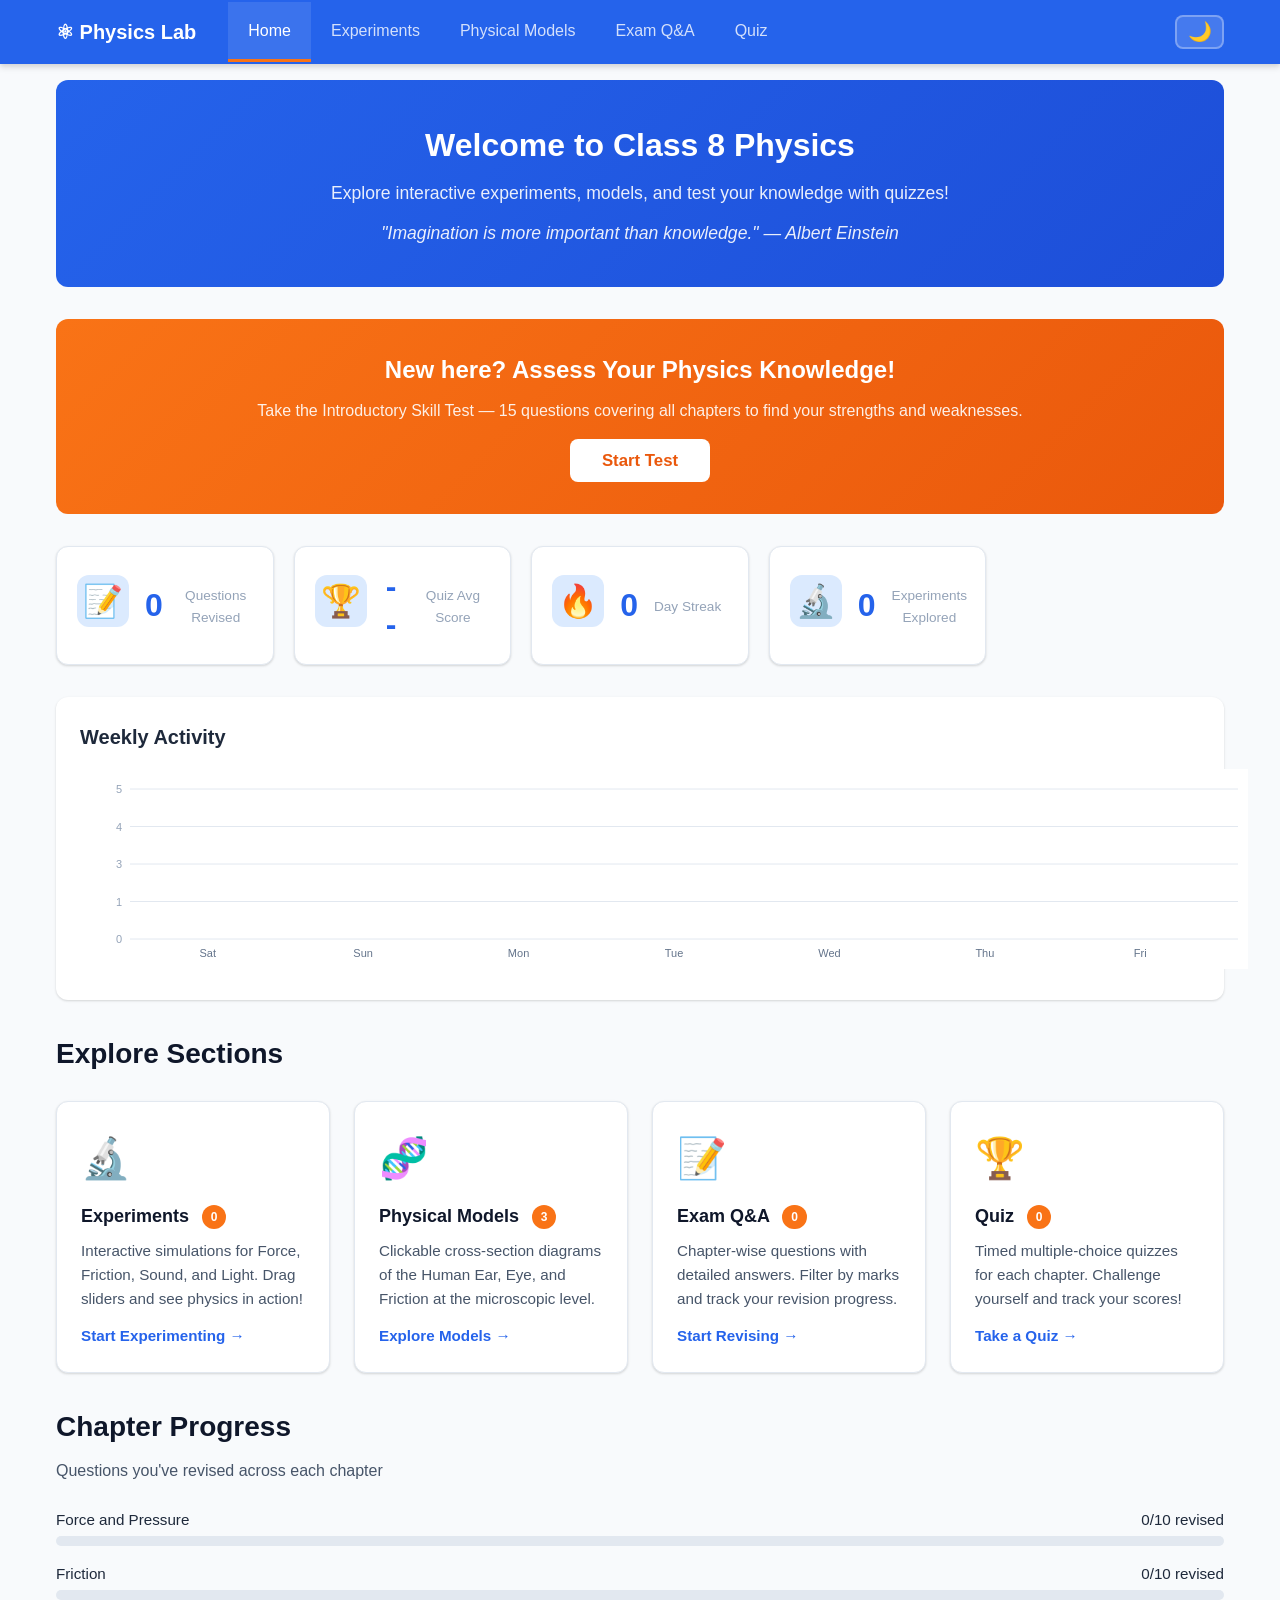
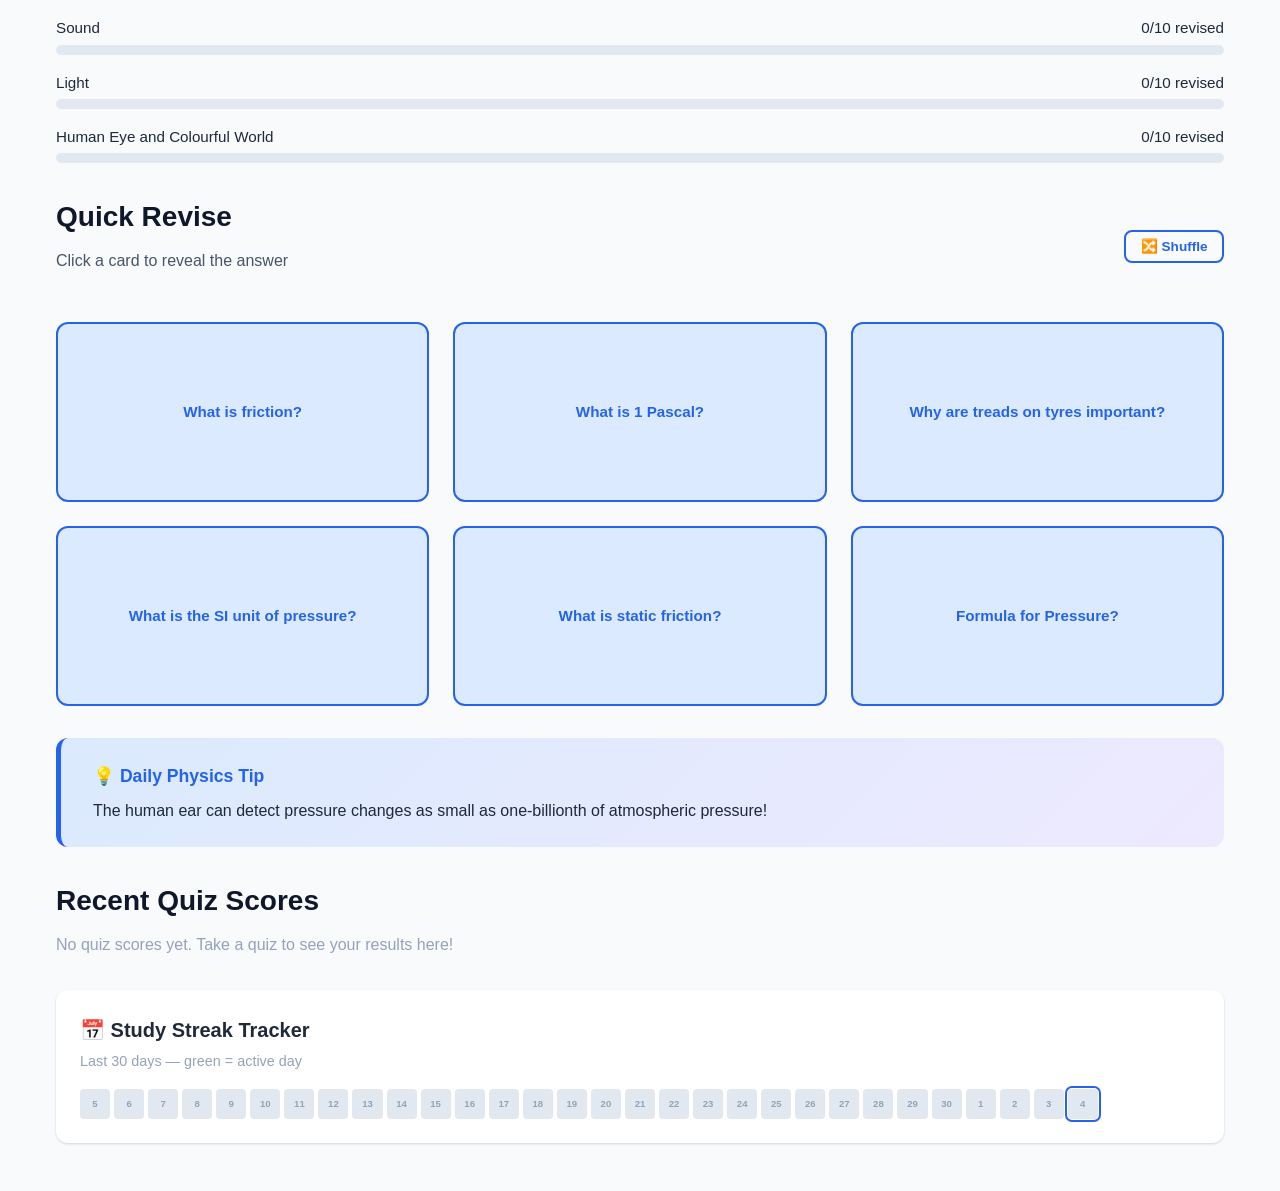
<file: index.html>
<!DOCTYPE html>
<html lang="en">
<head>
  <meta charset="UTF-8">
  <meta name="viewport" content="width=device-width, initial-scale=1.0">
  <title>CBSE Class 8 Physics</title>
  <link rel="stylesheet" href="style.css">
  <style>
    /* ===== Dark Theme ===== */
    body.dark-theme {
      --primary: #3b82f6;
      --primary-dark: #2563eb;
      --primary-light: #1e3a5f;
      --white: #1e293b;
      --gray-50: #0f172a;
      --gray-100: #1e293b;
      --gray-200: #334155;
      --gray-300: #475569;
      --gray-400: #94a3b8;
      --gray-600: #cbd5e1;
      --gray-700: #e2e8f0;
      --gray-800: #f1f5f9;
      --gray-900: #f8fafc;
      color: #f1f5f9;
    }
    body.dark-theme .navbar { background: #1e3a5f; }
    body.dark-theme .hero { background: linear-gradient(135deg, #1e3a5f, #0f172a); }
    body.dark-theme .flashcard-front { background: #1e3a5f; color: #93c5fd; border-color: #3b82f6; }
    body.dark-theme .score-table th { background: #1e3a5f; color: #93c5fd; }

    /* ===== Theme Toggle ===== */
    #themeToggle {
      background: rgba(255,255,255,0.15);
      border: 2px solid rgba(255,255,255,0.3);
      color: #fff;
      font-size: 1.2rem;
      padding: 0.35rem 0.65rem;
      border-radius: 8px;
      cursor: pointer;
      margin-left: auto;
      transition: 0.3s ease;
      line-height: 1;
    }
    #themeToggle:hover { background: rgba(255,255,255,0.25); }

    /* ===== Motivational Quote ===== */
    .hero-quote {
      font-style: italic;
      opacity: 0.85;
      margin-top: 0.75rem;
      font-size: 0.95rem;
    }

    /* ===== Skill Test Banner ===== */
    .skill-banner {
      background: linear-gradient(135deg, #f97316, #ea580c);
      color: #fff;
      border-radius: var(--radius);
      padding: 2rem;
      margin-bottom: 2rem;
      text-align: center;
    }
    .skill-banner h2 { margin-bottom: 0.5rem; font-size: 1.5rem; }
    .skill-banner p { opacity: 0.9; margin-bottom: 1rem; }
    .skill-banner .btn {
      background: #fff;
      color: #ea580c;
      font-weight: 700;
      padding: 0.7rem 2rem;
      font-size: 1.05rem;
    }
    .skill-banner .btn:hover { background: #fff7ed; }

    /* Skill test previous results summary on banner */
    .skill-prev-summary {
      margin-top: 1rem;
      background: rgba(255,255,255,0.15);
      border-radius: 8px;
      padding: 1rem;
      text-align: left;
      display: inline-block;
      min-width: 300px;
    }
    .skill-prev-summary strong { display: block; margin-bottom: 0.5rem; }

    /* ===== Skill Test Modal ===== */
    .skill-modal-overlay {
      display: none;
      position: fixed;
      top: 0; left: 0; right: 0; bottom: 0;
      background: rgba(0,0,0,0.6);
      z-index: 1000;
      align-items: center;
      justify-content: center;
      padding: 1rem;
    }
    .skill-modal-overlay.active { display: flex; }
    .skill-modal {
      background: #fff;
      border-radius: var(--radius);
      max-width: 700px;
      width: 100%;
      max-height: 90vh;
      overflow-y: auto;
      padding: 2rem;
      position: relative;
    }
    body.dark-theme .skill-modal { background: #1e293b; color: #f1f5f9; }
    .skill-modal-close {
      position: absolute;
      top: 1rem; right: 1rem;
      background: none; border: none;
      font-size: 1.5rem; cursor: pointer;
      color: #475569;
    }
    body.dark-theme .skill-modal-close { color: #cbd5e1; }

    /* Skill test progress bar */
    .skill-progress-bar {
      height: 8px;
      background: #e2e8f0;
      border-radius: 4px;
      margin-bottom: 1.5rem;
      overflow: hidden;
    }
    .skill-progress-fill {
      height: 100%;
      background: linear-gradient(90deg, #2563eb, #f97316);
      border-radius: 4px;
      transition: width 0.3s ease;
    }

    /* Skill test question */
    .skill-q-number {
      font-size: 0.85rem;
      color: #94a3b8;
      margin-bottom: 0.25rem;
    }
    .skill-q-chapter {
      display: inline-block;
      background: #dbeafe;
      color: #1d4ed8;
      padding: 0.15rem 0.6rem;
      border-radius: 4px;
      font-size: 0.8rem;
      font-weight: 600;
      margin-bottom: 0.75rem;
    }
    .skill-q-difficulty {
      display: inline-block;
      padding: 0.15rem 0.6rem;
      border-radius: 4px;
      font-size: 0.75rem;
      font-weight: 600;
      margin-left: 0.5rem;
    }
    .skill-q-difficulty.easy { background: #dcfce7; color: #166534; }
    .skill-q-difficulty.medium { background: #fef3c7; color: #b45309; }
    .skill-q-difficulty.hard { background: #fee2e2; color: #991b1b; }
    body.dark-theme .skill-q-chapter { background: #1e3a5f; color: #93c5fd; }
    body.dark-theme .skill-q-difficulty.easy { background: #14532d; color: #86efac; }
    body.dark-theme .skill-q-difficulty.medium { background: #78350f; color: #fde68a; }
    body.dark-theme .skill-q-difficulty.hard { background: #7f1d1d; color: #fca5a5; }

    .skill-q-text {
      font-size: 1.1rem;
      margin-bottom: 1.25rem;
      font-weight: 500;
      line-height: 1.5;
    }
    .skill-options { display: flex; flex-direction: column; gap: 0.6rem; }
    .skill-option {
      padding: 0.85rem 1.1rem;
      background: #f8fafc;
      border: 2px solid #e2e8f0;
      border-radius: 8px;
      cursor: pointer;
      font-size: 0.95rem;
      text-align: left;
      transition: 0.2s ease;
      font-family: inherit;
      color: #1e293b;
    }
    body.dark-theme .skill-option { background: #0f172a; border-color: #334155; color: #f1f5f9; }
    .skill-option:hover { border-color: #2563eb; background: #dbeafe; }
    body.dark-theme .skill-option:hover { background: #1e3a5f; }
    .skill-option.selected { border-color: #2563eb; background: #dbeafe; font-weight: 600; }
    body.dark-theme .skill-option.selected { background: #1e3a5f; }
    .skill-nav { display: flex; justify-content: space-between; margin-top: 1.5rem; }

    /* Skill test results */
    .skill-results h2 { text-align: center; margin-bottom: 0.5rem; }
    .skill-score-big {
      text-align: center;
      font-size: 3rem;
      font-weight: 800;
      margin: 1rem 0 0.25rem;
    }
    .skill-score-big.good { color: #22c55e; }
    .skill-score-big.ok { color: #f97316; }
    .skill-score-big.bad { color: #ef4444; }
    .skill-score-label { text-align: center; color: #94a3b8; margin-bottom: 1.5rem; }
    .skill-chapter-breakdown { margin: 1.5rem 0; }
    .skill-chapter-row {
      display: flex;
      align-items: center;
      gap: 1rem;
      margin-bottom: 0.75rem;
    }
    .skill-chapter-name {
      min-width: 180px;
      font-weight: 500;
      font-size: 0.9rem;
    }
    .skill-chapter-bar-bg {
      flex: 1;
      height: 12px;
      background: #e2e8f0;
      border-radius: 6px;
      overflow: hidden;
    }
    body.dark-theme .skill-chapter-bar-bg { background: #334155; }
    .skill-chapter-bar-fill {
      height: 100%;
      border-radius: 6px;
      transition: width 0.5s ease;
    }
    .skill-chapter-pct { min-width: 45px; font-weight: 700; font-size: 0.9rem; text-align: right; }
    .skill-strengths {
      background: #dcfce7;
      border-radius: 8px;
      padding: 1rem;
      margin-bottom: 0.75rem;
    }
    .skill-weaknesses {
      background: #fee2e2;
      border-radius: 8px;
      padding: 1rem;
      margin-bottom: 1rem;
    }
    body.dark-theme .skill-strengths { background: #14532d; color: #dcfce7; }
    body.dark-theme .skill-weaknesses { background: #7f1d1d; color: #fee2e2; }
    .skill-recommendations {
      background: #dbeafe;
      border-radius: 8px;
      padding: 1rem;
      margin-bottom: 1.5rem;
    }
    body.dark-theme .skill-recommendations { background: #1e3a5f; color: #bfdbfe; }
    .skill-recommendations ul { margin-left: 1.25rem; margin-top: 0.5rem; }
    .skill-recommendations li { margin-bottom: 0.25rem; }

    /* ===== Stats Cards ===== */
    .stats-row {
      display: grid;
      grid-template-columns: repeat(auto-fill, minmax(200px, 1fr));
      gap: 1.25rem;
      margin-bottom: 2rem;
    }
    .stat-card {
      background: #fff;
      border-radius: var(--radius);
      box-shadow: var(--shadow);
      padding: 1.25rem;
      text-align: center;
      transition: var(--transition);
    }
    body.dark-theme .stat-card { background: #1e293b; }
    .stat-card:hover { box-shadow: var(--shadow-lg); transform: translateY(-2px); }
    .stat-icon { font-size: 2rem; margin-bottom: 0.5rem; }
    .stat-number { font-size: 2rem; font-weight: 800; color: #2563eb; }
    .stat-label { font-size: 0.85rem; color: #94a3b8; margin-top: 0.25rem; }

    /* ===== Activity Chart ===== */
    .activity-chart-section {
      background: #fff;
      border-radius: var(--radius);
      box-shadow: var(--shadow);
      padding: 1.5rem;
      margin-bottom: 2rem;
    }
    body.dark-theme .activity-chart-section { background: #1e293b; }
    .activity-chart-section h2 { font-size: 1.25rem; margin-bottom: 1rem; }
    #activityChart { width: 100%; height: 200px; }

    /* ===== Section Card Badges ===== */
    .card-badge {
      display: inline-block;
      background: #f97316;
      color: #fff;
      padding: 0.15rem 0.55rem;
      border-radius: 12px;
      font-size: 0.75rem;
      font-weight: 700;
      margin-left: 0.5rem;
      vertical-align: middle;
    }

    /* ===== Daily Tip ===== */
    .daily-tip {
      background: linear-gradient(135deg, #dbeafe, #ede9fe);
      border-radius: var(--radius);
      padding: 1.5rem 2rem;
      margin-bottom: 2rem;
      border-left: 5px solid #2563eb;
    }
    body.dark-theme .daily-tip { background: linear-gradient(135deg, #1e3a5f, #312e81); border-left-color: #3b82f6; }
    .daily-tip h3 { color: #2563eb; margin-bottom: 0.5rem; font-size: 1.1rem; }
    .daily-tip p { font-size: 1rem; line-height: 1.6; }

    /* ===== Sparkline ===== */
    .sparkline-cell { display: flex; align-items: center; gap: 0.5rem; }
    .sparkline-cell canvas { vertical-align: middle; }

    /* ===== Study Streak Calendar ===== */
    .streak-calendar {
      display: grid;
      grid-template-columns: repeat(auto-fill, minmax(30px, 1fr));
      gap: 4px;
      margin-top: 1rem;
    }
    .streak-day {
      width: 100%;
      aspect-ratio: 1;
      border-radius: 4px;
      display: flex;
      align-items: center;
      justify-content: center;
      font-size: 0.6rem;
      font-weight: 600;
      color: #94a3b8;
    }
    .streak-day.active {
      background: #22c55e;
      color: #fff;
    }
    .streak-day.inactive {
      background: #e2e8f0;
    }
    body.dark-theme .streak-day.inactive { background: #334155; }
    .streak-day.today {
      outline: 2px solid #2563eb;
      outline-offset: 1px;
    }
    .streak-tracker {
      background: #fff;
      border-radius: var(--radius);
      box-shadow: var(--shadow);
      padding: 1.5rem;
      margin-bottom: 2rem;
    }
    body.dark-theme .streak-tracker { background: #1e293b; }
    .streak-tracker h2 { font-size: 1.25rem; margin-bottom: 0.25rem; }
    .streak-tracker .streak-subtitle { color: #94a3b8; font-size: 0.9rem; }

    /* ===== Shuffle Button ===== */
    .flashcard-header {
      display: flex;
      justify-content: space-between;
      align-items: center;
      flex-wrap: wrap;
      gap: 0.5rem;
    }

    @media (max-width: 768px) {
      .skill-chapter-name { min-width: 100px; font-size: 0.8rem; }
      .stats-row { grid-template-columns: repeat(2, 1fr); }
      .skill-modal { padding: 1.25rem; }
    }
  </style>
</head>
<body>
  <nav class="navbar">
    <div class="nav-container">
      <div class="nav-logo">&#9883; Physics Lab</div>
      <ul class="nav-tabs">
        <li><a href="index.html">Home</a></li>
        <li><a href="pages/experiments.html">Experiments</a></li>
        <li><a href="pages/models.html">Physical Models</a></li>
        <li><a href="pages/questions.html">Exam Q&amp;A</a></li>
        <li><a href="pages/quiz.html">Quiz</a></li>
      </ul>
      <button id="themeToggle" title="Toggle dark/light theme">&#9790;</button>
    </div>
  </nav>

  <div class="container">

    <!-- 1. Hero -->
    <div class="hero">
      <h1>Welcome to Class 8 Physics</h1>
      <p>Explore interactive experiments, models, and test your knowledge with quizzes!</p>
      <p class="hero-quote" id="heroQuote"></p>
    </div>

    <!-- 2. Introductory Skill Test Banner -->
    <div class="skill-banner" id="skillBanner">
      <h2>New here? Assess Your Physics Knowledge!</h2>
      <p>Take the Introductory Skill Test &mdash; 15 questions covering all chapters to find your strengths and weaknesses.</p>
      <button class="btn" id="skillStartBtn" onclick="openSkillTest()">Start Test</button>
      <div id="skillPrevSummary"></div>
    </div>

    <!-- Skill Test Modal -->
    <div class="skill-modal-overlay" id="skillModal">
      <div class="skill-modal">
        <button class="skill-modal-close" onclick="closeSkillTest()">&times;</button>
        <div id="skillTestContent"></div>
      </div>
    </div>

    <!-- 3. Stats Cards -->
    <div class="stats-row" id="statsRow">
      <div class="stat-card">
        <div class="stat-icon">&#128221;</div>
        <div class="stat-number" id="statRevised">0</div>
        <div class="stat-label">Questions Revised</div>
      </div>
      <div class="stat-card">
        <div class="stat-icon">&#127942;</div>
        <div class="stat-number" id="statAvgScore">--</div>
        <div class="stat-label">Quiz Avg Score</div>
      </div>
      <div class="stat-card">
        <div class="stat-icon">&#128293;</div>
        <div class="stat-number" id="statStreak">0</div>
        <div class="stat-label">Day Streak</div>
      </div>
      <div class="stat-card">
        <div class="stat-icon">&#128300;</div>
        <div class="stat-number" id="statExperiments">0</div>
        <div class="stat-label">Experiments Explored</div>
      </div>
    </div>

    <!-- 4. Weekly Activity Chart -->
    <div class="activity-chart-section">
      <h2>Weekly Activity</h2>
      <canvas id="activityChart"></canvas>
    </div>

    <!-- 5. Section Cards with Badges -->
    <h2 class="section-title">Explore Sections</h2>
    <div class="card-grid" id="sectionCards">
      <a href="pages/experiments.html" class="card">
        <div class="card-icon">&#128300;</div>
        <h3>Experiments <span class="card-badge" id="badgeExperiments">0</span></h3>
        <p>Interactive simulations for Force, Friction, Sound, and Light. Drag sliders and see physics in action!</p>
        <span class="card-link">Start Experimenting &rarr;</span>
      </a>
      <a href="pages/models.html" class="card">
        <div class="card-icon">&#129516;</div>
        <h3>Physical Models <span class="card-badge">3</span></h3>
        <p>Clickable cross-section diagrams of the Human Ear, Eye, and Friction at the microscopic level.</p>
        <span class="card-link">Explore Models &rarr;</span>
      </a>
      <a href="pages/questions.html" class="card">
        <div class="card-icon">&#128221;</div>
        <h3>Exam Q&amp;A <span class="card-badge" id="badgeQuestions">0</span></h3>
        <p>Chapter-wise questions with detailed answers. Filter by marks and track your revision progress.</p>
        <span class="card-link">Start Revising &rarr;</span>
      </a>
      <a href="pages/quiz.html" class="card">
        <div class="card-icon">&#127942;</div>
        <h3>Quiz <span class="card-badge" id="badgeQuizzes">0</span></h3>
        <p>Timed multiple-choice quizzes for each chapter. Challenge yourself and track your scores!</p>
        <span class="card-link">Take a Quiz &rarr;</span>
      </a>
    </div>

    <!-- 6. Chapter Progress -->
    <div class="progress-section">
      <h2 class="section-title mt-4">Chapter Progress</h2>
      <p class="section-subtitle">Questions you've revised across each chapter</p>
      <div id="progressBars"></div>
    </div>

    <!-- 7. Quick Revise Flashcards -->
    <div class="mt-4">
      <div class="flashcard-header">
        <div>
          <h2 class="section-title">Quick Revise</h2>
          <p class="section-subtitle">Click a card to reveal the answer</p>
        </div>
        <button class="btn btn-outline btn-sm" onclick="renderFlashcards()">&#128256; Shuffle</button>
      </div>
      <div class="flashcard-grid" id="flashcards"></div>
    </div>

    <!-- 8. Daily Physics Tip -->
    <div class="daily-tip mt-4">
      <h3>&#128161; Daily Physics Tip</h3>
      <p id="dailyTip"></p>
    </div>

    <!-- 9. Recent Quiz Scores -->
    <div class="mt-4 mb-3">
      <h2 class="section-title">Recent Quiz Scores</h2>
      <div id="quizHistory"></div>
    </div>

    <!-- 10. Study Streak Tracker -->
    <div class="streak-tracker mt-4 mb-3">
      <h2>&#128197; Study Streak Tracker</h2>
      <p class="streak-subtitle">Last 30 days &mdash; green = active day</p>
      <div class="streak-calendar" id="streakCalendar"></div>
    </div>

  </div>

  <script src="script.js"></script>
  <script>
    // ===== Theme Toggle =====
    (function() {
      const toggle = document.getElementById('themeToggle');
      const saved = localStorage.getItem('theme');
      if (saved === 'dark') {
        document.body.classList.add('dark-theme');
        toggle.textContent = '\u2600';
      }
      toggle.addEventListener('click', function() {
        document.body.classList.toggle('dark-theme');
        const isDark = document.body.classList.contains('dark-theme');
        localStorage.setItem('theme', isDark ? 'dark' : 'light');
        toggle.textContent = isDark ? '\u2600' : '\u263E';
      });
    })();

    // ===== Constants =====
    const chapters = [
      "Force and Pressure",
      "Friction",
      "Sound",
      "Light",
      "Human Eye and Colourful World"
    ];

    const totalPerChapter = {
      "Force and Pressure": 10,
      "Friction": 10,
      "Sound": 10,
      "Light": 10,
      "Human Eye and Colourful World": 10
    };

    // ===== Activity Tracking =====
    function recordActivity(type) {
      var today = new Date().toISOString().slice(0, 10);
      var key = 'activity_' + today;
      var data = Storage.get(key, { questions: 0, quizzes: 0 });
      if (type === 'question') data.questions++;
      if (type === 'quiz') data.quizzes++;
      Storage.set(key, data);
      // Also mark day as active for streak
      var activeDays = Storage.get('activeDays', []);
      if (activeDays.indexOf(today) === -1) {
        activeDays.push(today);
        Storage.set('activeDays', activeDays);
      }
    }

    // ===== 1. Daily Motivational Quote =====
    (function() {
      var quotes = [
        '"The important thing is not to stop questioning." \u2014 Albert Einstein',
        '"Physics is experience, arranged in economical order." \u2014 Ernst Mach',
        '"Imagination is more important than knowledge." \u2014 Albert Einstein',
        '"Nothing in life is to be feared, it is only to be understood." \u2014 Marie Curie',
        '"The only way to learn physics is to do physics." \u2014 Richard Feynman',
        '"What we observe is not nature itself, but nature exposed to our method of questioning." \u2014 Werner Heisenberg',
        '"Science is a way of thinking much more than it is a body of knowledge." \u2014 Carl Sagan',
        '"In the middle of difficulty lies opportunity." \u2014 Albert Einstein',
        '"Logic will get you from A to Z; imagination will get you everywhere." \u2014 Albert Einstein',
        '"The universe is under no obligation to make sense to you." \u2014 Neil deGrasse Tyson',
        '"If you can\'t explain it simply, you don\'t understand it well enough." \u2014 Albert Einstein',
        '"Equipped with his five senses, man explores the universe and calls the adventure Science." \u2014 Edwin Hubble',
        '"Energy cannot be created or destroyed; it can only be changed from one form to another." \u2014 Albert Einstein',
        '"Every great advance in science has issued from a new audacity of imagination." \u2014 John Dewey'
      ];
      var dayOfYear = Math.floor((new Date() - new Date(new Date().getFullYear(), 0, 0)) / 86400000);
      document.getElementById('heroQuote').textContent = quotes[dayOfYear % quotes.length];
    })();

    // ===== 2. Skill Test =====
    var skillTestQuestions = [
      // Force and Pressure
      { chapter: "Force and Pressure", question: "What is the SI unit of force?", options: ["Pascal", "Newton", "Joule", "Watt"], correct: 1, difficulty: "easy" },
      { chapter: "Force and Pressure", question: "Atmospheric pressure is caused by the weight of:", options: ["Water in oceans", "Air above us", "Soil and rocks", "Clouds in the sky"], correct: 1, difficulty: "medium" },
      { chapter: "Force and Pressure", question: "A block of weight 100 N rests on a surface of area 0.5 m\u00B2. What is the pressure exerted?", options: ["50 Pa", "200 Pa", "100 Pa", "500 Pa"], correct: 1, difficulty: "hard" },
      // Friction
      { chapter: "Friction", question: "Friction always acts in a direction _____ to the motion of an object.", options: ["Same", "Opposite", "Perpendicular", "Diagonal"], correct: 1, difficulty: "easy" },
      { chapter: "Friction", question: "Which type of friction is the weakest?", options: ["Static friction", "Sliding friction", "Rolling friction", "Fluid friction"], correct: 2, difficulty: "medium" },
      { chapter: "Friction", question: "A ball bearing reduces friction by converting:", options: ["Static friction to sliding", "Sliding friction to rolling", "Rolling friction to static", "Fluid friction to sliding"], correct: 1, difficulty: "hard" },
      // Sound
      { chapter: "Sound", question: "Sound is produced by:", options: ["Heating objects", "Vibrating objects", "Painting objects", "Cooling objects"], correct: 1, difficulty: "easy" },
      { chapter: "Sound", question: "What is the audible range of frequency for humans?", options: ["10 Hz to 10,000 Hz", "20 Hz to 20,000 Hz", "50 Hz to 50,000 Hz", "100 Hz to 100,000 Hz"], correct: 1, difficulty: "medium" },
      { chapter: "Sound", question: "Sound cannot travel through:", options: ["Solids", "Liquids", "Gases", "Vacuum"], correct: 3, difficulty: "hard" },
      // Light
      { chapter: "Light", question: "The angle of incidence is equal to the angle of:", options: ["Refraction", "Reflection", "Dispersion", "Diffraction"], correct: 1, difficulty: "easy" },
      { chapter: "Light", question: "Which of the following can form a real image?", options: ["Plane mirror", "Convex mirror", "Concave mirror", "All mirrors"], correct: 2, difficulty: "medium" },
      { chapter: "Light", question: "White light splits into seven colours when passed through a prism. This phenomenon is called:", options: ["Reflection", "Refraction", "Dispersion", "Total internal reflection"], correct: 2, difficulty: "hard" },
      // Human Eye
      { chapter: "Human Eye", question: "Which part of the eye controls the amount of light entering?", options: ["Cornea", "Retina", "Iris", "Lens"], correct: 2, difficulty: "easy" },
      { chapter: "Human Eye", question: "The least distance of distinct vision for a normal eye is:", options: ["15 cm", "20 cm", "25 cm", "30 cm"], correct: 2, difficulty: "medium" },
      { chapter: "Human Eye", question: "A person who cannot see nearby objects clearly suffers from:", options: ["Myopia", "Hypermetropia", "Presbyopia", "Astigmatism"], correct: 1, difficulty: "hard" }
    ];

    var skillTestState = { currentQ: 0, answers: [] };

    function openSkillTest() {
      document.getElementById('skillModal').classList.add('active');
      skillTestState = { currentQ: 0, answers: new Array(15).fill(-1) };
      renderSkillQuestion();
    }

    function closeSkillTest() {
      document.getElementById('skillModal').classList.remove('active');
    }

    function renderSkillQuestion() {
      var i = skillTestState.currentQ;
      var q = skillTestQuestions[i];
      var total = skillTestQuestions.length;
      var pct = ((i) / total) * 100;
      var selected = skillTestState.answers[i];

      var html = '<h2 style="margin-bottom:1rem;">Introductory Skill Test</h2>';
      html += '<div class="skill-progress-bar"><div class="skill-progress-fill" style="width:' + pct + '%"></div></div>';
      html += '<div class="skill-q-number">Question ' + (i + 1) + ' of ' + total + '</div>';
      html += '<span class="skill-q-chapter">' + q.chapter + '</span>';
      html += '<span class="skill-q-difficulty ' + q.difficulty + '">' + q.difficulty.toUpperCase() + '</span>';
      html += '<div class="skill-q-text">' + q.question + '</div>';
      html += '<div class="skill-options">';
      for (var j = 0; j < q.options.length; j++) {
        var sel = (selected === j) ? ' selected' : '';
        html += '<button class="skill-option' + sel + '" onclick="selectSkillAnswer(' + j + ')">' + q.options[j] + '</button>';
      }
      html += '</div>';
      html += '<div class="skill-nav">';
      if (i > 0) html += '<button class="btn btn-outline btn-sm" onclick="skillTestState.currentQ--;renderSkillQuestion();">&larr; Previous</button>';
      else html += '<span></span>';
      if (i < total - 1) html += '<button class="btn btn-primary btn-sm" onclick="nextSkillQuestion()">Next &rarr;</button>';
      else html += '<button class="btn btn-orange btn-sm" onclick="submitSkillTest()">Submit Test</button>';
      html += '</div>';

      document.getElementById('skillTestContent').innerHTML = html;
    }

    function selectSkillAnswer(idx) {
      skillTestState.answers[skillTestState.currentQ] = idx;
      renderSkillQuestion();
    }

    function nextSkillQuestion() {
      if (skillTestState.answers[skillTestState.currentQ] === -1) {
        alert('Please select an answer before proceeding.');
        return;
      }
      skillTestState.currentQ++;
      renderSkillQuestion();
    }

    function submitSkillTest() {
      if (skillTestState.answers[skillTestState.currentQ] === -1) {
        alert('Please select an answer before submitting.');
        return;
      }
      // Check if all answered
      for (var k = 0; k < 15; k++) {
        if (skillTestState.answers[k] === -1) {
          alert('Please answer all questions. Question ' + (k + 1) + ' is unanswered.');
          skillTestState.currentQ = k;
          renderSkillQuestion();
          return;
        }
      }

      // Calculate results
      var chapterMap = {};
      var chapterNames = ["Force and Pressure", "Friction", "Sound", "Light", "Human Eye"];
      chapterNames.forEach(function(c) { chapterMap[c] = { correct: 0, total: 0 }; });

      var totalCorrect = 0;
      for (var i = 0; i < 15; i++) {
        var q = skillTestQuestions[i];
        var chKey = q.chapter === "Human Eye" ? "Human Eye" : q.chapter;
        // Normalize chapter name for mapping
        var mapKey = chapterNames.find(function(cn) { return q.chapter.indexOf(cn) !== -1 || cn.indexOf(q.chapter) !== -1; });
        if (!mapKey) mapKey = q.chapter;
        if (!chapterMap[mapKey]) chapterMap[mapKey] = { correct: 0, total: 0 };
        chapterMap[mapKey].total++;
        if (skillTestState.answers[i] === q.correct) {
          chapterMap[mapKey].correct++;
          totalCorrect++;
        }
      }

      var result = {
        totalCorrect: totalCorrect,
        totalQuestions: 15,
        percentage: Math.round((totalCorrect / 15) * 100),
        chapters: {},
        date: new Date().toISOString()
      };
      chapterNames.forEach(function(c) {
        var d = chapterMap[c];
        result.chapters[c] = {
          correct: d.correct,
          total: d.total,
          percentage: Math.round((d.correct / d.total) * 100)
        };
      });

      Storage.set('skillTestResult', result);
      recordActivity('quiz');
      showSkillResults(result);
      renderSkillBannerSummary();
    }

    function showSkillResults(result) {
      var chapterNames = ["Force and Pressure", "Friction", "Sound", "Light", "Human Eye"];
      var scoreClass = result.percentage >= 70 ? 'good' : (result.percentage >= 40 ? 'ok' : 'bad');

      var html = '<div class="skill-results">';
      html += '<h2>Skill Test Complete!</h2>';
      html += '<div class="skill-score-big ' + scoreClass + '">' + result.percentage + '%</div>';
      html += '<div class="skill-score-label">' + result.totalCorrect + ' out of ' + result.totalQuestions + ' correct</div>';

      // Chapter breakdown
      html += '<div class="skill-chapter-breakdown">';
      chapterNames.forEach(function(ch) {
        var d = result.chapters[ch];
        var pct = d.percentage;
        var color = pct >= 70 ? '#22c55e' : (pct >= 40 ? '#f97316' : '#ef4444');
        html += '<div class="skill-chapter-row">';
        html += '<div class="skill-chapter-name">' + ch + '</div>';
        html += '<div class="skill-chapter-bar-bg"><div class="skill-chapter-bar-fill" style="width:' + pct + '%;background:' + color + '"></div></div>';
        html += '<div class="skill-chapter-pct" style="color:' + color + '">' + pct + '%</div>';
        html += '</div>';
      });
      html += '</div>';

      // Strengths and weaknesses
      var strong = [];
      var weak = [];
      chapterNames.forEach(function(ch) {
        if (result.chapters[ch].percentage >= 67) strong.push(ch);
        else if (result.chapters[ch].percentage <= 33) weak.push(ch);
      });

      if (strong.length > 0) {
        html += '<div class="skill-strengths"><strong>&#9989; Strong in:</strong> ' + strong.join(', ') + '</div>';
      }
      if (weak.length > 0) {
        html += '<div class="skill-weaknesses"><strong>&#10060; Needs practice:</strong> ' + weak.join(', ') + '</div>';
      }

      // Recommendations
      html += '<div class="skill-recommendations"><strong>&#128218; Recommendations:</strong><ul>';
      chapterNames.forEach(function(ch) {
        var pct = result.chapters[ch].percentage;
        if (pct < 67) {
          html += '<li>Review <strong>' + ch + '</strong> chapter &mdash; ';
          if (pct <= 33) html += 'start with basics and key definitions.';
          else html += 'focus on application-based and numerical problems.';
          html += '</li>';
        }
      });
      if (result.percentage >= 70) {
        html += '<li>Great job! Try the chapter-specific quizzes to push for 100%.</li>';
      }
      html += '</ul></div>';

      html += '<div style="text-align:center;"><button class="btn btn-primary" onclick="closeSkillTest()">Back to Dashboard</button> ';
      html += '<button class="btn btn-outline" style="margin-left:0.5rem" onclick="openSkillTest()">Retake Test</button></div>';
      html += '</div>';

      document.getElementById('skillTestContent').innerHTML = html;
    }

    function renderSkillBannerSummary() {
      var result = Storage.get('skillTestResult', null);
      var summaryEl = document.getElementById('skillPrevSummary');
      var startBtn = document.getElementById('skillStartBtn');
      if (!result) {
        summaryEl.innerHTML = '';
        return;
      }
      startBtn.textContent = 'Retake Test';

      var chapterNames = ["Force and Pressure", "Friction", "Sound", "Light", "Human Eye"];
      var strong = [];
      var weak = [];
      chapterNames.forEach(function(ch) {
        if (result.chapters[ch].percentage >= 67) strong.push(ch);
        else if (result.chapters[ch].percentage <= 33) weak.push(ch);
      });

      var html = '<div class="skill-prev-summary">';
      html += '<strong>Previous Result: ' + result.percentage + '% (' + result.totalCorrect + '/' + result.totalQuestions + ')</strong>';
      if (strong.length > 0) html += '<div>&#9989; Strong: ' + strong.join(', ') + '</div>';
      if (weak.length > 0) html += '<div>&#10060; Needs practice: ' + weak.join(', ') + '</div>';
      html += '</div>';
      summaryEl.innerHTML = html;
    }

    // ===== 3. Stats Cards =====
    function renderStats() {
      // Questions revised
      var revised = Storage.get('revisedQuestions', []);
      document.getElementById('statRevised').textContent = revised.length;

      // Quiz avg score
      var scores = getQuizScores();
      if (scores.length > 0) {
        var avg = Math.round(scores.reduce(function(sum, s) { return sum + (s.correct / s.total) * 100; }, 0) / scores.length);
        document.getElementById('statAvgScore').textContent = avg + '%';
      }

      // Study streak
      var activeDays = Storage.get('activeDays', []);
      var streak = 0;
      var d = new Date();
      while (true) {
        var dateStr = d.toISOString().slice(0, 10);
        if (activeDays.indexOf(dateStr) !== -1) {
          streak++;
          d.setDate(d.getDate() - 1);
        } else {
          break;
        }
      }
      document.getElementById('statStreak').textContent = streak;

      // Experiments explored
      var experiments = Storage.get('experimentsExplored', []);
      document.getElementById('statExperiments').textContent = experiments.length;

      // Badges
      document.getElementById('badgeExperiments').textContent = experiments.length;
      document.getElementById('badgeQuestions').textContent = revised.length;
      document.getElementById('badgeQuizzes').textContent = scores.length;
    }

    // ===== 4. Weekly Activity Chart =====
    function renderActivityChart() {
      var canvas = document.getElementById('activityChart');
      var ctx = canvas.getContext('2d');
      var dpr = window.devicePixelRatio || 1;
      var rect = canvas.parentElement.getBoundingClientRect();
      canvas.width = rect.width * dpr;
      canvas.height = 200 * dpr;
      canvas.style.width = rect.width + 'px';
      canvas.style.height = '200px';
      ctx.scale(dpr, dpr);

      var w = rect.width;
      var h = 200;
      var days = [];
      var labels = [];
      for (var i = 6; i >= 0; i--) {
        var d = new Date();
        d.setDate(d.getDate() - i);
        var key = 'activity_' + d.toISOString().slice(0, 10);
        var data = Storage.get(key, { questions: 0, quizzes: 0 });
        days.push(data.questions + data.quizzes);
        labels.push(d.toLocaleDateString('en', { weekday: 'short' }));
      }

      var maxVal = Math.max.apply(null, days.concat([5]));
      var barWidth = (w - 80) / 7;
      var chartLeft = 50;
      var chartBottom = h - 30;
      var chartTop = 20;
      var chartH = chartBottom - chartTop;

      // Background
      var isDark = document.body.classList.contains('dark-theme');
      ctx.fillStyle = isDark ? '#1e293b' : '#fff';
      ctx.fillRect(0, 0, w, h);

      // Grid lines
      ctx.strokeStyle = isDark ? '#334155' : '#e2e8f0';
      ctx.lineWidth = 1;
      for (var g = 0; g <= 4; g++) {
        var y = chartBottom - (g / 4) * chartH;
        ctx.beginPath();
        ctx.moveTo(chartLeft, y);
        ctx.lineTo(w - 10, y);
        ctx.stroke();
        ctx.fillStyle = isDark ? '#94a3b8' : '#94a3b8';
        ctx.font = '11px sans-serif';
        ctx.textAlign = 'right';
        ctx.fillText(Math.round((g / 4) * maxVal), chartLeft - 8, y + 4);
      }

      // Bars
      for (var b = 0; b < 7; b++) {
        var barH = (days[b] / maxVal) * chartH;
        var x = chartLeft + b * barWidth + barWidth * 0.2;
        var bw = barWidth * 0.6;
        var y = chartBottom - barH;

        var gradient = ctx.createLinearGradient(x, y, x, chartBottom);
        gradient.addColorStop(0, '#f97316');
        gradient.addColorStop(1, '#2563eb');
        ctx.fillStyle = gradient;
        ctx.beginPath();
        ctx.roundRect(x, y, bw, barH, [4, 4, 0, 0]);
        ctx.fill();

        // Value on top
        if (days[b] > 0) {
          ctx.fillStyle = isDark ? '#f1f5f9' : '#334155';
          ctx.font = 'bold 12px sans-serif';
          ctx.textAlign = 'center';
          ctx.fillText(days[b], x + bw / 2, y - 6);
        }

        // Label
        ctx.fillStyle = isDark ? '#94a3b8' : '#64748b';
        ctx.font = '11px sans-serif';
        ctx.textAlign = 'center';
        ctx.fillText(labels[b], x + bw / 2, chartBottom + 18);
      }
    }

    // ===== 6. Chapter Progress (color-coded) =====
    function renderProgress() {
      var container = document.getElementById('progressBars');
      var revised = getRevisedQuestions();

      container.innerHTML = chapters.map(function(ch) {
        var count = revised.filter(function(id) { return id.startsWith(ch + '|'); }).length;
        var total = totalPerChapter[ch];
        var pct = Math.min(100, Math.round((count / total) * 100));
        var color;
        if (pct < 30) color = '#ef4444';
        else if (pct < 70) color = '#f97316';
        else color = '#22c55e';
        return '<div class="progress-item">' +
          '<div class="progress-label"><span>' + ch + '</span><span>' + count + '/' + total + ' revised</span></div>' +
          '<div class="progress-bar"><div class="progress-fill" style="width:' + pct + '%;background:' + color + '"></div></div>' +
          '</div>';
      }).join('');
    }

    // ===== 7. Flashcards (6 cards with shuffle) =====
    function renderFlashcards() {
      var container = document.getElementById('flashcards');
      var cards = randomPick(physicsFacts, 6);
      container.innerHTML = cards.map(function(card) {
        return '<div class="flashcard" onclick="this.classList.toggle(\'flipped\')">' +
          '<div class="flashcard-inner">' +
          '<div class="flashcard-front">' + card.q + '</div>' +
          '<div class="flashcard-back">' + card.a + '</div>' +
          '</div></div>';
      }).join('');
    }

    // ===== 8. Daily Physics Tip =====
    (function() {
      var tips = [
        "If you could fold a piece of paper 42 times, it would reach the Moon! Each fold doubles the thickness, demonstrating exponential growth.",
        "Sound travels about 4 times faster in water than in air because water molecules are packed more closely together.",
        "The speed of light is so fast that it could travel around the Earth 7.5 times in just one second!",
        "Friction produces heat \u2014 that is why rubbing your hands together warms them up. The kinetic energy converts to thermal energy.",
        "Your eye can distinguish about 10 million different colors thanks to three types of cone cells in the retina.",
        "Pressure increases with depth in a liquid. That is why deep-sea divers need special suits to withstand the enormous pressure.",
        "A concave mirror can produce both real and virtual images depending on where the object is placed relative to the focus.",
        "Static friction is stronger than kinetic friction \u2014 it takes more force to start moving an object than to keep it moving.",
        "The human ear can detect pressure changes as small as one-billionth of atmospheric pressure!",
        "White light is actually a mixture of seven colors (VIBGYOR), which you can see when light passes through a prism.",
        "Force is a vector quantity \u2014 it has both magnitude and direction. Push and pull are both forces.",
        "Rolling friction is much less than sliding friction, which is why we use wheels for transportation.",
        "The image formed on your retina is actually upside down \u2014 your brain flips it right-side up!",
        "Thunder and lightning happen at the same time, but we see lightning first because light travels much faster than sound.",
        "A mosquito can stand on water because of surface tension, which is related to cohesive forces between water molecules.",
        "The iris of your eye works like the aperture of a camera, controlling how much light enters.",
        "Ultrasound waves (above 20,000 Hz) are used in medical imaging because they can pass through soft tissue.",
        "A plane mirror always forms a virtual, erect, and same-sized image of the object.",
        "Atmospheric pressure at sea level is about 101,325 Pa \u2014 equivalent to a 1 kg weight on every square centimetre!",
        "Friction is essential for walking \u2014 without it, your feet would slip on the ground like on ice.",
        "Noise pollution, caused by sounds above 80 dB, can cause hearing damage over time.",
        "The cornea of the eye does most of the light focusing \u2014 the lens only fine-tunes the focus.",
        "Hydraulic machines work on Pascal\u2019s law: pressure applied to a confined fluid is transmitted equally in all directions.",
        "When you see a rainbow, you are actually seeing sunlight being dispersed by millions of water droplets in the air.",
        "Ball bearings convert sliding friction into rolling friction, making machines more efficient.",
        "The blind spot in your eye is where the optic nerve connects to the retina \u2014 there are no light-detecting cells there.",
        "Sound needs a medium to travel. Astronauts in space cannot hear each other without radio communication.",
        "The normal to a mirror at the point of incidence is an imaginary line perpendicular to the mirror surface.",
        "Streamlined shapes reduce fluid friction \u2014 that is why fish, birds, and aeroplanes have tapering bodies.",
        "A total of 1 Pascal of pressure means a force of 1 Newton is spread over an area of 1 square metre."
      ];
      var dayOfYear = Math.floor((new Date() - new Date(new Date().getFullYear(), 0, 0)) / 86400000);
      document.getElementById('dailyTip').textContent = tips[dayOfYear % tips.length];
    })();

    // ===== 9. Quiz History with Sparkline =====
    function renderQuizHistory() {
      var container = document.getElementById('quizHistory');
      var scores = getQuizScores();
      if (scores.length === 0) {
        container.innerHTML = '<p style="color: var(--gray-400);">No quiz scores yet. Take a quiz to see your results here!</p>';
        return;
      }

      var html = '<table class="score-table"><thead><tr>' +
        '<th>Date</th><th>Chapter</th><th>Score</th><th>Time</th><th>Trend</th>' +
        '</tr></thead><tbody>';
      scores.forEach(function(s, idx) {
        html += '<tr><td>' + s.date + '</td><td>' + s.chapter + '</td>' +
          '<td>' + s.correct + '/' + s.total + '</td><td>' + s.timeTaken + '</td>' +
          '<td class="sparkline-cell"><canvas id="spark' + idx + '" width="60" height="24"></canvas></td></tr>';
      });
      html += '</tbody></table>';
      container.innerHTML = html;

      // Draw sparklines
      var percentages = scores.map(function(s) { return (s.correct / s.total) * 100; }).reverse();
      scores.forEach(function(s, idx) {
        var canvas = document.getElementById('spark' + idx);
        if (!canvas) return;
        var ctx = canvas.getContext('2d');
        var pts = percentages.slice(Math.max(0, percentages.length - 5));
        if (pts.length < 2) return;
        var maxV = 100;
        var minV = 0;
        var w = 60;
        var h = 24;
        ctx.strokeStyle = '#2563eb';
        ctx.lineWidth = 2;
        ctx.beginPath();
        pts.forEach(function(v, j) {
          var x = (j / (pts.length - 1)) * (w - 4) + 2;
          var y = h - 2 - ((v - minV) / (maxV - minV)) * (h - 4);
          if (j === 0) ctx.moveTo(x, y);
          else ctx.lineTo(x, y);
        });
        ctx.stroke();
        // Dot on current position
        var lastX = w - 2;
        var lastY = h - 2 - ((pts[pts.length - 1] - minV) / (maxV - minV)) * (h - 4);
        ctx.beginPath();
        ctx.arc(lastX, lastY, 3, 0, Math.PI * 2);
        ctx.fillStyle = '#f97316';
        ctx.fill();
      });
    }

    // ===== 10. Study Streak Calendar =====
    function renderStreakCalendar() {
      var container = document.getElementById('streakCalendar');
      var activeDays = Storage.get('activeDays', []);
      var today = new Date();
      var todayStr = today.toISOString().slice(0, 10);
      var html = '';

      for (var i = 29; i >= 0; i--) {
        var d = new Date();
        d.setDate(d.getDate() - i);
        var dateStr = d.toISOString().slice(0, 10);
        var isActive = activeDays.indexOf(dateStr) !== -1;
        var isToday = dateStr === todayStr;
        var cls = 'streak-day';
        if (isActive) cls += ' active';
        else cls += ' inactive';
        if (isToday) cls += ' today';
        var dayNum = d.getDate();
        html += '<div class="' + cls + '" title="' + dateStr + '">' + dayNum + '</div>';
      }

      container.innerHTML = html;
    }

    // ===== Initialize Everything =====
    renderSkillBannerSummary();
    renderStats();
    renderActivityChart();
    renderProgress();
    renderFlashcards();
    renderQuizHistory();
    renderStreakCalendar();

    // Redraw chart on resize
    window.addEventListener('resize', renderActivityChart);
  </script>
</body>
</html>
</file>
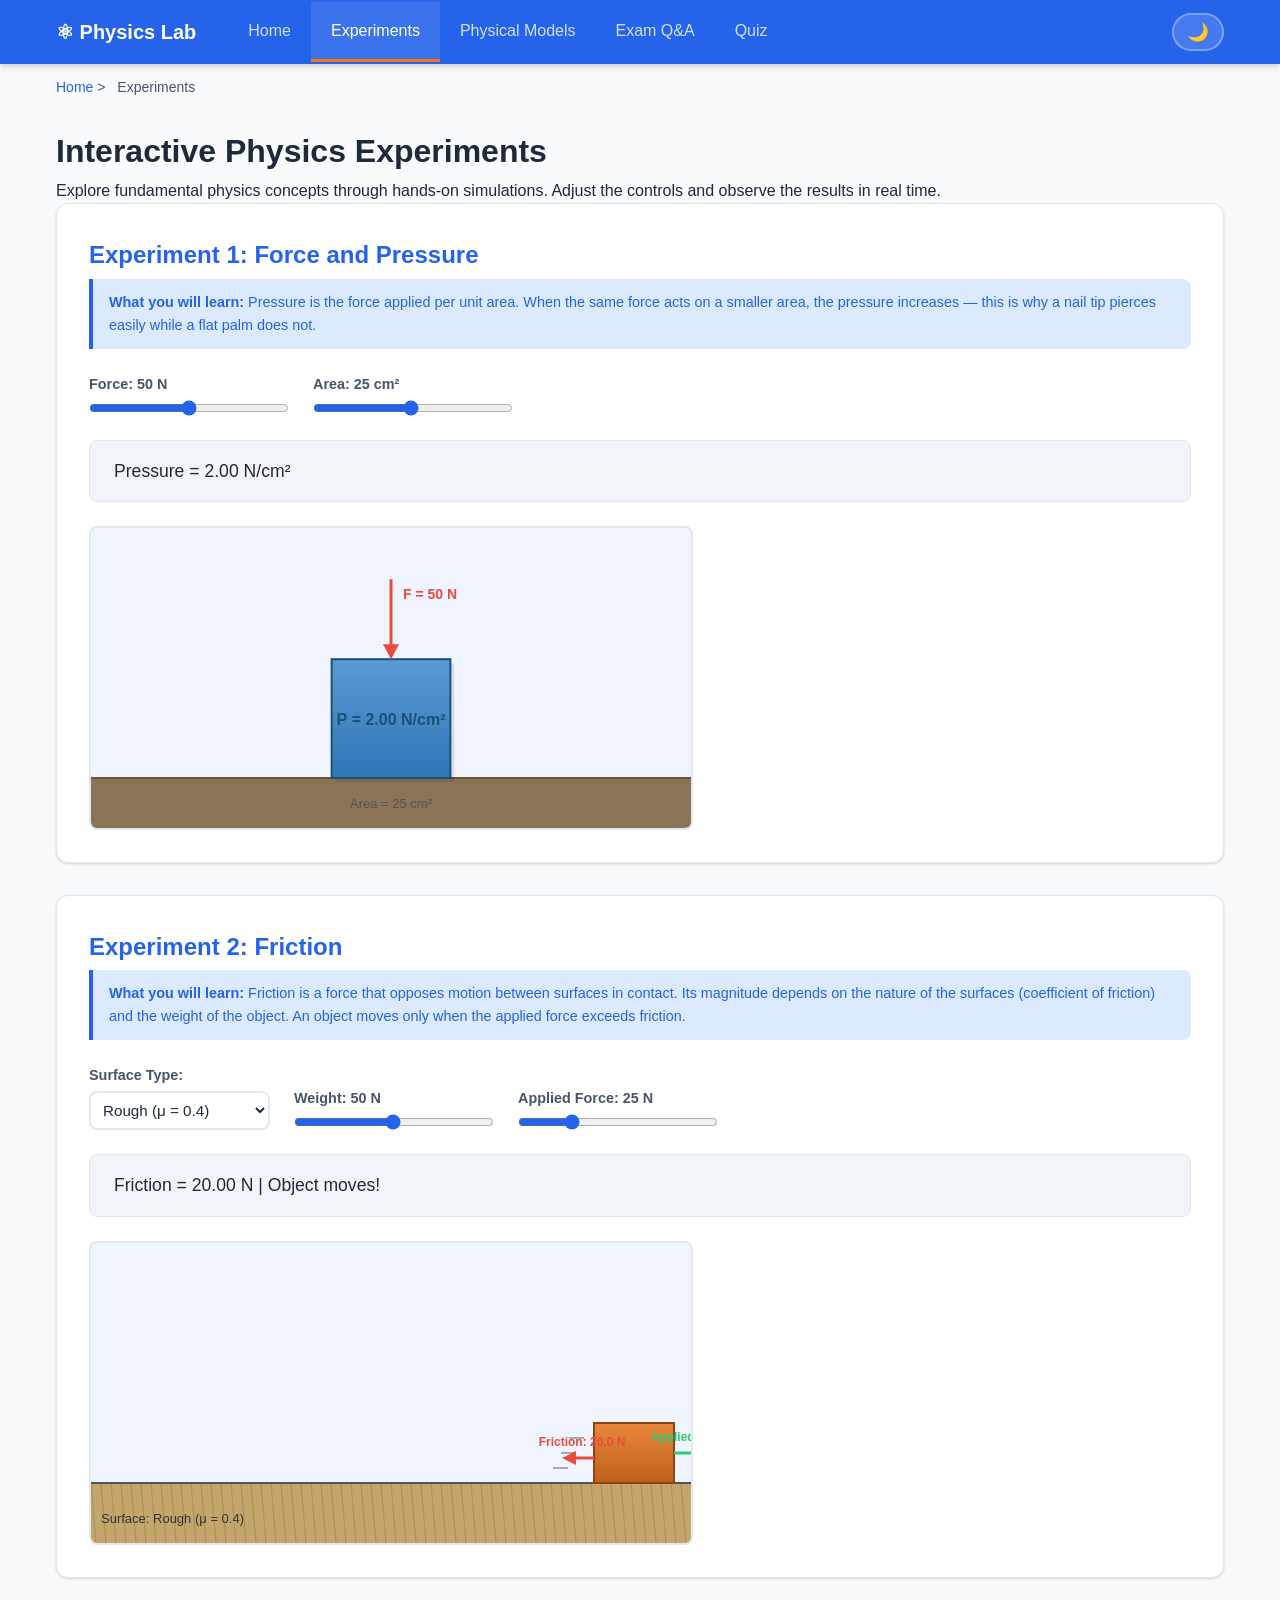
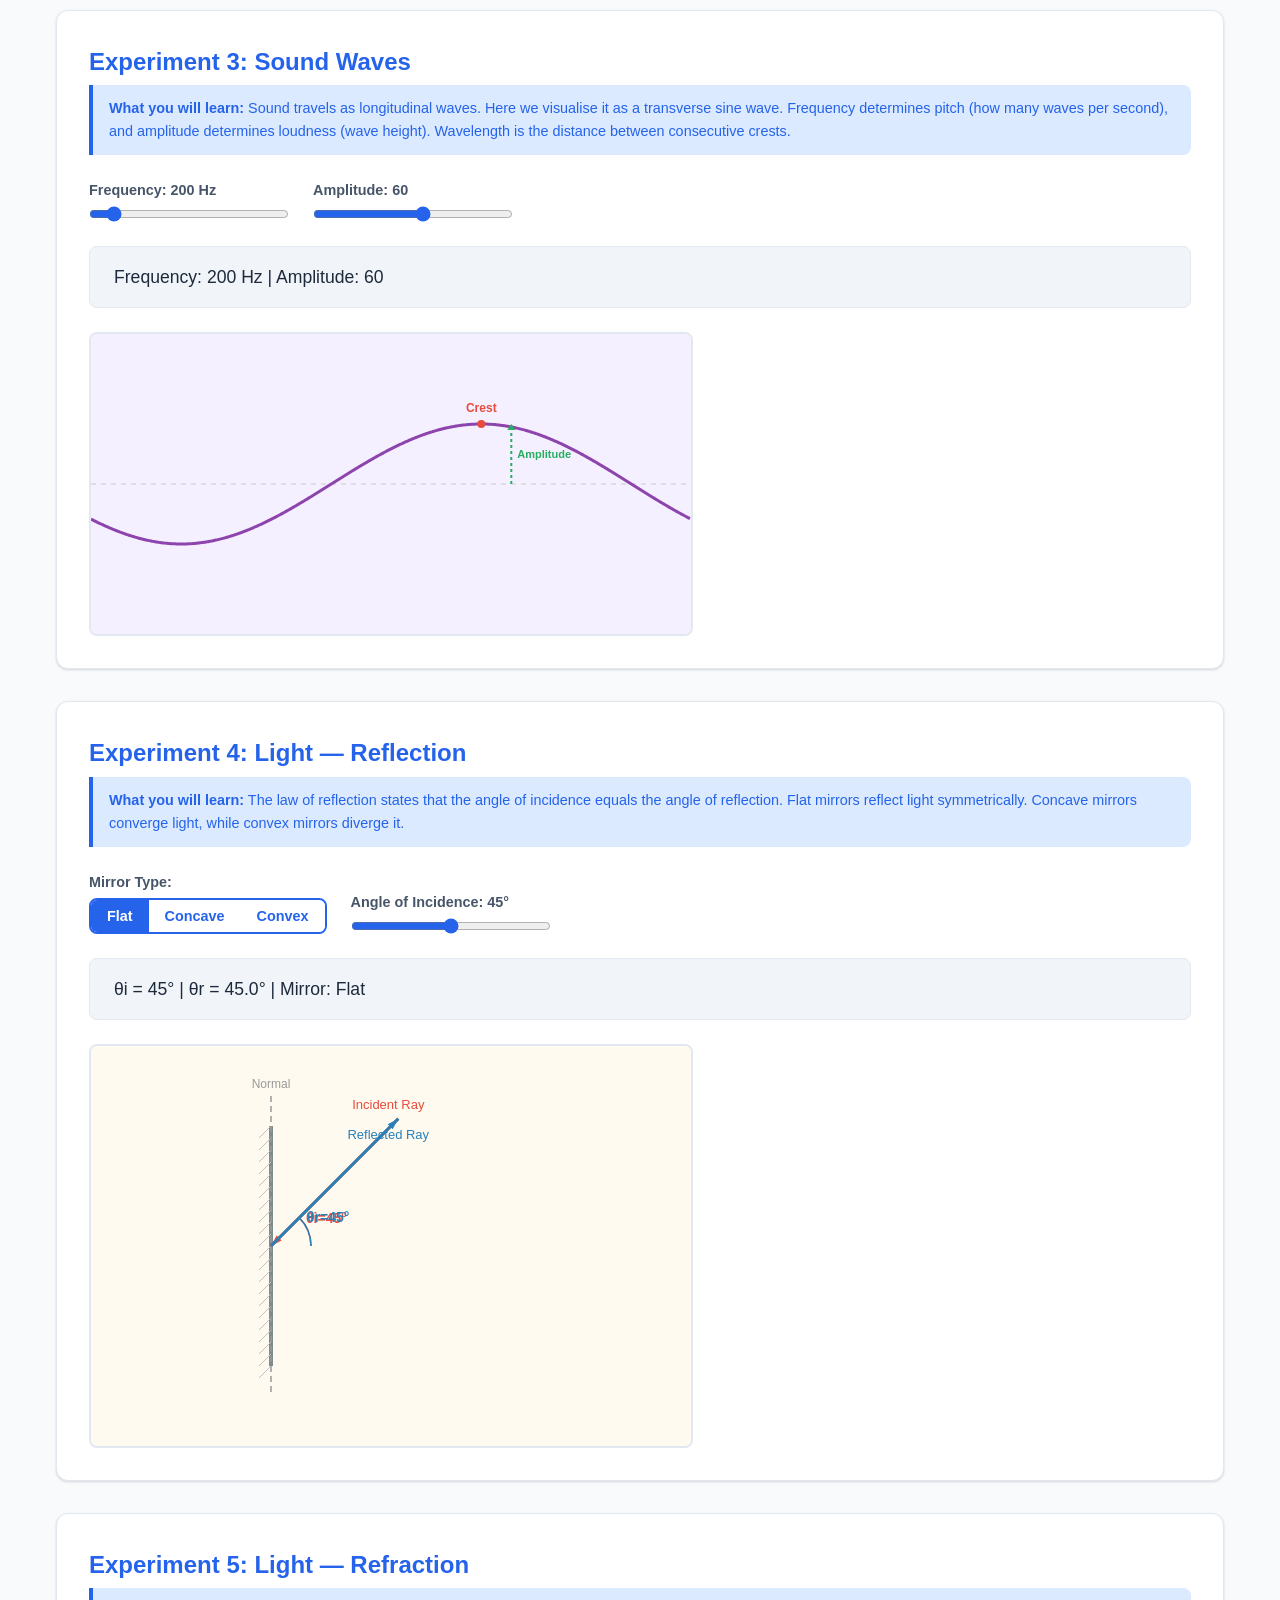
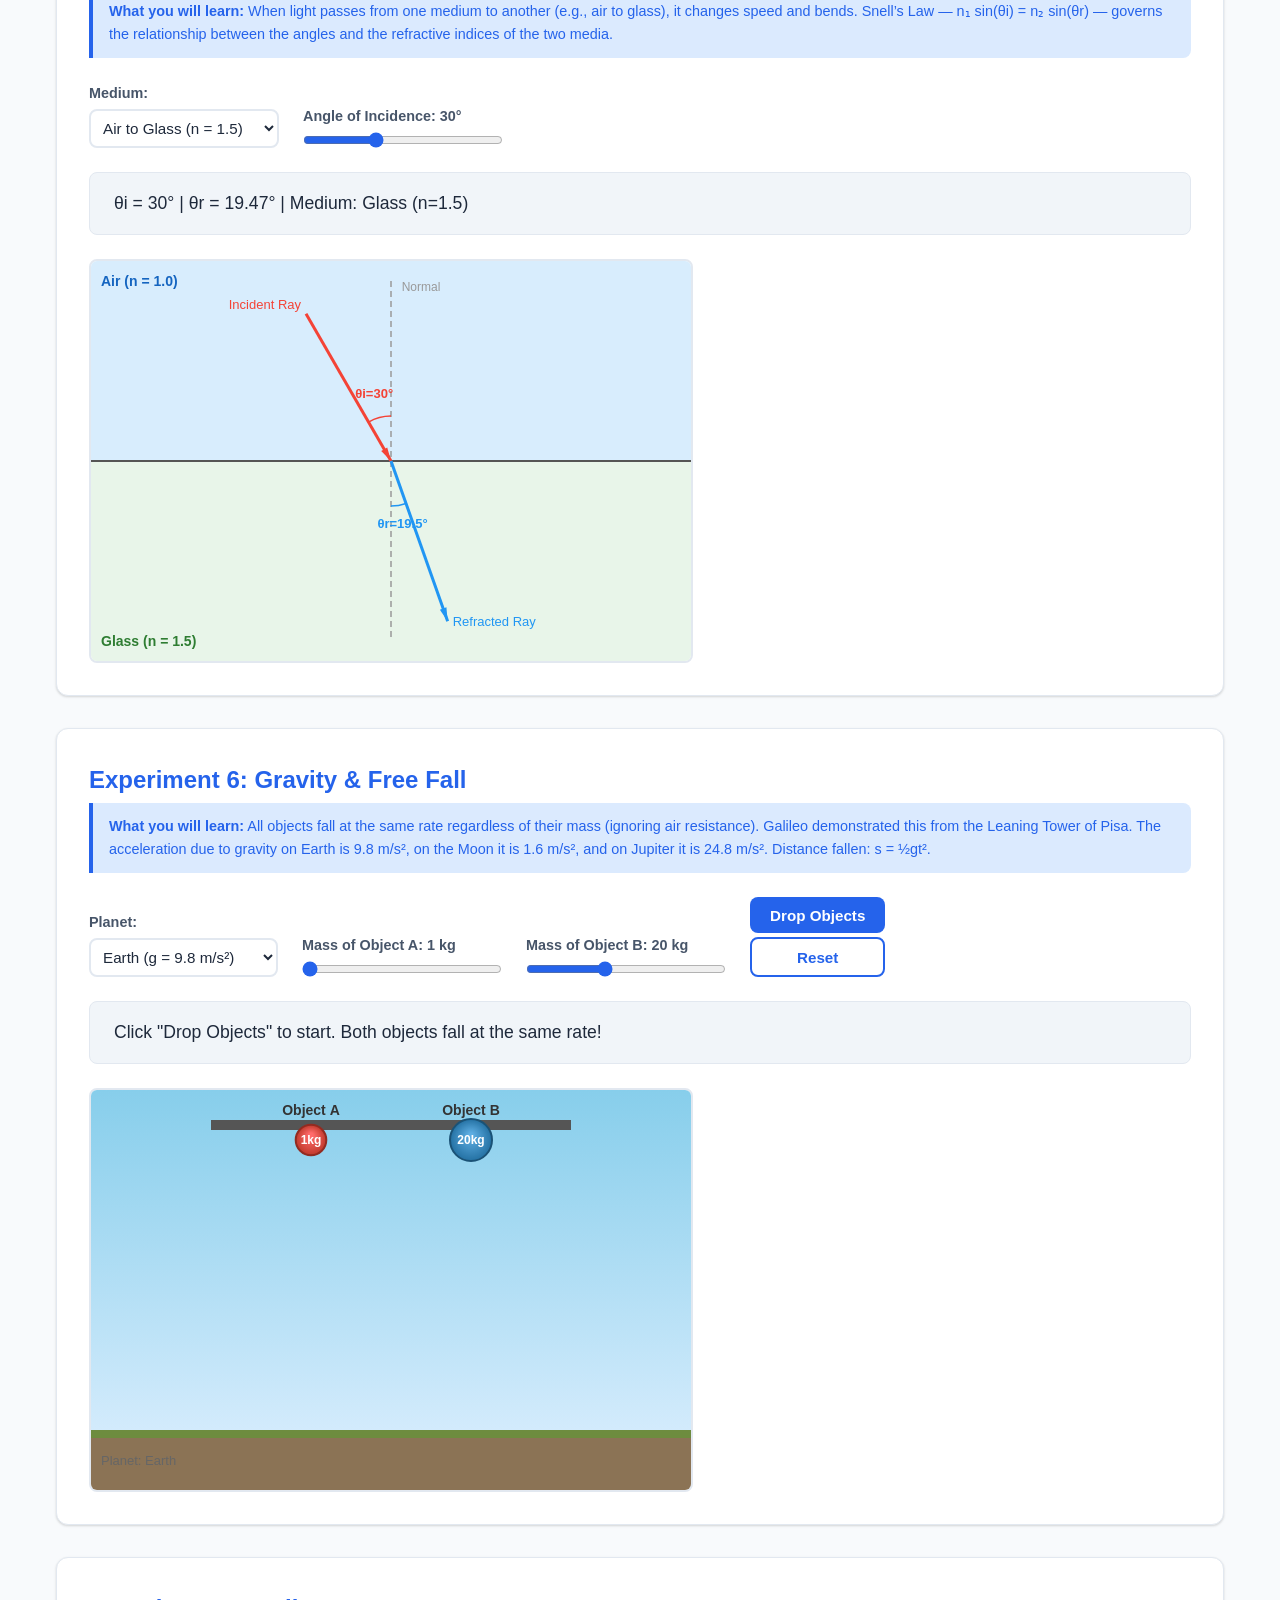
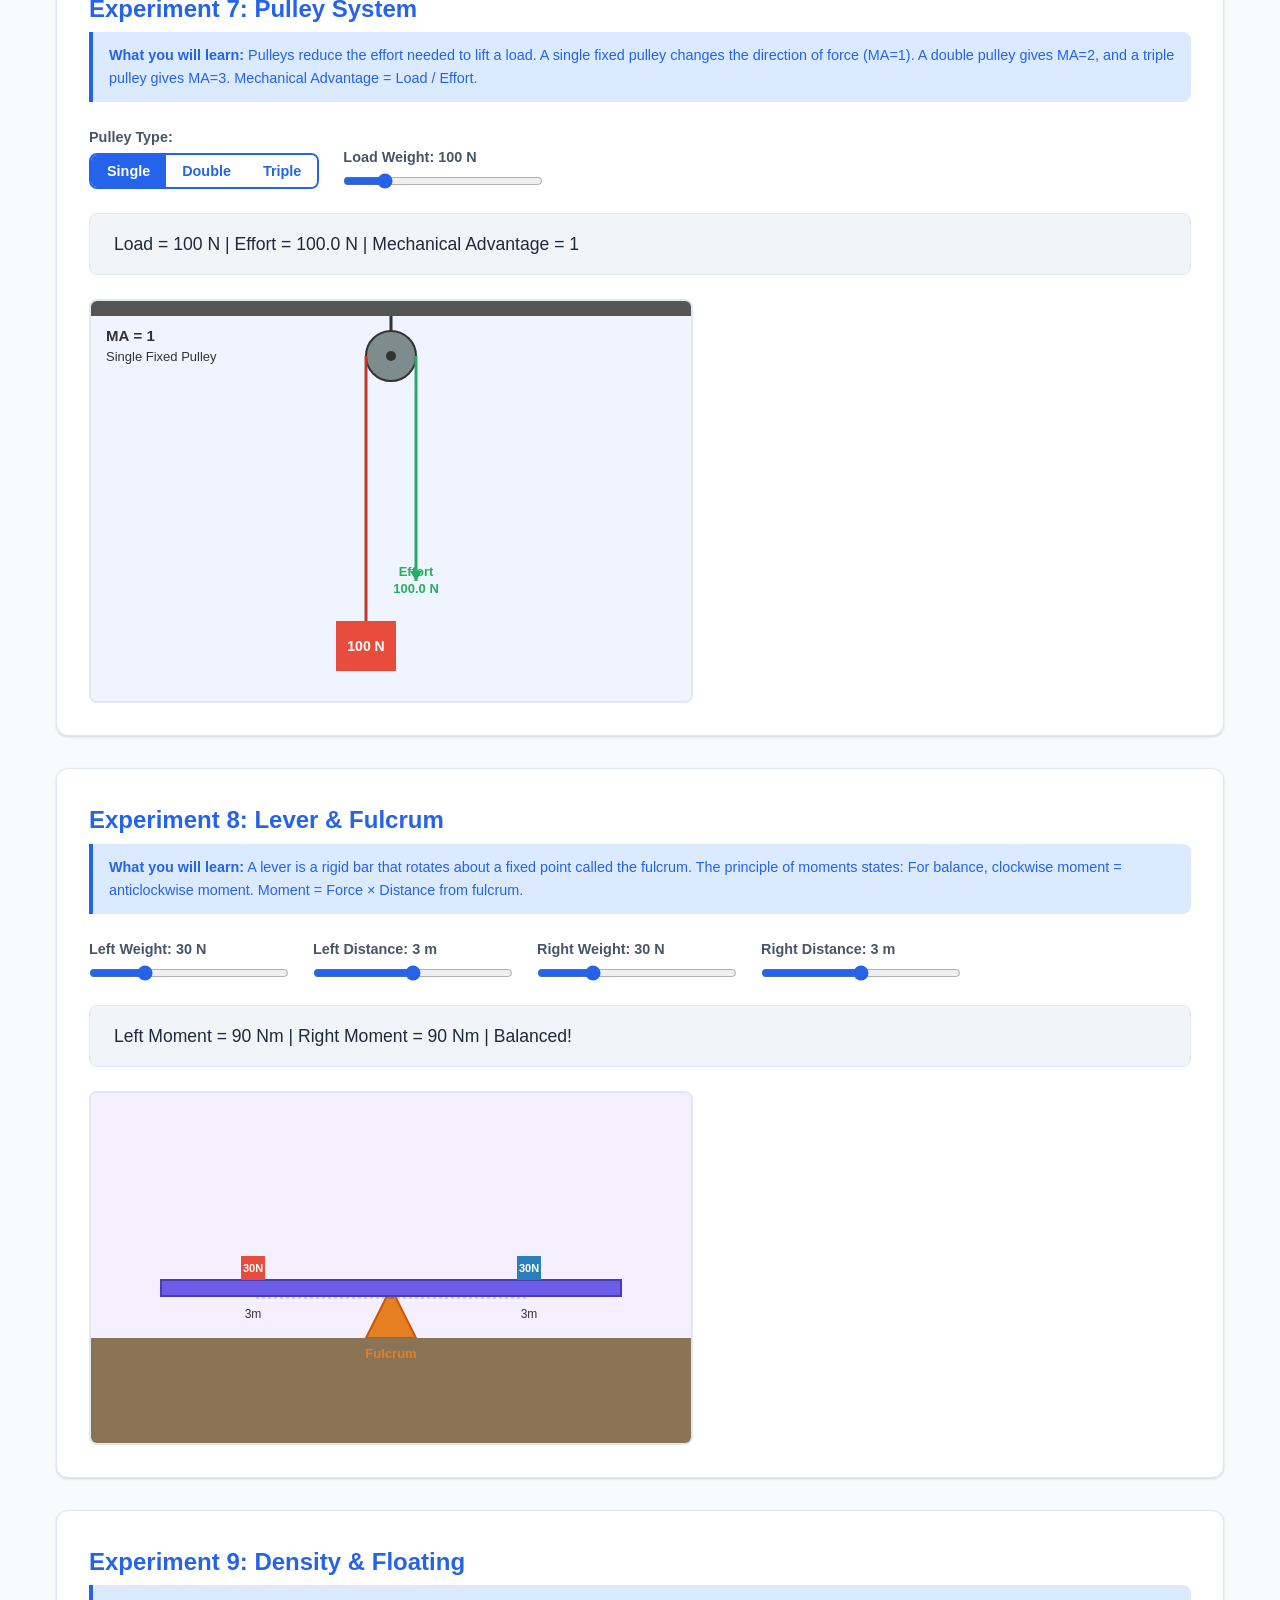
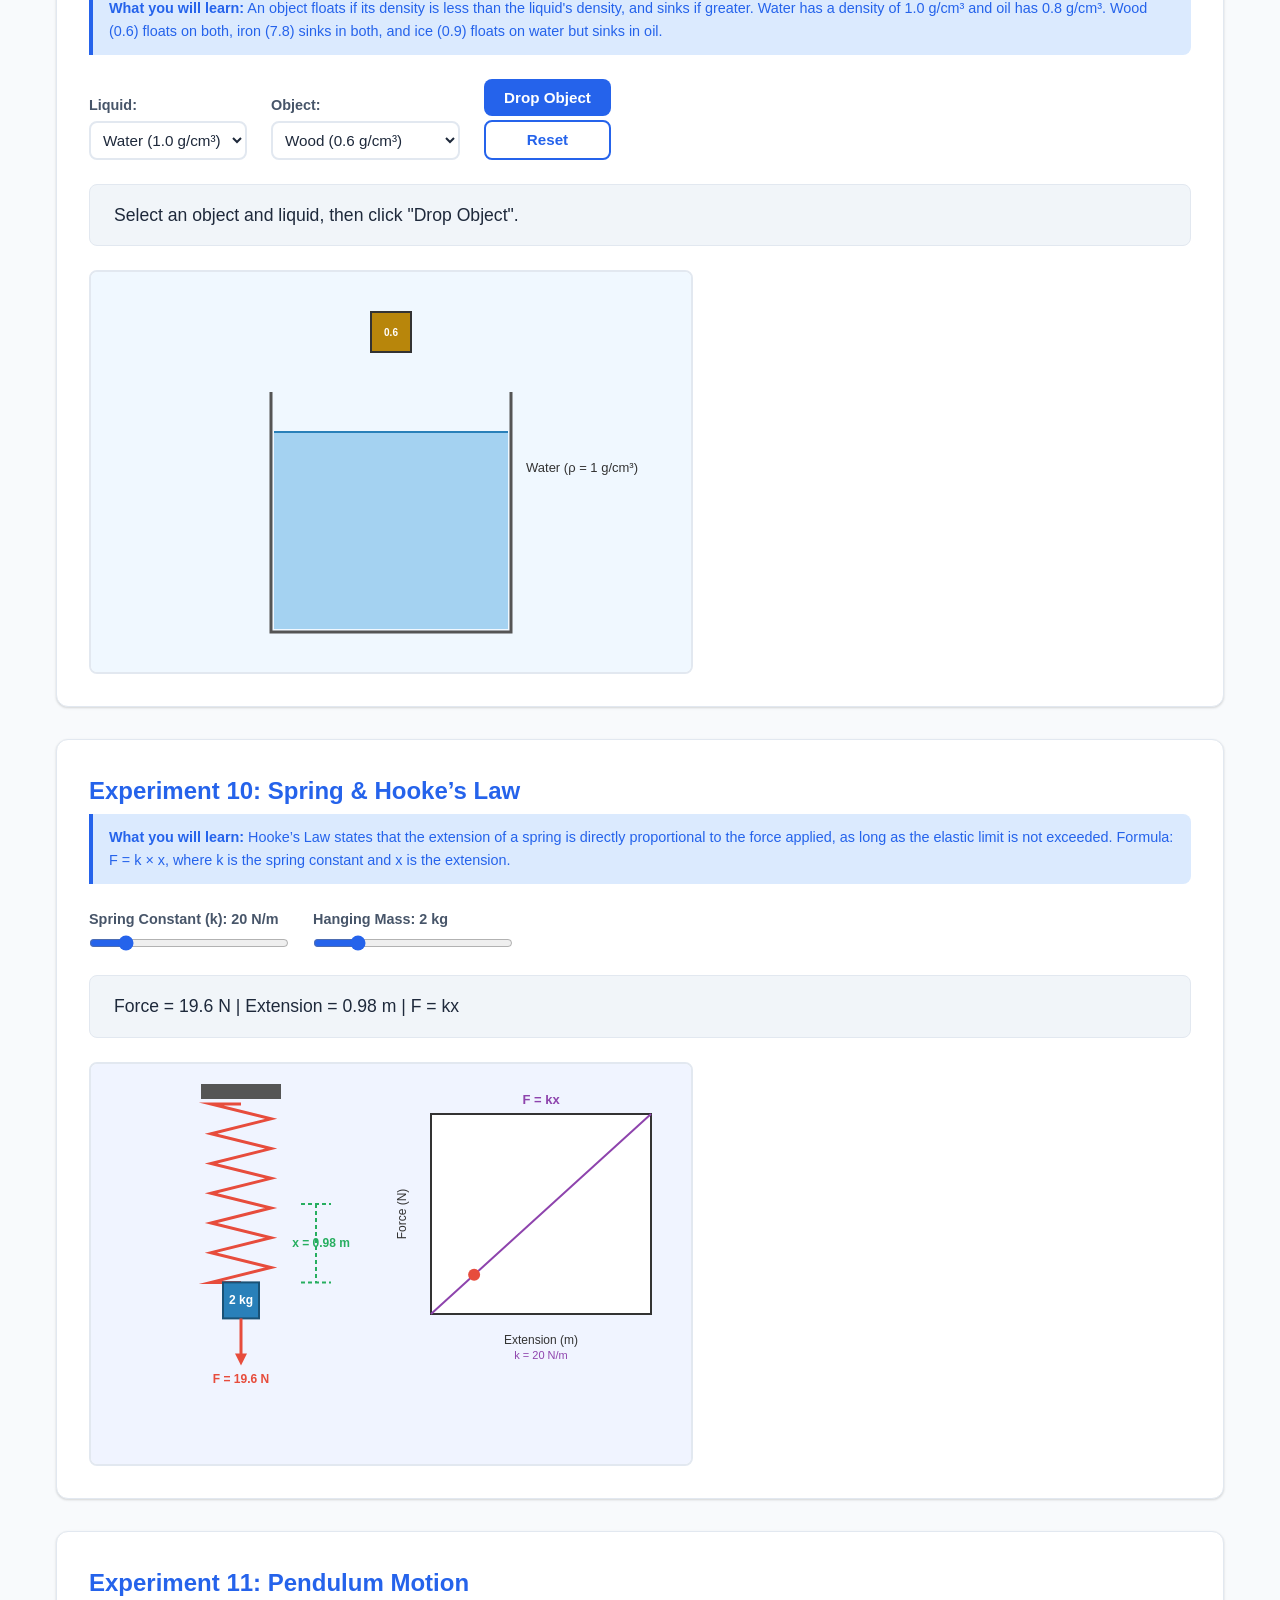
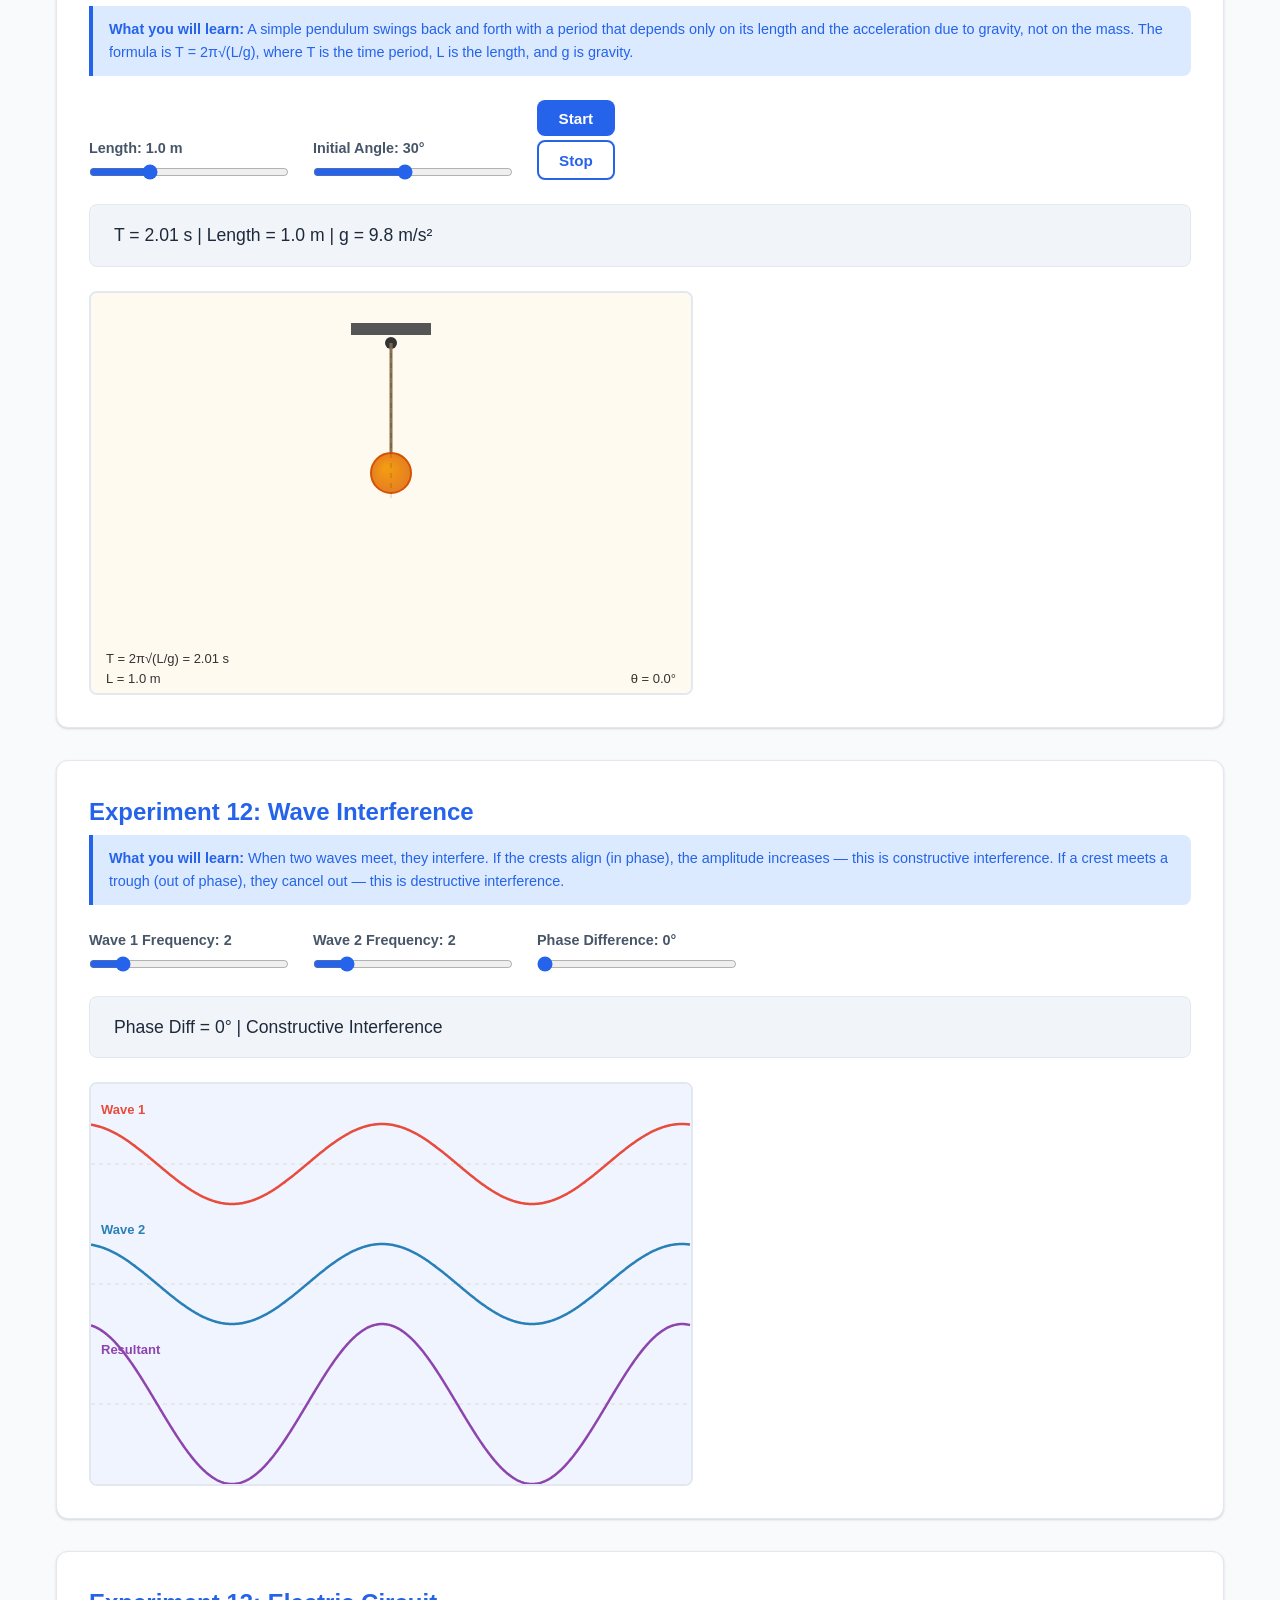
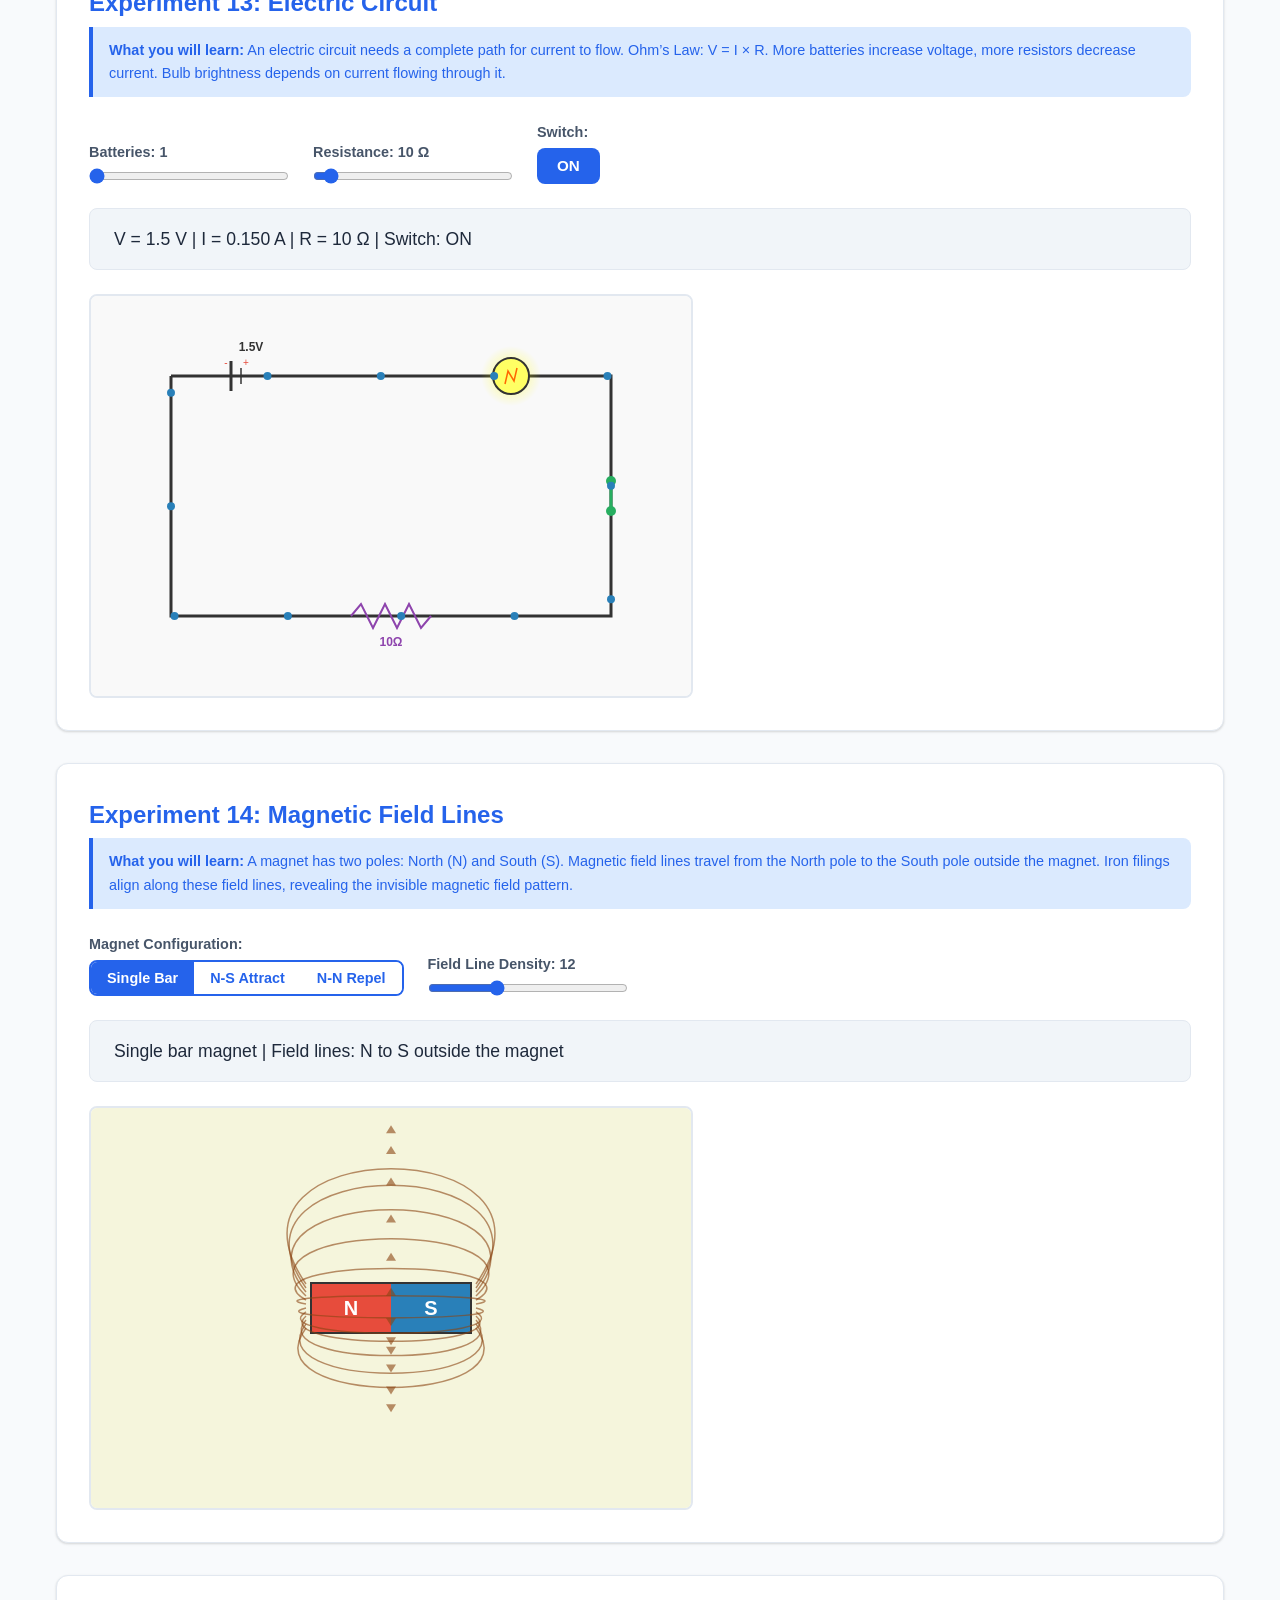
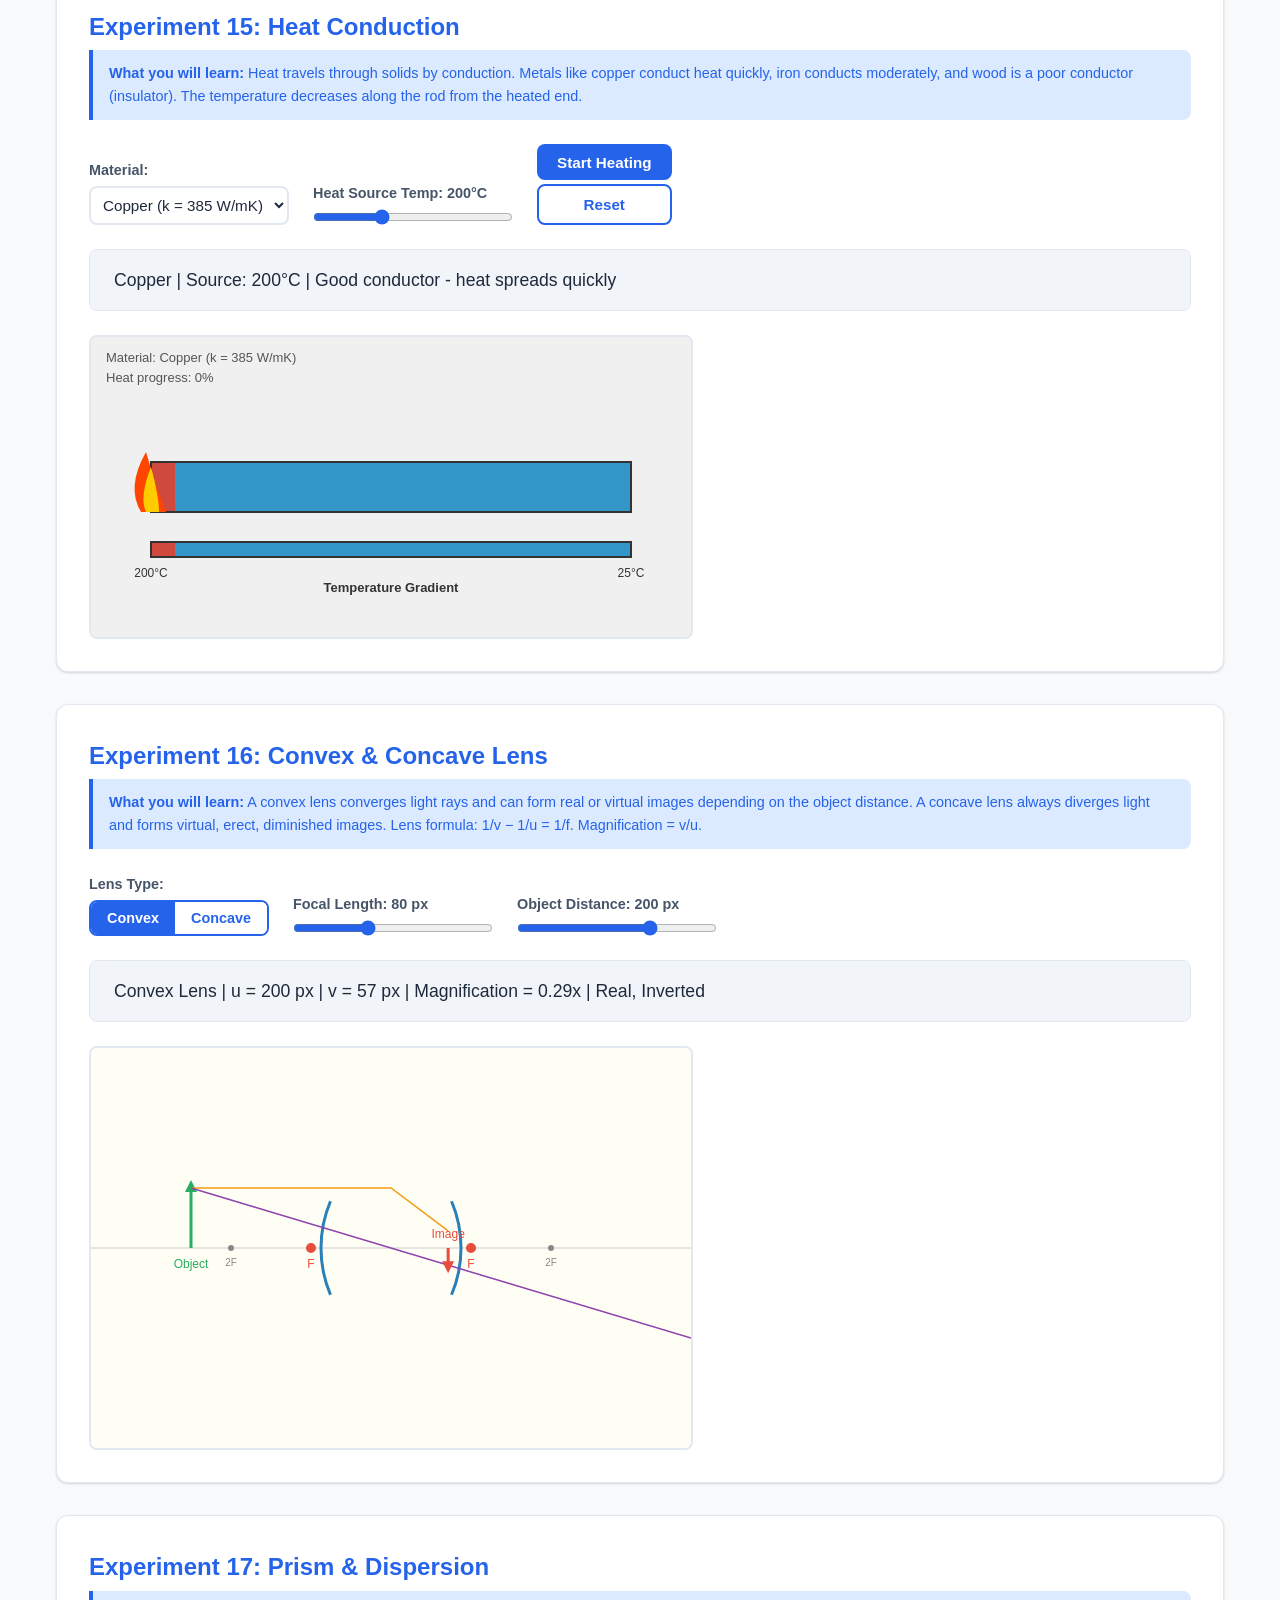
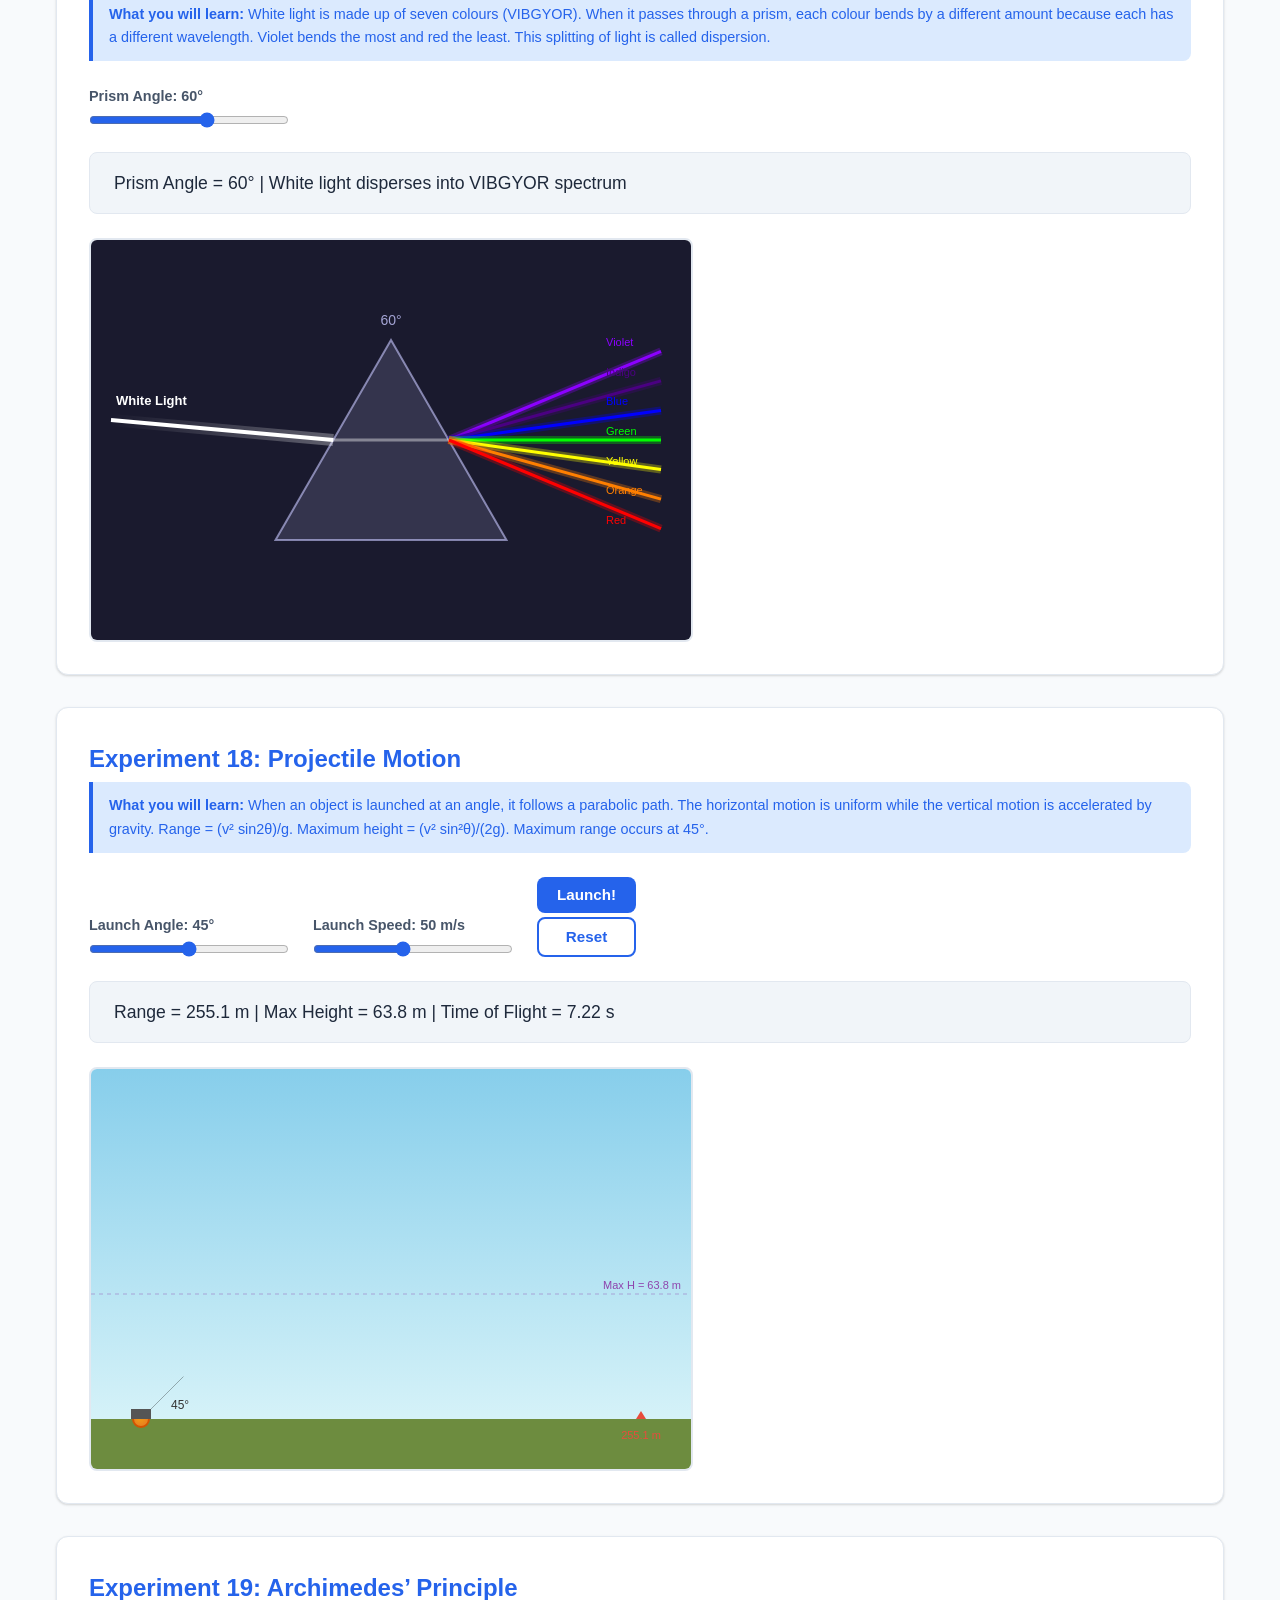
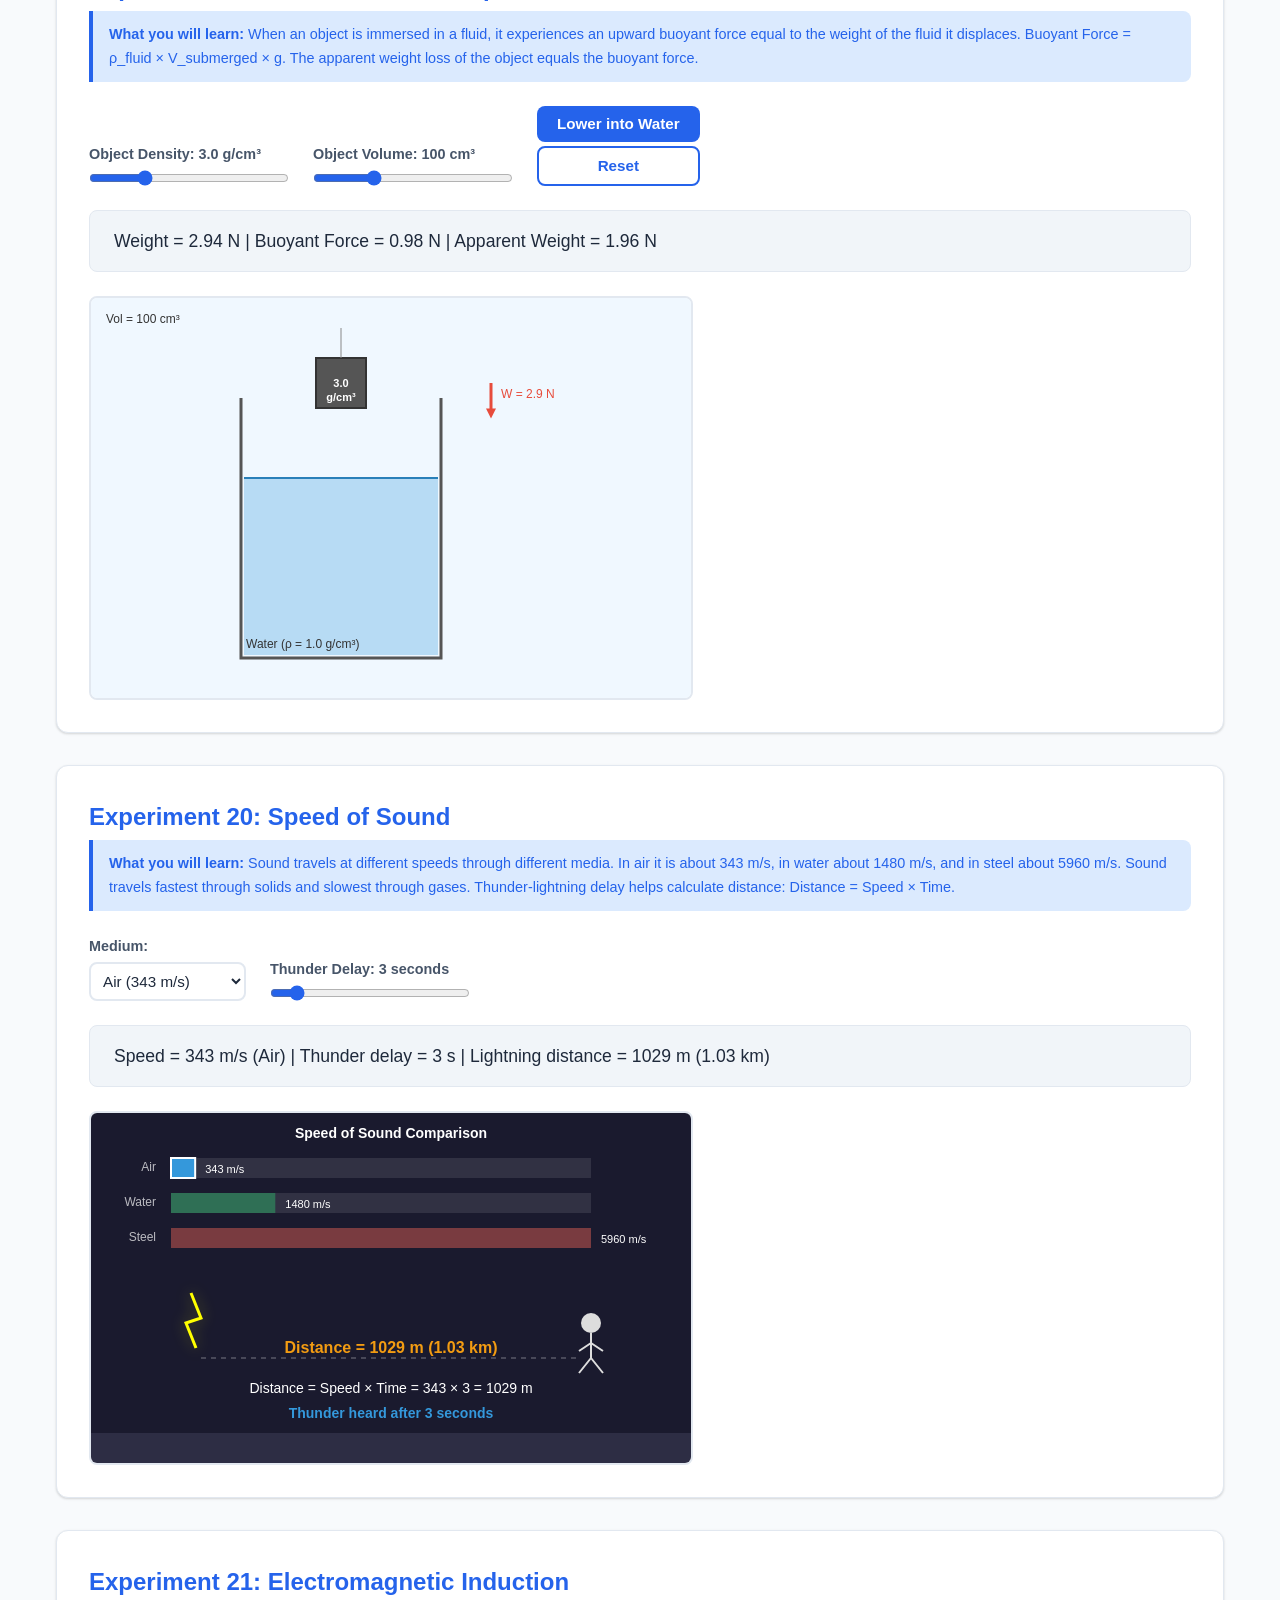
<file: pages/experiments.html>
<!DOCTYPE html>
<html lang="en">
<head>
    <meta charset="UTF-8">
    <meta name="viewport" content="width=device-width, initial-scale=1.0">
    <title>Interactive Experiments - CBSE Class 8 Physics</title>
    <link rel="stylesheet" href="../style.css">
</head>
<body>

    <!-- Navigation Bar -->
    <nav class="navbar">
      <div class="nav-container">
        <div class="nav-logo">⚛ Physics Lab</div>
        <ul class="nav-tabs">
            <li><a href="../index.html">Home</a></li>
            <li><a href="experiments.html" class="active">Experiments</a></li>
            <li><a href="models.html">Physical Models</a></li>
            <li><a href="questions.html">Exam Q&amp;A</a></li>
            <li><a href="quiz.html">Quiz</a></li>
        </ul>
        <button id="themeToggle" class="theme-toggle" onclick="toggleTheme()" title="Toggle theme">&#127769;</button>
      </div>
    </nav>

    <!-- Breadcrumb -->
    <div class="breadcrumb">
        <a href="../index.html">Home</a> &gt; <span>Experiments</span>
    </div>

    <main class="container">
        <h1>Interactive Physics Experiments</h1>
        <p>Explore fundamental physics concepts through hands-on simulations. Adjust the controls and observe the results in real time.</p>

        <!-- ===== Experiment 1: Force and Pressure ===== -->
        <div class="experiment" id="exp-pressure">
            <h2>Experiment 1: Force and Pressure</h2>
            <div class="learn-note">
                <strong>What you will learn:</strong> Pressure is the force applied per unit area. When the same force acts on a smaller area, the pressure increases &mdash; this is why a nail tip pierces easily while a flat palm does not.
            </div>
            <div class="controls">
                <div class="control-group">
                    <label for="pressureForce">Force: <span id="pressureForceVal">50</span> N</label>
                    <input type="range" id="pressureForce" min="0" max="100" value="50" oninput="updatePressure()">
                </div>
                <div class="control-group">
                    <label for="pressureArea">Area: <span id="pressureAreaVal">25</span> cm&sup2;</label>
                    <input type="range" id="pressureArea" min="1" max="50" value="25" oninput="updatePressure()">
                </div>
            </div>
            <div class="result-display" id="pressureResult">Pressure = 2.00 N/cm&sup2;</div>
            <canvas id="pressureCanvas" class="sim-canvas" width="600" height="300"></canvas>
        </div>

        <!-- ===== Experiment 2: Friction ===== -->
        <div class="experiment" id="exp-friction">
            <h2>Experiment 2: Friction</h2>
            <div class="learn-note">
                <strong>What you will learn:</strong> Friction is a force that opposes motion between surfaces in contact. Its magnitude depends on the nature of the surfaces (coefficient of friction) and the weight of the object. An object moves only when the applied force exceeds friction.
            </div>
            <div class="controls">
                <div class="control-group">
                    <label for="surfaceType">Surface Type:</label>
                    <select id="surfaceType" onchange="updateFriction()">
                        <option value="0.1">Smooth (&mu; = 0.1)</option>
                        <option value="0.4" selected>Rough (&mu; = 0.4)</option>
                        <option value="0.8">Very Rough (&mu; = 0.8)</option>
                    </select>
                </div>
                <div class="control-group">
                    <label for="frictionWeight">Weight: <span id="frictionWeightVal">50</span> N</label>
                    <input type="range" id="frictionWeight" min="1" max="100" value="50" oninput="updateFriction()">
                </div>
                <div class="control-group">
                    <label for="appliedForce">Applied Force: <span id="appliedForceVal">25</span> N</label>
                    <input type="range" id="appliedForce" min="0" max="100" value="25" oninput="updateFriction()">
                </div>
            </div>
            <div class="result-display" id="frictionResult">Friction = 20.00 N | Object stays still</div>
            <canvas id="frictionCanvas" class="sim-canvas" width="600" height="300"></canvas>
        </div>

        <!-- ===== Experiment 3: Sound Waves ===== -->
        <div class="experiment" id="exp-sound">
            <h2>Experiment 3: Sound Waves</h2>
            <div class="learn-note">
                <strong>What you will learn:</strong> Sound travels as longitudinal waves. Here we visualise it as a transverse sine wave. Frequency determines pitch (how many waves per second), and amplitude determines loudness (wave height). Wavelength is the distance between consecutive crests.
            </div>
            <div class="controls">
                <div class="control-group">
                    <label for="soundFreq">Frequency: <span id="soundFreqVal">200</span> Hz</label>
                    <input type="range" id="soundFreq" min="20" max="2000" value="200" oninput="updateSoundLabels()">
                </div>
                <div class="control-group">
                    <label for="soundAmp">Amplitude: <span id="soundAmpVal">60</span></label>
                    <input type="range" id="soundAmp" min="10" max="100" value="60" oninput="updateSoundLabels()">
                </div>
            </div>
            <div class="result-display" id="soundResult">Frequency: 200 Hz | Amplitude: 60</div>
            <canvas id="soundCanvas" class="sim-canvas" width="600" height="300"></canvas>
        </div>

        <!-- ===== Experiment 4: Light - Reflection ===== -->
        <div class="experiment" id="exp-reflection">
            <h2>Experiment 4: Light &mdash; Reflection</h2>
            <div class="learn-note">
                <strong>What you will learn:</strong> The law of reflection states that the angle of incidence equals the angle of reflection. Flat mirrors reflect light symmetrically. Concave mirrors converge light, while convex mirrors diverge it.
            </div>
            <div class="controls">
                <div class="control-group">
                    <label>Mirror Type:</label>
                    <div class="toggle-group">
                        <button class="toggle-btn active" onclick="setMirror('flat', this)">Flat</button>
                        <button class="toggle-btn" onclick="setMirror('concave', this)">Concave</button>
                        <button class="toggle-btn" onclick="setMirror('convex', this)">Convex</button>
                    </div>
                </div>
                <div class="control-group">
                    <label for="incidenceAngle">Angle of Incidence: <span id="incidenceAngleVal">45</span>&deg;</label>
                    <input type="range" id="incidenceAngle" min="10" max="80" value="45" oninput="updateReflection()">
                </div>
            </div>
            <div class="result-display" id="reflectionResult">&theta;i = 45&deg; | &theta;r = 45&deg; | Mirror: Flat</div>
            <canvas id="reflectionCanvas" class="sim-canvas" width="600" height="400"></canvas>
        </div>

        <!-- ===== Experiment 5: Light - Refraction ===== -->
        <div class="experiment" id="exp-refraction">
            <h2>Experiment 5: Light &mdash; Refraction</h2>
            <div class="learn-note">
                <strong>What you will learn:</strong> When light passes from one medium to another (e.g., air to glass), it changes speed and bends. Snell&rsquo;s Law &mdash; n&#8321; sin(&theta;i) = n&#8322; sin(&theta;r) &mdash; governs the relationship between the angles and the refractive indices of the two media.
            </div>
            <div class="controls">
                <div class="control-group">
                    <label for="refractionMedium">Medium:</label>
                    <select id="refractionMedium" onchange="updateRefraction()">
                        <option value="1.5">Air to Glass (n = 1.5)</option>
                        <option value="1.33">Air to Water (n = 1.33)</option>
                    </select>
                </div>
                <div class="control-group">
                    <label for="refractionAngle">Angle of Incidence: <span id="refractionAngleVal">30</span>&deg;</label>
                    <input type="range" id="refractionAngle" min="0" max="85" value="30" oninput="updateRefraction()">
                </div>
            </div>
            <div class="result-display" id="refractionResult">&theta;i = 30&deg; | &theta;r = 19.47&deg; | Medium: Glass (n=1.5)</div>
            <canvas id="refractionCanvas" class="sim-canvas" width="600" height="400"></canvas>
        </div>

        <!-- ===== Experiment 6: Gravity & Free Fall ===== -->
        <div class="experiment" id="exp-gravity">
            <h2>Experiment 6: Gravity &amp; Free Fall</h2>
            <div class="learn-note">
                <strong>What you will learn:</strong> All objects fall at the same rate regardless of their mass (ignoring air resistance). Galileo demonstrated this from the Leaning Tower of Pisa. The acceleration due to gravity on Earth is 9.8 m/s&sup2;, on the Moon it is 1.6 m/s&sup2;, and on Jupiter it is 24.8 m/s&sup2;. Distance fallen: s = &frac12;gt&sup2;.
            </div>
            <div class="controls">
                <div class="control-group">
                    <label for="gravityPlanet">Planet:</label>
                    <select id="gravityPlanet" onchange="updateGravityLabel()">
                        <option value="9.8">Earth (g = 9.8 m/s&sup2;)</option>
                        <option value="1.6">Moon (g = 1.6 m/s&sup2;)</option>
                        <option value="24.8">Jupiter (g = 24.8 m/s&sup2;)</option>
                    </select>
                </div>
                <div class="control-group">
                    <label>Mass of Object A: <span id="massAVal">1</span> kg</label>
                    <input type="range" id="massA" min="1" max="50" value="1" oninput="updateGravityLabel()">
                </div>
                <div class="control-group">
                    <label>Mass of Object B: <span id="massBVal">20</span> kg</label>
                    <input type="range" id="massB" min="1" max="50" value="20" oninput="updateGravityLabel()">
                </div>
                <div class="control-group">
                    <button class="btn btn-primary" onclick="startGravityDrop()">Drop Objects</button>
                    <button class="btn btn-outline" onclick="resetGravityDrop()">Reset</button>
                </div>
            </div>
            <div class="result-display" id="gravityResult">Click "Drop Objects" to start. Both objects fall at the same rate!</div>
            <canvas id="gravityCanvas" class="sim-canvas" width="600" height="400"></canvas>
        </div>

        <!-- ===== Experiment 7: Pulley System ===== -->
        <div class="experiment" id="exp-pulley">
            <h2>Experiment 7: Pulley System</h2>
            <div class="learn-note">
                <strong>What you will learn:</strong> Pulleys reduce the effort needed to lift a load. A single fixed pulley changes the direction of force (MA=1). A double pulley gives MA=2, and a triple pulley gives MA=3. Mechanical Advantage = Load / Effort.
            </div>
            <div class="controls">
                <div class="control-group">
                    <label>Pulley Type:</label>
                    <div class="toggle-group">
                        <button class="toggle-btn active" onclick="setPulley(1, this)">Single</button>
                        <button class="toggle-btn" onclick="setPulley(2, this)">Double</button>
                        <button class="toggle-btn" onclick="setPulley(3, this)">Triple</button>
                    </div>
                </div>
                <div class="control-group">
                    <label for="pulleyLoad">Load Weight: <span id="pulleyLoadVal">100</span> N</label>
                    <input type="range" id="pulleyLoad" min="10" max="500" value="100" oninput="updatePulley()">
                </div>
            </div>
            <div class="result-display" id="pulleyResult">Load = 100 N | Effort = 100 N | Mechanical Advantage = 1</div>
            <canvas id="pulleyCanvas" class="sim-canvas" width="600" height="400"></canvas>
        </div>

        <!-- ===== Experiment 8: Lever & Fulcrum ===== -->
        <div class="experiment" id="exp-lever">
            <h2>Experiment 8: Lever &amp; Fulcrum</h2>
            <div class="learn-note">
                <strong>What you will learn:</strong> A lever is a rigid bar that rotates about a fixed point called the fulcrum. The principle of moments states: For balance, clockwise moment = anticlockwise moment. Moment = Force &times; Distance from fulcrum.
            </div>
            <div class="controls">
                <div class="control-group">
                    <label>Left Weight: <span id="leverLeftWVal">30</span> N</label>
                    <input type="range" id="leverLeftW" min="5" max="100" value="30" oninput="updateLever()">
                </div>
                <div class="control-group">
                    <label>Left Distance: <span id="leverLeftDVal">3</span> m</label>
                    <input type="range" id="leverLeftD" min="1" max="5" value="3" oninput="updateLever()">
                </div>
                <div class="control-group">
                    <label>Right Weight: <span id="leverRightWVal">30</span> N</label>
                    <input type="range" id="leverRightW" min="5" max="100" value="30" oninput="updateLever()">
                </div>
                <div class="control-group">
                    <label>Right Distance: <span id="leverRightDVal">3</span> m</label>
                    <input type="range" id="leverRightD" min="1" max="5" value="3" oninput="updateLever()">
                </div>
            </div>
            <div class="result-display" id="leverResult">Left Moment = 90 Nm | Right Moment = 90 Nm | Balanced!</div>
            <canvas id="leverCanvas" class="sim-canvas" width="600" height="350"></canvas>
        </div>

        <!-- ===== Experiment 9: Density & Floating ===== -->
        <div class="experiment" id="exp-density">
            <h2>Experiment 9: Density &amp; Floating</h2>
            <div class="learn-note">
                <strong>What you will learn:</strong> An object floats if its density is less than the liquid's density, and sinks if greater. Water has a density of 1.0 g/cm&sup3; and oil has 0.8 g/cm&sup3;. Wood (0.6) floats on both, iron (7.8) sinks in both, and ice (0.9) floats on water but sinks in oil.
            </div>
            <div class="controls">
                <div class="control-group">
                    <label for="densityLiquid">Liquid:</label>
                    <select id="densityLiquid" onchange="updateDensity()">
                        <option value="1.0">Water (1.0 g/cm&sup3;)</option>
                        <option value="0.8">Oil (0.8 g/cm&sup3;)</option>
                    </select>
                </div>
                <div class="control-group">
                    <label for="densityObject">Object:</label>
                    <select id="densityObject" onchange="updateDensity()">
                        <option value="0.6">Wood (0.6 g/cm&sup3;)</option>
                        <option value="0.9">Ice (0.9 g/cm&sup3;)</option>
                        <option value="2.7">Aluminium (2.7 g/cm&sup3;)</option>
                        <option value="7.8">Iron (7.8 g/cm&sup3;)</option>
                        <option value="0.5">Cork (0.5 g/cm&sup3;)</option>
                    </select>
                </div>
                <div class="control-group">
                    <button class="btn btn-primary" onclick="dropDensityObject()">Drop Object</button>
                    <button class="btn btn-outline" onclick="resetDensity()">Reset</button>
                </div>
            </div>
            <div class="result-display" id="densityResult">Select an object and liquid, then click "Drop Object".</div>
            <canvas id="densityCanvas" class="sim-canvas" width="600" height="400"></canvas>
        </div>

        <!-- ===== Experiment 10: Spring & Hooke's Law ===== -->
        <div class="experiment" id="exp-spring">
            <h2>Experiment 10: Spring &amp; Hooke&rsquo;s Law</h2>
            <div class="learn-note">
                <strong>What you will learn:</strong> Hooke&rsquo;s Law states that the extension of a spring is directly proportional to the force applied, as long as the elastic limit is not exceeded. Formula: F = k &times; x, where k is the spring constant and x is the extension.
            </div>
            <div class="controls">
                <div class="control-group">
                    <label>Spring Constant (k): <span id="springKVal">20</span> N/m</label>
                    <input type="range" id="springK" min="5" max="100" value="20" oninput="updateSpring()">
                </div>
                <div class="control-group">
                    <label>Hanging Mass: <span id="springMassVal">2</span> kg</label>
                    <input type="range" id="springMass" min="0" max="10" value="2" step="0.5" oninput="updateSpring()">
                </div>
            </div>
            <div class="result-display" id="springResult">Force = 19.6 N | Extension = 0.98 m | F = kx</div>
            <canvas id="springCanvas" class="sim-canvas" width="600" height="400"></canvas>
        </div>

        <!-- ===== Experiment 11: Pendulum Motion ===== -->
        <div class="experiment" id="exp-pendulum">
            <h2>Experiment 11: Pendulum Motion</h2>
            <div class="learn-note">
                <strong>What you will learn:</strong> A simple pendulum swings back and forth with a period that depends only on its length and the acceleration due to gravity, not on the mass. The formula is T = 2&pi;&radic;(L/g), where T is the time period, L is the length, and g is gravity.
            </div>
            <div class="controls">
                <div class="control-group">
                    <label>Length: <span id="pendulumLVal">1.0</span> m</label>
                    <input type="range" id="pendulumL" min="0.2" max="3.0" value="1.0" step="0.1" oninput="updatePendulumLabel()">
                </div>
                <div class="control-group">
                    <label>Initial Angle: <span id="pendulumAVal">30</span>&deg;</label>
                    <input type="range" id="pendulumA" min="5" max="60" value="30" oninput="updatePendulumLabel()">
                </div>
                <div class="control-group">
                    <button class="btn btn-primary" onclick="startPendulum()">Start</button>
                    <button class="btn btn-outline" onclick="stopPendulum()">Stop</button>
                </div>
            </div>
            <div class="result-display" id="pendulumResult">T = 2.01 s | Length = 1.0 m | g = 9.8 m/s&sup2;</div>
            <canvas id="pendulumCanvas" class="sim-canvas" width="600" height="400"></canvas>
        </div>

        <!-- ===== Experiment 12: Wave Interference ===== -->
        <div class="experiment" id="exp-interference">
            <h2>Experiment 12: Wave Interference</h2>
            <div class="learn-note">
                <strong>What you will learn:</strong> When two waves meet, they interfere. If the crests align (in phase), the amplitude increases &mdash; this is constructive interference. If a crest meets a trough (out of phase), they cancel out &mdash; this is destructive interference.
            </div>
            <div class="controls">
                <div class="control-group">
                    <label>Wave 1 Frequency: <span id="intFreq1Val">2</span></label>
                    <input type="range" id="intFreq1" min="1" max="8" value="2" oninput="updateInterferenceLabels()">
                </div>
                <div class="control-group">
                    <label>Wave 2 Frequency: <span id="intFreq2Val">2</span></label>
                    <input type="range" id="intFreq2" min="1" max="8" value="2" oninput="updateInterferenceLabels()">
                </div>
                <div class="control-group">
                    <label>Phase Difference: <span id="intPhaseVal">0</span>&deg;</label>
                    <input type="range" id="intPhase" min="0" max="360" value="0" oninput="updateInterferenceLabels()">
                </div>
            </div>
            <div class="result-display" id="interferenceResult">Phase Diff = 0&deg; | Constructive Interference</div>
            <canvas id="interferenceCanvas" class="sim-canvas" width="600" height="400"></canvas>
        </div>

        <!-- ===== Experiment 13: Electric Circuit ===== -->
        <div class="experiment" id="exp-circuit">
            <h2>Experiment 13: Electric Circuit</h2>
            <div class="learn-note">
                <strong>What you will learn:</strong> An electric circuit needs a complete path for current to flow. Ohm&rsquo;s Law: V = I &times; R. More batteries increase voltage, more resistors decrease current. Bulb brightness depends on current flowing through it.
            </div>
            <div class="controls">
                <div class="control-group">
                    <label>Batteries: <span id="circuitBattVal">1</span></label>
                    <input type="range" id="circuitBatt" min="1" max="4" value="1" oninput="updateCircuit()">
                </div>
                <div class="control-group">
                    <label>Resistance: <span id="circuitResVal">10</span> &Omega;</label>
                    <input type="range" id="circuitRes" min="5" max="100" value="10" oninput="updateCircuit()">
                </div>
                <div class="control-group">
                    <label>Switch:</label>
                    <button class="btn btn-primary" id="circuitSwitch" onclick="toggleCircuitSwitch()">ON</button>
                </div>
            </div>
            <div class="result-display" id="circuitResult">V = 1.5 V | I = 0.15 A | R = 10 &Omega; | Switch: ON</div>
            <canvas id="circuitCanvas" class="sim-canvas" width="600" height="400"></canvas>
        </div>

        <!-- ===== Experiment 14: Magnetic Field Lines ===== -->
        <div class="experiment" id="exp-magnet">
            <h2>Experiment 14: Magnetic Field Lines</h2>
            <div class="learn-note">
                <strong>What you will learn:</strong> A magnet has two poles: North (N) and South (S). Magnetic field lines travel from the North pole to the South pole outside the magnet. Iron filings align along these field lines, revealing the invisible magnetic field pattern.
            </div>
            <div class="controls">
                <div class="control-group">
                    <label>Magnet Configuration:</label>
                    <div class="toggle-group">
                        <button class="toggle-btn active" onclick="setMagnetType('single', this)">Single Bar</button>
                        <button class="toggle-btn" onclick="setMagnetType('attract', this)">N-S Attract</button>
                        <button class="toggle-btn" onclick="setMagnetType('repel', this)">N-N Repel</button>
                    </div>
                </div>
                <div class="control-group">
                    <label>Field Line Density: <span id="magnetDensityVal">12</span></label>
                    <input type="range" id="magnetDensity" min="6" max="24" value="12" oninput="updateMagnet()">
                </div>
            </div>
            <div class="result-display" id="magnetResult">Single bar magnet | Field lines: N to S outside the magnet</div>
            <canvas id="magnetCanvas" class="sim-canvas" width="600" height="400"></canvas>
        </div>

        <!-- ===== Experiment 15: Heat Conduction ===== -->
        <div class="experiment" id="exp-heat">
            <h2>Experiment 15: Heat Conduction</h2>
            <div class="learn-note">
                <strong>What you will learn:</strong> Heat travels through solids by conduction. Metals like copper conduct heat quickly, iron conducts moderately, and wood is a poor conductor (insulator). The temperature decreases along the rod from the heated end.
            </div>
            <div class="controls">
                <div class="control-group">
                    <label for="heatMaterial">Material:</label>
                    <select id="heatMaterial" onchange="updateHeat()">
                        <option value="385">Copper (k = 385 W/mK)</option>
                        <option value="80">Iron (k = 80 W/mK)</option>
                        <option value="0.15">Wood (k = 0.15 W/mK)</option>
                    </select>
                </div>
                <div class="control-group">
                    <label>Heat Source Temp: <span id="heatTempVal">200</span>&deg;C</label>
                    <input type="range" id="heatTemp" min="50" max="500" value="200" oninput="updateHeat()">
                </div>
                <div class="control-group">
                    <button class="btn btn-primary" onclick="startHeatAnim()">Start Heating</button>
                    <button class="btn btn-outline" onclick="resetHeat()">Reset</button>
                </div>
            </div>
            <div class="result-display" id="heatResult">Copper | Source: 200&deg;C | Good conductor - heat spreads quickly</div>
            <canvas id="heatCanvas" class="sim-canvas" width="600" height="300"></canvas>
        </div>

        <!-- ===== Experiment 16: Convex & Concave Lens ===== -->
        <div class="experiment" id="exp-lens">
            <h2>Experiment 16: Convex &amp; Concave Lens</h2>
            <div class="learn-note">
                <strong>What you will learn:</strong> A convex lens converges light rays and can form real or virtual images depending on the object distance. A concave lens always diverges light and forms virtual, erect, diminished images. Lens formula: 1/v &minus; 1/u = 1/f. Magnification = v/u.
            </div>
            <div class="controls">
                <div class="control-group">
                    <label>Lens Type:</label>
                    <div class="toggle-group">
                        <button class="toggle-btn active" onclick="setLensType('convex', this)">Convex</button>
                        <button class="toggle-btn" onclick="setLensType('concave', this)">Concave</button>
                    </div>
                </div>
                <div class="control-group">
                    <label>Focal Length: <span id="lensFVal">80</span> px</label>
                    <input type="range" id="lensF" min="40" max="150" value="80" oninput="updateLens()">
                </div>
                <div class="control-group">
                    <label>Object Distance: <span id="lensUVal">200</span> px</label>
                    <input type="range" id="lensU" min="30" max="280" value="200" oninput="updateLens()">
                </div>
            </div>
            <div class="result-display" id="lensResult">Convex Lens | u = 200 px | v = 133 px | Magnification = 0.67x | Real, Inverted</div>
            <canvas id="lensCanvas" class="sim-canvas" width="600" height="400"></canvas>
        </div>

        <!-- ===== Experiment 17: Prism & Dispersion ===== -->
        <div class="experiment" id="exp-prism">
            <h2>Experiment 17: Prism &amp; Dispersion</h2>
            <div class="learn-note">
                <strong>What you will learn:</strong> White light is made up of seven colours (VIBGYOR). When it passes through a prism, each colour bends by a different amount because each has a different wavelength. Violet bends the most and red the least. This splitting of light is called dispersion.
            </div>
            <div class="controls">
                <div class="control-group">
                    <label>Prism Angle: <span id="prismAngleVal">60</span>&deg;</label>
                    <input type="range" id="prismAngle" min="30" max="80" value="60" oninput="updatePrism()">
                </div>
            </div>
            <div class="result-display" id="prismResult">Prism Angle = 60&deg; | White light disperses into VIBGYOR spectrum</div>
            <canvas id="prismCanvas" class="sim-canvas" width="600" height="400"></canvas>
        </div>

        <!-- ===== Experiment 18: Projectile Motion ===== -->
        <div class="experiment" id="exp-projectile">
            <h2>Experiment 18: Projectile Motion</h2>
            <div class="learn-note">
                <strong>What you will learn:</strong> When an object is launched at an angle, it follows a parabolic path. The horizontal motion is uniform while the vertical motion is accelerated by gravity. Range = (v&sup2; sin2&theta;)/g. Maximum height = (v&sup2; sin&sup2;&theta;)/(2g). Maximum range occurs at 45&deg;.
            </div>
            <div class="controls">
                <div class="control-group">
                    <label>Launch Angle: <span id="projAngleVal">45</span>&deg;</label>
                    <input type="range" id="projAngle" min="5" max="85" value="45" oninput="updateProjectileLabel()">
                </div>
                <div class="control-group">
                    <label>Launch Speed: <span id="projSpeedVal">50</span> m/s</label>
                    <input type="range" id="projSpeed" min="10" max="100" value="50" oninput="updateProjectileLabel()">
                </div>
                <div class="control-group">
                    <button class="btn btn-primary" onclick="launchProjectile()">Launch!</button>
                    <button class="btn btn-outline" onclick="resetProjectile()">Reset</button>
                </div>
            </div>
            <div class="result-display" id="projectileResult">Range = 255.1 m | Max Height = 63.8 m | Time of Flight = 7.21 s</div>
            <canvas id="projectileCanvas" class="sim-canvas" width="600" height="400"></canvas>
        </div>

        <!-- ===== Experiment 19: Archimedes' Principle ===== -->
        <div class="experiment" id="exp-archimedes">
            <h2>Experiment 19: Archimedes&rsquo; Principle</h2>
            <div class="learn-note">
                <strong>What you will learn:</strong> When an object is immersed in a fluid, it experiences an upward buoyant force equal to the weight of the fluid it displaces. Buoyant Force = &rho;_fluid &times; V_submerged &times; g. The apparent weight loss of the object equals the buoyant force.
            </div>
            <div class="controls">
                <div class="control-group">
                    <label>Object Density: <span id="archDensityVal">3.0</span> g/cm&sup3;</label>
                    <input type="range" id="archDensity" min="0.5" max="10" value="3.0" step="0.1" oninput="updateArchimedes()">
                </div>
                <div class="control-group">
                    <label>Object Volume: <span id="archVolumeVal">100</span> cm&sup3;</label>
                    <input type="range" id="archVolume" min="20" max="300" value="100" oninput="updateArchimedes()">
                </div>
                <div class="control-group">
                    <button class="btn btn-primary" onclick="lowerArchObject()">Lower into Water</button>
                    <button class="btn btn-outline" onclick="resetArchimedes()">Reset</button>
                </div>
            </div>
            <div class="result-display" id="archimedesResult">Weight = 2.94 N | Buoyant Force = 0.98 N | Apparent Weight = 1.96 N</div>
            <canvas id="archimedesCanvas" class="sim-canvas" width="600" height="400"></canvas>
        </div>

        <!-- ===== Experiment 20: Speed of Sound ===== -->
        <div class="experiment" id="exp-speedsound">
            <h2>Experiment 20: Speed of Sound</h2>
            <div class="learn-note">
                <strong>What you will learn:</strong> Sound travels at different speeds through different media. In air it is about 343 m/s, in water about 1480 m/s, and in steel about 5960 m/s. Sound travels fastest through solids and slowest through gases. Thunder-lightning delay helps calculate distance: Distance = Speed &times; Time.
            </div>
            <div class="controls">
                <div class="control-group">
                    <label for="soundMedium">Medium:</label>
                    <select id="soundMedium" onchange="updateSpeedSound()">
                        <option value="343">Air (343 m/s)</option>
                        <option value="1480">Water (1480 m/s)</option>
                        <option value="5960">Steel (5960 m/s)</option>
                    </select>
                </div>
                <div class="control-group">
                    <label>Thunder Delay: <span id="thunderDelayVal">3</span> seconds</label>
                    <input type="range" id="thunderDelay" min="1" max="20" value="3" oninput="updateSpeedSound()">
                </div>
            </div>
            <div class="result-display" id="speedSoundResult">Speed = 343 m/s (Air) | Thunder delay = 3 s | Lightning distance = 1029 m (1.03 km)</div>
            <canvas id="speedSoundCanvas" class="sim-canvas" width="600" height="350"></canvas>
        </div>

        <!-- ===== Experiment 21: Electromagnetic Induction ===== -->
        <div class="experiment" id="exp-induction">
            <h2>Experiment 21: Electromagnetic Induction</h2>
            <div class="learn-note">
                <strong>What you will learn:</strong> When a magnet moves through a coil, it changes the magnetic flux and induces an electric current (Faraday&rsquo;s Law). The faster the magnet moves, the greater the induced current. Reversing the direction reverses the current.
            </div>
            <div class="controls">
                <div class="control-group">
                    <label>Magnet Speed: <span id="inductionSpeedVal">5</span></label>
                    <input type="range" id="inductionSpeed" min="1" max="10" value="5" oninput="updateInductionLabel()">
                </div>
                <div class="control-group">
                    <button class="btn btn-primary" onclick="startInduction('right')">Move Right</button>
                    <button class="btn btn-orange" onclick="startInduction('left')">Move Left</button>
                    <button class="btn btn-outline" onclick="resetInduction()">Reset</button>
                </div>
            </div>
            <div class="result-display" id="inductionResult">Move the magnet through the coil to induce current.</div>
            <canvas id="inductionCanvas" class="sim-canvas" width="600" height="350"></canvas>
        </div>

        <!-- ===== Experiment 22: Thermal Expansion ===== -->
        <div class="experiment" id="exp-expansion">
            <h2>Experiment 22: Thermal Expansion</h2>
            <div class="learn-note">
                <strong>What you will learn:</strong> When materials are heated, their particles vibrate more and move apart, causing the material to expand. Solids expand the least, liquids expand more, and gases expand the most. This is why railway tracks have gaps and bridges have expansion joints.
            </div>
            <div class="controls">
                <div class="control-group">
                    <label>Material State:</label>
                    <div class="toggle-group">
                        <button class="toggle-btn active" onclick="setExpansionType('solid', this)">Solid</button>
                        <button class="toggle-btn" onclick="setExpansionType('liquid', this)">Liquid</button>
                        <button class="toggle-btn" onclick="setExpansionType('gas', this)">Gas</button>
                    </div>
                </div>
                <div class="control-group">
                    <label>Temperature: <span id="expansionTempVal">25</span>&deg;C</label>
                    <input type="range" id="expansionTemp" min="0" max="500" value="25" oninput="updateExpansion()">
                </div>
            </div>
            <div class="result-display" id="expansionResult">Solid at 25&deg;C | Expansion: minimal</div>
            <canvas id="expansionCanvas" class="sim-canvas" width="600" height="350"></canvas>
        </div>

        <!-- ===== Experiment 23: Pascal's Law (Hydraulic Press) ===== -->
        <div class="experiment" id="exp-pascal">
            <h2>Experiment 23: Pascal&rsquo;s Law (Hydraulic Press)</h2>
            <div class="learn-note">
                <strong>What you will learn:</strong> Pascal&rsquo;s Law states that pressure applied to an enclosed fluid is transmitted equally in all directions. In a hydraulic press, a small force on a small piston creates a large force on a large piston. F&#8322;/F&#8321; = A&#8322;/A&#8321;.
            </div>
            <div class="controls">
                <div class="control-group">
                    <label>Small Piston Area: <span id="pascalA1Val">10</span> cm&sup2;</label>
                    <input type="range" id="pascalA1" min="5" max="50" value="10" oninput="updatePascal()">
                </div>
                <div class="control-group">
                    <label>Large Piston Area: <span id="pascalA2Val">100</span> cm&sup2;</label>
                    <input type="range" id="pascalA2" min="50" max="500" value="100" oninput="updatePascal()">
                </div>
                <div class="control-group">
                    <label>Input Force: <span id="pascalF1Val">20</span> N</label>
                    <input type="range" id="pascalF1" min="5" max="100" value="20" oninput="updatePascal()">
                </div>
            </div>
            <div class="result-display" id="pascalResult">Input: 20 N on 10 cm&sup2; | Output: 200 N on 100 cm&sup2; | Force Multiplied 10x</div>
            <canvas id="pascalCanvas" class="sim-canvas" width="600" height="350"></canvas>
        </div>

        <!-- ===== Experiment 24: Bernoulli's Principle ===== -->
        <div class="experiment" id="exp-bernoulli">
            <h2>Experiment 24: Bernoulli&rsquo;s Principle</h2>
            <div class="learn-note">
                <strong>What you will learn:</strong> Bernoulli&rsquo;s Principle states that as the speed of a fluid increases, its pressure decreases. This is why airplane wings generate lift: air moves faster over the curved top surface, creating lower pressure above and higher pressure below, producing an upward force.
            </div>
            <div class="controls">
                <div class="control-group">
                    <label>Air Speed: <span id="bernoulliSpeedVal">50</span> m/s</label>
                    <input type="range" id="bernoulliSpeed" min="10" max="150" value="50" oninput="updateBernoulli()">
                </div>
            </div>
            <div class="result-display" id="bernoulliResult">Airspeed = 50 m/s | Lift Force proportional to speed&sup2;</div>
            <canvas id="bernoulliCanvas" class="sim-canvas" width="600" height="400"></canvas>
        </div>

        <!-- ===== Experiment 25: Moment of Force (Torque) ===== -->
        <div class="experiment" id="exp-torque">
            <h2>Experiment 25: Moment of Force (Torque)</h2>
            <div class="learn-note">
                <strong>What you will learn:</strong> The moment of a force (torque) is the turning effect of a force about a pivot. Moment = Force &times; Perpendicular distance from pivot. For an object to be in rotational equilibrium, the sum of clockwise moments must equal the sum of anticlockwise moments.
            </div>
            <div class="controls">
                <div class="control-group">
                    <label>Force 1: <span id="torqueF1Val">20</span> N at <span id="torqueD1Val">3</span> m</label>
                    <input type="range" id="torqueF1" min="5" max="80" value="20" oninput="updateTorque()">
                    <input type="range" id="torqueD1" min="1" max="5" value="3" oninput="updateTorque()">
                </div>
                <div class="control-group">
                    <label>Force 2: <span id="torqueF2Val">30</span> N at <span id="torqueD2Val">2</span> m</label>
                    <input type="range" id="torqueF2" min="5" max="80" value="30" oninput="updateTorque()">
                    <input type="range" id="torqueD2" min="1" max="5" value="2" oninput="updateTorque()">
                </div>
            </div>
            <div class="result-display" id="torqueResult">CW Moment = 60 Nm | ACW Moment = 60 Nm | Balanced!</div>
            <canvas id="torqueCanvas" class="sim-canvas" width="600" height="350"></canvas>
        </div>

    </main>

    <script src="../script.js"></script>
    <script>
    /* ================================================================
       Experiment 1: Force and Pressure
       ================================================================ */
    function updatePressure() {
        var force = parseFloat(document.getElementById('pressureForce').value);
        var area = parseFloat(document.getElementById('pressureArea').value);
        document.getElementById('pressureForceVal').textContent = force;
        document.getElementById('pressureAreaVal').textContent = area;
        var pressure = force / area;
        document.getElementById('pressureResult').innerHTML = 'Pressure = ' + pressure.toFixed(2) + ' N/cm\u00B2';
        drawPressure(force, area, pressure);
    }

    function drawPressure(force, area, pressure) {
        var canvas = document.getElementById('pressureCanvas');
        var ctx = canvas.getContext('2d');
        var W = canvas.width, H = canvas.height;
        ctx.clearRect(0, 0, W, H);

        ctx.fillStyle = '#f0f4ff';
        ctx.fillRect(0, 0, W, H);

        var groundY = H - 50;
        ctx.fillStyle = '#8B7355';
        ctx.fillRect(0, groundY, W, 50);
        ctx.strokeStyle = '#6B5335';
        ctx.lineWidth = 2;
        ctx.beginPath();
        ctx.moveTo(0, groundY);
        ctx.lineTo(W, groundY);
        ctx.stroke();

        var maxPressure = 100;
        var compressionRatio = Math.min(pressure / maxPressure, 1);
        var baseWidth = 80 + area * 1.5;
        var baseHeight = 120;
        var blockWidth = baseWidth + compressionRatio * 60;
        var blockHeight = baseHeight - compressionRatio * 60;
        blockHeight = Math.max(blockHeight, 30);

        var blockX = W / 2 - blockWidth / 2;
        var blockY = groundY - blockHeight;

        ctx.fillStyle = 'rgba(0,0,0,0.1)';
        ctx.fillRect(blockX + 4, blockY + 4, blockWidth, blockHeight);

        var gradient = ctx.createLinearGradient(blockX, blockY, blockX, blockY + blockHeight);
        gradient.addColorStop(0, '#5b9bd5');
        gradient.addColorStop(1, '#2e75b6');
        ctx.fillStyle = gradient;
        ctx.fillRect(blockX, blockY, blockWidth, blockHeight);
        ctx.strokeStyle = '#1a5276';
        ctx.lineWidth = 2;
        ctx.strokeRect(blockX, blockY, blockWidth, blockHeight);

        if (force > 0) {
            var arrowX = W / 2;
            var arrowStartY = blockY - 80;
            var arrowEndY = blockY - 5;

            ctx.strokeStyle = '#e74c3c';
            ctx.lineWidth = 3;
            ctx.beginPath();
            ctx.moveTo(arrowX, arrowStartY);
            ctx.lineTo(arrowX, arrowEndY);
            ctx.stroke();

            ctx.fillStyle = '#e74c3c';
            ctx.beginPath();
            ctx.moveTo(arrowX, arrowEndY + 5);
            ctx.lineTo(arrowX - 8, arrowEndY - 10);
            ctx.lineTo(arrowX + 8, arrowEndY - 10);
            ctx.closePath();
            ctx.fill();

            ctx.fillStyle = '#e74c3c';
            ctx.font = 'bold 14px sans-serif';
            ctx.textAlign = 'left';
            ctx.fillText('F = ' + force + ' N', arrowX + 12, arrowStartY + 20);
        }

        ctx.fillStyle = '#1a5276';
        ctx.font = 'bold 16px sans-serif';
        ctx.textAlign = 'center';
        ctx.fillText('P = ' + pressure.toFixed(2) + ' N/cm\u00B2', W / 2, blockY + blockHeight / 2 + 6);

        ctx.fillStyle = '#555';
        ctx.font = '13px sans-serif';
        ctx.fillText('Area = ' + area + ' cm\u00B2', W / 2, groundY + 30);
    }

    /* ================================================================
       Experiment 2: Friction
       ================================================================ */
    var frictionBlockX = 200;
    var frictionMoving = false;
    var frictionAnimId = null;

    function updateFriction() {
        var mu = parseFloat(document.getElementById('surfaceType').value);
        var weight = parseFloat(document.getElementById('frictionWeight').value);
        var applied = parseFloat(document.getElementById('appliedForce').value);
        document.getElementById('frictionWeightVal').textContent = weight;
        document.getElementById('appliedForceVal').textContent = applied;

        var frictionForce = mu * weight;
        var moving = applied > frictionForce;
        var status = moving ? 'Object moves!' : 'Object stays still';
        document.getElementById('frictionResult').textContent =
            'Friction = ' + frictionForce.toFixed(2) + ' N | ' + status;

        frictionMoving = moving;
        if (!frictionAnimId) {
            frictionBlockX = 200;
            animateFriction();
        }
    }

    function animateFriction() {
        var canvas = document.getElementById('frictionCanvas');
        var ctx = canvas.getContext('2d');
        var W = canvas.width, H = canvas.height;

        var mu = parseFloat(document.getElementById('surfaceType').value);
        var weight = parseFloat(document.getElementById('frictionWeight').value);
        var applied = parseFloat(document.getElementById('appliedForce').value);
        var frictionForce = mu * weight;

        ctx.clearRect(0, 0, W, H);

        ctx.fillStyle = '#f0f4ff';
        ctx.fillRect(0, 0, W, H);

        var groundY = H - 60;
        var surfaceColor = mu <= 0.1 ? '#b0d4b0' : (mu <= 0.4 ? '#c4a66a' : '#8B6914');
        ctx.fillStyle = surfaceColor;
        ctx.fillRect(0, groundY, W, 60);

        ctx.strokeStyle = 'rgba(0,0,0,0.15)';
        ctx.lineWidth = 1;
        var spacing = mu <= 0.1 ? 20 : (mu <= 0.4 ? 10 : 5);
        for (var i = 0; i < W; i += spacing) {
            ctx.beginPath();
            ctx.moveTo(i, groundY);
            ctx.lineTo(i + 5, groundY + 60);
            ctx.stroke();
        }

        ctx.strokeStyle = '#555';
        ctx.lineWidth = 2;
        ctx.beginPath();
        ctx.moveTo(0, groundY);
        ctx.lineTo(W, groundY);
        ctx.stroke();

        if (frictionMoving) {
            frictionBlockX += 1.5;
            if (frictionBlockX > W + 100) frictionBlockX = -100;
        }

        var bw = 80, bh = 60;
        var bx = frictionBlockX;
        var by = groundY - bh;

        var grad = ctx.createLinearGradient(bx, by, bx, by + bh);
        grad.addColorStop(0, '#e8873c');
        grad.addColorStop(1, '#c0601a');
        ctx.fillStyle = grad;
        ctx.fillRect(bx, by, bw, bh);
        ctx.strokeStyle = '#8B4513';
        ctx.lineWidth = 2;
        ctx.strokeRect(bx, by, bw, bh);

        if (frictionMoving) {
            ctx.strokeStyle = 'rgba(100,100,100,0.5)';
            ctx.lineWidth = 2;
            for (var j = 0; j < 3; j++) {
                var ly = by + 15 + j * 15;
                ctx.beginPath();
                ctx.moveTo(bx - 10 - j * 8, ly);
                ctx.lineTo(bx - 25 - j * 8, ly);
                ctx.stroke();
            }
        }

        if (applied > 0) {
            var arrowLen = Math.min(applied * 1.2, 120);
            var arrowY = by + bh / 2;
            ctx.strokeStyle = '#2ecc71';
            ctx.lineWidth = 3;
            ctx.beginPath();
            ctx.moveTo(bx + bw, arrowY);
            ctx.lineTo(bx + bw + arrowLen, arrowY);
            ctx.stroke();
            ctx.fillStyle = '#2ecc71';
            ctx.beginPath();
            ctx.moveTo(bx + bw + arrowLen + 8, arrowY);
            ctx.lineTo(bx + bw + arrowLen - 6, arrowY - 7);
            ctx.lineTo(bx + bw + arrowLen - 6, arrowY + 7);
            ctx.closePath();
            ctx.fill();
            ctx.font = 'bold 12px sans-serif';
            ctx.textAlign = 'center';
            ctx.fillText('Applied: ' + applied + ' N', bx + bw + arrowLen / 2, arrowY - 12);
        }

        if (frictionForce > 0) {
            var fLen = Math.min(frictionForce * 1.2, 120);
            var fArrowY = by + bh / 2 + 5;
            ctx.strokeStyle = '#e74c3c';
            ctx.lineWidth = 3;
            ctx.beginPath();
            ctx.moveTo(bx, fArrowY);
            ctx.lineTo(bx - fLen, fArrowY);
            ctx.stroke();
            ctx.fillStyle = '#e74c3c';
            ctx.beginPath();
            ctx.moveTo(bx - fLen - 8, fArrowY);
            ctx.lineTo(bx - fLen + 6, fArrowY - 7);
            ctx.lineTo(bx - fLen + 6, fArrowY + 7);
            ctx.closePath();
            ctx.fill();
            ctx.font = 'bold 12px sans-serif';
            ctx.textAlign = 'center';
            ctx.fillText('Friction: ' + frictionForce.toFixed(1) + ' N', bx - fLen / 2, fArrowY - 12);
        }

        ctx.fillStyle = '#333';
        ctx.font = '13px sans-serif';
        ctx.textAlign = 'left';
        var surfaceLabel = mu <= 0.1 ? 'Smooth' : (mu <= 0.4 ? 'Rough' : 'Very Rough');
        ctx.fillText('Surface: ' + surfaceLabel + ' (\u03BC = ' + mu + ')', 10, H - 20);

        if (frictionMoving) {
            frictionAnimId = requestAnimationFrame(animateFriction);
        } else {
            frictionAnimId = null;
        }
    }

    /* ================================================================
       Experiment 3: Sound Waves
       ================================================================ */
    var soundPhase = 0;
    var soundAnimId = null;

    function updateSoundLabels() {
        var freq = document.getElementById('soundFreq').value;
        var amp = document.getElementById('soundAmp').value;
        document.getElementById('soundFreqVal').textContent = freq;
        document.getElementById('soundAmpVal').textContent = amp;
        document.getElementById('soundResult').textContent =
            'Frequency: ' + freq + ' Hz | Amplitude: ' + amp;
    }

    function animateSound() {
        var canvas = document.getElementById('soundCanvas');
        var ctx = canvas.getContext('2d');
        var W = canvas.width, H = canvas.height;
        var freq = parseFloat(document.getElementById('soundFreq').value);
        var amp = parseFloat(document.getElementById('soundAmp').value);

        ctx.clearRect(0, 0, W, H);

        ctx.fillStyle = '#f5f0ff';
        ctx.fillRect(0, 0, W, H);

        var centerY = H / 2;
        var baseFreq = 200;
        var waveNumber = freq / baseFreq;

        ctx.strokeStyle = '#ccc';
        ctx.lineWidth = 1;
        ctx.setLineDash([5, 5]);
        ctx.beginPath();
        ctx.moveTo(0, centerY);
        ctx.lineTo(W, centerY);
        ctx.stroke();
        ctx.setLineDash([]);

        ctx.strokeStyle = '#8e44ad';
        ctx.lineWidth = 3;
        ctx.beginPath();
        for (var x = 0; x < W; x++) {
            var y = centerY - amp * Math.sin(2 * Math.PI * waveNumber * x / W + soundPhase);
            if (x === 0) ctx.moveTo(x, y);
            else ctx.lineTo(x, y);
        }
        ctx.stroke();

        var wavelengthPx = W / waveNumber;
        var crestX = ((Math.PI / 2 - soundPhase) / (2 * Math.PI * waveNumber)) * W;
        while (crestX < 30) crestX += wavelengthPx;
        while (crestX > W - 30) crestX -= wavelengthPx;

        var crestY = centerY - amp;
        var troughX = crestX + wavelengthPx / 2;
        var troughY = centerY + amp;

        if (crestX > 20 && crestX < W - 20) {
            ctx.fillStyle = '#e74c3c';
            ctx.font = 'bold 12px sans-serif';
            ctx.textAlign = 'center';
            ctx.fillText('Crest', crestX, crestY - 12);
            ctx.beginPath();
            ctx.arc(crestX, crestY, 4, 0, 2 * Math.PI);
            ctx.fill();
        }

        if (troughX > 20 && troughX < W - 20) {
            ctx.fillStyle = '#2980b9';
            ctx.font = 'bold 12px sans-serif';
            ctx.textAlign = 'center';
            ctx.fillText('Trough', troughX, troughY + 20);
            ctx.beginPath();
            ctx.arc(troughX, troughY, 4, 0, 2 * Math.PI);
            ctx.fill();
        }

        if (crestX > 60 && crestX < W - 60) {
            ctx.strokeStyle = '#27ae60';
            ctx.lineWidth = 2;
            ctx.setLineDash([3, 3]);
            ctx.beginPath();
            ctx.moveTo(crestX + 30, centerY);
            ctx.lineTo(crestX + 30, crestY);
            ctx.stroke();
            ctx.setLineDash([]);
            ctx.fillStyle = '#27ae60';
            ctx.beginPath();
            ctx.moveTo(crestX + 30, crestY);
            ctx.lineTo(crestX + 26, crestY + 6);
            ctx.lineTo(crestX + 34, crestY + 6);
            ctx.closePath();
            ctx.fill();
            ctx.font = 'bold 11px sans-serif';
            ctx.textAlign = 'left';
            ctx.fillText('Amplitude', crestX + 36, centerY - amp / 2 + 4);
        }

        var crest2X = crestX + wavelengthPx;
        if (crest2X < W - 20 && crestX > 20) {
            var labelY = crestY - 30;
            ctx.strokeStyle = '#e67e22';
            ctx.lineWidth = 2;
            ctx.beginPath();
            ctx.moveTo(crestX, labelY);
            ctx.lineTo(crest2X, labelY);
            ctx.stroke();
            ctx.fillStyle = '#e67e22';
            ctx.beginPath();
            ctx.moveTo(crestX, labelY);
            ctx.lineTo(crestX + 7, labelY - 4);
            ctx.lineTo(crestX + 7, labelY + 4);
            ctx.closePath();
            ctx.fill();
            ctx.beginPath();
            ctx.moveTo(crest2X, labelY);
            ctx.lineTo(crest2X - 7, labelY - 4);
            ctx.lineTo(crest2X - 7, labelY + 4);
            ctx.closePath();
            ctx.fill();
            ctx.font = 'bold 11px sans-serif';
            ctx.textAlign = 'center';
            ctx.fillText('Wavelength (\u03BB)', (crestX + crest2X) / 2, labelY - 8);
        }

        soundPhase = (soundPhase + 0.05) % (2 * Math.PI);
        soundAnimId = requestAnimationFrame(animateSound);
    }

    /* ================================================================
       Experiment 4: Light - Reflection
       ================================================================ */
    var mirrorType = 'flat';

    function setMirror(type, btn) {
        mirrorType = type;
        var btns = btn.parentElement.querySelectorAll('.toggle-btn');
        btns.forEach(function(b) { b.classList.remove('active'); });
        btn.classList.add('active');
        updateReflection();
    }

    function updateReflection() {
        var angle = parseFloat(document.getElementById('incidenceAngle').value);
        document.getElementById('incidenceAngleVal').textContent = angle;

        var reflAngle = angle;
        var label = mirrorType.charAt(0).toUpperCase() + mirrorType.slice(1);

        if (mirrorType === 'concave') {
            reflAngle = Math.max(angle - 8, 5);
        } else if (mirrorType === 'convex') {
            reflAngle = Math.min(angle + 8, 85);
        }

        document.getElementById('reflectionResult').innerHTML =
            '\u03B8i = ' + angle + '\u00B0 | \u03B8r = ' + reflAngle.toFixed(1) + '\u00B0 | Mirror: ' + label;

        drawReflection(angle, reflAngle);
    }

    function drawReflection(thetaI, thetaR) {
        var canvas = document.getElementById('reflectionCanvas');
        var ctx = canvas.getContext('2d');
        var W = canvas.width, H = canvas.height;
        ctx.clearRect(0, 0, W, H);

        ctx.fillStyle = '#fffaf0';
        ctx.fillRect(0, 0, W, H);

        var cx = W / 2, cy = H / 2;

        ctx.lineWidth = 4;
        if (mirrorType === 'flat') {
            ctx.strokeStyle = '#7f8c8d';
            ctx.beginPath();
            ctx.moveTo(cx - 120, cy - 120);
            ctx.lineTo(cx - 120, cy + 120);
            ctx.stroke();
            ctx.strokeStyle = '#bdc3c7';
            ctx.lineWidth = 1;
            for (var i = -120; i <= 120; i += 12) {
                ctx.beginPath();
                ctx.moveTo(cx - 120, cy + i);
                ctx.lineTo(cx - 132, cy + i + 12);
                ctx.stroke();
            }
        } else if (mirrorType === 'concave') {
            ctx.strokeStyle = '#7f8c8d';
            ctx.lineWidth = 4;
            ctx.beginPath();
            ctx.arc(cx - 20, cy, 160, Math.PI * 0.6, Math.PI * 1.4);
            ctx.stroke();
        } else {
            ctx.strokeStyle = '#7f8c8d';
            ctx.lineWidth = 4;
            ctx.beginPath();
            ctx.arc(cx - 220, cy, 160, -Math.PI * 0.4, Math.PI * 0.4);
            ctx.stroke();
        }

        var mirrorX, mirrorY;
        if (mirrorType === 'flat') {
            mirrorX = cx - 120;
            mirrorY = cy;
        } else if (mirrorType === 'concave') {
            mirrorX = cx - 20 + 160 * Math.cos(Math.PI);
            mirrorY = cy;
        } else {
            mirrorX = cx - 220 + 160 * Math.cos(0);
            mirrorY = cy;
        }

        ctx.strokeStyle = '#999';
        ctx.lineWidth = 1.5;
        ctx.setLineDash([6, 4]);
        ctx.beginPath();
        ctx.moveTo(mirrorX, cy - 150);
        ctx.lineTo(mirrorX, cy + 150);
        ctx.stroke();
        ctx.setLineDash([]);
        ctx.fillStyle = '#999';
        ctx.font = '12px sans-serif';
        ctx.textAlign = 'center';
        ctx.fillText('Normal', mirrorX, cy - 158);

        var rayLen = 180;
        var thetaIRad = thetaI * Math.PI / 180;
        var thetaRRad = thetaR * Math.PI / 180;

        var normalAngle = 0;
        var incStartX = mirrorX + rayLen * Math.cos(normalAngle + thetaIRad);
        var incStartY = mirrorY - rayLen * Math.sin(normalAngle + thetaIRad);
        var refEndX = mirrorX + rayLen * Math.cos(normalAngle - thetaRRad);
        var refEndY = mirrorY + rayLen * Math.sin(normalAngle - thetaRRad);

        ctx.strokeStyle = '#e74c3c';
        ctx.lineWidth = 3;
        ctx.beginPath();
        ctx.moveTo(incStartX, incStartY);
        ctx.lineTo(mirrorX, mirrorY);
        ctx.stroke();

        var incAngle = Math.atan2(mirrorY - incStartY, mirrorX - incStartX);
        ctx.fillStyle = '#e74c3c';
        ctx.beginPath();
        ctx.moveTo(mirrorX, mirrorY);
        ctx.lineTo(mirrorX - 12 * Math.cos(incAngle - 0.3), mirrorY - 12 * Math.sin(incAngle - 0.3));
        ctx.lineTo(mirrorX - 12 * Math.cos(incAngle + 0.3), mirrorY - 12 * Math.sin(incAngle + 0.3));
        ctx.closePath();
        ctx.fill();

        ctx.strokeStyle = '#2980b9';
        ctx.lineWidth = 3;
        ctx.beginPath();
        ctx.moveTo(mirrorX, mirrorY);
        ctx.lineTo(refEndX, refEndY);
        ctx.stroke();

        var refAngle = Math.atan2(refEndY - mirrorY, refEndX - mirrorX);
        ctx.fillStyle = '#2980b9';
        ctx.beginPath();
        ctx.moveTo(refEndX, refEndY);
        ctx.lineTo(refEndX - 12 * Math.cos(refAngle - 0.3), refEndY - 12 * Math.sin(refAngle - 0.3));
        ctx.lineTo(refEndX - 12 * Math.cos(refAngle + 0.3), refEndY - 12 * Math.sin(refAngle + 0.3));
        ctx.closePath();
        ctx.fill();

        var arcR = 40;
        ctx.strokeStyle = '#e74c3c';
        ctx.lineWidth = 1.5;
        ctx.beginPath();
        var incDirFromMirror = Math.atan2(incStartY - mirrorY, incStartX - mirrorX);
        var arcStart = Math.min(0, incDirFromMirror);
        var arcEnd = Math.max(0, incDirFromMirror);
        ctx.arc(mirrorX, mirrorY, arcR, arcStart, arcEnd);
        ctx.stroke();

        var midArcI = (arcStart + arcEnd) / 2;
        ctx.fillStyle = '#e74c3c';
        ctx.font = 'bold 14px sans-serif';
        ctx.textAlign = 'center';
        ctx.fillText('\u03B8i=' + thetaI + '\u00B0', mirrorX + (arcR + 20) * Math.cos(midArcI), mirrorY + (arcR + 20) * Math.sin(midArcI));

        ctx.strokeStyle = '#2980b9';
        ctx.lineWidth = 1.5;
        ctx.beginPath();
        var arcStartR = Math.min(0, refAngle);
        var arcEndR = Math.max(0, refAngle);
        ctx.arc(mirrorX, mirrorY, arcR, arcStartR, arcEndR);
        ctx.stroke();

        var midArcR = (arcStartR + arcEndR) / 2;
        ctx.fillStyle = '#2980b9';
        ctx.font = 'bold 14px sans-serif';
        ctx.textAlign = 'center';
        ctx.fillText('\u03B8r=' + thetaR.toFixed(0) + '\u00B0', mirrorX + (arcR + 22) * Math.cos(midArcR), mirrorY + (arcR + 22) * Math.sin(midArcR));

        ctx.font = '13px sans-serif';
        ctx.fillStyle = '#e74c3c';
        ctx.fillText('Incident Ray', incStartX - 10, incStartY - 10);
        ctx.fillStyle = '#2980b9';
        ctx.fillText('Reflected Ray', refEndX - 10, refEndY + 20);
    }

    /* ================================================================
       Experiment 5: Light - Refraction
       ================================================================ */
    function updateRefraction() {
        var n = parseFloat(document.getElementById('refractionMedium').value);
        var thetaI = parseFloat(document.getElementById('refractionAngle').value);
        document.getElementById('refractionAngleVal').textContent = thetaI;

        var thetaIRad = thetaI * Math.PI / 180;
        var sinThetaR = Math.sin(thetaIRad) / n;
        var mediumName = n === 1.5 ? 'Glass (n=1.5)' : 'Water (n=1.33)';
        var totalInternalReflection = false;
        var thetaR, thetaRDeg;

        if (sinThetaR > 1) {
            totalInternalReflection = true;
            thetaRDeg = 90;
            thetaR = Math.PI / 2;
        } else {
            thetaR = Math.asin(sinThetaR);
            thetaRDeg = thetaR * 180 / Math.PI;
        }

        var resultText = '\u03B8i = ' + thetaI + '\u00B0 | \u03B8r = ' + thetaRDeg.toFixed(2) + '\u00B0 | Medium: ' + mediumName;
        if (totalInternalReflection) {
            resultText += ' | Total Internal Reflection!';
        }
        document.getElementById('refractionResult').textContent = resultText;

        drawRefraction(thetaI, thetaRDeg, n, totalInternalReflection);
    }

    function drawRefraction(thetaIDeg, thetaRDeg, n, tir) {
        var canvas = document.getElementById('refractionCanvas');
        var ctx = canvas.getContext('2d');
        var W = canvas.width, H = canvas.height;
        ctx.clearRect(0, 0, W, H);

        var midY = H / 2;
        var cx = W / 2;

        ctx.fillStyle = '#e3f2fd';
        ctx.fillRect(0, 0, W, midY);
        ctx.fillStyle = 'rgba(33,150,243,0.06)';
        ctx.fillRect(0, 0, W, midY);

        if (n === 1.5) {
            ctx.fillStyle = '#e8f5e9';
        } else {
            ctx.fillStyle = '#e0f7fa';
        }
        ctx.fillRect(0, midY, W, midY);

        ctx.strokeStyle = '#555';
        ctx.lineWidth = 2;
        ctx.beginPath();
        ctx.moveTo(0, midY);
        ctx.lineTo(W, midY);
        ctx.stroke();

        ctx.strokeStyle = '#999';
        ctx.lineWidth = 1.5;
        ctx.setLineDash([6, 4]);
        ctx.beginPath();
        ctx.moveTo(cx, midY - 180);
        ctx.lineTo(cx, midY + 180);
        ctx.stroke();
        ctx.setLineDash([]);
        ctx.fillStyle = '#999';
        ctx.font = '12px sans-serif';
        ctx.textAlign = 'center';
        ctx.fillText('Normal', cx + 30, midY - 170);

        ctx.fillStyle = '#1565c0';
        ctx.font = 'bold 14px sans-serif';
        ctx.textAlign = 'left';
        ctx.fillText('Air (n = 1.0)', 10, 25);
        ctx.fillStyle = n === 1.5 ? '#2e7d32' : '#00695c';
        ctx.fillText(n === 1.5 ? 'Glass (n = 1.5)' : 'Water (n = 1.33)', 10, H - 15);

        var thetaIRad = thetaIDeg * Math.PI / 180;
        var thetaRRad = thetaRDeg * Math.PI / 180;
        var rayLen = 170;

        var incStartX = cx - rayLen * Math.sin(thetaIRad);
        var incStartY = midY - rayLen * Math.cos(thetaIRad);

        ctx.strokeStyle = '#f44336';
        ctx.lineWidth = 3;
        ctx.beginPath();
        ctx.moveTo(incStartX, incStartY);
        ctx.lineTo(cx, midY);
        ctx.stroke();

        var incDir = Math.atan2(midY - incStartY, cx - incStartX);
        ctx.fillStyle = '#f44336';
        ctx.beginPath();
        ctx.moveTo(cx, midY);
        ctx.lineTo(cx - 14 * Math.cos(incDir - 0.25), midY - 14 * Math.sin(incDir - 0.25));
        ctx.lineTo(cx - 14 * Math.cos(incDir + 0.25), midY - 14 * Math.sin(incDir + 0.25));
        ctx.closePath();
        ctx.fill();

        if (!tir) {
            var refEndX = cx + rayLen * Math.sin(thetaRRad);
            var refEndY = midY + rayLen * Math.cos(thetaRRad);

            ctx.strokeStyle = '#2196f3';
            ctx.lineWidth = 3;
            ctx.beginPath();
            ctx.moveTo(cx, midY);
            ctx.lineTo(refEndX, refEndY);
            ctx.stroke();

            var refDir = Math.atan2(refEndY - midY, refEndX - cx);
            ctx.fillStyle = '#2196f3';
            ctx.beginPath();
            ctx.moveTo(refEndX, refEndY);
            ctx.lineTo(refEndX - 14 * Math.cos(refDir - 0.25), refEndY - 14 * Math.sin(refDir - 0.25));
            ctx.lineTo(refEndX - 14 * Math.cos(refDir + 0.25), refEndY - 14 * Math.sin(refDir + 0.25));
            ctx.closePath();
            ctx.fill();

            ctx.fillStyle = '#2196f3';
            ctx.font = '13px sans-serif';
            ctx.textAlign = 'left';
            ctx.fillText('Refracted Ray', refEndX + 5, refEndY + 5);
        } else {
            var tirEndX = cx + rayLen * Math.sin(thetaIRad);
            var tirEndY = midY - rayLen * Math.cos(thetaIRad);
            ctx.strokeStyle = '#ff9800';
            ctx.lineWidth = 3;
            ctx.beginPath();
            ctx.moveTo(cx, midY);
            ctx.lineTo(tirEndX, tirEndY);
            ctx.stroke();
            ctx.fillStyle = '#ff9800';
            ctx.font = 'bold 13px sans-serif';
            ctx.textAlign = 'left';
            ctx.fillText('Total Internal Reflection', tirEndX + 5, tirEndY - 5);
        }

        ctx.strokeStyle = '#f44336';
        ctx.lineWidth = 1.5;
        ctx.beginPath();
        var incAngleOnCanvas = Math.atan2(incStartY - midY, incStartX - cx);
        var normalUpAngle = -Math.PI / 2;
        ctx.arc(cx, midY, 45, Math.min(normalUpAngle, incAngleOnCanvas), Math.max(normalUpAngle, incAngleOnCanvas));
        ctx.stroke();

        var midArcAngle = (normalUpAngle + incAngleOnCanvas) / 2;
        ctx.fillStyle = '#f44336';
        ctx.font = 'bold 13px sans-serif';
        ctx.textAlign = 'center';
        ctx.fillText('\u03B8i=' + thetaIDeg + '\u00B0', cx + 65 * Math.cos(midArcAngle), midY + 65 * Math.sin(midArcAngle));

        if (!tir && thetaRDeg > 0.5) {
            ctx.strokeStyle = '#2196f3';
            ctx.lineWidth = 1.5;
            ctx.beginPath();
            var normalDownAngle = Math.PI / 2;
            var refAngleOnCanvas = Math.atan2((midY + rayLen * Math.cos(thetaRRad)) - midY, (cx + rayLen * Math.sin(thetaRRad)) - cx);
            ctx.arc(cx, midY, 45, Math.min(normalDownAngle, refAngleOnCanvas), Math.max(normalDownAngle, refAngleOnCanvas));
            ctx.stroke();

            var midArcR = (normalDownAngle + refAngleOnCanvas) / 2;
            ctx.fillStyle = '#2196f3';
            ctx.font = 'bold 13px sans-serif';
            ctx.fillText('\u03B8r=' + thetaRDeg.toFixed(1) + '\u00B0', cx + 68 * Math.cos(midArcR), midY + 68 * Math.sin(midArcR));
        }

        ctx.fillStyle = '#f44336';
        ctx.font = '13px sans-serif';
        ctx.textAlign = 'right';
        ctx.fillText('Incident Ray', incStartX - 5, incStartY - 5);
    }

    /* ================================================================
       Experiment 6: Gravity & Free Fall
       ================================================================ */
    var gravityTime = 0;
    var gravityRunning = false;
    var gravityAnimId = null;

    function updateGravityLabel() {
        document.getElementById('massAVal').textContent = document.getElementById('massA').value;
        document.getElementById('massBVal').textContent = document.getElementById('massB').value;
    }

    function startGravityDrop() {
        gravityTime = 0;
        gravityRunning = true;
        if (gravityAnimId) cancelAnimationFrame(gravityAnimId);
        animateGravity();
    }

    function resetGravityDrop() {
        gravityRunning = false;
        gravityTime = 0;
        if (gravityAnimId) cancelAnimationFrame(gravityAnimId);
        gravityAnimId = null;
        document.getElementById('gravityResult').textContent = 'Click "Drop Objects" to start. Both objects fall at the same rate!';
        drawGravityFrame(0);
    }

    function animateGravity() {
        var g = parseFloat(document.getElementById('gravityPlanet').value);
        var massA = parseFloat(document.getElementById('massA').value);
        var massB = parseFloat(document.getElementById('massB').value);
        var canvas = document.getElementById('gravityCanvas');
        var H = canvas.height;
        var groundY = H - 60;
        var startY = 50;
        var maxFall = groundY - startY - 40;

        var dist = 0.5 * g * gravityTime * gravityTime * 8;
        if (dist > maxFall) dist = maxFall;

        var speed = g * gravityTime;
        document.getElementById('gravityResult').textContent =
            'g = ' + g + ' m/s\u00B2 | Time = ' + gravityTime.toFixed(2) + ' s | Speed = ' + (speed).toFixed(1) + ' m/s | Both objects fall together!';

        drawGravityFrame(dist);

        if (dist < maxFall && gravityRunning) {
            gravityTime += 0.02;
            gravityAnimId = requestAnimationFrame(animateGravity);
        } else {
            gravityRunning = false;
            gravityAnimId = null;
        }
    }

    function drawGravityFrame(fallDist) {
        var canvas = document.getElementById('gravityCanvas');
        var ctx = canvas.getContext('2d');
        var W = canvas.width, H = canvas.height;
        ctx.clearRect(0, 0, W, H);

        var massA = parseFloat(document.getElementById('massA').value);
        var massB = parseFloat(document.getElementById('massB').value);
        var planet = document.getElementById('gravityPlanet');
        var planetName = planet.options[planet.selectedIndex].text.split(' ')[0];

        // Sky gradient
        var skyGrad = ctx.createLinearGradient(0, 0, 0, H);
        skyGrad.addColorStop(0, '#87CEEB');
        skyGrad.addColorStop(1, '#E0F0FF');
        ctx.fillStyle = skyGrad;
        ctx.fillRect(0, 0, W, H);

        // Ground
        var groundY = H - 60;
        ctx.fillStyle = '#8B7355';
        ctx.fillRect(0, groundY, W, 60);
        ctx.fillStyle = '#6d8c3f';
        ctx.fillRect(0, groundY, W, 8);

        // Starting platform
        ctx.fillStyle = '#555';
        ctx.fillRect(120, 30, 360, 10);

        // Object A (small, light)
        var startY = 50;
        var objAY = startY + fallDist;
        var radiusA = 15 + massA * 0.3;
        ctx.beginPath();
        ctx.arc(220, objAY, radiusA, 0, 2 * Math.PI);
        var gradA = ctx.createRadialGradient(220, objAY - 5, 2, 220, objAY, radiusA);
        gradA.addColorStop(0, '#ff6b6b');
        gradA.addColorStop(1, '#c0392b');
        ctx.fillStyle = gradA;
        ctx.fill();
        ctx.strokeStyle = '#922b21';
        ctx.lineWidth = 2;
        ctx.stroke();
        ctx.fillStyle = '#fff';
        ctx.font = 'bold 12px sans-serif';
        ctx.textAlign = 'center';
        ctx.fillText(massA + 'kg', 220, objAY + 4);

        // Object B (large, heavy)
        var radiusB = 15 + massB * 0.3;
        var objBY = startY + fallDist;
        ctx.beginPath();
        ctx.arc(380, objBY, radiusB, 0, 2 * Math.PI);
        var gradB = ctx.createRadialGradient(380, objBY - 5, 2, 380, objBY, radiusB);
        gradB.addColorStop(0, '#5dade2');
        gradB.addColorStop(1, '#2471a3');
        ctx.fillStyle = gradB;
        ctx.fill();
        ctx.strokeStyle = '#1a5276';
        ctx.lineWidth = 2;
        ctx.stroke();
        ctx.fillStyle = '#fff';
        ctx.font = 'bold 12px sans-serif';
        ctx.fillText(massB + 'kg', 380, objBY + 4);

        // Labels
        ctx.fillStyle = '#333';
        ctx.font = 'bold 14px sans-serif';
        ctx.fillText('Object A', 220, 25);
        ctx.fillText('Object B', 380, 25);
        ctx.fillStyle = '#666';
        ctx.font = '13px sans-serif';
        ctx.textAlign = 'left';
        ctx.fillText('Planet: ' + planetName, 10, H - 25);

        // Alignment line showing same height
        if (fallDist > 10) {
            ctx.strokeStyle = 'rgba(231,76,60,0.5)';
            ctx.setLineDash([4, 4]);
            ctx.lineWidth = 1;
            ctx.beginPath();
            ctx.moveTo(180, objAY);
            ctx.lineTo(420, objBY);
            ctx.stroke();
            ctx.setLineDash([]);
            ctx.fillStyle = '#e74c3c';
            ctx.font = '11px sans-serif';
            ctx.textAlign = 'center';
            ctx.fillText('Same height!', 300, objAY - 10);
        }
    }

    /* ================================================================
       Experiment 7: Pulley System
       ================================================================ */
    var pulleyCount = 1;

    function setPulley(count, btn) {
        pulleyCount = count;
        var btns = btn.parentElement.querySelectorAll('.toggle-btn');
        btns.forEach(function(b) { b.classList.remove('active'); });
        btn.classList.add('active');
        updatePulley();
    }

    function updatePulley() {
        var load = parseFloat(document.getElementById('pulleyLoad').value);
        document.getElementById('pulleyLoadVal').textContent = load;
        var effort = load / pulleyCount;
        var ma = pulleyCount;
        document.getElementById('pulleyResult').textContent =
            'Load = ' + load + ' N | Effort = ' + effort.toFixed(1) + ' N | Mechanical Advantage = ' + ma;
        drawPulley(load, effort, ma);
    }

    function drawPulley(load, effort, ma) {
        var canvas = document.getElementById('pulleyCanvas');
        var ctx = canvas.getContext('2d');
        var W = canvas.width, H = canvas.height;
        ctx.clearRect(0, 0, W, H);

        ctx.fillStyle = '#f0f4ff';
        ctx.fillRect(0, 0, W, H);

        // Ceiling
        ctx.fillStyle = '#555';
        ctx.fillRect(0, 0, W, 15);

        var cx = W / 2;
        var pulleyR = 25;

        if (pulleyCount === 1) {
            // Single pulley at top
            var py = 55;
            // Support
            ctx.strokeStyle = '#333';
            ctx.lineWidth = 3;
            ctx.beginPath();
            ctx.moveTo(cx, 15);
            ctx.lineTo(cx, py - pulleyR);
            ctx.stroke();
            // Pulley wheel
            ctx.beginPath();
            ctx.arc(cx, py, pulleyR, 0, 2 * Math.PI);
            ctx.fillStyle = '#7f8c8d';
            ctx.fill();
            ctx.strokeStyle = '#333';
            ctx.lineWidth = 2;
            ctx.stroke();
            ctx.beginPath();
            ctx.arc(cx, py, 5, 0, 2 * Math.PI);
            ctx.fillStyle = '#333';
            ctx.fill();

            // Rope on left - load
            ctx.strokeStyle = '#c0392b';
            ctx.lineWidth = 3;
            ctx.beginPath();
            ctx.moveTo(cx - pulleyR, py);
            ctx.lineTo(cx - pulleyR, H - 80);
            ctx.stroke();

            // Rope on right - effort
            ctx.strokeStyle = '#27ae60';
            ctx.lineWidth = 3;
            ctx.beginPath();
            ctx.moveTo(cx + pulleyR, py);
            ctx.lineTo(cx + pulleyR, H - 120);
            ctx.stroke();

            // Load box
            var loadW = 60, loadH = 50;
            ctx.fillStyle = '#e74c3c';
            ctx.fillRect(cx - pulleyR - loadW / 2, H - 80, loadW, loadH);
            ctx.fillStyle = '#fff';
            ctx.font = 'bold 14px sans-serif';
            ctx.textAlign = 'center';
            ctx.fillText(load + ' N', cx - pulleyR, H - 50);

            // Effort arrow
            ctx.fillStyle = '#27ae60';
            ctx.font = 'bold 13px sans-serif';
            ctx.fillText('Effort', cx + pulleyR, H - 125);
            ctx.fillText(effort.toFixed(1) + ' N', cx + pulleyR, H - 108);
            // Arrow down
            ctx.beginPath();
            ctx.moveTo(cx + pulleyR, H - 120);
            ctx.lineTo(cx + pulleyR - 6, H - 130);
            ctx.lineTo(cx + pulleyR + 6, H - 130);
            ctx.closePath();
            ctx.fill();

        } else if (pulleyCount === 2) {
            var py1 = 55, py2 = 160;
            // Top pulley - fixed
            ctx.strokeStyle = '#333';
            ctx.lineWidth = 3;
            ctx.beginPath();
            ctx.moveTo(cx, 15);
            ctx.lineTo(cx, py1 - pulleyR);
            ctx.stroke();
            ctx.beginPath();
            ctx.arc(cx, py1, pulleyR, 0, 2 * Math.PI);
            ctx.fillStyle = '#7f8c8d';
            ctx.fill();
            ctx.stroke();
            ctx.beginPath();
            ctx.arc(cx, py1, 5, 0, 2 * Math.PI);
            ctx.fillStyle = '#333';
            ctx.fill();

            // Bottom pulley - movable
            ctx.beginPath();
            ctx.arc(cx, py2, pulleyR, 0, 2 * Math.PI);
            ctx.fillStyle = '#95a5a6';
            ctx.fill();
            ctx.strokeStyle = '#333';
            ctx.lineWidth = 2;
            ctx.stroke();
            ctx.beginPath();
            ctx.arc(cx, py2, 5, 0, 2 * Math.PI);
            ctx.fillStyle = '#333';
            ctx.fill();

            // Ropes
            ctx.strokeStyle = '#c0392b';
            ctx.lineWidth = 3;
            // Left side down from top to bottom pulley
            ctx.beginPath();
            ctx.moveTo(cx - pulleyR, py1);
            ctx.lineTo(cx - pulleyR, py2);
            ctx.stroke();
            // Right side from bottom up to top and over
            ctx.beginPath();
            ctx.moveTo(cx + pulleyR, py2);
            ctx.lineTo(cx + pulleyR, py1);
            ctx.stroke();
            // Effort rope going up from top pulley
            ctx.strokeStyle = '#27ae60';
            ctx.beginPath();
            ctx.moveTo(cx + pulleyR + 40, py1);
            ctx.lineTo(cx + pulleyR + 40, H - 120);
            ctx.stroke();
            ctx.strokeStyle = '#27ae60';
            ctx.lineWidth = 2;
            ctx.beginPath();
            ctx.moveTo(cx + pulleyR, py1);
            ctx.lineTo(cx + pulleyR + 40, py1);
            ctx.stroke();

            // Load
            ctx.strokeStyle = '#c0392b';
            ctx.lineWidth = 3;
            ctx.beginPath();
            ctx.moveTo(cx, py2 + pulleyR);
            ctx.lineTo(cx, H - 80);
            ctx.stroke();
            var loadW = 60, loadH = 50;
            ctx.fillStyle = '#e74c3c';
            ctx.fillRect(cx - loadW / 2, H - 80, loadW, loadH);
            ctx.fillStyle = '#fff';
            ctx.font = 'bold 14px sans-serif';
            ctx.textAlign = 'center';
            ctx.fillText(load + ' N', cx, H - 50);

            ctx.fillStyle = '#27ae60';
            ctx.font = 'bold 13px sans-serif';
            ctx.fillText('Effort: ' + effort.toFixed(1) + ' N', cx + pulleyR + 40, H - 125);

        } else {
            // Triple pulley
            var py1 = 50, py2 = 130, py3 = 210;
            // Three pulleys stacked
            for (var p = 0; p < 3; p++) {
                var pyy = [py1, py2, py3][p];
                var isFixed = (p % 2 === 0);
                if (isFixed) {
                    ctx.strokeStyle = '#333';
                    ctx.lineWidth = 2;
                    ctx.beginPath();
                    ctx.moveTo(cx, pyy - pulleyR - 10);
                    ctx.lineTo(cx, pyy - pulleyR);
                    ctx.stroke();
                }
                ctx.beginPath();
                ctx.arc(cx, pyy, pulleyR - 3, 0, 2 * Math.PI);
                ctx.fillStyle = isFixed ? '#7f8c8d' : '#95a5a6';
                ctx.fill();
                ctx.strokeStyle = '#333';
                ctx.lineWidth = 2;
                ctx.stroke();
                ctx.beginPath();
                ctx.arc(cx, pyy, 4, 0, 2 * Math.PI);
                ctx.fillStyle = '#333';
                ctx.fill();
            }

            // Support from ceiling
            ctx.strokeStyle = '#333';
            ctx.lineWidth = 3;
            ctx.beginPath();
            ctx.moveTo(cx, 15);
            ctx.lineTo(cx, py1 - pulleyR);
            ctx.stroke();

            // Simplified rope zigzag
            ctx.strokeStyle = '#c0392b';
            ctx.lineWidth = 2;
            var ropeX = [cx - 20, cx + 20, cx - 20, cx + 20];
            ctx.beginPath();
            ctx.moveTo(cx - 20, py1);
            ctx.lineTo(cx - 20, py2);
            ctx.lineTo(cx + 20, py2);
            ctx.lineTo(cx + 20, py1);
            ctx.lineTo(cx - 20, py1 + 5);
            ctx.stroke();
            ctx.beginPath();
            ctx.moveTo(cx + 20, py2);
            ctx.lineTo(cx + 20, py3);
            ctx.stroke();

            // Load
            ctx.strokeStyle = '#c0392b';
            ctx.lineWidth = 3;
            ctx.beginPath();
            ctx.moveTo(cx, py3 + pulleyR - 3);
            ctx.lineTo(cx, H - 80);
            ctx.stroke();
            var loadW = 60, loadH = 50;
            ctx.fillStyle = '#e74c3c';
            ctx.fillRect(cx - loadW / 2, H - 80, loadW, loadH);
            ctx.fillStyle = '#fff';
            ctx.font = 'bold 14px sans-serif';
            ctx.textAlign = 'center';
            ctx.fillText(load + ' N', cx, H - 50);

            // Effort
            ctx.strokeStyle = '#27ae60';
            ctx.lineWidth = 3;
            ctx.beginPath();
            ctx.moveTo(cx + 60, py1);
            ctx.lineTo(cx + 60, H - 120);
            ctx.stroke();
            ctx.fillStyle = '#27ae60';
            ctx.font = 'bold 13px sans-serif';
            ctx.fillText('Effort: ' + effort.toFixed(1) + ' N', cx + 60, H - 125);
        }

        // MA label
        ctx.fillStyle = '#333';
        ctx.font = 'bold 15px sans-serif';
        ctx.textAlign = 'left';
        ctx.fillText('MA = ' + ma, 15, 40);
        ctx.font = '13px sans-serif';
        ctx.fillText(pulleyCount === 1 ? 'Single Fixed Pulley' : (pulleyCount === 2 ? 'Double Pulley System' : 'Triple Pulley System'), 15, 60);
    }

    /* ================================================================
       Experiment 8: Lever & Fulcrum
       ================================================================ */
    function updateLever() {
        var lw = parseFloat(document.getElementById('leverLeftW').value);
        var ld = parseFloat(document.getElementById('leverLeftD').value);
        var rw = parseFloat(document.getElementById('leverRightW').value);
        var rd = parseFloat(document.getElementById('leverRightD').value);
        document.getElementById('leverLeftWVal').textContent = lw;
        document.getElementById('leverLeftDVal').textContent = ld;
        document.getElementById('leverRightWVal').textContent = rw;
        document.getElementById('leverRightDVal').textContent = rd;

        var leftMoment = lw * ld;
        var rightMoment = rw * rd;
        var status = leftMoment === rightMoment ? 'Balanced!' : (leftMoment > rightMoment ? 'Tilts LEFT' : 'Tilts RIGHT');
        document.getElementById('leverResult').textContent =
            'Left Moment = ' + leftMoment + ' Nm | Right Moment = ' + rightMoment + ' Nm | ' + status;
        drawLever(lw, ld, rw, rd, leftMoment, rightMoment);
    }

    function drawLever(lw, ld, rw, rd, lm, rm) {
        var canvas = document.getElementById('leverCanvas');
        var ctx = canvas.getContext('2d');
        var W = canvas.width, H = canvas.height;
        ctx.clearRect(0, 0, W, H);

        ctx.fillStyle = '#f5f0ff';
        ctx.fillRect(0, 0, W, H);

        var cx = W / 2, cy = H / 2 + 20;
        var beamLen = 460;

        // Calculate tilt angle
        var diff = lm - rm;
        var maxDiff = 500;
        var tiltAngle = Math.max(-0.25, Math.min(0.25, diff / maxDiff * 0.25));

        // Fulcrum triangle
        ctx.fillStyle = '#e67e22';
        ctx.beginPath();
        ctx.moveTo(cx, cy);
        ctx.lineTo(cx - 25, cy + 50);
        ctx.lineTo(cx + 25, cy + 50);
        ctx.closePath();
        ctx.fill();
        ctx.strokeStyle = '#d35400';
        ctx.lineWidth = 2;
        ctx.stroke();

        // Ground
        ctx.fillStyle = '#8B7355';
        ctx.fillRect(0, cy + 50, W, H - cy - 50);

        // Beam (tilted)
        ctx.save();
        ctx.translate(cx, cy);
        ctx.rotate(tiltAngle);

        // Draw beam
        ctx.fillStyle = '#6c5ce7';
        ctx.fillRect(-beamLen / 2, -8, beamLen, 16);
        ctx.strokeStyle = '#4a3db0';
        ctx.lineWidth = 2;
        ctx.strokeRect(-beamLen / 2, -8, beamLen, 16);

        // Distance markers
        var pixPerM = (beamLen / 2) / 5;

        // Left weight
        var leftX = -ld * pixPerM;
        var leftSize = 15 + lw * 0.3;
        ctx.fillStyle = '#e74c3c';
        ctx.fillRect(leftX - leftSize / 2, -8 - leftSize, leftSize, leftSize);
        ctx.fillStyle = '#fff';
        ctx.font = 'bold 11px sans-serif';
        ctx.textAlign = 'center';
        ctx.fillText(lw + 'N', leftX, -8 - leftSize / 2 + 4);

        // Right weight
        var rightX = rd * pixPerM;
        var rightSize = 15 + rw * 0.3;
        ctx.fillStyle = '#2980b9';
        ctx.fillRect(rightX - rightSize / 2, -8 - rightSize, rightSize, rightSize);
        ctx.fillStyle = '#fff';
        ctx.font = 'bold 11px sans-serif';
        ctx.fillText(rw + 'N', rightX, -8 - rightSize / 2 + 4);

        // Distance labels
        ctx.fillStyle = '#333';
        ctx.font = '12px sans-serif';
        ctx.fillText(ld + 'm', leftX, 30);
        ctx.fillText(rd + 'm', rightX, 30);

        // Distance lines
        ctx.strokeStyle = 'rgba(0,0,0,0.3)';
        ctx.lineWidth = 1;
        ctx.setLineDash([3, 3]);
        ctx.beginPath();
        ctx.moveTo(0, 10);
        ctx.lineTo(leftX, 10);
        ctx.stroke();
        ctx.beginPath();
        ctx.moveTo(0, 10);
        ctx.lineTo(rightX, 10);
        ctx.stroke();
        ctx.setLineDash([]);

        ctx.restore();

        // Fulcrum label
        ctx.fillStyle = '#e67e22';
        ctx.font = 'bold 13px sans-serif';
        ctx.textAlign = 'center';
        ctx.fillText('Fulcrum', cx, cy + 70);
    }

    /* ================================================================
       Experiment 9: Density & Floating
       ================================================================ */
    var densityObjY = 40;
    var densityAnimId = null;
    var densityDropping = false;

    function updateDensity() {
        drawDensityFrame();
    }

    function dropDensityObject() {
        densityObjY = 40;
        densityDropping = true;
        if (densityAnimId) cancelAnimationFrame(densityAnimId);
        animateDensityDrop();
    }

    function resetDensity() {
        densityDropping = false;
        densityObjY = 40;
        if (densityAnimId) cancelAnimationFrame(densityAnimId);
        densityAnimId = null;
        document.getElementById('densityResult').textContent = 'Select an object and liquid, then click "Drop Object".';
        drawDensityFrame();
    }

    function animateDensityDrop() {
        var canvas = document.getElementById('densityCanvas');
        var H = canvas.height;
        var liquidDensity = parseFloat(document.getElementById('densityLiquid').value);
        var objDensity = parseFloat(document.getElementById('densityObject').value);
        var liquidSurface = 160;
        var bottomY = H - 80;

        var floats = objDensity < liquidDensity;
        var targetY;
        if (floats) {
            var submergedFraction = objDensity / liquidDensity;
            targetY = liquidSurface - 40 * (1 - submergedFraction);
        } else {
            targetY = bottomY - 40;
        }

        if (densityObjY < targetY) {
            var speed = densityObjY < liquidSurface ? 4 : (floats ? 1 : 2);
            densityObjY += speed;
            if (densityObjY > targetY) densityObjY = targetY;
        }

        var objName = document.getElementById('densityObject').options[document.getElementById('densityObject').selectedIndex].text;
        var liqName = document.getElementById('densityLiquid').options[document.getElementById('densityLiquid').selectedIndex].text;
        var action = floats ? 'FLOATS' : 'SINKS';
        document.getElementById('densityResult').textContent =
            objName + ' in ' + liqName + ' -> ' + action + ' (Object: ' + objDensity + ' g/cm\u00B3 vs Liquid: ' + liquidDensity + ' g/cm\u00B3)';

        drawDensityFrame();

        if (densityObjY < targetY && densityDropping) {
            densityAnimId = requestAnimationFrame(animateDensityDrop);
        } else {
            densityDropping = false;
            densityAnimId = null;
        }
    }

    function drawDensityFrame() {
        var canvas = document.getElementById('densityCanvas');
        var ctx = canvas.getContext('2d');
        var W = canvas.width, H = canvas.height;
        ctx.clearRect(0, 0, W, H);

        var liquidDensity = parseFloat(document.getElementById('densityLiquid').value);
        var objDensity = parseFloat(document.getElementById('densityObject').value);

        // Background
        ctx.fillStyle = '#f0f8ff';
        ctx.fillRect(0, 0, W, H);

        // Container/beaker
        var bx = W / 2 - 120, by = 120, bw = 240, bh = H - 120 - 40;
        ctx.strokeStyle = '#555';
        ctx.lineWidth = 3;
        ctx.beginPath();
        ctx.moveTo(bx, by);
        ctx.lineTo(bx, by + bh);
        ctx.lineTo(bx + bw, by + bh);
        ctx.lineTo(bx + bw, by);
        ctx.stroke();

        // Liquid
        var liquidSurface = 160;
        var liquidColor = liquidDensity >= 1.0 ? 'rgba(52, 152, 219, 0.4)' : 'rgba(241, 196, 15, 0.3)';
        ctx.fillStyle = liquidColor;
        ctx.fillRect(bx + 3, liquidSurface, bw - 6, by + bh - liquidSurface - 3);

        // Liquid surface line
        ctx.strokeStyle = liquidDensity >= 1.0 ? '#2980b9' : '#f39c12';
        ctx.lineWidth = 2;
        ctx.beginPath();
        ctx.moveTo(bx + 3, liquidSurface);
        ctx.lineTo(bx + bw - 3, liquidSurface);
        ctx.stroke();

        // Object
        var objSize = 40;
        var objX = W / 2 - objSize / 2;
        var colors = { '0.5': '#d4a574', '0.6': '#b8860b', '0.9': '#add8e6', '2.7': '#c0c0c0', '7.8': '#696969' };
        var objColor = colors[objDensity.toString()] || '#888';

        ctx.fillStyle = objColor;
        ctx.fillRect(objX, densityObjY, objSize, objSize);
        ctx.strokeStyle = '#333';
        ctx.lineWidth = 2;
        ctx.strokeRect(objX, densityObjY, objSize, objSize);

        // Object label
        ctx.fillStyle = '#fff';
        ctx.font = 'bold 10px sans-serif';
        ctx.textAlign = 'center';
        ctx.fillText(objDensity + '', W / 2, densityObjY + objSize / 2 + 4);

        // Labels
        ctx.fillStyle = '#333';
        ctx.font = '13px sans-serif';
        ctx.textAlign = 'left';
        var liqLabel = liquidDensity >= 1.0 ? 'Water' : 'Oil';
        ctx.fillText(liqLabel + ' (\u03C1 = ' + liquidDensity + ' g/cm\u00B3)', bx + bw + 15, liquidSurface + 40);
    }

    /* ================================================================
       Experiment 10: Spring & Hooke's Law
       ================================================================ */
    function updateSpring() {
        var k = parseFloat(document.getElementById('springK').value);
        var mass = parseFloat(document.getElementById('springMass').value);
        document.getElementById('springKVal').textContent = k;
        document.getElementById('springMassVal').textContent = mass;

        var force = mass * 9.8;
        var extension = force / k;
        document.getElementById('springResult').textContent =
            'Force = ' + force.toFixed(1) + ' N | Extension = ' + extension.toFixed(2) + ' m | F = kx';
        drawSpring(k, mass, force, extension);
    }

    function drawSpring(k, mass, force, extension) {
        var canvas = document.getElementById('springCanvas');
        var ctx = canvas.getContext('2d');
        var W = canvas.width, H = canvas.height;
        ctx.clearRect(0, 0, W, H);

        ctx.fillStyle = '#f0f4ff';
        ctx.fillRect(0, 0, W, H);

        // Left side: spring visualization
        var springX = 150;
        var springTopY = 40;
        var naturalLen = 100;
        var extPx = Math.min(extension * 80, 200);
        var springLen = naturalLen + extPx;

        // Ceiling mount
        ctx.fillStyle = '#555';
        ctx.fillRect(springX - 40, 20, 80, 15);

        // Draw coiled spring
        var coils = 12;
        var coilWidth = 30;
        ctx.strokeStyle = '#e74c3c';
        ctx.lineWidth = 3;
        ctx.beginPath();
        ctx.moveTo(springX, springTopY);
        for (var i = 0; i <= coils; i++) {
            var y = springTopY + (i / coils) * springLen;
            var x = springX + (i % 2 === 0 ? -coilWidth : coilWidth);
            ctx.lineTo(x, y);
        }
        ctx.lineTo(springX, springTopY + springLen);
        ctx.stroke();

        // Mass block
        var massY = springTopY + springLen;
        var massSize = 30 + mass * 3;
        ctx.fillStyle = '#2980b9';
        ctx.fillRect(springX - massSize / 2, massY, massSize, massSize);
        ctx.strokeStyle = '#1a5276';
        ctx.lineWidth = 2;
        ctx.strokeRect(springX - massSize / 2, massY, massSize, massSize);
        ctx.fillStyle = '#fff';
        ctx.font = 'bold 12px sans-serif';
        ctx.textAlign = 'center';
        ctx.fillText(mass + ' kg', springX, massY + massSize / 2 + 4);

        // Force arrow
        if (force > 0) {
            var arrowLen = Math.min(force * 2, 80);
            ctx.strokeStyle = '#e74c3c';
            ctx.lineWidth = 3;
            ctx.beginPath();
            ctx.moveTo(springX, massY + massSize);
            ctx.lineTo(springX, massY + massSize + arrowLen);
            ctx.stroke();
            ctx.fillStyle = '#e74c3c';
            ctx.beginPath();
            ctx.moveTo(springX, massY + massSize + arrowLen + 8);
            ctx.lineTo(springX - 6, massY + massSize + arrowLen - 4);
            ctx.lineTo(springX + 6, massY + massSize + arrowLen - 4);
            ctx.closePath();
            ctx.fill();
            ctx.font = 'bold 12px sans-serif';
            ctx.fillText('F = ' + force.toFixed(1) + ' N', springX, massY + massSize + arrowLen + 25);
        }

        // Extension label
        if (extPx > 5) {
            ctx.strokeStyle = '#27ae60';
            ctx.lineWidth = 2;
            ctx.setLineDash([4, 3]);
            // Natural length line
            ctx.beginPath();
            ctx.moveTo(springX + 60, springTopY + naturalLen);
            ctx.lineTo(springX + 90, springTopY + naturalLen);
            ctx.stroke();
            // Extended length line
            ctx.beginPath();
            ctx.moveTo(springX + 60, springTopY + springLen);
            ctx.lineTo(springX + 90, springTopY + springLen);
            ctx.stroke();
            // Vertical
            ctx.beginPath();
            ctx.moveTo(springX + 75, springTopY + naturalLen);
            ctx.lineTo(springX + 75, springTopY + springLen);
            ctx.stroke();
            ctx.setLineDash([]);
            ctx.fillStyle = '#27ae60';
            ctx.font = 'bold 12px sans-serif';
            ctx.fillText('x = ' + extension.toFixed(2) + ' m', springX + 80, springTopY + naturalLen + extPx / 2 + 4);
        }

        // Right side: Force vs Extension graph
        var graphX = 340, graphY = 50, graphW = 220, graphH = 200;
        ctx.fillStyle = '#fff';
        ctx.fillRect(graphX, graphY, graphW, graphH);
        ctx.strokeStyle = '#333';
        ctx.lineWidth = 2;
        ctx.strokeRect(graphX, graphY, graphW, graphH);

        // Axes labels
        ctx.fillStyle = '#333';
        ctx.font = '12px sans-serif';
        ctx.textAlign = 'center';
        ctx.fillText('Extension (m)', graphX + graphW / 2, graphY + graphH + 30);
        ctx.save();
        ctx.translate(graphX - 25, graphY + graphH / 2);
        ctx.rotate(-Math.PI / 2);
        ctx.fillText('Force (N)', 0, 0);
        ctx.restore();

        // Plot F = kx line
        var maxExt = 5;
        var maxF = maxExt * k;
        ctx.strokeStyle = '#8e44ad';
        ctx.lineWidth = 2;
        ctx.beginPath();
        for (var ex = 0; ex <= maxExt; ex += 0.1) {
            var px = graphX + (ex / maxExt) * graphW;
            var py = graphY + graphH - ((ex * k) / maxF) * graphH;
            if (ex === 0) ctx.moveTo(px, py);
            else ctx.lineTo(px, py);
        }
        ctx.stroke();

        // Current point
        if (extension > 0 && extension <= maxExt) {
            var dotX = graphX + (extension / maxExt) * graphW;
            var dotY = graphY + graphH - (force / maxF) * graphH;
            ctx.beginPath();
            ctx.arc(dotX, dotY, 6, 0, 2 * Math.PI);
            ctx.fillStyle = '#e74c3c';
            ctx.fill();
        }

        ctx.fillStyle = '#8e44ad';
        ctx.font = 'bold 13px sans-serif';
        ctx.fillText('F = kx', graphX + graphW / 2, graphY - 10);
        ctx.font = '11px sans-serif';
        ctx.fillText('k = ' + k + ' N/m', graphX + graphW / 2, graphY + graphH + 45);
    }

    /* ================================================================
       Experiment 11: Pendulum Motion
       ================================================================ */
    var pendulumAngle = 0;
    var pendulumOmega = 0;
    var pendulumRunning = false;
    var pendulumAnimId = null;

    function updatePendulumLabel() {
        var L = parseFloat(document.getElementById('pendulumL').value);
        var A = parseFloat(document.getElementById('pendulumA').value);
        document.getElementById('pendulumLVal').textContent = L.toFixed(1);
        document.getElementById('pendulumAVal').textContent = A;
        var T = 2 * Math.PI * Math.sqrt(L / 9.8);
        document.getElementById('pendulumResult').textContent =
            'T = ' + T.toFixed(2) + ' s | Length = ' + L.toFixed(1) + ' m | g = 9.8 m/s\u00B2';
    }

    function startPendulum() {
        var A = parseFloat(document.getElementById('pendulumA').value);
        pendulumAngle = A * Math.PI / 180;
        pendulumOmega = 0;
        pendulumRunning = true;
        if (pendulumAnimId) cancelAnimationFrame(pendulumAnimId);
        animatePendulum();
    }

    function stopPendulum() {
        pendulumRunning = false;
        if (pendulumAnimId) cancelAnimationFrame(pendulumAnimId);
        pendulumAnimId = null;
    }

    function animatePendulum() {
        if (!pendulumRunning) return;
        var L = parseFloat(document.getElementById('pendulumL').value);
        var g = 9.8;
        var dt = 0.03;

        // Simple pendulum equation: alpha = -(g/L) * sin(theta)
        var alpha = -(g / L) * Math.sin(pendulumAngle);
        pendulumOmega += alpha * dt;
        pendulumOmega *= 0.999; // tiny damping
        pendulumAngle += pendulumOmega * dt;

        drawPendulumFrame(L);
        pendulumAnimId = requestAnimationFrame(animatePendulum);
    }

    function drawPendulumFrame(L) {
        var canvas = document.getElementById('pendulumCanvas');
        var ctx = canvas.getContext('2d');
        var W = canvas.width, H = canvas.height;
        ctx.clearRect(0, 0, W, H);

        ctx.fillStyle = '#fffaf0';
        ctx.fillRect(0, 0, W, H);

        var pivotX = W / 2, pivotY = 50;
        var ropeLen = 50 + L * 80; // scale

        // Pivot
        ctx.fillStyle = '#555';
        ctx.fillRect(pivotX - 40, 30, 80, 12);
        ctx.beginPath();
        ctx.arc(pivotX, pivotY, 6, 0, 2 * Math.PI);
        ctx.fillStyle = '#333';
        ctx.fill();

        // Bob position
        var bobX = pivotX + ropeLen * Math.sin(pendulumAngle);
        var bobY = pivotY + ropeLen * Math.cos(pendulumAngle);

        // Rope
        ctx.strokeStyle = '#8B7355';
        ctx.lineWidth = 3;
        ctx.beginPath();
        ctx.moveTo(pivotX, pivotY);
        ctx.lineTo(bobX, bobY);
        ctx.stroke();

        // Bob
        ctx.beginPath();
        ctx.arc(bobX, bobY, 20, 0, 2 * Math.PI);
        var bobGrad = ctx.createRadialGradient(bobX - 5, bobY - 5, 2, bobX, bobY, 20);
        bobGrad.addColorStop(0, '#f39c12');
        bobGrad.addColorStop(1, '#e67e22');
        ctx.fillStyle = bobGrad;
        ctx.fill();
        ctx.strokeStyle = '#d35400';
        ctx.lineWidth = 2;
        ctx.stroke();

        // Equilibrium line (dashed)
        ctx.strokeStyle = 'rgba(0,0,0,0.2)';
        ctx.lineWidth = 1;
        ctx.setLineDash([5, 5]);
        ctx.beginPath();
        ctx.moveTo(pivotX, pivotY);
        ctx.lineTo(pivotX, pivotY + ropeLen + 30);
        ctx.stroke();
        ctx.setLineDash([]);

        // Angle arc
        if (Math.abs(pendulumAngle) > 0.02) {
            ctx.strokeStyle = '#e74c3c';
            ctx.lineWidth = 2;
            ctx.beginPath();
            var startA = Math.PI / 2 - Math.abs(pendulumAngle);
            var endA = Math.PI / 2;
            if (pendulumAngle > 0) {
                ctx.arc(pivotX, pivotY, 40, startA, endA);
            } else {
                ctx.arc(pivotX, pivotY, 40, endA, Math.PI - startA);
            }
            ctx.stroke();
        }

        // Info
        var T = 2 * Math.PI * Math.sqrt(L / 9.8);
        ctx.fillStyle = '#333';
        ctx.font = '13px sans-serif';
        ctx.textAlign = 'left';
        ctx.fillText('T = 2\u03C0\u221A(L/g) = ' + T.toFixed(2) + ' s', 15, H - 30);
        ctx.fillText('L = ' + L.toFixed(1) + ' m', 15, H - 10);
        ctx.textAlign = 'right';
        ctx.fillText('\u03B8 = ' + (pendulumAngle * 180 / Math.PI).toFixed(1) + '\u00B0', W - 15, H - 10);
    }

    /* ================================================================
       Experiment 12: Wave Interference
       ================================================================ */
    var intPhaseAnim = 0;

    function updateInterferenceLabels() {
        document.getElementById('intFreq1Val').textContent = document.getElementById('intFreq1').value;
        document.getElementById('intFreq2Val').textContent = document.getElementById('intFreq2').value;
        document.getElementById('intPhaseVal').textContent = document.getElementById('intPhase').value;
        var phase = parseFloat(document.getElementById('intPhase').value);
        var type = (phase < 45 || phase > 315) ? 'Constructive Interference' :
                   (phase > 135 && phase < 225) ? 'Destructive Interference' : 'Partial Interference';
        document.getElementById('interferenceResult').textContent = 'Phase Diff = ' + phase + '\u00B0 | ' + type;
    }

    function animateInterference() {
        var canvas = document.getElementById('interferenceCanvas');
        var ctx = canvas.getContext('2d');
        var W = canvas.width, H = canvas.height;
        var f1 = parseFloat(document.getElementById('intFreq1').value);
        var f2 = parseFloat(document.getElementById('intFreq2').value);
        var phaseDeg = parseFloat(document.getElementById('intPhase').value);
        var phaseRad = phaseDeg * Math.PI / 180;

        ctx.clearRect(0, 0, W, H);
        ctx.fillStyle = '#f0f4ff';
        ctx.fillRect(0, 0, W, H);

        var amp = 40;
        var sections = [
            { y: H * 0.2, label: 'Wave 1', color: '#e74c3c', f: f1, phase: 0 },
            { y: H * 0.5, label: 'Wave 2', color: '#2980b9', f: f2, phase: phaseRad },
            { y: H * 0.8, label: 'Resultant', color: '#8e44ad', f: 0, phase: 0 }
        ];

        for (var s = 0; s < 3; s++) {
            var sec = sections[s];
            // Center line
            ctx.strokeStyle = '#ddd';
            ctx.lineWidth = 1;
            ctx.setLineDash([4, 4]);
            ctx.beginPath();
            ctx.moveTo(0, sec.y);
            ctx.lineTo(W, sec.y);
            ctx.stroke();
            ctx.setLineDash([]);

            // Wave
            ctx.strokeStyle = sec.color;
            ctx.lineWidth = 2.5;
            ctx.beginPath();
            for (var x = 0; x < W; x++) {
                var y;
                if (s < 2) {
                    y = sec.y - amp * Math.sin(2 * Math.PI * sec.f * x / W + sec.phase + intPhaseAnim);
                } else {
                    var y1 = amp * Math.sin(2 * Math.PI * f1 * x / W + intPhaseAnim);
                    var y2 = amp * Math.sin(2 * Math.PI * f2 * x / W + phaseRad + intPhaseAnim);
                    y = sec.y - (y1 + y2);
                }
                if (x === 0) ctx.moveTo(x, y);
                else ctx.lineTo(x, y);
            }
            ctx.stroke();

            // Label
            ctx.fillStyle = sec.color;
            ctx.font = 'bold 13px sans-serif';
            ctx.textAlign = 'left';
            ctx.fillText(sec.label, 10, sec.y - amp - 10);
        }

        intPhaseAnim += 0.04;
        requestAnimationFrame(animateInterference);
    }

    /* ================================================================
       Experiment 13: Electric Circuit
       ================================================================ */
    var circuitSwitchOn = true;
    var circuitElectronPhase = 0;

    function toggleCircuitSwitch() {
        circuitSwitchOn = !circuitSwitchOn;
        document.getElementById('circuitSwitch').textContent = circuitSwitchOn ? 'ON' : 'OFF';
        document.getElementById('circuitSwitch').className = circuitSwitchOn ? 'btn btn-primary' : 'btn btn-outline';
        updateCircuit();
    }

    function updateCircuit() {
        var batteries = parseFloat(document.getElementById('circuitBatt').value);
        var resistance = parseFloat(document.getElementById('circuitRes').value);
        document.getElementById('circuitBattVal').textContent = batteries;
        document.getElementById('circuitResVal').textContent = resistance;

        var voltage = batteries * 1.5;
        var current = circuitSwitchOn ? voltage / resistance : 0;
        document.getElementById('circuitResult').textContent =
            'V = ' + voltage.toFixed(1) + ' V | I = ' + current.toFixed(3) + ' A | R = ' + resistance + ' \u03A9 | Switch: ' + (circuitSwitchOn ? 'ON' : 'OFF');
    }

    function animateCircuit() {
        var canvas = document.getElementById('circuitCanvas');
        var ctx = canvas.getContext('2d');
        var W = canvas.width, H = canvas.height;
        ctx.clearRect(0, 0, W, H);

        ctx.fillStyle = '#f9f9f9';
        ctx.fillRect(0, 0, W, H);

        var batteries = parseFloat(document.getElementById('circuitBatt').value);
        var resistance = parseFloat(document.getElementById('circuitRes').value);
        var voltage = batteries * 1.5;
        var current = circuitSwitchOn ? voltage / resistance : 0;

        // Circuit path (rectangle)
        var cx1 = 80, cy1 = 80, cx2 = W - 80, cy2 = H - 80;
        ctx.strokeStyle = '#333';
        ctx.lineWidth = 3;
        ctx.beginPath();
        ctx.moveTo(cx1, cy1);
        ctx.lineTo(cx2, cy1);
        ctx.lineTo(cx2, cy2);
        ctx.lineTo(cx1, cy2);
        ctx.lineTo(cx1, cy1);
        ctx.stroke();

        // Battery (top-left)
        var battX = cx1 + 60;
        for (var b = 0; b < batteries; b++) {
            var bx = battX + b * 40;
            ctx.strokeStyle = '#333';
            ctx.lineWidth = 3;
            ctx.beginPath();
            ctx.moveTo(bx, cy1 - 15);
            ctx.lineTo(bx, cy1 + 15);
            ctx.stroke();
            ctx.lineWidth = 1.5;
            ctx.beginPath();
            ctx.moveTo(bx + 10, cy1 - 8);
            ctx.lineTo(bx + 10, cy1 + 8);
            ctx.stroke();
            ctx.fillStyle = '#e74c3c';
            ctx.font = '10px sans-serif';
            ctx.textAlign = 'center';
            ctx.fillText('+', bx + 15, cy1 - 10);
            ctx.fillText('-', bx - 5, cy1 - 10);
        }
        ctx.fillStyle = '#333';
        ctx.font = 'bold 12px sans-serif';
        ctx.textAlign = 'center';
        ctx.fillText(voltage.toFixed(1) + 'V', battX + batteries * 20, cy1 - 25);

        // Resistor (bottom)
        var resX = W / 2 - 40;
        ctx.strokeStyle = '#8e44ad';
        ctx.lineWidth = 2;
        ctx.beginPath();
        var zigzagY = cy2;
        ctx.moveTo(resX, zigzagY);
        for (var z = 0; z < 6; z++) {
            ctx.lineTo(resX + 10 + z * 12, zigzagY + (z % 2 === 0 ? -12 : 12));
        }
        ctx.lineTo(resX + 80, zigzagY);
        ctx.stroke();
        ctx.fillStyle = '#8e44ad';
        ctx.font = 'bold 12px sans-serif';
        ctx.fillText(resistance + '\u03A9', W / 2, cy2 + 30);

        // Switch (right side)
        var switchY = (cy1 + cy2) / 2;
        ctx.fillStyle = circuitSwitchOn ? '#27ae60' : '#e74c3c';
        ctx.beginPath();
        ctx.arc(cx2, switchY - 15, 5, 0, 2 * Math.PI);
        ctx.fill();
        ctx.beginPath();
        ctx.arc(cx2, switchY + 15, 5, 0, 2 * Math.PI);
        ctx.fill();
        if (circuitSwitchOn) {
            ctx.strokeStyle = '#27ae60';
            ctx.lineWidth = 3;
            ctx.beginPath();
            ctx.moveTo(cx2, switchY - 15);
            ctx.lineTo(cx2, switchY + 15);
            ctx.stroke();
        } else {
            ctx.strokeStyle = '#e74c3c';
            ctx.lineWidth = 3;
            ctx.beginPath();
            ctx.moveTo(cx2, switchY - 15);
            ctx.lineTo(cx2 + 20, switchY + 5);
            ctx.stroke();
        }

        // Bulb (top-right area)
        var bulbX = cx2 - 100, bulbY = cy1;
        var brightness = current > 0 ? Math.min(current / 0.3, 1) : 0;
        // Glow
        if (brightness > 0) {
            var glowR = 20 + brightness * 20;
            var glow = ctx.createRadialGradient(bulbX, bulbY, 5, bulbX, bulbY, glowR);
            glow.addColorStop(0, 'rgba(255,255,0,' + (brightness * 0.8) + ')');
            glow.addColorStop(1, 'rgba(255,255,0,0)');
            ctx.fillStyle = glow;
            ctx.beginPath();
            ctx.arc(bulbX, bulbY, glowR, 0, 2 * Math.PI);
            ctx.fill();
        }
        // Bulb circle
        ctx.beginPath();
        ctx.arc(bulbX, bulbY, 18, 0, 2 * Math.PI);
        ctx.fillStyle = brightness > 0 ? 'rgba(255,255,' + Math.floor(150 - brightness * 100) + ',1)' : '#ddd';
        ctx.fill();
        ctx.strokeStyle = '#333';
        ctx.lineWidth = 2;
        ctx.stroke();
        // Filament
        ctx.strokeStyle = brightness > 0 ? '#ff6600' : '#999';
        ctx.lineWidth = 1.5;
        ctx.beginPath();
        ctx.moveTo(bulbX - 6, bulbY + 8);
        ctx.lineTo(bulbX - 3, bulbY - 5);
        ctx.lineTo(bulbX + 3, bulbY + 5);
        ctx.lineTo(bulbX + 6, bulbY - 8);
        ctx.stroke();

        // Electron flow animation dots
        if (circuitSwitchOn && current > 0) {
            ctx.fillStyle = '#2980b9';
            var speed = current * 200;
            var pathLen = 2 * (cx2 - cx1) + 2 * (cy2 - cy1);
            for (var e = 0; e < 12; e++) {
                var pos = ((circuitElectronPhase + e * pathLen / 12) % pathLen);
                var ex, ey;
                var seg1 = cx2 - cx1, seg2 = seg1 + (cy2 - cy1), seg3 = seg2 + (cx2 - cx1);
                if (pos < seg1) {
                    ex = cx1 + pos; ey = cy1;
                } else if (pos < seg2) {
                    ex = cx2; ey = cy1 + (pos - seg1);
                } else if (pos < seg3) {
                    ex = cx2 - (pos - seg2); ey = cy2;
                } else {
                    ex = cx1; ey = cy2 - (pos - seg3);
                }
                ctx.beginPath();
                ctx.arc(ex, ey, 4, 0, 2 * Math.PI);
                ctx.fill();
            }
            circuitElectronPhase = (circuitElectronPhase + speed * 0.016) % pathLen;
        }

        requestAnimationFrame(animateCircuit);
    }

    /* ================================================================
       Experiment 14: Magnetic Field Lines
       ================================================================ */
    var magnetType = 'single';

    function setMagnetType(type, btn) {
        magnetType = type;
        var btns = btn.parentElement.querySelectorAll('.toggle-btn');
        btns.forEach(function(b) { b.classList.remove('active'); });
        btn.classList.add('active');
        updateMagnet();
    }

    function updateMagnet() {
        document.getElementById('magnetDensityVal').textContent = document.getElementById('magnetDensity').value;
        var desc = magnetType === 'single' ? 'Single bar magnet | Field lines: N to S outside the magnet' :
                   magnetType === 'attract' ? 'N-S Attraction | Field lines connect between poles' :
                   'N-N Repulsion | Field lines push apart';
        document.getElementById('magnetResult').textContent = desc;
        drawMagnet();
    }

    function drawMagnet() {
        var canvas = document.getElementById('magnetCanvas');
        var ctx = canvas.getContext('2d');
        var W = canvas.width, H = canvas.height;
        var density = parseInt(document.getElementById('magnetDensity').value);
        ctx.clearRect(0, 0, W, H);

        ctx.fillStyle = '#f5f5dc';
        ctx.fillRect(0, 0, W, H);

        var cx = W / 2, cy = H / 2;

        if (magnetType === 'single') {
            // Bar magnet
            var magW = 160, magH = 50;
            // N pole (red)
            ctx.fillStyle = '#e74c3c';
            ctx.fillRect(cx - magW / 2, cy - magH / 2, magW / 2, magH);
            ctx.fillStyle = '#fff';
            ctx.font = 'bold 20px sans-serif';
            ctx.textAlign = 'center';
            ctx.fillText('N', cx - magW / 4, cy + 7);
            // S pole (blue)
            ctx.fillStyle = '#2980b9';
            ctx.fillRect(cx, cy - magH / 2, magW / 2, magH);
            ctx.fillStyle = '#fff';
            ctx.fillText('S', cx + magW / 4, cy + 7);
            ctx.strokeStyle = '#333';
            ctx.lineWidth = 2;
            ctx.strokeRect(cx - magW / 2, cy - magH / 2, magW, magH);

            // Field lines (from N to S, curving around)
            for (var i = 0; i < density; i++) {
                var startAngle = -Math.PI / 2 + (i / (density - 1)) * Math.PI;
                ctx.strokeStyle = 'rgba(139,69,19,0.6)';
                ctx.lineWidth = 1.5;
                ctx.beginPath();
                var nX = cx - magW / 2 - 5;
                var sX = cx + magW / 2 + 5;
                var spread = 60 + (Math.abs(startAngle - Math.PI / 4)) * 50;

                // Bezier curve from N to S
                var cpY = cy + Math.sin(startAngle) * spread;
                var cpX1 = nX - spread * 0.6;
                var cpX2 = sX + spread * 0.6;
                ctx.moveTo(nX, cy + (i - density / 2) * 4);
                ctx.bezierCurveTo(cpX1, cpY, cpX2, cpY, sX, cy + (i - density / 2) * 4);
                ctx.stroke();

                // Arrow in middle
                var midX = (cpX1 + cpX2) / 2;
                var arrowDir = cpY > cy ? 1 : -1;
                ctx.fillStyle = 'rgba(139,69,19,0.6)';
                ctx.beginPath();
                if (cpY < cy) {
                    ctx.moveTo(cx, cpY - 5);
                    ctx.lineTo(cx - 5, cpY + 3);
                    ctx.lineTo(cx + 5, cpY + 3);
                } else {
                    ctx.moveTo(cx, cpY + 5);
                    ctx.lineTo(cx - 5, cpY - 3);
                    ctx.lineTo(cx + 5, cpY - 3);
                }
                ctx.closePath();
                ctx.fill();
            }

        } else if (magnetType === 'attract') {
            // Two magnets N-S facing
            var magW = 80, magH = 40;
            var gap = 100;
            // Left magnet
            ctx.fillStyle = '#e74c3c';
            ctx.fillRect(cx - gap / 2 - magW, cy - magH / 2, magW / 2, magH);
            ctx.fillStyle = '#2980b9';
            ctx.fillRect(cx - gap / 2 - magW / 2, cy - magH / 2, magW / 2, magH);
            ctx.strokeStyle = '#333';
            ctx.lineWidth = 2;
            ctx.strokeRect(cx - gap / 2 - magW, cy - magH / 2, magW, magH);
            ctx.fillStyle = '#fff';
            ctx.font = 'bold 16px sans-serif';
            ctx.textAlign = 'center';
            ctx.fillText('N', cx - gap / 2 - magW * 3 / 4, cy + 6);
            ctx.fillText('S', cx - gap / 2 - magW / 4, cy + 6);

            // Right magnet
            ctx.fillStyle = '#e74c3c';
            ctx.fillRect(cx + gap / 2, cy - magH / 2, magW / 2, magH);
            ctx.fillStyle = '#2980b9';
            ctx.fillRect(cx + gap / 2 + magW / 2, cy - magH / 2, magW / 2, magH);
            ctx.strokeRect(cx + gap / 2, cy - magH / 2, magW, magH);
            ctx.fillStyle = '#fff';
            ctx.fillText('N', cx + gap / 2 + magW / 4, cy + 6);
            ctx.fillText('S', cx + gap / 2 + magW * 3 / 4, cy + 6);

            // Field lines connecting S to N
            for (var i = 0; i < density; i++) {
                var yOff = (i - density / 2) * (80 / density);
                ctx.strokeStyle = 'rgba(139,69,19,0.5)';
                ctx.lineWidth = 1.5;
                ctx.beginPath();
                var sx = cx - gap / 2;
                var nx = cx + gap / 2;
                ctx.moveTo(sx, cy + yOff * 0.4);
                ctx.bezierCurveTo(sx + 20, cy + yOff, nx - 20, cy + yOff, nx, cy + yOff * 0.4);
                ctx.stroke();
            }

        } else {
            // N-N repulsion
            var magW = 80, magH = 40;
            var gap = 120;
            // Left magnet (N facing right)
            ctx.fillStyle = '#2980b9';
            ctx.fillRect(cx - gap / 2 - magW, cy - magH / 2, magW / 2, magH);
            ctx.fillStyle = '#e74c3c';
            ctx.fillRect(cx - gap / 2 - magW / 2, cy - magH / 2, magW / 2, magH);
            ctx.strokeStyle = '#333';
            ctx.lineWidth = 2;
            ctx.strokeRect(cx - gap / 2 - magW, cy - magH / 2, magW, magH);
            ctx.fillStyle = '#fff';
            ctx.font = 'bold 16px sans-serif';
            ctx.textAlign = 'center';
            ctx.fillText('S', cx - gap / 2 - magW * 3 / 4, cy + 6);
            ctx.fillText('N', cx - gap / 2 - magW / 4, cy + 6);

            // Right magnet (N facing left)
            ctx.fillStyle = '#e74c3c';
            ctx.fillRect(cx + gap / 2, cy - magH / 2, magW / 2, magH);
            ctx.fillStyle = '#2980b9';
            ctx.fillRect(cx + gap / 2 + magW / 2, cy - magH / 2, magW / 2, magH);
            ctx.strokeRect(cx + gap / 2, cy - magH / 2, magW, magH);
            ctx.fillStyle = '#fff';
            ctx.fillText('N', cx + gap / 2 + magW / 4, cy + 6);
            ctx.fillText('S', cx + gap / 2 + magW * 3 / 4, cy + 6);

            // Repelling field lines (push apart)
            for (var i = 0; i < density; i++) {
                var angle = -Math.PI / 2 + (i / (density - 1)) * Math.PI;
                var spread = 70 + Math.abs(Math.sin(angle)) * 40;
                ctx.strokeStyle = 'rgba(139,69,19,0.5)';
                ctx.lineWidth = 1.5;
                // Left magnet field lines curving away
                ctx.beginPath();
                var lx = cx - gap / 2;
                ctx.moveTo(lx, cy + Math.sin(angle) * 15);
                ctx.quadraticCurveTo(lx - spread, cy + Math.sin(angle) * spread, lx - 10, cy + Math.sin(angle) * spread * 1.2);
                ctx.stroke();
                // Right magnet field lines curving away
                ctx.beginPath();
                var rx = cx + gap / 2;
                ctx.moveTo(rx, cy + Math.sin(angle) * 15);
                ctx.quadraticCurveTo(rx + spread, cy + Math.sin(angle) * spread, rx + 10, cy + Math.sin(angle) * spread * 1.2);
                ctx.stroke();
            }
        }
    }

    /* ================================================================
       Experiment 15: Heat Conduction
       ================================================================ */
    var heatProgress = 0;
    var heatAnimRunning = false;
    var heatAnimId = null;

    function updateHeat() {
        document.getElementById('heatTempVal').textContent = document.getElementById('heatTemp').value;
        var k = parseFloat(document.getElementById('heatMaterial').value);
        var matName = k > 300 ? 'Copper' : (k > 50 ? 'Iron' : 'Wood');
        var quality = k > 300 ? 'Good conductor - heat spreads quickly' :
                      (k > 50 ? 'Moderate conductor' : 'Poor conductor (insulator) - heat barely spreads');
        document.getElementById('heatResult').textContent =
            matName + ' | Source: ' + document.getElementById('heatTemp').value + '\u00B0C | ' + quality;
    }

    function startHeatAnim() {
        heatProgress = 0;
        heatAnimRunning = true;
        if (heatAnimId) cancelAnimationFrame(heatAnimId);
        animateHeat();
    }

    function resetHeat() {
        heatAnimRunning = false;
        heatProgress = 0;
        if (heatAnimId) cancelAnimationFrame(heatAnimId);
        heatAnimId = null;
        drawHeatFrame();
    }

    function animateHeat() {
        var k = parseFloat(document.getElementById('heatMaterial').value);
        var speed = k > 300 ? 0.015 : (k > 50 ? 0.005 : 0.0005);
        heatProgress = Math.min(1, heatProgress + speed);

        drawHeatFrame();

        if (heatProgress < 1 && heatAnimRunning) {
            heatAnimId = requestAnimationFrame(animateHeat);
        } else {
            heatAnimRunning = false;
            heatAnimId = null;
        }
    }

    function drawHeatFrame() {
        var canvas = document.getElementById('heatCanvas');
        var ctx = canvas.getContext('2d');
        var W = canvas.width, H = canvas.height;
        ctx.clearRect(0, 0, W, H);

        var temp = parseFloat(document.getElementById('heatTemp').value);
        var k = parseFloat(document.getElementById('heatMaterial').value);

        ctx.fillStyle = '#f0f0f0';
        ctx.fillRect(0, 0, W, H);

        // Rod
        var rodX = 60, rodY = H / 2 - 25, rodW = W - 120, rodH = 50;
        var segments = 20;
        var segW = rodW / segments;

        for (var i = 0; i < segments; i++) {
            var fraction = i / segments;
            var heatReach = heatProgress;
            var segTemp;
            if (fraction <= heatReach) {
                segTemp = temp * (1 - fraction / Math.max(heatReach, 0.01)) * 0.8;
                segTemp = Math.max(segTemp, 25);
            } else {
                segTemp = 25;
            }

            // Temperature to color: 25=blue, 200+=red
            var t = Math.min((segTemp - 25) / (temp - 25 + 1), 1);
            var r = Math.floor(50 + t * 205);
            var g = Math.floor(50 + (1 - t) * 100);
            var b = Math.floor(200 - t * 180);
            ctx.fillStyle = 'rgb(' + r + ',' + g + ',' + b + ')';
            ctx.fillRect(rodX + i * segW, rodY, segW + 1, rodH);
        }

        ctx.strokeStyle = '#333';
        ctx.lineWidth = 2;
        ctx.strokeRect(rodX, rodY, rodW, rodH);

        // Heat source (flame)
        ctx.fillStyle = '#ff4500';
        ctx.beginPath();
        ctx.moveTo(rodX - 10, rodY + rodH);
        ctx.quadraticCurveTo(rodX - 25, rodY + rodH / 2, rodX - 5, rodY - 10);
        ctx.quadraticCurveTo(rodX + 5, rodY + rodH / 2, rodX + 15, rodY + rodH);
        ctx.fill();
        ctx.fillStyle = '#ffcc00';
        ctx.beginPath();
        ctx.moveTo(rodX - 5, rodY + rodH);
        ctx.quadraticCurveTo(rodX - 12, rodY + rodH / 2 + 10, rodX, rodY + 5);
        ctx.quadraticCurveTo(rodX + 8, rodY + rodH / 2 + 10, rodX + 8, rodY + rodH);
        ctx.fill();

        // Temperature gradient bar below
        var barY = rodY + rodH + 30;
        for (var i = 0; i < segments; i++) {
            var fraction = i / segments;
            var heatReach = heatProgress;
            var segTemp;
            if (fraction <= heatReach) {
                segTemp = temp * (1 - fraction / Math.max(heatReach, 0.01)) * 0.8;
                segTemp = Math.max(segTemp, 25);
            } else {
                segTemp = 25;
            }
            var t = Math.min((segTemp - 25) / (temp - 25 + 1), 1);
            var r = Math.floor(50 + t * 205);
            var g = Math.floor(50 + (1 - t) * 100);
            var b = Math.floor(200 - t * 180);
            ctx.fillStyle = 'rgb(' + r + ',' + g + ',' + b + ')';
            ctx.fillRect(rodX + i * segW, barY, segW + 1, 15);
        }
        ctx.strokeRect(rodX, barY, rodW, 15);

        // Labels
        ctx.fillStyle = '#333';
        ctx.font = '12px sans-serif';
        ctx.textAlign = 'center';
        ctx.fillText(temp + '\u00B0C', rodX, barY + 35);
        ctx.fillText('25\u00B0C', rodX + rodW, barY + 35);
        ctx.font = 'bold 13px sans-serif';
        ctx.fillText('Temperature Gradient', W / 2, barY + 50);

        var matName = k > 300 ? 'Copper' : (k > 50 ? 'Iron' : 'Wood');
        ctx.fillStyle = '#555';
        ctx.font = '13px sans-serif';
        ctx.textAlign = 'left';
        ctx.fillText('Material: ' + matName + ' (k = ' + k + ' W/mK)', 15, 25);
        ctx.fillText('Heat progress: ' + (heatProgress * 100).toFixed(0) + '%', 15, 45);
    }

    /* ================================================================
       Experiment 16: Convex & Concave Lens
       ================================================================ */
    var lensType = 'convex';

    function setLensType(type, btn) {
        lensType = type;
        var btns = btn.parentElement.querySelectorAll('.toggle-btn');
        btns.forEach(function(b) { b.classList.remove('active'); });
        btn.classList.add('active');
        updateLens();
    }

    function updateLens() {
        var f = parseFloat(document.getElementById('lensF').value);
        var u = parseFloat(document.getElementById('lensU').value);
        document.getElementById('lensFVal').textContent = f;
        document.getElementById('lensUVal').textContent = u;

        var fActual = lensType === 'convex' ? f : -f;
        // 1/v - 1/u = 1/f => 1/v = 1/f + 1/(-u) = 1/f - 1/u
        // Using sign convention: u is negative (object on left)
        var v = 1 / (1 / fActual - 1 / (-u));
        var mag = Math.abs(v / u);
        var nature;
        if (lensType === 'convex') {
            if (u > f) {
                nature = 'Real, Inverted';
            } else {
                nature = 'Virtual, Erect, Magnified';
            }
        } else {
            nature = 'Virtual, Erect, Diminished';
        }

        document.getElementById('lensResult').textContent =
            lensType.charAt(0).toUpperCase() + lensType.slice(1) + ' Lens | u = ' + u + ' px | v = ' + Math.abs(v).toFixed(0) + ' px | Magnification = ' + mag.toFixed(2) + 'x | ' + nature;

        drawLens(f, u, v, mag);
    }

    function drawLens(f, u, v, mag) {
        var canvas = document.getElementById('lensCanvas');
        var ctx = canvas.getContext('2d');
        var W = canvas.width, H = canvas.height;
        ctx.clearRect(0, 0, W, H);

        ctx.fillStyle = '#fffef5';
        ctx.fillRect(0, 0, W, H);

        var cx = W / 2, cy = H / 2;

        // Principal axis
        ctx.strokeStyle = '#ccc';
        ctx.lineWidth = 1;
        ctx.beginPath();
        ctx.moveTo(0, cy);
        ctx.lineTo(W, cy);
        ctx.stroke();

        // Lens
        ctx.strokeStyle = '#2980b9';
        ctx.lineWidth = 3;
        if (lensType === 'convex') {
            ctx.beginPath();
            ctx.arc(cx - 50, cy, 120, -0.4, 0.4);
            ctx.stroke();
            ctx.beginPath();
            ctx.arc(cx + 50, cy, 120, Math.PI - 0.4, Math.PI + 0.4);
            ctx.stroke();
        } else {
            ctx.beginPath();
            ctx.arc(cx + 50, cy, 120, -0.4, 0.4);
            ctx.stroke();
            ctx.beginPath();
            ctx.arc(cx - 50, cy, 120, Math.PI - 0.4, Math.PI + 0.4);
            ctx.stroke();
        }

        // Focal points
        ctx.fillStyle = '#e74c3c';
        ctx.beginPath();
        ctx.arc(cx - f, cy, 5, 0, 2 * Math.PI);
        ctx.fill();
        ctx.beginPath();
        ctx.arc(cx + f, cy, 5, 0, 2 * Math.PI);
        ctx.fill();
        ctx.fillStyle = '#e74c3c';
        ctx.font = '12px sans-serif';
        ctx.textAlign = 'center';
        ctx.fillText('F', cx - f, cy + 20);
        ctx.fillText('F', cx + f, cy + 20);

        // 2F points
        ctx.fillStyle = '#888';
        ctx.beginPath();
        ctx.arc(cx - 2 * f, cy, 3, 0, 2 * Math.PI);
        ctx.fill();
        ctx.beginPath();
        ctx.arc(cx + 2 * f, cy, 3, 0, 2 * Math.PI);
        ctx.fill();
        ctx.font = '10px sans-serif';
        ctx.fillText('2F', cx - 2 * f, cy + 18);
        ctx.fillText('2F', cx + 2 * f, cy + 18);

        // Object (arrow on left)
        var objX = cx - u;
        var objH = 60;
        ctx.strokeStyle = '#27ae60';
        ctx.lineWidth = 3;
        ctx.beginPath();
        ctx.moveTo(objX, cy);
        ctx.lineTo(objX, cy - objH);
        ctx.stroke();
        // Arrowhead
        ctx.fillStyle = '#27ae60';
        ctx.beginPath();
        ctx.moveTo(objX, cy - objH - 8);
        ctx.lineTo(objX - 6, cy - objH + 4);
        ctx.lineTo(objX + 6, cy - objH + 4);
        ctx.closePath();
        ctx.fill();
        ctx.font = '12px sans-serif';
        ctx.textAlign = 'center';
        ctx.fillText('Object', objX, cy + 20);

        // Ray tracing
        // Ray 1: parallel to axis, then through F (or appears from F for concave)
        ctx.strokeStyle = '#f39c12';
        ctx.lineWidth = 1.5;
        ctx.beginPath();
        ctx.moveTo(objX, cy - objH);
        ctx.lineTo(cx, cy - objH);
        if (lensType === 'convex') {
            // Bends through F on other side
            var ray1EndX = cx + Math.abs(v) + 20;
            var ray1EndY = cy - objH + (objH + (v > 0 ? objH * mag : -objH * mag)) * ((ray1EndX - cx) / Math.abs(v));
            ctx.lineTo(cx + Math.max(v, 50), cy + (v > 0 ? objH * (v / f - 1) : -objH));
        } else {
            ctx.lineTo(W, cy - objH + objH * (W - cx) / f);
        }
        ctx.stroke();

        // Ray 2: through center (undeviated)
        ctx.strokeStyle = '#8e44ad';
        ctx.lineWidth = 1.5;
        ctx.beginPath();
        ctx.moveTo(objX, cy - objH);
        ctx.lineTo(W, cy - objH + (objH) * (W - objX) / u);
        ctx.stroke();

        // Image (if real)
        if (lensType === 'convex' && u > f) {
            var imgX = cx + v;
            var imgH = objH * mag;
            ctx.strokeStyle = '#e74c3c';
            ctx.lineWidth = 3;
            ctx.setLineDash([]);
            ctx.beginPath();
            ctx.moveTo(imgX, cy);
            ctx.lineTo(imgX, cy + imgH);
            ctx.stroke();
            ctx.fillStyle = '#e74c3c';
            ctx.beginPath();
            ctx.moveTo(imgX, cy + imgH + 8);
            ctx.lineTo(imgX - 6, cy + imgH - 4);
            ctx.lineTo(imgX + 6, cy + imgH - 4);
            ctx.closePath();
            ctx.fill();
            ctx.font = '12px sans-serif';
            ctx.textAlign = 'center';
            ctx.fillText('Image', imgX, cy - 10);
        }
    }

    /* ================================================================
       Experiment 17: Prism & Dispersion
       ================================================================ */
    function updatePrism() {
        var angle = parseFloat(document.getElementById('prismAngle').value);
        document.getElementById('prismAngleVal').textContent = angle;
        document.getElementById('prismResult').textContent =
            'Prism Angle = ' + angle + '\u00B0 | White light disperses into VIBGYOR spectrum';
        drawPrism(angle);
    }

    function drawPrism(angle) {
        var canvas = document.getElementById('prismCanvas');
        var ctx = canvas.getContext('2d');
        var W = canvas.width, H = canvas.height;
        ctx.clearRect(0, 0, W, H);

        ctx.fillStyle = '#1a1a2e';
        ctx.fillRect(0, 0, W, H);

        var cx = W / 2, cy = H / 2;

        // Prism (triangle)
        var prismH = 200;
        var prismBase = prismH * Math.tan((angle / 2) * Math.PI / 180) * 2;
        var topX = cx, topY = cy - prismH / 2;
        var leftX = cx - prismBase / 2, leftY = cy + prismH / 2;
        var rightX = cx + prismBase / 2, rightY = cy + prismH / 2;

        // Prism glass
        ctx.fillStyle = 'rgba(200, 200, 255, 0.15)';
        ctx.strokeStyle = 'rgba(200, 200, 255, 0.6)';
        ctx.lineWidth = 2;
        ctx.beginPath();
        ctx.moveTo(topX, topY);
        ctx.lineTo(leftX, leftY);
        ctx.lineTo(rightX, rightY);
        ctx.closePath();
        ctx.fill();
        ctx.stroke();

        // Incident white light
        var entryX = (topX + leftX) / 2;
        var entryY = (topY + leftY) / 2;
        ctx.strokeStyle = '#ffffff';
        ctx.lineWidth = 4;
        ctx.beginPath();
        ctx.moveTo(20, entryY - 20);
        ctx.lineTo(entryX, entryY);
        ctx.stroke();

        // White light glow
        var glow = ctx.createLinearGradient(20, entryY - 20, entryX, entryY);
        glow.addColorStop(0, 'rgba(255,255,255,0.0)');
        glow.addColorStop(1, 'rgba(255,255,255,0.3)');
        ctx.strokeStyle = glow;
        ctx.lineWidth = 12;
        ctx.beginPath();
        ctx.moveTo(20, entryY - 20);
        ctx.lineTo(entryX, entryY);
        ctx.stroke();

        // Label
        ctx.fillStyle = '#fff';
        ctx.font = 'bold 13px sans-serif';
        ctx.textAlign = 'left';
        ctx.fillText('White Light', 25, entryY - 35);

        // Dispersed colors (VIBGYOR)
        var colors = [
            { name: 'Violet', color: '#8B00FF', angle: -0.18 },
            { name: 'Indigo', color: '#4B0082', angle: -0.12 },
            { name: 'Blue', color: '#0000FF', angle: -0.06 },
            { name: 'Green', color: '#00FF00', angle: 0.00 },
            { name: 'Yellow', color: '#FFFF00', angle: 0.06 },
            { name: 'Orange', color: '#FF7F00', angle: 0.12 },
            { name: 'Red', color: '#FF0000', angle: 0.18 }
        ];

        var exitX = (topX + rightX) / 2;
        var exitY = (topY + rightY) / 2;
        var spreadFactor = (angle / 60);

        for (var i = 0; i < colors.length; i++) {
            var c = colors[i];
            var dispAngle = c.angle * spreadFactor;
            var endX = W - 30;
            var endY = exitY + dispAngle * (W - exitX) + (i - 3) * 15 * spreadFactor;

            ctx.strokeStyle = c.color;
            ctx.lineWidth = 3;
            ctx.beginPath();
            ctx.moveTo(exitX, exitY);
            ctx.lineTo(endX, endY);
            ctx.stroke();

            // Glow effect
            ctx.strokeStyle = c.color;
            ctx.lineWidth = 8;
            ctx.globalAlpha = 0.3;
            ctx.beginPath();
            ctx.moveTo(exitX, exitY);
            ctx.lineTo(endX, endY);
            ctx.stroke();
            ctx.globalAlpha = 1.0;

            // Label
            ctx.fillStyle = c.color;
            ctx.font = '11px sans-serif';
            ctx.textAlign = 'left';
            ctx.fillText(c.name, endX - 55, endY - 5);
        }

        // Inside prism light
        ctx.strokeStyle = 'rgba(255,255,255,0.4)';
        ctx.lineWidth = 3;
        ctx.beginPath();
        ctx.moveTo(entryX, entryY);
        ctx.lineTo(exitX, exitY);
        ctx.stroke();

        // Angle label
        ctx.fillStyle = 'rgba(200,200,255,0.8)';
        ctx.font = '14px sans-serif';
        ctx.textAlign = 'center';
        ctx.fillText(angle + '\u00B0', topX, topY - 15);
    }

    /* ================================================================
       Experiment 18: Projectile Motion
       ================================================================ */
    var projTime = 0;
    var projRunning = false;
    var projAnimId = null;
    var projTrail = [];

    function updateProjectileLabel() {
        var angle = parseFloat(document.getElementById('projAngle').value);
        var speed = parseFloat(document.getElementById('projSpeed').value);
        document.getElementById('projAngleVal').textContent = angle;
        document.getElementById('projSpeedVal').textContent = speed;

        var rad = angle * Math.PI / 180;
        var g = 9.8;
        var range = (speed * speed * Math.sin(2 * rad)) / g;
        var maxH = (speed * speed * Math.sin(rad) * Math.sin(rad)) / (2 * g);
        var tof = (2 * speed * Math.sin(rad)) / g;

        document.getElementById('projectileResult').textContent =
            'Range = ' + range.toFixed(1) + ' m | Max Height = ' + maxH.toFixed(1) + ' m | Time of Flight = ' + tof.toFixed(2) + ' s';
    }

    function launchProjectile() {
        projTime = 0;
        projTrail = [];
        projRunning = true;
        if (projAnimId) cancelAnimationFrame(projAnimId);
        animateProjectile();
    }

    function resetProjectile() {
        projRunning = false;
        projTime = 0;
        projTrail = [];
        if (projAnimId) cancelAnimationFrame(projAnimId);
        projAnimId = null;
        drawProjectileFrame(0, 0);
    }

    function animateProjectile() {
        var angle = parseFloat(document.getElementById('projAngle').value);
        var speed = parseFloat(document.getElementById('projSpeed').value);
        var rad = angle * Math.PI / 180;
        var g = 9.8;

        var vx = speed * Math.cos(rad);
        var vy = speed * Math.sin(rad);

        var x = vx * projTime;
        var y = vy * projTime - 0.5 * g * projTime * projTime;

        projTrail.push({ x: x, y: y });

        if (y < 0 && projTime > 0.1) {
            projRunning = false;
            projAnimId = null;
            drawProjectileFrame(x, 0);
            return;
        }

        drawProjectileFrame(x, y);

        projTime += 0.04;
        if (projRunning) {
            projAnimId = requestAnimationFrame(animateProjectile);
        }
    }

    function drawProjectileFrame(px, py) {
        var canvas = document.getElementById('projectileCanvas');
        var ctx = canvas.getContext('2d');
        var W = canvas.width, H = canvas.height;
        ctx.clearRect(0, 0, W, H);

        var angle = parseFloat(document.getElementById('projAngle').value);
        var speed = parseFloat(document.getElementById('projSpeed').value);
        var rad = angle * Math.PI / 180;
        var g = 9.8;
        var range = (speed * speed * Math.sin(2 * rad)) / g;
        var maxH = (speed * speed * Math.sin(rad) * Math.sin(rad)) / (2 * g);

        // Sky
        var skyGrad = ctx.createLinearGradient(0, 0, 0, H);
        skyGrad.addColorStop(0, '#87CEEB');
        skyGrad.addColorStop(1, '#E0F7FA');
        ctx.fillStyle = skyGrad;
        ctx.fillRect(0, 0, W, H);

        // Ground
        var groundY = H - 50;
        ctx.fillStyle = '#6d8c3f';
        ctx.fillRect(0, groundY, W, 50);

        // Scale
        var scaleX = (W - 100) / Math.max(range, 50);
        var scaleY = (groundY - 60) / Math.max(maxH, 30);
        var scale = Math.min(scaleX, scaleY);
        var originX = 50;

        // Trail
        ctx.strokeStyle = 'rgba(231,76,60,0.6)';
        ctx.lineWidth = 2;
        ctx.setLineDash([3, 3]);
        ctx.beginPath();
        for (var i = 0; i < projTrail.length; i++) {
            var tx = originX + projTrail[i].x * scale;
            var ty = groundY - projTrail[i].y * scale;
            if (i === 0) ctx.moveTo(tx, ty);
            else ctx.lineTo(tx, ty);
        }
        ctx.stroke();
        ctx.setLineDash([]);

        // Current projectile
        var drawX = originX + px * scale;
        var drawY = groundY - py * scale;
        ctx.beginPath();
        ctx.arc(drawX, drawY, 8, 0, 2 * Math.PI);
        var projGrad = ctx.createRadialGradient(drawX - 2, drawY - 2, 1, drawX, drawY, 8);
        projGrad.addColorStop(0, '#f39c12');
        projGrad.addColorStop(1, '#e67e22');
        ctx.fillStyle = projGrad;
        ctx.fill();
        ctx.strokeStyle = '#d35400';
        ctx.lineWidth = 2;
        ctx.stroke();

        // Launch angle indicator
        ctx.strokeStyle = 'rgba(0,0,0,0.3)';
        ctx.lineWidth = 1;
        ctx.beginPath();
        ctx.moveTo(originX, groundY);
        ctx.lineTo(originX + 60 * Math.cos(rad), groundY - 60 * Math.sin(rad));
        ctx.stroke();
        ctx.fillStyle = '#333';
        ctx.font = '12px sans-serif';
        ctx.textAlign = 'left';
        ctx.fillText(angle + '\u00B0', originX + 30, groundY - 10);

        // Max height marker
        if (maxH > 0) {
            var mhY = groundY - maxH * scale;
            ctx.strokeStyle = 'rgba(142,68,173,0.4)';
            ctx.lineWidth = 1;
            ctx.setLineDash([4, 4]);
            ctx.beginPath();
            ctx.moveTo(0, mhY);
            ctx.lineTo(W, mhY);
            ctx.stroke();
            ctx.setLineDash([]);
            ctx.fillStyle = '#8e44ad';
            ctx.font = '11px sans-serif';
            ctx.textAlign = 'right';
            ctx.fillText('Max H = ' + maxH.toFixed(1) + ' m', W - 10, mhY - 5);
        }

        // Range marker
        var rangeX = originX + range * scale;
        if (rangeX < W - 10) {
            ctx.fillStyle = '#e74c3c';
            ctx.beginPath();
            ctx.moveTo(rangeX, groundY - 8);
            ctx.lineTo(rangeX - 5, groundY);
            ctx.lineTo(rangeX + 5, groundY);
            ctx.closePath();
            ctx.fill();
            ctx.font = '11px sans-serif';
            ctx.textAlign = 'center';
            ctx.fillText(range.toFixed(1) + ' m', rangeX, groundY + 20);
        }

        // Launcher
        ctx.fillStyle = '#555';
        ctx.fillRect(originX - 10, groundY - 10, 20, 10);
    }

    /* ================================================================
       Experiment 19: Archimedes' Principle
       ================================================================ */
    var archObjY = 60;
    var archAnimId = null;
    var archLowering = false;

    function updateArchimedes() {
        var density = parseFloat(document.getElementById('archDensity').value);
        var volume = parseFloat(document.getElementById('archVolume').value);
        document.getElementById('archDensityVal').textContent = density.toFixed(1);
        document.getElementById('archVolumeVal').textContent = volume;

        var mass = density * volume / 1000; // kg
        var weight = mass * 9.8;
        var buoyantForce = 1.0 * volume / 1000 * 9.8; // water density = 1.0
        if (density < 1.0) buoyantForce = weight; // floats
        var apparentWeight = Math.max(0, weight - buoyantForce);

        document.getElementById('archimedesResult').textContent =
            'Weight = ' + weight.toFixed(2) + ' N | Buoyant Force = ' + buoyantForce.toFixed(2) + ' N | Apparent Weight = ' + apparentWeight.toFixed(2) + ' N';
    }

    function lowerArchObject() {
        archObjY = 60;
        archLowering = true;
        if (archAnimId) cancelAnimationFrame(archAnimId);
        animateArchimedes();
    }

    function resetArchimedes() {
        archLowering = false;
        archObjY = 60;
        if (archAnimId) cancelAnimationFrame(archAnimId);
        archAnimId = null;
        drawArchimedesFrame();
    }

    function animateArchimedes() {
        var density = parseFloat(document.getElementById('archDensity').value);
        var waterSurface = 180;
        var bottomY = 340;
        var objSize = 50;

        var targetY;
        if (density < 1.0) {
            var submergedFraction = density / 1.0;
            targetY = waterSurface - objSize * (1 - submergedFraction);
        } else {
            targetY = bottomY - objSize;
        }

        if (archObjY < targetY) {
            archObjY += 2;
            if (archObjY > targetY) archObjY = targetY;
        }

        drawArchimedesFrame();

        if (archObjY < targetY && archLowering) {
            archAnimId = requestAnimationFrame(animateArchimedes);
        } else {
            archLowering = false;
            archAnimId = null;
        }
    }

    function drawArchimedesFrame() {
        var canvas = document.getElementById('archimedesCanvas');
        var ctx = canvas.getContext('2d');
        var W = canvas.width, H = canvas.height;
        ctx.clearRect(0, 0, W, H);

        var density = parseFloat(document.getElementById('archDensity').value);
        var volume = parseFloat(document.getElementById('archVolume').value);

        ctx.fillStyle = '#f0f8ff';
        ctx.fillRect(0, 0, W, H);

        // Beaker
        var bx = 150, by = 100, bw = 200, bh = 260;
        ctx.strokeStyle = '#555';
        ctx.lineWidth = 3;
        ctx.beginPath();
        ctx.moveTo(bx, by);
        ctx.lineTo(bx, by + bh);
        ctx.lineTo(bx + bw, by + bh);
        ctx.lineTo(bx + bw, by);
        ctx.stroke();

        // Water
        var waterSurface = 180;
        ctx.fillStyle = 'rgba(52, 152, 219, 0.3)';
        ctx.fillRect(bx + 3, waterSurface, bw - 6, by + bh - waterSurface - 3);

        // Water surface
        ctx.strokeStyle = '#2980b9';
        ctx.lineWidth = 2;
        ctx.beginPath();
        ctx.moveTo(bx + 3, waterSurface);
        ctx.lineTo(bx + bw - 3, waterSurface);
        ctx.stroke();

        // Object
        var objSize = 50;
        var objX = bx + bw / 2 - objSize / 2;
        ctx.fillStyle = density < 1 ? '#e67e22' : (density < 3 ? '#95a5a6' : '#555');
        ctx.fillRect(objX, archObjY, objSize, objSize);
        ctx.strokeStyle = '#333';
        ctx.lineWidth = 2;
        ctx.strokeRect(objX, archObjY, objSize, objSize);
        ctx.fillStyle = '#fff';
        ctx.font = 'bold 11px sans-serif';
        ctx.textAlign = 'center';
        ctx.fillText(density.toFixed(1), bx + bw / 2, archObjY + objSize / 2 + 4);
        ctx.fillText('g/cm\u00B3', bx + bw / 2, archObjY + objSize / 2 + 18);

        // String (thread from top)
        ctx.strokeStyle = '#888';
        ctx.lineWidth = 1;
        ctx.beginPath();
        ctx.moveTo(bx + bw / 2, 30);
        ctx.lineTo(bx + bw / 2, archObjY);
        ctx.stroke();

        // Force arrows on right side
        var rightX = bx + bw + 50;
        var mass = density * volume / 1000;
        var weight = mass * 9.8;
        var submergedDepth = Math.max(0, archObjY + objSize - waterSurface);
        var submergedFraction = Math.min(submergedDepth / objSize, 1);
        var buoyantForce = 1.0 * (volume * submergedFraction) / 1000 * 9.8;

        // Weight arrow (down)
        if (weight > 0) {
            var wLen = Math.min(weight * 10, 80);
            ctx.strokeStyle = '#e74c3c';
            ctx.lineWidth = 3;
            ctx.beginPath();
            ctx.moveTo(rightX, archObjY + objSize / 2);
            ctx.lineTo(rightX, archObjY + objSize / 2 + wLen);
            ctx.stroke();
            ctx.fillStyle = '#e74c3c';
            ctx.beginPath();
            ctx.moveTo(rightX, archObjY + objSize / 2 + wLen + 6);
            ctx.lineTo(rightX - 5, archObjY + objSize / 2 + wLen - 4);
            ctx.lineTo(rightX + 5, archObjY + objSize / 2 + wLen - 4);
            ctx.closePath();
            ctx.fill();
            ctx.font = '12px sans-serif';
            ctx.textAlign = 'left';
            ctx.fillText('W = ' + weight.toFixed(1) + ' N', rightX + 10, archObjY + objSize / 2 + wLen / 2);
        }

        // Buoyant force arrow (up)
        if (buoyantForce > 0.01) {
            var bLen = Math.min(buoyantForce * 10, 80);
            ctx.strokeStyle = '#2980b9';
            ctx.lineWidth = 3;
            ctx.beginPath();
            ctx.moveTo(rightX + 50, archObjY + objSize / 2);
            ctx.lineTo(rightX + 50, archObjY + objSize / 2 - bLen);
            ctx.stroke();
            ctx.fillStyle = '#2980b9';
            ctx.beginPath();
            ctx.moveTo(rightX + 50, archObjY + objSize / 2 - bLen - 6);
            ctx.lineTo(rightX + 45, archObjY + objSize / 2 - bLen + 4);
            ctx.lineTo(rightX + 55, archObjY + objSize / 2 - bLen + 4);
            ctx.closePath();
            ctx.fill();
            ctx.font = '12px sans-serif';
            ctx.textAlign = 'left';
            ctx.fillText('Fb = ' + buoyantForce.toFixed(1) + ' N', rightX + 60, archObjY + objSize / 2 - bLen / 2);
        }

        // Labels
        ctx.fillStyle = '#333';
        ctx.font = '12px sans-serif';
        ctx.textAlign = 'left';
        ctx.fillText('Water (\u03C1 = 1.0 g/cm\u00B3)', bx + 5, by + bh - 10);
        ctx.fillText('Vol = ' + volume + ' cm\u00B3', 15, 25);

        // Displaced water indicator
        if (submergedFraction > 0) {
            var displVol = (volume * submergedFraction).toFixed(0);
            ctx.fillStyle = '#2980b9';
            ctx.font = 'bold 12px sans-serif';
            ctx.textAlign = 'left';
            ctx.fillText('Displaced: ' + displVol + ' cm\u00B3', 15, 45);
        }
    }

    /* ================================================================
       Experiment 20: Speed of Sound
       ================================================================ */
    function updateSpeedSound() {
        var speed = parseFloat(document.getElementById('soundMedium').value);
        var delay = parseFloat(document.getElementById('thunderDelay').value);
        document.getElementById('thunderDelayVal').textContent = delay;

        var mediumName = speed === 343 ? 'Air' : (speed === 1480 ? 'Water' : 'Steel');
        var distance = speed * delay;
        var distKm = (distance / 1000).toFixed(2);

        document.getElementById('speedSoundResult').textContent =
            'Speed = ' + speed + ' m/s (' + mediumName + ') | Thunder delay = ' + delay + ' s | Lightning distance = ' + distance + ' m (' + distKm + ' km)';

        drawSpeedSound(speed, delay, distance, mediumName);
    }

    function drawSpeedSound(speed, delay, distance, mediumName) {
        var canvas = document.getElementById('speedSoundCanvas');
        var ctx = canvas.getContext('2d');
        var W = canvas.width, H = canvas.height;
        ctx.clearRect(0, 0, W, H);

        // Background
        ctx.fillStyle = '#1a1a2e';
        ctx.fillRect(0, 0, W, H);

        // Top section: comparison bars
        var barY = 40;
        var speeds = [
            { name: 'Air', speed: 343, color: '#3498db' },
            { name: 'Water', speed: 1480, color: '#2ecc71' },
            { name: 'Steel', speed: 5960, color: '#e74c3c' }
        ];

        ctx.fillStyle = '#fff';
        ctx.font = 'bold 14px sans-serif';
        ctx.textAlign = 'center';
        ctx.fillText('Speed of Sound Comparison', W / 2, 25);

        var maxSpeed = 5960;
        var barMaxW = W - 180;

        for (var i = 0; i < speeds.length; i++) {
            var s = speeds[i];
            var bw = (s.speed / maxSpeed) * barMaxW;
            var by = barY + i * 35;

            ctx.fillStyle = 'rgba(255,255,255,0.7)';
            ctx.font = '12px sans-serif';
            ctx.textAlign = 'right';
            ctx.fillText(s.name, 65, by + 18);

            // Bar background
            ctx.fillStyle = 'rgba(255,255,255,0.1)';
            ctx.fillRect(80, by + 5, barMaxW, 20);

            // Bar fill
            var isActive = s.name === mediumName;
            ctx.fillStyle = isActive ? s.color : 'rgba(' +
                (s.color === '#3498db' ? '52,152,219' : s.color === '#2ecc71' ? '46,204,113' : '231,76,60') + ',0.4)';
            ctx.fillRect(80, by + 5, bw, 20);

            if (isActive) {
                ctx.strokeStyle = '#fff';
                ctx.lineWidth = 2;
                ctx.strokeRect(80, by + 5, bw, 20);
            }

            ctx.fillStyle = '#fff';
            ctx.font = '11px sans-serif';
            ctx.textAlign = 'left';
            ctx.fillText(s.speed + ' m/s', 85 + bw + 5, by + 20);
        }

        // Bottom section: Thunder-lightning calculator visualization
        var scenY = 180;

        // Lightning bolt
        ctx.strokeStyle = '#ffff00';
        ctx.lineWidth = 3;
        ctx.beginPath();
        ctx.moveTo(100, scenY);
        ctx.lineTo(110, scenY + 25);
        ctx.lineTo(95, scenY + 30);
        ctx.lineTo(105, scenY + 55);
        ctx.stroke();

        // Glow
        ctx.shadowColor = '#ffff00';
        ctx.shadowBlur = 15;
        ctx.strokeStyle = '#ffff00';
        ctx.lineWidth = 1;
        ctx.beginPath();
        ctx.moveTo(100, scenY);
        ctx.lineTo(110, scenY + 25);
        ctx.lineTo(95, scenY + 30);
        ctx.lineTo(105, scenY + 55);
        ctx.stroke();
        ctx.shadowBlur = 0;

        // Person
        ctx.fillStyle = '#ddd';
        ctx.beginPath();
        ctx.arc(W - 100, scenY + 30, 10, 0, 2 * Math.PI);
        ctx.fill();
        ctx.strokeStyle = '#ddd';
        ctx.lineWidth = 2;
        ctx.beginPath();
        ctx.moveTo(W - 100, scenY + 40);
        ctx.lineTo(W - 100, scenY + 65);
        ctx.moveTo(W - 100, scenY + 50);
        ctx.lineTo(W - 112, scenY + 58);
        ctx.moveTo(W - 100, scenY + 50);
        ctx.lineTo(W - 88, scenY + 58);
        ctx.moveTo(W - 100, scenY + 65);
        ctx.lineTo(W - 112, scenY + 80);
        ctx.moveTo(W - 100, scenY + 65);
        ctx.lineTo(W - 88, scenY + 80);
        ctx.stroke();

        // Distance line
        ctx.strokeStyle = 'rgba(255,255,255,0.4)';
        ctx.lineWidth = 1;
        ctx.setLineDash([5, 5]);
        ctx.beginPath();
        ctx.moveTo(110, scenY + 65);
        ctx.lineTo(W - 115, scenY + 65);
        ctx.stroke();
        ctx.setLineDash([]);

        // Distance label
        ctx.fillStyle = '#f39c12';
        ctx.font = 'bold 16px sans-serif';
        ctx.textAlign = 'center';
        ctx.fillText('Distance = ' + distance + ' m (' + (distance / 1000).toFixed(2) + ' km)', W / 2, scenY + 60);

        // Formula
        ctx.fillStyle = '#fff';
        ctx.font = '14px sans-serif';
        ctx.fillText('Distance = Speed \u00D7 Time = ' + speed + ' \u00D7 ' + delay + ' = ' + distance + ' m', W / 2, scenY + 100);

        // Delay label
        ctx.fillStyle = '#3498db';
        ctx.font = 'bold 14px sans-serif';
        ctx.fillText('Thunder heard after ' + delay + ' seconds', W / 2, scenY + 125);

        // Ground
        ctx.fillStyle = '#2d2d44';
        ctx.fillRect(0, H - 30, W, 30);
    }

    /* ================================================================
       Experiment 21: Electromagnetic Induction
       ================================================================ */
    var inductionMagnetX = 100;
    var inductionAnimId = null;
    var inductionDir = 'right';
    var inductionMoving = false;

    function updateInductionLabel() {
        document.getElementById('inductionSpeedVal').textContent = document.getElementById('inductionSpeed').value;
    }

    function startInduction(dir) {
        inductionDir = dir;
        inductionMagnetX = dir === 'right' ? 80 : 520;
        inductionMoving = true;
        if (inductionAnimId) cancelAnimationFrame(inductionAnimId);
        animateInduction();
    }

    function resetInduction() {
        inductionMoving = false;
        inductionMagnetX = 100;
        if (inductionAnimId) cancelAnimationFrame(inductionAnimId);
        inductionAnimId = null;
        document.getElementById('inductionResult').textContent = 'Move the magnet through the coil to induce current.';
        drawInductionFrame(0);
    }

    function animateInduction() {
        var speed = parseFloat(document.getElementById('inductionSpeed').value);
        var dx = speed * (inductionDir === 'right' ? 1.5 : -1.5);
        inductionMagnetX += dx;

        var coilCenter = 300;
        var distFromCoil = Math.abs(inductionMagnetX + 40 - coilCenter);
        var maxDist = 200;
        var currentMag = Math.max(0, (1 - distFromCoil / maxDist)) * speed;

        var currentDir = inductionDir === 'right' ? (inductionMagnetX + 40 < coilCenter ? '+' : '-') : (inductionMagnetX + 40 > coilCenter ? '+' : '-');

        document.getElementById('inductionResult').textContent =
            'Induced Current: ' + currentMag.toFixed(1) + ' units (' + currentDir + ') | Speed: ' + speed;

        drawInductionFrame(currentMag * (currentDir === '+' ? 1 : -1));

        if ((inductionDir === 'right' && inductionMagnetX > 520) || (inductionDir === 'left' && inductionMagnetX < 80)) {
            inductionMoving = false;
            inductionAnimId = null;
            return;
        }

        if (inductionMoving) {
            inductionAnimId = requestAnimationFrame(animateInduction);
        }
    }

    function drawInductionFrame(current) {
        var canvas = document.getElementById('inductionCanvas');
        var ctx = canvas.getContext('2d');
        var W = canvas.width, H = canvas.height;
        ctx.clearRect(0, 0, W, H);

        ctx.fillStyle = '#f0f4ff';
        ctx.fillRect(0, 0, W, H);

        var cy = H / 2;

        // Coil (solenoid)
        var coilX = 250, coilW = 100, coilH = 120;
        ctx.strokeStyle = '#c0392b';
        ctx.lineWidth = 3;
        for (var i = 0; i < 8; i++) {
            var x = coilX + (i / 7) * coilW;
            ctx.beginPath();
            ctx.ellipse(x, cy, 8, coilH / 2, 0, 0, Math.PI * 2);
            ctx.stroke();
        }
        ctx.fillStyle = '#333';
        ctx.font = 'bold 13px sans-serif';
        ctx.textAlign = 'center';
        ctx.fillText('Coil', coilX + coilW / 2, cy - coilH / 2 - 15);

        // Magnet
        var magW = 80, magH = 35;
        var magY = cy - magH / 2;
        // N pole
        ctx.fillStyle = '#e74c3c';
        ctx.fillRect(inductionMagnetX, magY, magW / 2, magH);
        // S pole
        ctx.fillStyle = '#2980b9';
        ctx.fillRect(inductionMagnetX + magW / 2, magY, magW / 2, magH);
        ctx.strokeStyle = '#333';
        ctx.lineWidth = 2;
        ctx.strokeRect(inductionMagnetX, magY, magW, magH);
        ctx.fillStyle = '#fff';
        ctx.font = 'bold 14px sans-serif';
        ctx.fillText('N', inductionMagnetX + magW / 4, cy + 5);
        ctx.fillText('S', inductionMagnetX + magW * 3 / 4, cy + 5);

        // Motion arrow
        if (inductionMoving) {
            var arrowX = inductionMagnetX + (inductionDir === 'right' ? magW + 10 : -10);
            ctx.fillStyle = '#27ae60';
            ctx.beginPath();
            if (inductionDir === 'right') {
                ctx.moveTo(arrowX + 15, cy);
                ctx.lineTo(arrowX, cy - 8);
                ctx.lineTo(arrowX, cy + 8);
            } else {
                ctx.moveTo(arrowX - 15, cy);
                ctx.lineTo(arrowX, cy - 8);
                ctx.lineTo(arrowX, cy + 8);
            }
            ctx.closePath();
            ctx.fill();
        }

        // Galvanometer
        var galX = 450, galY = 60, galR = 35;
        ctx.beginPath();
        ctx.arc(galX, galY, galR, 0, 2 * Math.PI);
        ctx.fillStyle = '#fff';
        ctx.fill();
        ctx.strokeStyle = '#333';
        ctx.lineWidth = 2;
        ctx.stroke();

        // Galvanometer scale
        ctx.strokeStyle = '#ccc';
        ctx.lineWidth = 1;
        ctx.beginPath();
        ctx.moveTo(galX - 25, galY);
        ctx.lineTo(galX + 25, galY);
        ctx.stroke();

        // Needle
        var needleAngle = Math.max(-0.8, Math.min(0.8, current / 10));
        ctx.strokeStyle = '#e74c3c';
        ctx.lineWidth = 2;
        ctx.beginPath();
        ctx.moveTo(galX, galY);
        ctx.lineTo(galX + 28 * Math.sin(needleAngle), galY - 28 * Math.cos(needleAngle));
        ctx.stroke();

        ctx.fillStyle = '#333';
        ctx.font = '10px sans-serif';
        ctx.textAlign = 'center';
        ctx.fillText('-', galX - 20, galY + 4);
        ctx.fillText('0', galX, galY + 15);
        ctx.fillText('+', galX + 20, galY + 4);
        ctx.font = 'bold 11px sans-serif';
        ctx.fillText('Galvanometer', galX, galY + galR + 15);

        // Wires from coil to galvanometer
        ctx.strokeStyle = '#555';
        ctx.lineWidth = 2;
        ctx.beginPath();
        ctx.moveTo(coilX + coilW, cy - coilH / 2);
        ctx.lineTo(coilX + coilW + 30, cy - coilH / 2);
        ctx.lineTo(galX - galR, galY);
        ctx.stroke();
        ctx.beginPath();
        ctx.moveTo(coilX, cy - coilH / 2);
        ctx.lineTo(coilX - 20, cy - coilH / 2);
        ctx.lineTo(coilX - 20, 60);
        ctx.lineTo(galX - galR - 10, 60);
        ctx.lineTo(galX, galY + galR);
        ctx.stroke();
    }

    /* ================================================================
       Experiment 22: Thermal Expansion
       ================================================================ */
    var expansionType = 'solid';

    function setExpansionType(type, btn) {
        expansionType = type;
        var btns = btn.parentElement.querySelectorAll('.toggle-btn');
        btns.forEach(function(b) { b.classList.remove('active'); });
        btn.classList.add('active');
        updateExpansion();
    }

    function updateExpansion() {
        var temp = parseFloat(document.getElementById('expansionTemp').value);
        document.getElementById('expansionTempVal').textContent = temp;

        var expansionRate = expansionType === 'solid' ? 0.0001 : (expansionType === 'liquid' ? 0.001 : 0.01);
        var amount = ((temp - 25) * expansionRate * 100).toFixed(2);
        var desc = expansionType === 'solid' ? 'Solid' : (expansionType === 'liquid' ? 'Liquid' : 'Gas');
        var quality = temp <= 30 ? 'minimal' : (temp < 200 ? 'moderate' : 'significant');

        document.getElementById('expansionResult').textContent =
            desc + ' at ' + temp + '\u00B0C | Expansion: ' + quality + ' (' + amount + '%)';

        drawExpansion(temp);
    }

    function drawExpansion(temp) {
        var canvas = document.getElementById('expansionCanvas');
        var ctx = canvas.getContext('2d');
        var W = canvas.width, H = canvas.height;
        ctx.clearRect(0, 0, W, H);

        ctx.fillStyle = '#f5f5f5';
        ctx.fillRect(0, 0, W, H);

        var cx = W / 2, cy = H / 2;
        var expansion = (temp - 25) / 475; // 0 to 1
        var rate = expansionType === 'solid' ? 0.15 : (expansionType === 'liquid' ? 0.4 : 0.8);
        var expandAmount = expansion * rate;

        // Temperature color
        var t = Math.min(expansion, 1);
        var r = Math.floor(100 + t * 155);
        var g = Math.floor(100 * (1 - t));
        var b = Math.floor(200 * (1 - t));
        var tempColor = 'rgb(' + r + ',' + g + ',' + b + ')';

        if (expansionType === 'solid') {
            // Metal bar expanding
            var baseW = 200, baseH = 50;
            var w = baseW * (1 + expandAmount);
            var h = baseH * (1 + expandAmount * 0.3);

            // Original outline
            ctx.strokeStyle = 'rgba(0,0,0,0.2)';
            ctx.lineWidth = 1;
            ctx.setLineDash([4, 4]);
            ctx.strokeRect(cx - baseW / 2, cy - baseH / 2, baseW, baseH);
            ctx.setLineDash([]);

            // Expanded bar
            ctx.fillStyle = tempColor;
            ctx.fillRect(cx - w / 2, cy - h / 2, w, h);
            ctx.strokeStyle = '#333';
            ctx.lineWidth = 2;
            ctx.strokeRect(cx - w / 2, cy - h / 2, w, h);

            ctx.fillStyle = '#333';
            ctx.font = 'bold 13px sans-serif';
            ctx.textAlign = 'center';
            ctx.fillText('Metal Bar', cx, cy + h / 2 + 25);

            // Arrows showing expansion
            if (expandAmount > 0.01) {
                ctx.strokeStyle = '#e74c3c';
                ctx.lineWidth = 2;
                // Left arrow
                ctx.beginPath();
                ctx.moveTo(cx - baseW / 2, cy - h / 2 - 15);
                ctx.lineTo(cx - w / 2 - 5, cy - h / 2 - 15);
                ctx.stroke();
                ctx.beginPath();
                ctx.moveTo(cx - w / 2 - 5, cy - h / 2 - 15);
                ctx.lineTo(cx - w / 2 + 5, cy - h / 2 - 20);
                ctx.lineTo(cx - w / 2 + 5, cy - h / 2 - 10);
                ctx.closePath();
                ctx.fillStyle = '#e74c3c';
                ctx.fill();
                // Right arrow
                ctx.beginPath();
                ctx.moveTo(cx + baseW / 2, cy - h / 2 - 15);
                ctx.lineTo(cx + w / 2 + 5, cy - h / 2 - 15);
                ctx.stroke();
                ctx.beginPath();
                ctx.moveTo(cx + w / 2 + 5, cy - h / 2 - 15);
                ctx.lineTo(cx + w / 2 - 5, cy - h / 2 - 20);
                ctx.lineTo(cx + w / 2 - 5, cy - h / 2 - 10);
                ctx.closePath();
                ctx.fill();
            }

        } else if (expansionType === 'liquid') {
            // Thermometer-like tube
            var tubeX = cx - 15, tubeY = cy - 100, tubeW = 30, tubeH = 200;
            var bulbR = 30;

            // Tube
            ctx.fillStyle = '#eee';
            ctx.fillRect(tubeX, tubeY, tubeW, tubeH);
            ctx.strokeStyle = '#555';
            ctx.lineWidth = 2;
            ctx.strokeRect(tubeX, tubeY, tubeW, tubeH);

            // Bulb
            ctx.beginPath();
            ctx.arc(cx, tubeY + tubeH + bulbR - 10, bulbR, 0, 2 * Math.PI);
            ctx.fillStyle = tempColor;
            ctx.fill();
            ctx.stroke();

            // Liquid level in tube
            var liquidHeight = tubeH * (0.1 + expandAmount * 0.9);
            ctx.fillStyle = tempColor;
            ctx.fillRect(tubeX + 3, tubeY + tubeH - liquidHeight, tubeW - 6, liquidHeight);

            // Scale marks
            for (var s = 0; s <= 5; s++) {
                var sy = tubeY + tubeH - (s / 5) * tubeH;
                ctx.strokeStyle = '#333';
                ctx.lineWidth = 1;
                ctx.beginPath();
                ctx.moveTo(tubeX + tubeW, sy);
                ctx.lineTo(tubeX + tubeW + 10, sy);
                ctx.stroke();
            }

            ctx.fillStyle = '#333';
            ctx.font = 'bold 13px sans-serif';
            ctx.textAlign = 'center';
            ctx.fillText('Liquid Expansion in Tube', cx, tubeY - 15);

        } else {
            // Gas in a container with piston
            var contX = cx - 80, contY = cy - 60, contW = 160, contH = 120;
            var pistonY = contY - expandAmount * 100;

            // Container walls
            ctx.fillStyle = '#ddd';
            ctx.fillRect(contX, pistonY, contW, contY + contH - pistonY);
            ctx.strokeStyle = '#555';
            ctx.lineWidth = 3;
            ctx.beginPath();
            ctx.moveTo(contX, pistonY);
            ctx.lineTo(contX, contY + contH);
            ctx.lineTo(contX + contW, contY + contH);
            ctx.lineTo(contX + contW, pistonY);
            ctx.stroke();

            // Gas (colored)
            ctx.fillStyle = tempColor;
            ctx.globalAlpha = 0.3;
            ctx.fillRect(contX + 3, pistonY + 15, contW - 6, contY + contH - pistonY - 18);
            ctx.globalAlpha = 1.0;

            // Particles
            var particleCount = 15;
            ctx.fillStyle = tempColor;
            for (var p = 0; p < particleCount; p++) {
                var px = contX + 20 + (p * 37) % (contW - 40);
                var py = pistonY + 25 + (p * 53) % (contY + contH - pistonY - 40);
                var pSize = 4 + expansion * 3;
                ctx.beginPath();
                ctx.arc(px, py, pSize, 0, 2 * Math.PI);
                ctx.fill();
            }

            // Piston
            ctx.fillStyle = '#777';
            ctx.fillRect(contX, pistonY, contW, 12);
            ctx.strokeStyle = '#333';
            ctx.lineWidth = 2;
            ctx.strokeRect(contX, pistonY, contW, 12);

            // Arrow
            if (expandAmount > 0.02) {
                ctx.strokeStyle = '#e74c3c';
                ctx.lineWidth = 2;
                ctx.beginPath();
                ctx.moveTo(cx, contY - 5);
                ctx.lineTo(cx, pistonY - 10);
                ctx.stroke();
                ctx.fillStyle = '#e74c3c';
                ctx.beginPath();
                ctx.moveTo(cx, pistonY - 15);
                ctx.lineTo(cx - 5, pistonY - 5);
                ctx.lineTo(cx + 5, pistonY - 5);
                ctx.closePath();
                ctx.fill();
            }

            ctx.fillStyle = '#333';
            ctx.font = 'bold 13px sans-serif';
            ctx.textAlign = 'center';
            ctx.fillText('Gas with Movable Piston', cx, contY + contH + 25);
        }

        // Temperature display
        ctx.fillStyle = '#333';
        ctx.font = '13px sans-serif';
        ctx.textAlign = 'left';
        ctx.fillText('Temperature: ' + temp + '\u00B0C', 15, 25);
        ctx.fillText('Type: ' + expansionType.charAt(0).toUpperCase() + expansionType.slice(1), 15, 45);
    }

    /* ================================================================
       Experiment 23: Pascal's Law (Hydraulic Press)
       ================================================================ */
    function updatePascal() {
        var a1 = parseFloat(document.getElementById('pascalA1').value);
        var a2 = parseFloat(document.getElementById('pascalA2').value);
        var f1 = parseFloat(document.getElementById('pascalF1').value);
        document.getElementById('pascalA1Val').textContent = a1;
        document.getElementById('pascalA2Val').textContent = a2;
        document.getElementById('pascalF1Val').textContent = f1;

        var pressure = f1 / a1;
        var f2 = pressure * a2;
        var multiplier = (f2 / f1).toFixed(1);

        document.getElementById('pascalResult').textContent =
            'Input: ' + f1 + ' N on ' + a1 + ' cm\u00B2 | Output: ' + f2.toFixed(1) + ' N on ' + a2 + ' cm\u00B2 | Force Multiplied ' + multiplier + 'x';

        drawPascal(a1, a2, f1, f2, pressure);
    }

    function drawPascal(a1, a2, f1, f2, pressure) {
        var canvas = document.getElementById('pascalCanvas');
        var ctx = canvas.getContext('2d');
        var W = canvas.width, H = canvas.height;
        ctx.clearRect(0, 0, W, H);

        ctx.fillStyle = '#f0f8ff';
        ctx.fillRect(0, 0, W, H);

        var baseY = H - 80;

        // Fluid container
        ctx.fillStyle = 'rgba(52,152,219,0.3)';
        ctx.strokeStyle = '#555';
        ctx.lineWidth = 3;

        // Main U-tube shape
        var leftX = 120, rightX = 380;
        var tubeBottom = baseY;
        var w1 = 15 + a1 * 1.2;
        var w2 = 15 + a2 * 0.5;

        // Fluid body
        ctx.fillStyle = 'rgba(52,152,219,0.35)';
        ctx.beginPath();
        ctx.moveTo(leftX - w1, baseY - 100);
        ctx.lineTo(leftX - w1, tubeBottom);
        ctx.lineTo(rightX + w2, tubeBottom);
        ctx.lineTo(rightX + w2, baseY - 60);
        ctx.lineTo(rightX - w2, baseY - 60);
        ctx.lineTo(rightX - w2, tubeBottom - 20);
        ctx.lineTo(leftX + w1, tubeBottom - 20);
        ctx.lineTo(leftX + w1, baseY - 100);
        ctx.closePath();
        ctx.fill();

        // Container outline
        ctx.strokeStyle = '#555';
        ctx.lineWidth = 3;
        // Left tube
        ctx.beginPath();
        ctx.moveTo(leftX - w1, baseY - 150);
        ctx.lineTo(leftX - w1, tubeBottom);
        ctx.lineTo(rightX + w2, tubeBottom);
        ctx.lineTo(rightX + w2, baseY - 120);
        ctx.stroke();
        ctx.beginPath();
        ctx.moveTo(leftX + w1, baseY - 150);
        ctx.lineTo(leftX + w1, tubeBottom - 20);
        ctx.lineTo(rightX - w2, tubeBottom - 20);
        ctx.lineTo(rightX - w2, baseY - 120);
        ctx.stroke();

        // Small piston
        var piston1Y = baseY - 110;
        ctx.fillStyle = '#e74c3c';
        ctx.fillRect(leftX - w1 + 2, piston1Y, w1 * 2 - 4, 15);
        ctx.strokeStyle = '#c0392b';
        ctx.lineWidth = 2;
        ctx.strokeRect(leftX - w1 + 2, piston1Y, w1 * 2 - 4, 15);

        // Large piston
        var piston2Y = baseY - 70;
        ctx.fillStyle = '#2980b9';
        ctx.fillRect(rightX - w2 + 2, piston2Y, w2 * 2 - 4, 15);
        ctx.strokeStyle = '#1a5276';
        ctx.lineWidth = 2;
        ctx.strokeRect(rightX - w2 + 2, piston2Y, w2 * 2 - 4, 15);

        // Force arrows
        // F1 down arrow
        ctx.strokeStyle = '#e74c3c';
        ctx.lineWidth = 3;
        var f1Len = Math.min(f1, 60);
        ctx.beginPath();
        ctx.moveTo(leftX, piston1Y - f1Len - 10);
        ctx.lineTo(leftX, piston1Y - 2);
        ctx.stroke();
        ctx.fillStyle = '#e74c3c';
        ctx.beginPath();
        ctx.moveTo(leftX, piston1Y);
        ctx.lineTo(leftX - 6, piston1Y - 10);
        ctx.lineTo(leftX + 6, piston1Y - 10);
        ctx.closePath();
        ctx.fill();
        ctx.font = 'bold 13px sans-serif';
        ctx.textAlign = 'center';
        ctx.fillText('F\u2081 = ' + f1 + ' N', leftX, piston1Y - f1Len - 18);

        // F2 up arrow
        ctx.strokeStyle = '#2980b9';
        ctx.lineWidth = 3;
        var f2Len = Math.min(f2 / 5, 70);
        ctx.beginPath();
        ctx.moveTo(rightX, piston2Y - f2Len - 10);
        ctx.lineTo(rightX, piston2Y - 2);
        ctx.stroke();
        ctx.fillStyle = '#2980b9';
        ctx.beginPath();
        ctx.moveTo(rightX, piston2Y - f2Len - 15);
        ctx.lineTo(rightX - 6, piston2Y - f2Len - 5);
        ctx.lineTo(rightX + 6, piston2Y - f2Len - 5);
        ctx.closePath();
        ctx.fill();
        ctx.font = 'bold 13px sans-serif';
        ctx.fillText('F\u2082 = ' + f2.toFixed(1) + ' N', rightX, piston2Y - f2Len - 22);

        // Area labels
        ctx.fillStyle = '#333';
        ctx.font = '12px sans-serif';
        ctx.fillText('A\u2081 = ' + a1 + ' cm\u00B2', leftX, baseY + 15);
        ctx.fillText('A\u2082 = ' + a2 + ' cm\u00B2', rightX, baseY + 15);

        // Pressure label
        ctx.fillStyle = '#8e44ad';
        ctx.font = 'bold 14px sans-serif';
        ctx.fillText('Pressure = ' + pressure.toFixed(2) + ' N/cm\u00B2', W / 2, 30);
        ctx.font = '12px sans-serif';
        ctx.fillText('(Same pressure throughout fluid)', W / 2, 50);
    }

    /* ================================================================
       Experiment 24: Bernoulli's Principle
       ================================================================ */
    function updateBernoulli() {
        var speed = parseFloat(document.getElementById('bernoulliSpeed').value);
        document.getElementById('bernoulliSpeedVal').textContent = speed;
        var lift = (speed * speed * 0.01).toFixed(1);
        document.getElementById('bernoulliResult').textContent =
            'Airspeed = ' + speed + ' m/s | Lift Force \u221D speed\u00B2 = ' + lift + ' (relative units)';
    }

    function animateBernoulli() {
        var canvas = document.getElementById('bernoulliCanvas');
        var ctx = canvas.getContext('2d');
        var W = canvas.width, H = canvas.height;
        var speed = parseFloat(document.getElementById('bernoulliSpeed').value);

        ctx.clearRect(0, 0, W, H);

        // Sky background
        var skyGrad = ctx.createLinearGradient(0, 0, 0, H);
        skyGrad.addColorStop(0, '#87CEEB');
        skyGrad.addColorStop(1, '#E0F7FA');
        ctx.fillStyle = skyGrad;
        ctx.fillRect(0, 0, W, H);

        var cx = W / 2, cy = H / 2;

        // Wing (airfoil shape)
        ctx.beginPath();
        ctx.moveTo(cx - 120, cy);
        // Top (curved)
        ctx.bezierCurveTo(cx - 80, cy - 50, cx + 40, cy - 55, cx + 120, cy - 5);
        // Bottom (flatter)
        ctx.bezierCurveTo(cx + 40, cy + 10, cx - 80, cy + 10, cx - 120, cy);
        ctx.closePath();
        ctx.fillStyle = '#95a5a6';
        ctx.fill();
        ctx.strokeStyle = '#555';
        ctx.lineWidth = 2;
        ctx.stroke();

        // Air flow lines
        var t = (Date.now() / 1000) * speed * 0.05;
        var numLines = 8;

        for (var i = 0; i < numLines; i++) {
            var yOffset = -120 + i * 30;
            var isAbove = yOffset < -10;
            var flowSpeed = isAbove ? speed * 1.4 : speed * 0.9;
            var linePhase = (t * flowSpeed / 50) % 40;

            ctx.strokeStyle = isAbove ? 'rgba(52,152,219,0.6)' : 'rgba(231,76,60,0.6)';
            ctx.lineWidth = 2;

            for (var seg = -1; seg < 3; seg++) {
                var startX = cx - 200 + seg * 200 - linePhase * 5;
                ctx.beginPath();

                for (var dx = 0; dx < 180; dx += 5) {
                    var px = startX + dx;
                    var distFromCenter = Math.abs(px - cx);
                    var nearWing = distFromCenter < 140 && Math.abs(cy + yOffset - cy) < 70;
                    var deflection = 0;
                    if (nearWing && isAbove) {
                        deflection = -15 * Math.max(0, 1 - distFromCenter / 140);
                    } else if (nearWing && !isAbove) {
                        deflection = 5 * Math.max(0, 1 - distFromCenter / 140);
                    }
                    var py = cy + yOffset + deflection;
                    if (dx === 0) ctx.moveTo(px, py);
                    else ctx.lineTo(px, py);
                }
                ctx.stroke();

                // Arrow
                var arrowX = startX + 90;
                var arrowY = cy + yOffset;
                ctx.fillStyle = ctx.strokeStyle;
                ctx.beginPath();
                ctx.moveTo(arrowX + 8, arrowY);
                ctx.lineTo(arrowX - 3, arrowY - 4);
                ctx.lineTo(arrowX - 3, arrowY + 4);
                ctx.closePath();
                ctx.fill();
            }
        }

        // Pressure labels
        ctx.fillStyle = '#2980b9';
        ctx.font = 'bold 14px sans-serif';
        ctx.textAlign = 'center';
        ctx.fillText('Low Pressure (fast)', cx, cy - 75);
        ctx.fillText('(less dense arrows)', cx, cy - 58);
        ctx.fillStyle = '#e74c3c';
        ctx.fillText('High Pressure (slow)', cx, cy + 55);
        ctx.fillText('(more dense arrows)', cx, cy + 72);

        // Lift arrow
        var liftMag = Math.min(speed * 0.5, 60);
        ctx.strokeStyle = '#27ae60';
        ctx.lineWidth = 4;
        ctx.beginPath();
        ctx.moveTo(cx, cy);
        ctx.lineTo(cx, cy - liftMag - 20);
        ctx.stroke();
        ctx.fillStyle = '#27ae60';
        ctx.beginPath();
        ctx.moveTo(cx, cy - liftMag - 30);
        ctx.lineTo(cx - 8, cy - liftMag - 15);
        ctx.lineTo(cx + 8, cy - liftMag - 15);
        ctx.closePath();
        ctx.fill();
        ctx.font = 'bold 13px sans-serif';
        ctx.fillText('LIFT', cx + 25, cy - liftMag / 2 - 10);

        requestAnimationFrame(animateBernoulli);
    }

    /* ================================================================
       Experiment 25: Moment of Force (Torque)
       ================================================================ */
    function updateTorque() {
        var f1 = parseFloat(document.getElementById('torqueF1').value);
        var d1 = parseFloat(document.getElementById('torqueD1').value);
        var f2 = parseFloat(document.getElementById('torqueF2').value);
        var d2 = parseFloat(document.getElementById('torqueD2').value);
        document.getElementById('torqueF1Val').textContent = f1;
        document.getElementById('torqueD1Val').textContent = d1;
        document.getElementById('torqueF2Val').textContent = f2;
        document.getElementById('torqueD2Val').textContent = d2;

        var cw = f1 * d1;
        var acw = f2 * d2;
        var status = cw === acw ? 'Balanced!' : (cw > acw ? 'Rotates Clockwise' : 'Rotates Anticlockwise');

        document.getElementById('torqueResult').textContent =
            'CW Moment = ' + cw + ' Nm | ACW Moment = ' + acw + ' Nm | ' + status;
        drawTorque(f1, d1, f2, d2, cw, acw);
    }

    function drawTorque(f1, d1, f2, d2, cw, acw) {
        var canvas = document.getElementById('torqueCanvas');
        var ctx = canvas.getContext('2d');
        var W = canvas.width, H = canvas.height;
        ctx.clearRect(0, 0, W, H);

        ctx.fillStyle = '#f5f0ff';
        ctx.fillRect(0, 0, W, H);

        var cx = W / 2, cy = H / 2;
        var beamLen = 450;

        // Tilt
        var diff = cw - acw;
        var maxDiff = 400;
        var tiltAngle = Math.max(-0.2, Math.min(0.2, diff / maxDiff * 0.2));

        // Pivot
        ctx.fillStyle = '#333';
        ctx.beginPath();
        ctx.arc(cx, cy, 8, 0, 2 * Math.PI);
        ctx.fill();
        ctx.fillStyle = '#555';
        ctx.beginPath();
        ctx.moveTo(cx, cy + 8);
        ctx.lineTo(cx - 20, cy + 50);
        ctx.lineTo(cx + 20, cy + 50);
        ctx.closePath();
        ctx.fill();

        // Ground
        ctx.fillStyle = '#ddd';
        ctx.fillRect(cx - 40, cy + 50, 80, 8);

        ctx.save();
        ctx.translate(cx, cy);
        ctx.rotate(tiltAngle);

        // Beam
        ctx.fillStyle = '#34495e';
        ctx.fillRect(-beamLen / 2, -6, beamLen, 12);
        ctx.strokeStyle = '#2c3e50';
        ctx.lineWidth = 2;
        ctx.strokeRect(-beamLen / 2, -6, beamLen, 12);

        var pixPerM = (beamLen / 2) / 5;

        // Force 1 (left side, pulling down - clockwise)
        var x1 = -d1 * pixPerM;
        var arrowLen1 = Math.min(f1, 60);
        ctx.strokeStyle = '#e74c3c';
        ctx.lineWidth = 3;
        ctx.beginPath();
        ctx.moveTo(x1, 10);
        ctx.lineTo(x1, 10 + arrowLen1);
        ctx.stroke();
        ctx.fillStyle = '#e74c3c';
        ctx.beginPath();
        ctx.moveTo(x1, 10 + arrowLen1 + 8);
        ctx.lineTo(x1 - 5, 10 + arrowLen1 - 3);
        ctx.lineTo(x1 + 5, 10 + arrowLen1 - 3);
        ctx.closePath();
        ctx.fill();
        ctx.font = 'bold 12px sans-serif';
        ctx.textAlign = 'center';
        ctx.fillText('F\u2081=' + f1 + 'N', x1, 10 + arrowLen1 + 25);
        ctx.fillText(d1 + 'm', x1, -20);

        // Force 2 (right side, pulling down - anticlockwise)
        var x2 = d2 * pixPerM;
        var arrowLen2 = Math.min(f2, 60);
        ctx.strokeStyle = '#2980b9';
        ctx.lineWidth = 3;
        ctx.beginPath();
        ctx.moveTo(x2, 10);
        ctx.lineTo(x2, 10 + arrowLen2);
        ctx.stroke();
        ctx.fillStyle = '#2980b9';
        ctx.beginPath();
        ctx.moveTo(x2, 10 + arrowLen2 + 8);
        ctx.lineTo(x2 - 5, 10 + arrowLen2 - 3);
        ctx.lineTo(x2 + 5, 10 + arrowLen2 - 3);
        ctx.closePath();
        ctx.fill();
        ctx.font = 'bold 12px sans-serif';
        ctx.textAlign = 'center';
        ctx.fillText('F\u2082=' + f2 + 'N', x2, 10 + arrowLen2 + 25);
        ctx.fillText(d2 + 'm', x2, -20);

        // Distance markers
        ctx.strokeStyle = 'rgba(0,0,0,0.2)';
        ctx.lineWidth = 1;
        ctx.setLineDash([3, 3]);
        ctx.beginPath();
        ctx.moveTo(0, -15);
        ctx.lineTo(x1, -15);
        ctx.stroke();
        ctx.beginPath();
        ctx.moveTo(0, -15);
        ctx.lineTo(x2, -15);
        ctx.stroke();
        ctx.setLineDash([]);

        // Application point dots
        ctx.fillStyle = '#e74c3c';
        ctx.beginPath();
        ctx.arc(x1, 0, 5, 0, 2 * Math.PI);
        ctx.fill();
        ctx.fillStyle = '#2980b9';
        ctx.beginPath();
        ctx.arc(x2, 0, 5, 0, 2 * Math.PI);
        ctx.fill();

        ctx.restore();

        // Labels
        ctx.fillStyle = '#e74c3c';
        ctx.font = '12px sans-serif';
        ctx.textAlign = 'left';
        ctx.fillText('CW: ' + cw + ' Nm', 15, 25);
        ctx.fillStyle = '#2980b9';
        ctx.textAlign = 'right';
        ctx.fillText('ACW: ' + acw + ' Nm', W - 15, 25);

        // Rotation indicator
        if (Math.abs(diff) > 1) {
            ctx.strokeStyle = diff > 0 ? '#e74c3c' : '#2980b9';
            ctx.lineWidth = 2;
            ctx.beginPath();
            if (diff > 0) {
                ctx.arc(cx, cy, 30, -0.5, 1.5);
            } else {
                ctx.arc(cx, cy, 30, Math.PI - 1.5, Math.PI + 0.5);
            }
            ctx.stroke();
            // Arrow on arc
            ctx.fillStyle = ctx.strokeStyle;
            ctx.font = '10px sans-serif';
            ctx.textAlign = 'center';
            ctx.fillText(diff > 0 ? 'CW' : 'ACW', cx, cy - 40);
        }

        ctx.fillStyle = '#333';
        ctx.font = 'bold 12px sans-serif';
        ctx.textAlign = 'center';
        ctx.fillText('Pivot', cx, cy + 68);
    }

    /* ================================================================
       Initialise all experiments on page load
       ================================================================ */
    window.addEventListener('DOMContentLoaded', function() {
        updatePressure();
        updateFriction();
        updateSoundLabels();
        animateSound();
        updateReflection();
        updateRefraction();

        // Experiment 6
        drawGravityFrame(0);
        // Experiment 7
        updatePulley();
        // Experiment 8
        updateLever();
        // Experiment 9
        drawDensityFrame();
        // Experiment 10
        updateSpring();
        // Experiment 11
        updatePendulumLabel();
        drawPendulumFrame(1.0);
        // Experiment 12
        updateInterferenceLabels();
        animateInterference();
        // Experiment 13
        updateCircuit();
        animateCircuit();
        // Experiment 14
        updateMagnet();
        // Experiment 15
        updateHeat();
        drawHeatFrame();
        // Experiment 16
        updateLens();
        // Experiment 17
        updatePrism();
        // Experiment 18
        updateProjectileLabel();
        drawProjectileFrame(0, 0);
        // Experiment 19
        updateArchimedes();
        drawArchimedesFrame();
        // Experiment 20
        updateSpeedSound();
        // Experiment 21
        drawInductionFrame(0);
        // Experiment 22
        updateExpansion();
        // Experiment 23
        updatePascal();
        // Experiment 24
        updateBernoulli();
        animateBernoulli();
        // Experiment 25
        updateTorque();
    });
    </script>
</body>
</html>
</file>
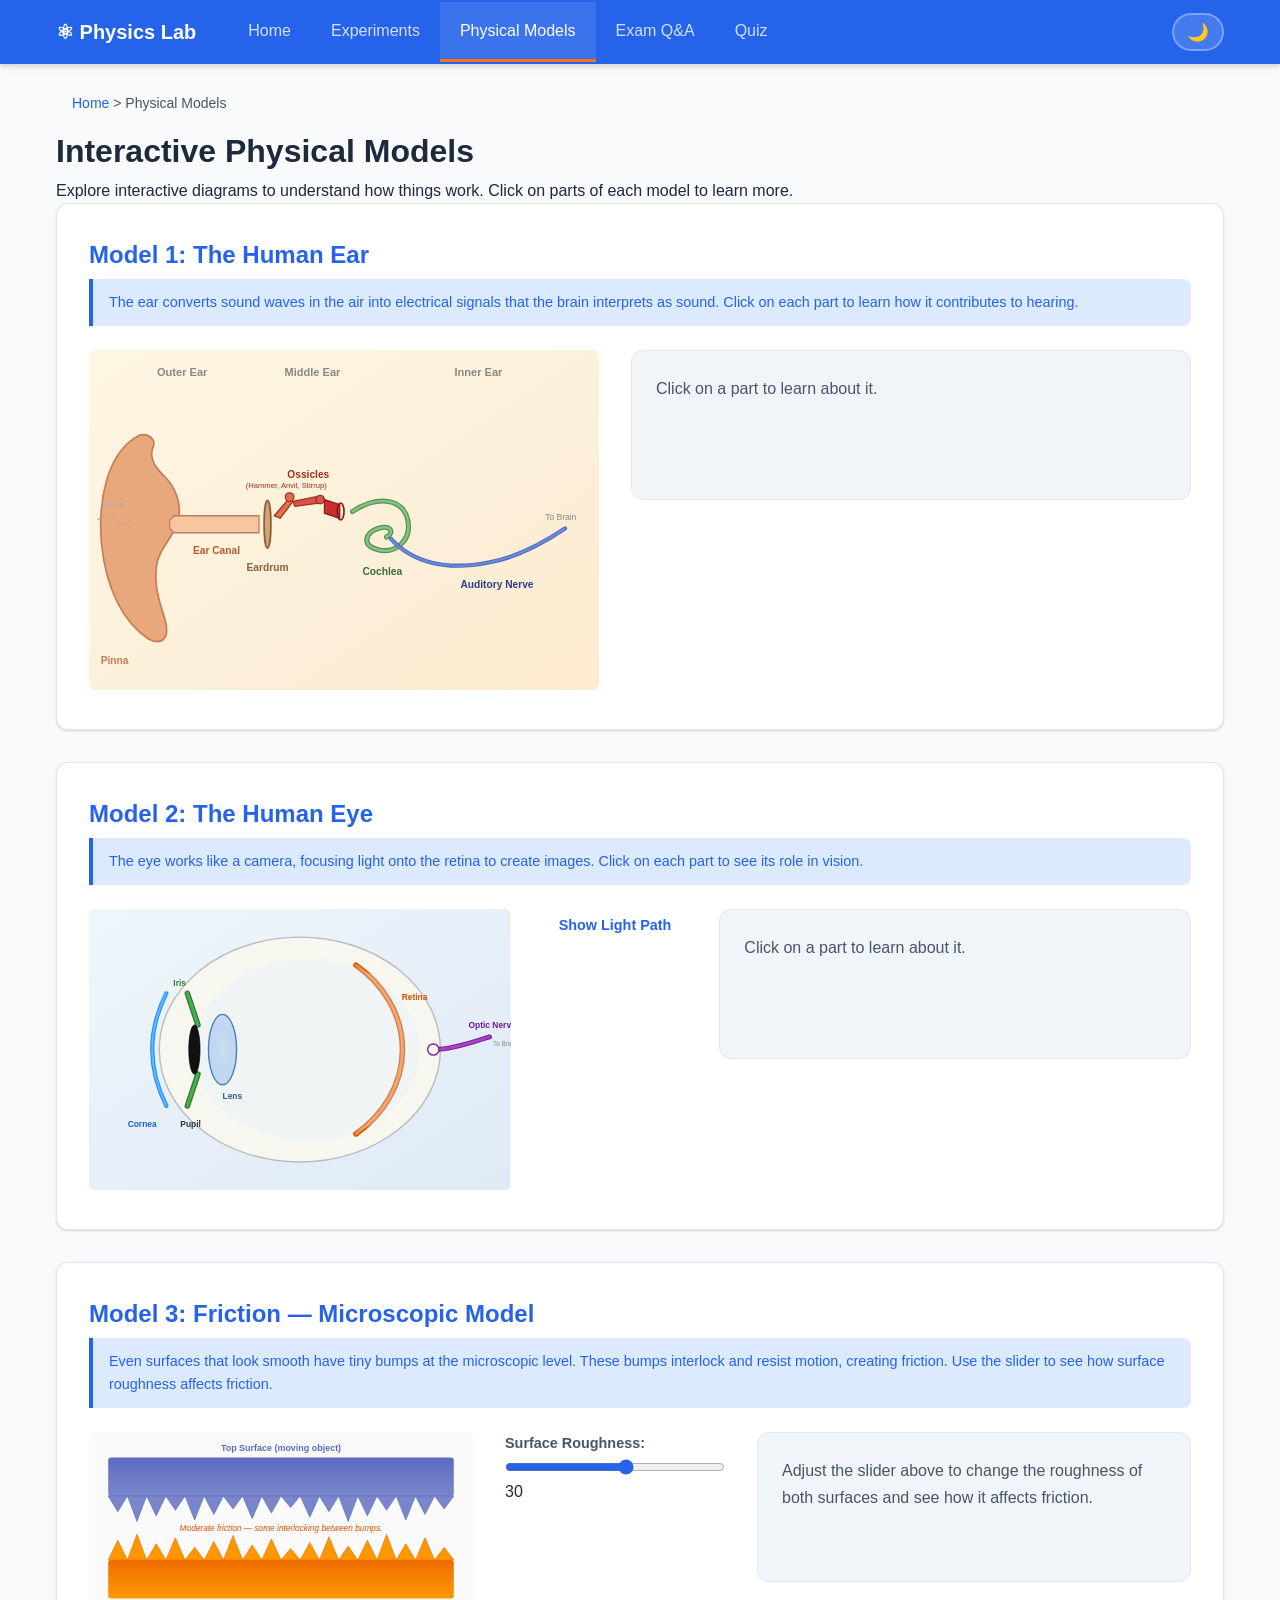
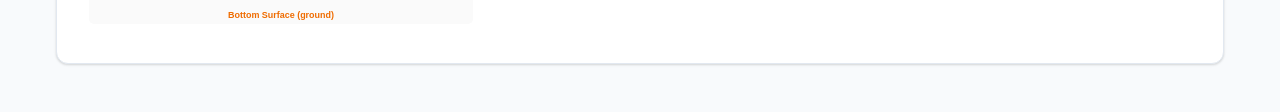
<file: pages/models.html>
<!DOCTYPE html>
<html lang="en">
<head>
  <meta charset="UTF-8">
  <meta name="viewport" content="width=device-width, initial-scale=1.0">
  <title>Physical Models - CBSE Class 8 Physics</title>
  <link rel="stylesheet" href="../style.css">
</head>
<body>

<nav class="navbar">
  <div class="nav-container">
    <div class="nav-logo">&#9883; Physics Lab</div>
    <ul class="nav-tabs">
      <li><a href="../index.html">Home</a></li>
      <li><a href="experiments.html">Experiments</a></li>
      <li><a href="models.html">Physical Models</a></li>
      <li><a href="questions.html">Exam Q&amp;A</a></li>
      <li><a href="quiz.html">Quiz</a></li>
    </ul>
    <button id="themeToggle" class="theme-toggle" onclick="toggleTheme()" title="Toggle theme">&#127769;</button>
  </div>
</nav>

<main class="container">
  <div class="breadcrumb">
    <a href="../index.html">Home</a> &gt; Physical Models
  </div>

  <h1>Interactive Physical Models</h1>
  <p>Explore interactive diagrams to understand how things work. Click on parts of each model to learn more.</p>

  <!-- ============================================================ -->
  <!-- MODEL 1: THE HUMAN EAR                                       -->
  <!-- ============================================================ -->
  <div class="model-section" id="ear-model">
    <h2>Model 1: The Human Ear</h2>
    <div class="learn-note">
      The ear converts sound waves in the air into electrical signals that the brain interprets as sound. Click on each part to learn how it contributes to hearing.
    </div>
    <div class="model-container">
      <div class="model-svg-container">
        <svg viewBox="0 0 600 400" xmlns="http://www.w3.org/2000/svg" role="img" aria-label="Cross-section of the human ear">
          <defs>
            <linearGradient id="earBg" x1="0" y1="0" x2="1" y2="1">
              <stop offset="0%" stop-color="#fdf6e3"/>
              <stop offset="100%" stop-color="#fcebd0"/>
            </linearGradient>
          </defs>
          <rect width="600" height="400" fill="url(#earBg)" rx="8"/>

          <!-- Labels for regions -->
          <text x="80" y="30" font-size="13" fill="#888" font-weight="bold">Outer Ear</text>
          <text x="230" y="30" font-size="13" fill="#888" font-weight="bold">Middle Ear</text>
          <text x="430" y="30" font-size="13" fill="#888" font-weight="bold">Inner Ear</text>

          <!-- Pinna -->
          <g class="svg-part" data-part="pinna" style="cursor:pointer;">
            <path d="M60,100 C20,120 10,180 15,230 C20,280 40,320 70,340 C85,348 95,340 90,320 C85,300 75,280 80,250 C85,230 100,220 105,200 C110,180 100,160 90,150 C80,140 70,130 75,115 C80,105 70,98 60,100 Z"
                  fill="#e8a87c" stroke="#c47c5a" stroke-width="2"/>
            <text class="svg-label" x="30" y="370" font-size="12" fill="#c47c5a" text-anchor="middle" font-weight="bold">Pinna</text>
          </g>

          <!-- Ear Canal -->
          <g class="svg-part" data-part="ear-canal" style="cursor:pointer;">
            <path d="M95,200 L100,195 L200,195 L200,215 L100,215 L95,210 Z"
                  fill="#f5c6a0" stroke="#c47c5a" stroke-width="1.5"/>
            <text class="svg-label" x="150" y="240" font-size="11" fill="#b05c2a" text-anchor="middle" font-weight="bold">Ear Canal</text>
          </g>

          <!-- Eardrum (Tympanic Membrane) -->
          <g class="svg-part" data-part="eardrum" style="cursor:pointer;">
            <ellipse cx="210" cy="205" rx="4" ry="28" fill="#d4a574" stroke="#8b5e3c" stroke-width="2"/>
            <text class="svg-label" x="210" y="260" font-size="11" fill="#8b5e3c" text-anchor="middle" font-weight="bold">Eardrum</text>
          </g>

          <!-- Ossicles: Hammer, Anvil, Stirrup -->
          <g class="svg-part" data-part="ossicles" style="cursor:pointer;">
            <!-- Hammer (Malleus) -->
            <path d="M218,195 L235,175 L240,178 L225,198 Z" fill="#e07050" stroke="#a03020" stroke-width="1.5"/>
            <circle cx="236" cy="173" r="5" fill="#e07050" stroke="#a03020" stroke-width="1.5"/>
            <!-- Anvil (Incus) -->
            <path d="M240,178 L270,172 L272,180 L242,184 Z" fill="#d9534f" stroke="#a03020" stroke-width="1.5"/>
            <circle cx="272" cy="176" r="5" fill="#d9534f" stroke="#a03020" stroke-width="1.5"/>
            <!-- Stirrup (Stapes) -->
            <path d="M277,176 L295,182 L295,198 L277,192 Z" fill="#c9302c" stroke="#8b1a1a" stroke-width="1.5"/>
            <ellipse cx="296" cy="190" rx="4" ry="10" fill="none" stroke="#8b1a1a" stroke-width="2"/>
            <text class="svg-label" x="258" y="150" font-size="11" fill="#a03020" text-anchor="middle" font-weight="bold">Ossicles</text>
            <text x="232" y="162" font-size="9" fill="#a03020" text-anchor="middle">(Hammer, Anvil, Stirrup)</text>
          </g>

          <!-- Cochlea -->
          <g class="svg-part" data-part="cochlea" style="cursor:pointer;">
            <path d="M310,190 C340,170 370,175 375,200 C380,225 360,240 340,235 C320,230 325,215 340,210 C355,205 360,215 350,220"
                  fill="none" stroke="#5b8c5a" stroke-width="6" stroke-linecap="round"/>
            <path d="M310,190 C340,170 370,175 375,200 C380,225 360,240 340,235 C320,230 325,215 340,210 C355,205 360,215 350,220"
                  fill="none" stroke="#7ec87d" stroke-width="3" stroke-linecap="round"/>
            <text class="svg-label" x="345" y="265" font-size="11" fill="#3a6b39" text-anchor="middle" font-weight="bold">Cochlea</text>
          </g>

          <!-- Auditory Nerve -->
          <g class="svg-part" data-part="auditory-nerve" style="cursor:pointer;">
            <path d="M355,222 C380,250 420,260 470,250 C500,245 530,230 560,210"
                  fill="none" stroke="#4a69bd" stroke-width="5" stroke-linecap="round"/>
            <path d="M355,222 C380,250 420,260 470,250 C500,245 530,230 560,210"
                  fill="none" stroke="#6a89dd" stroke-width="2.5" stroke-linecap="round"/>
            <text class="svg-label" x="480" y="280" font-size="11" fill="#2c3e8c" text-anchor="middle" font-weight="bold">Auditory Nerve</text>
            <text x="555" y="200" font-size="10" fill="#888" text-anchor="middle">To Brain</text>
          </g>

          <!-- Sound waves indicator -->
          <path d="M10,200 Q20,190 30,200 Q40,210 50,200" fill="none" stroke="#aaa" stroke-width="1.5" stroke-dasharray="3,3"/>
          <text x="15" y="185" font-size="9" fill="#aaa">Sound</text>
        </svg>
      </div>
      <div class="model-info-box" id="ear-info-box">
        <p>Click on a part to learn about it.</p>
      </div>
    </div>
  </div>

  <!-- ============================================================ -->
  <!-- MODEL 2: THE HUMAN EYE                                       -->
  <!-- ============================================================ -->
  <div class="model-section" id="eye-model">
    <h2>Model 2: The Human Eye</h2>
    <div class="learn-note">
      The eye works like a camera, focusing light onto the retina to create images. Click on each part to see its role in vision.
    </div>
    <div class="model-container">
      <div class="model-svg-container">
        <svg id="eye-svg" viewBox="0 0 600 400" xmlns="http://www.w3.org/2000/svg" role="img" aria-label="Cross-section of the human eye">
          <defs>
            <linearGradient id="eyeBg" x1="0" y1="0" x2="1" y2="1">
              <stop offset="0%" stop-color="#eef5fc"/>
              <stop offset="100%" stop-color="#dfeaf5"/>
            </linearGradient>
            <radialGradient id="lensGrad" cx="50%" cy="50%" r="50%">
              <stop offset="0%" stop-color="rgba(173,216,230,0.6)"/>
              <stop offset="100%" stop-color="rgba(100,149,237,0.3)"/>
            </radialGradient>
          </defs>
          <rect width="600" height="400" fill="url(#eyeBg)" rx="8"/>

          <!-- Eyeball outline (sclera) -->
          <ellipse cx="300" cy="200" rx="200" ry="160" fill="#f7f7f0" stroke="#bbb" stroke-width="2"/>

          <!-- Retina (inner back surface) -->
          <g class="svg-part" data-part="retina" style="cursor:pointer;">
            <path d="M380,80 A180,155 0 0,1 380,320" fill="none" stroke="#cc5500" stroke-width="8" stroke-linecap="round"/>
            <path d="M380,80 A180,155 0 0,1 380,320" fill="none" stroke="#ff8833" stroke-width="4" stroke-linecap="round"/>
            <text class="svg-label" x="445" y="130" font-size="11" fill="#cc5500" font-weight="bold">Retina</text>
          </g>

          <!-- Vitreous humor (inner fill) -->
          <ellipse cx="310" cy="200" rx="160" ry="130" fill="rgba(220,235,250,0.3)" stroke="none"/>

          <!-- Cornea -->
          <g class="svg-part" data-part="cornea" style="cursor:pointer;">
            <path d="M110,120 Q70,200 110,280" fill="none" stroke="#1e90ff" stroke-width="6" stroke-linecap="round"/>
            <path d="M110,120 Q70,200 110,280" fill="none" stroke="#63b3ff" stroke-width="3" stroke-linecap="round"/>
            <text class="svg-label" x="55" y="310" font-size="11" fill="#1565c0" font-weight="bold">Cornea</text>
          </g>

          <!-- Iris -->
          <g class="svg-part" data-part="iris" style="cursor:pointer;">
            <path d="M140,120 L155,165" fill="none" stroke="#2e7d32" stroke-width="8" stroke-linecap="round"/>
            <path d="M140,280 L155,235" fill="none" stroke="#2e7d32" stroke-width="8" stroke-linecap="round"/>
            <path d="M140,120 L155,165" fill="none" stroke="#4caf50" stroke-width="4" stroke-linecap="round"/>
            <path d="M140,280 L155,235" fill="none" stroke="#4caf50" stroke-width="4" stroke-linecap="round"/>
            <text class="svg-label" x="120" y="110" font-size="11" fill="#2e7d32" font-weight="bold">Iris</text>
          </g>

          <!-- Pupil -->
          <g class="svg-part" data-part="pupil" style="cursor:pointer;">
            <ellipse cx="150" cy="200" rx="8" ry="35" fill="#111" stroke="#000" stroke-width="1"/>
            <text class="svg-label" x="130" y="310" font-size="11" fill="#333" font-weight="bold">Pupil</text>
          </g>

          <!-- Lens -->
          <g class="svg-part" data-part="lens" style="cursor:pointer;">
            <ellipse cx="190" cy="200" rx="20" ry="50" fill="url(#lensGrad)" stroke="#4682b4" stroke-width="2"/>
            <text class="svg-label" x="190" y="270" font-size="11" fill="#2c5f8a" font-weight="bold">Lens</text>
          </g>

          <!-- Optic Nerve -->
          <g class="svg-part" data-part="optic-nerve" style="cursor:pointer;">
            <path d="M490,200 C510,200 530,195 560,185 L570,182"
                  fill="none" stroke="#7b1fa2" stroke-width="7" stroke-linecap="round"/>
            <path d="M490,200 C510,200 530,195 560,185 L570,182"
                  fill="none" stroke="#ab47bc" stroke-width="3.5" stroke-linecap="round"/>
            <circle cx="490" cy="200" r="8" fill="#f7f7f0" stroke="#7b1fa2" stroke-width="2"/>
            <text class="svg-label" x="540" y="170" font-size="11" fill="#6a1b9a" font-weight="bold">Optic Nerve</text>
            <text x="575" y="195" font-size="9" fill="#888">To Brain</text>
          </g>

          <!-- Light path (hidden by default) -->
          <g id="light-path-group" style="display:none;">
            <line x1="10" y1="200" x2="110" y2="200" stroke="#ffcc00" stroke-width="2" stroke-dasharray="6,3"/>
            <line x1="110" y1="200" x2="190" y2="200" stroke="#ffcc00" stroke-width="2" stroke-dasharray="6,3"/>
            <line x1="190" y1="200" x2="420" y2="200" stroke="#ffcc00" stroke-width="2" stroke-dasharray="6,3"/>
            <circle id="light-photon" cx="10" cy="200" r="5" fill="#ffcc00" stroke="#ff9900" stroke-width="1.5">
              <animate attributeName="cx" from="10" to="420" dur="2s" repeatCount="indefinite"/>
            </circle>
            <text x="30" y="190" font-size="10" fill="#cc9900" font-weight="bold">Light Ray</text>
          </g>
        </svg>
      </div>
      <div class="controls">
        <div class="control-group">
          <button class="btn btn-primary toggle-btn" id="toggle-light-path">Show Light Path</button>
        </div>
      </div>
      <div class="model-info-box" id="eye-info-box">
        <p>Click on a part to learn about it.</p>
      </div>
    </div>
  </div>

  <!-- ============================================================ -->
  <!-- MODEL 3: FRICTION - MICROSCOPIC MODEL                        -->
  <!-- ============================================================ -->
  <div class="model-section" id="friction-model">
    <h2>Model 3: Friction &mdash; Microscopic Model</h2>
    <div class="learn-note">
      Even surfaces that look smooth have tiny bumps at the microscopic level. These bumps interlock and resist motion, creating friction. Use the slider to see how surface roughness affects friction.
    </div>
    <div class="model-container">
      <div class="model-svg-container">
        <svg id="friction-svg" viewBox="0 0 600 300" xmlns="http://www.w3.org/2000/svg" role="img" aria-label="Microscopic view of friction between two surfaces">
          <defs>
            <linearGradient id="topSurface" x1="0" y1="0" x2="0" y2="1">
              <stop offset="0%" stop-color="#5c6bc0"/>
              <stop offset="100%" stop-color="#7986cb"/>
            </linearGradient>
            <linearGradient id="bottomSurface" x1="0" y1="0" x2="0" y2="1">
              <stop offset="0%" stop-color="#ef6c00"/>
              <stop offset="100%" stop-color="#ff9800"/>
            </linearGradient>
            <marker id="arrowhead" markerWidth="10" markerHeight="7" refX="10" refY="3.5" orient="auto">
              <polygon points="0 0, 10 3.5, 0 7" fill="#5c6bc0"/>
            </marker>
          </defs>
          <rect width="600" height="300" fill="#fafafa" rx="8"/>

          <!-- Labels -->
          <text x="300" y="30" font-size="14" fill="#5c6bc0" text-anchor="middle" font-weight="bold">Top Surface (moving object)</text>
          <text x="300" y="290" font-size="14" fill="#ef6c00" text-anchor="middle" font-weight="bold">Bottom Surface (ground)</text>

          <!-- Arrow showing motion -->
          <line x1="480" y1="55" x2="560" y2="55" stroke="#5c6bc0" stroke-width="2" marker-end="url(#arrowhead)"/>
          <text x="500" y="50" font-size="10" fill="#5c6bc0">Motion</text>

          <!-- Top surface block -->
          <rect x="30" y="40" width="540" height="60" fill="url(#topSurface)" rx="4"/>

          <!-- Top bumps (hanging down) -->
          <path id="top-bumps" d="" fill="#7986cb" stroke="#5c6bc0" stroke-width="1"/>

          <!-- Bottom bumps (pointing up) -->
          <path id="bottom-bumps" d="" fill="#ff9800" stroke="#ef6c00" stroke-width="1"/>

          <!-- Bottom surface block -->
          <rect x="30" y="200" width="540" height="60" fill="url(#bottomSurface)" rx="4"/>

          <!-- Friction explanation text -->
          <text id="friction-explanation" x="300" y="155" font-size="13" fill="#555" text-anchor="middle" font-style="italic"></text>
        </svg>
      </div>
      <div class="controls">
        <div class="control-group">
          <label for="roughness-slider"><strong>Surface Roughness:</strong></label>
          <input type="range" id="roughness-slider" min="5" max="50" value="30" style="width: 220px; vertical-align: middle;">
          <span id="roughness-value">30</span>
        </div>
      </div>
      <div class="model-info-box" id="friction-info-box">
        <p>Adjust the slider above to change the roughness of both surfaces and see how it affects friction.</p>
      </div>
    </div>
  </div>

</main>

<script src="../script.js"></script>
<script>
(function() {
  // ==========================================================
  // DATA: Ear parts info
  // ==========================================================
  var earInfo = {
    'pinna': {
      name: 'Pinna (Outer Ear)',
      info: 'The pinna is the visible, fleshy part of the ear on the outside of the head. It acts like a funnel, collecting sound waves from the environment and directing them into the ear canal. Its curved shape helps determine the direction a sound is coming from.'
    },
    'ear-canal': {
      name: 'Ear Canal',
      info: 'The ear canal is a tube-shaped passage about 2.5 cm long that carries sound waves from the pinna to the eardrum. It also protects the inner parts of the ear and produces earwax to trap dust and germs.'
    },
    'eardrum': {
      name: 'Eardrum (Tympanic Membrane)',
      info: 'The eardrum is a thin, cone-shaped membrane that vibrates when sound waves reach it. These vibrations are the first step in converting sound waves into mechanical motion. Even very soft sounds can make it vibrate.'
    },
    'ossicles': {
      name: 'Ossicles (Hammer, Anvil, Stirrup)',
      info: 'The ossicles are the three smallest bones in the human body. The hammer (malleus) is attached to the eardrum, the anvil (incus) connects hammer to stirrup, and the stirrup (stapes) presses against the cochlea. Together, they amplify the vibrations from the eardrum by about 20 times before passing them to the inner ear.'
    },
    'cochlea': {
      name: 'Cochlea',
      info: 'The cochlea is a snail-shaped, fluid-filled organ in the inner ear. When vibrations enter through the stirrup, they create waves in the fluid. Tiny hair cells inside the cochlea detect these waves and convert them into electrical signals. Different parts of the cochlea respond to different pitches of sound.'
    },
    'auditory-nerve': {
      name: 'Auditory Nerve',
      info: 'The auditory nerve carries electrical signals from the cochlea to the brain. The brain then interprets these signals as recognizable sounds such as speech, music, or environmental noises. This is the final step in the hearing process.'
    }
  };

  // ==========================================================
  // DATA: Eye parts info
  // ==========================================================
  var eyeInfo = {
    'cornea': {
      name: 'Cornea',
      info: 'The cornea is the clear, dome-shaped front surface of the eye. It is responsible for most of the eye\'s focusing power, bending (refracting) light as it enters the eye. It also acts as a barrier against dirt, germs, and UV light.'
    },
    'iris': {
      name: 'Iris',
      info: 'The iris is the colored part of the eye (brown, blue, green, etc.). It is a muscular ring that controls the size of the pupil, regulating how much light enters the eye. In bright light it contracts (smaller pupil), and in dim light it relaxes (larger pupil).'
    },
    'pupil': {
      name: 'Pupil',
      info: 'The pupil is the black circular opening in the center of the iris. It is not a structure itself, but a hole through which light enters the eye. Its size is controlled by the iris muscles and changes in response to light intensity.'
    },
    'lens': {
      name: 'Lens',
      info: 'The lens is a transparent, flexible, biconvex structure behind the iris. It fine-focuses the light that has already been partly focused by the cornea, adjusting its shape (accommodation) to focus on objects at different distances. It projects an inverted image onto the retina.'
    },
    'retina': {
      name: 'Retina',
      info: 'The retina is a thin layer of light-sensitive cells (rods and cones) lining the back of the eye. It acts like the film in a camera, receiving the focused image and converting it into electrical nerve signals. Rods detect light/dark, while cones detect color.'
    },
    'optic-nerve': {
      name: 'Optic Nerve',
      info: 'The optic nerve is a bundle of over one million nerve fibers at the back of the eye. It carries electrical signals from the retina to the brain\'s visual cortex, where the signals are interpreted as the images we see. The point where it connects to the retina is the "blind spot" as there are no light-sensitive cells there.'
    }
  };

  // ==========================================================
  // GENERIC: Click handler for SVG part info
  // ==========================================================
  function setupModelClicks(sectionId, infoBoxId, infoData) {
    var section = document.getElementById(sectionId);
    var infoBox = document.getElementById(infoBoxId);
    var parts = section.querySelectorAll('.svg-part');

    parts.forEach(function(part) {
      part.addEventListener('click', function() {
        // Remove highlight from all
        parts.forEach(function(p) {
          p.classList.remove('active');
          p.style.filter = '';
          p.style.opacity = '';
        });
        // Highlight clicked
        this.classList.add('active');
        this.style.filter = 'brightness(1.3) drop-shadow(0 0 6px rgba(0,0,0,0.3))';

        var partKey = this.getAttribute('data-part');
        var data = infoData[partKey];
        if (data) {
          infoBox.innerHTML =
            '<h3>' + data.name + '</h3>' +
            '<p>' + data.info + '</p>';
        }
      });
    });
  }

  setupModelClicks('ear-model', 'ear-info-box', earInfo);
  setupModelClicks('eye-model', 'eye-info-box', eyeInfo);

  // ==========================================================
  // EYE: Light path toggle
  // ==========================================================
  var lightPathBtn = document.getElementById('toggle-light-path');
  var lightPathGroup = document.getElementById('light-path-group');
  var lightPathVisible = false;

  lightPathBtn.addEventListener('click', function() {
    lightPathVisible = !lightPathVisible;
    lightPathGroup.style.display = lightPathVisible ? 'inline' : 'none';
    lightPathBtn.textContent = lightPathVisible ? 'Hide Light Path' : 'Show Light Path';
    if (lightPathVisible) {
      lightPathBtn.classList.add('active');
    } else {
      lightPathBtn.classList.remove('active');
    }
  });

  // ==========================================================
  // FRICTION: Roughness slider
  // ==========================================================
  var roughnessSlider = document.getElementById('roughness-slider');
  var roughnessValue = document.getElementById('roughness-value');
  var topBumpsPath = document.getElementById('top-bumps');
  var bottomBumpsPath = document.getElementById('bottom-bumps');
  var frictionExplanation = document.getElementById('friction-explanation');

  // Use seeded "random" for consistent bumps at same roughness
  var bumpSeedsTop = [];
  var bumpSeedsBottom = [];
  for (var i = 0; i < 20; i++) {
    bumpSeedsTop.push(0.6 + (((i * 7 + 3) % 11) / 11) * 0.8);
    bumpSeedsBottom.push(0.6 + (((i * 5 + 7) % 13) / 13) * 0.8);
  }

  function generateSeededBumps(direction, height, seeds) {
    var startX = 30;
    var endX = 570;
    var bumpWidth = 30;
    var numBumps = Math.floor((endX - startX) / bumpWidth);
    var baseY = direction === 'down' ? 100 : 200;
    var path = 'M' + startX + ',' + baseY;

    for (var j = 0; j < numBumps; j++) {
      var x1 = startX + j * bumpWidth;
      var x2 = x1 + bumpWidth / 2;
      var x3 = x1 + bumpWidth;
      var bumpH = height * seeds[j % seeds.length];
      if (direction === 'down') {
        path += ' L' + x2 + ',' + (baseY + bumpH) + ' L' + x3 + ',' + baseY;
      } else {
        path += ' L' + x2 + ',' + (baseY - bumpH) + ' L' + x3 + ',' + baseY;
      }
    }
    path += ' L' + endX + ',' + baseY + ' Z';
    return path;
  }

  function updateFriction() {
    var val = parseInt(roughnessSlider.value, 10);
    roughnessValue.textContent = val;

    topBumpsPath.setAttribute('d', generateSeededBumps('down', val, bumpSeedsTop));
    bottomBumpsPath.setAttribute('d', generateSeededBumps('up', val, bumpSeedsBottom));

    if (val >= 35) {
      frictionExplanation.textContent = 'High friction \u2014 surfaces interlock strongly. Hard to slide!';
      frictionExplanation.setAttribute('fill', '#c62828');
    } else if (val >= 20) {
      frictionExplanation.textContent = 'Moderate friction \u2014 some interlocking between bumps.';
      frictionExplanation.setAttribute('fill', '#e65100');
    } else {
      frictionExplanation.textContent = 'Low friction \u2014 smoother surfaces slide easily.';
      frictionExplanation.setAttribute('fill', '#2e7d32');
    }
  }

  roughnessSlider.addEventListener('input', updateFriction);
  updateFriction();
})();
</script>

</body>
</html>
</file>
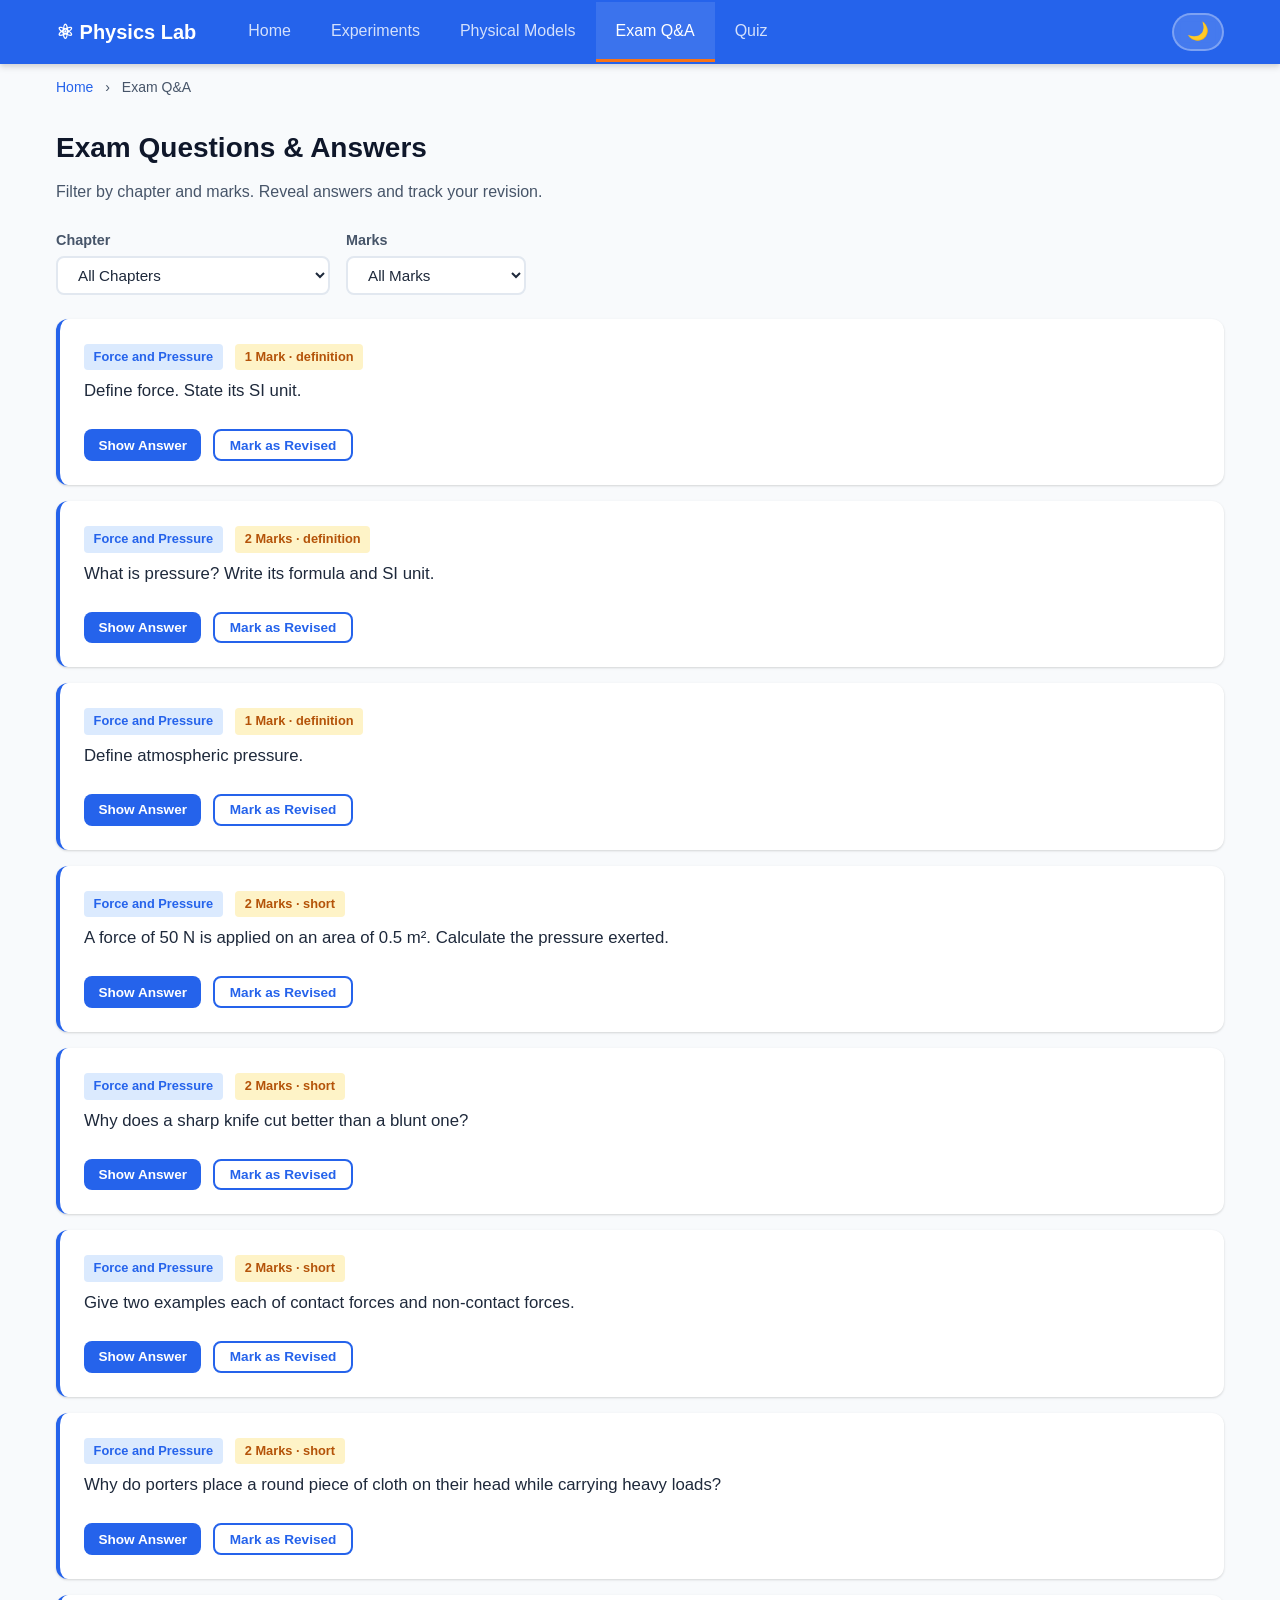
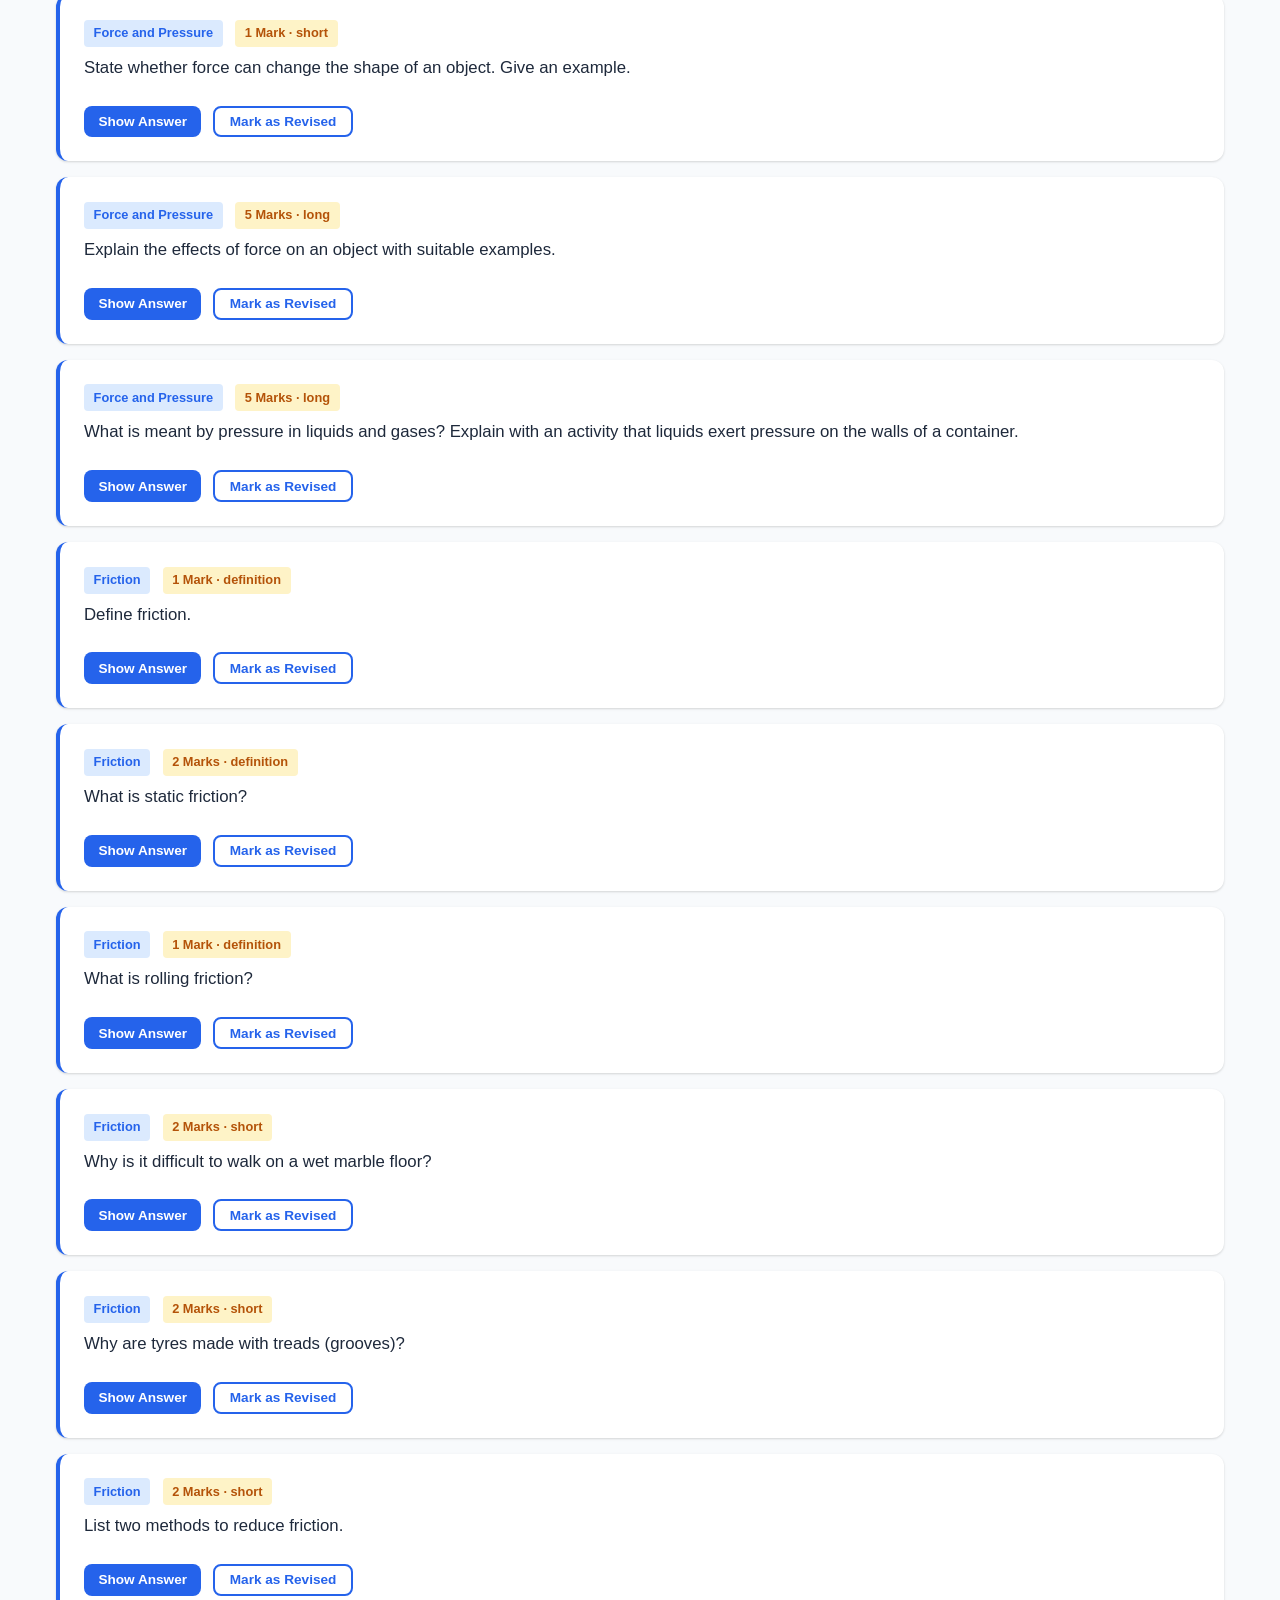
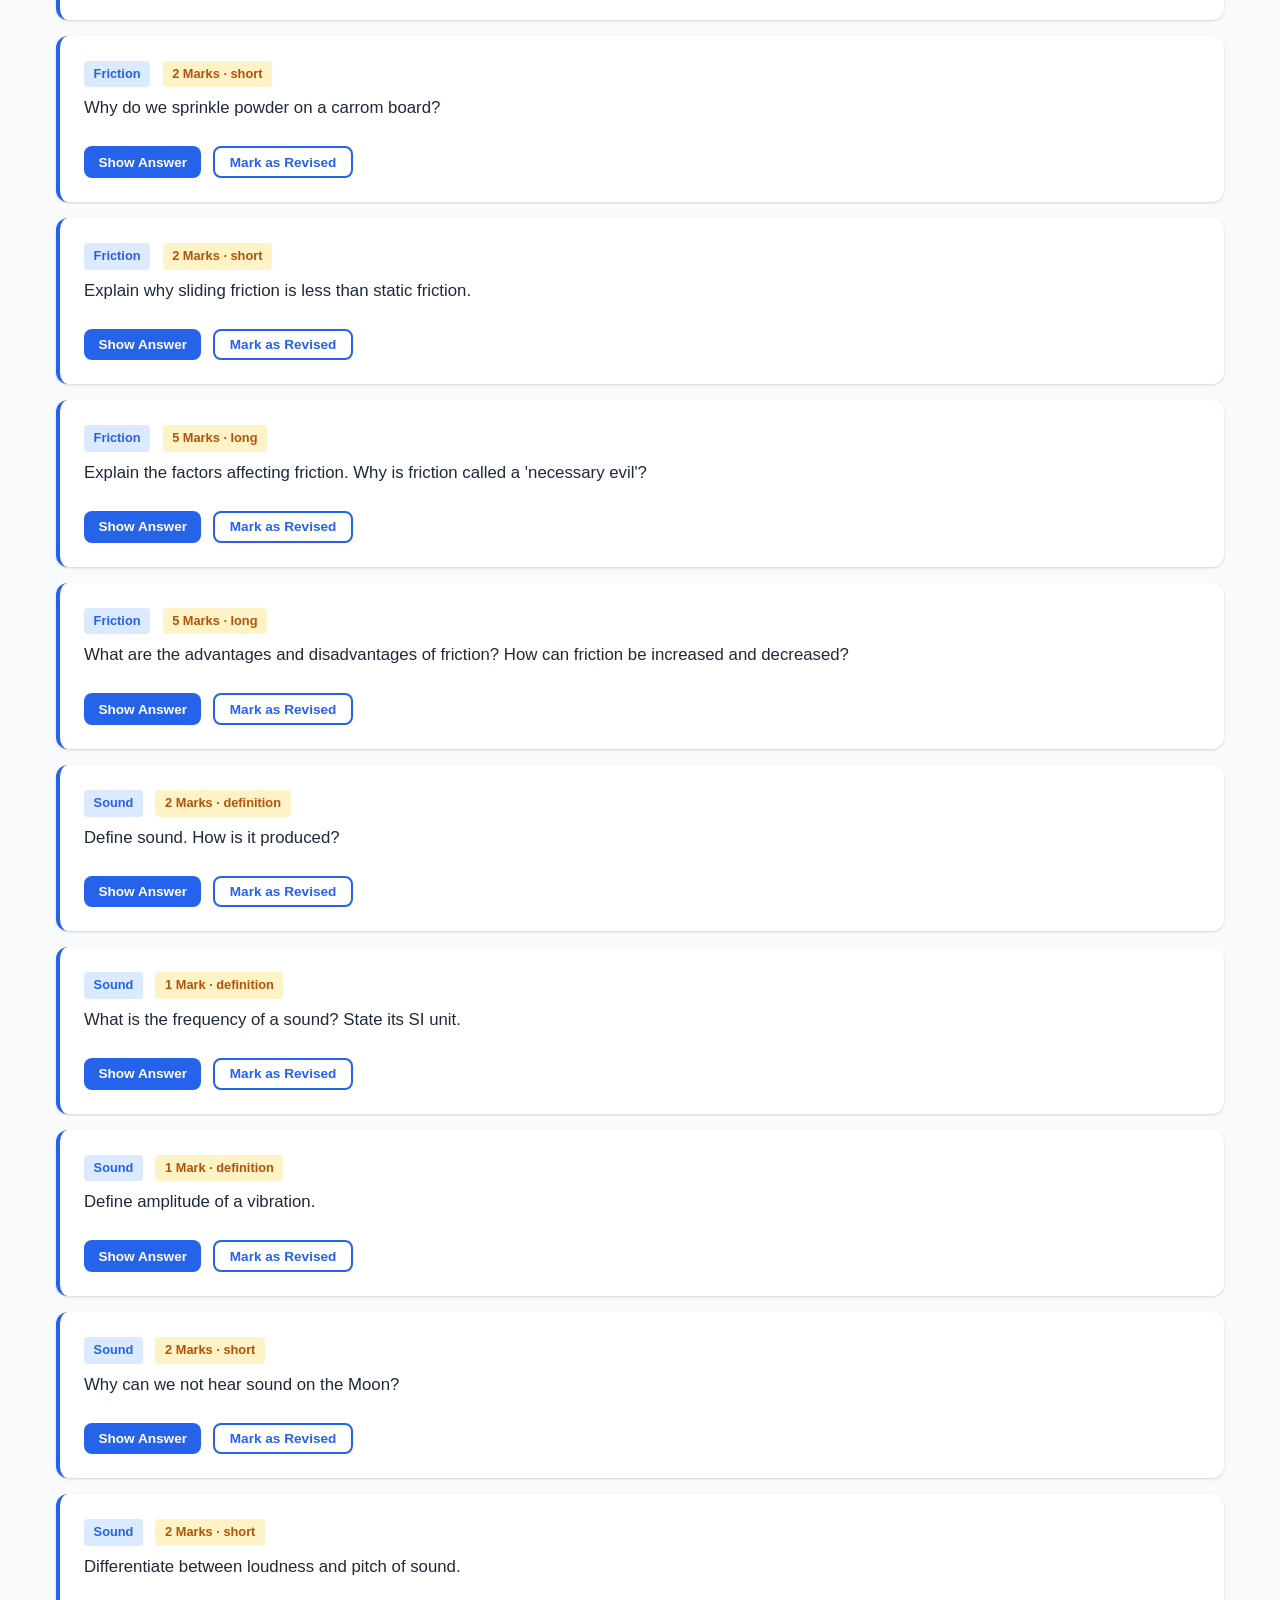
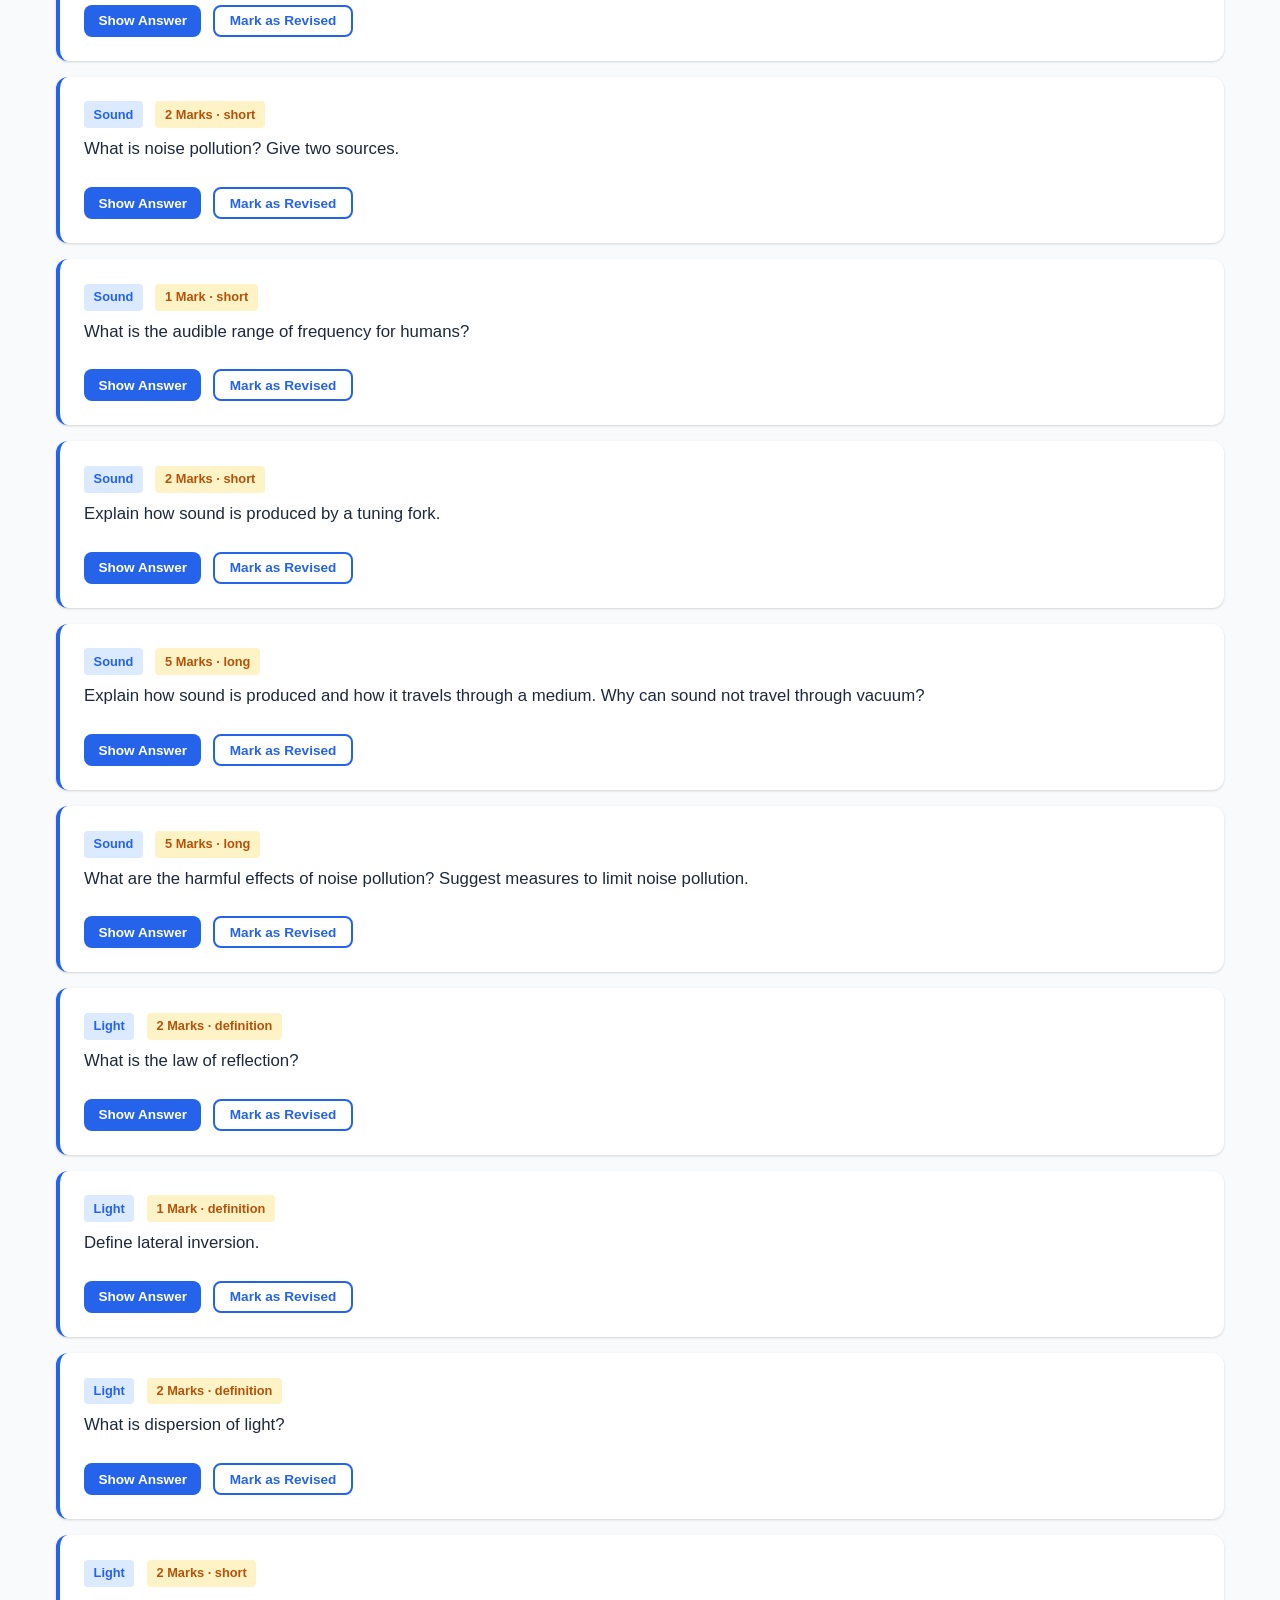
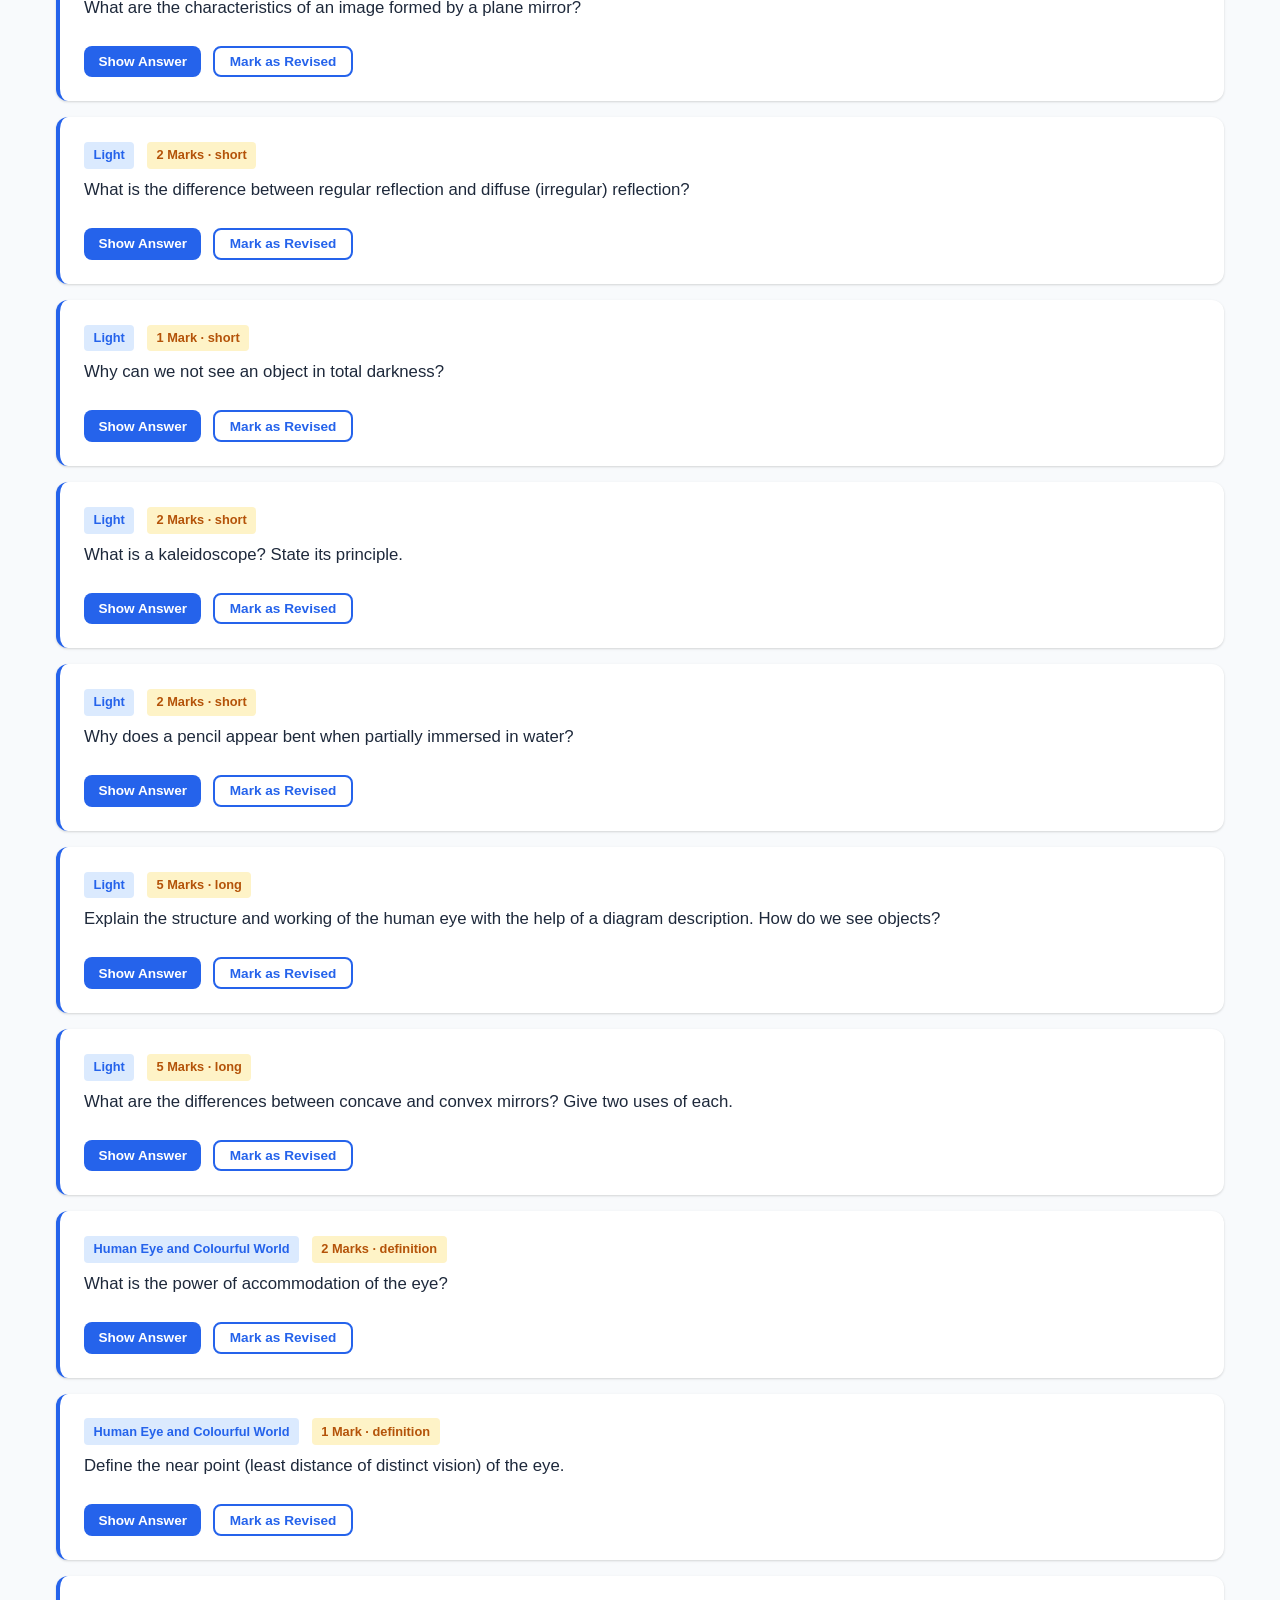
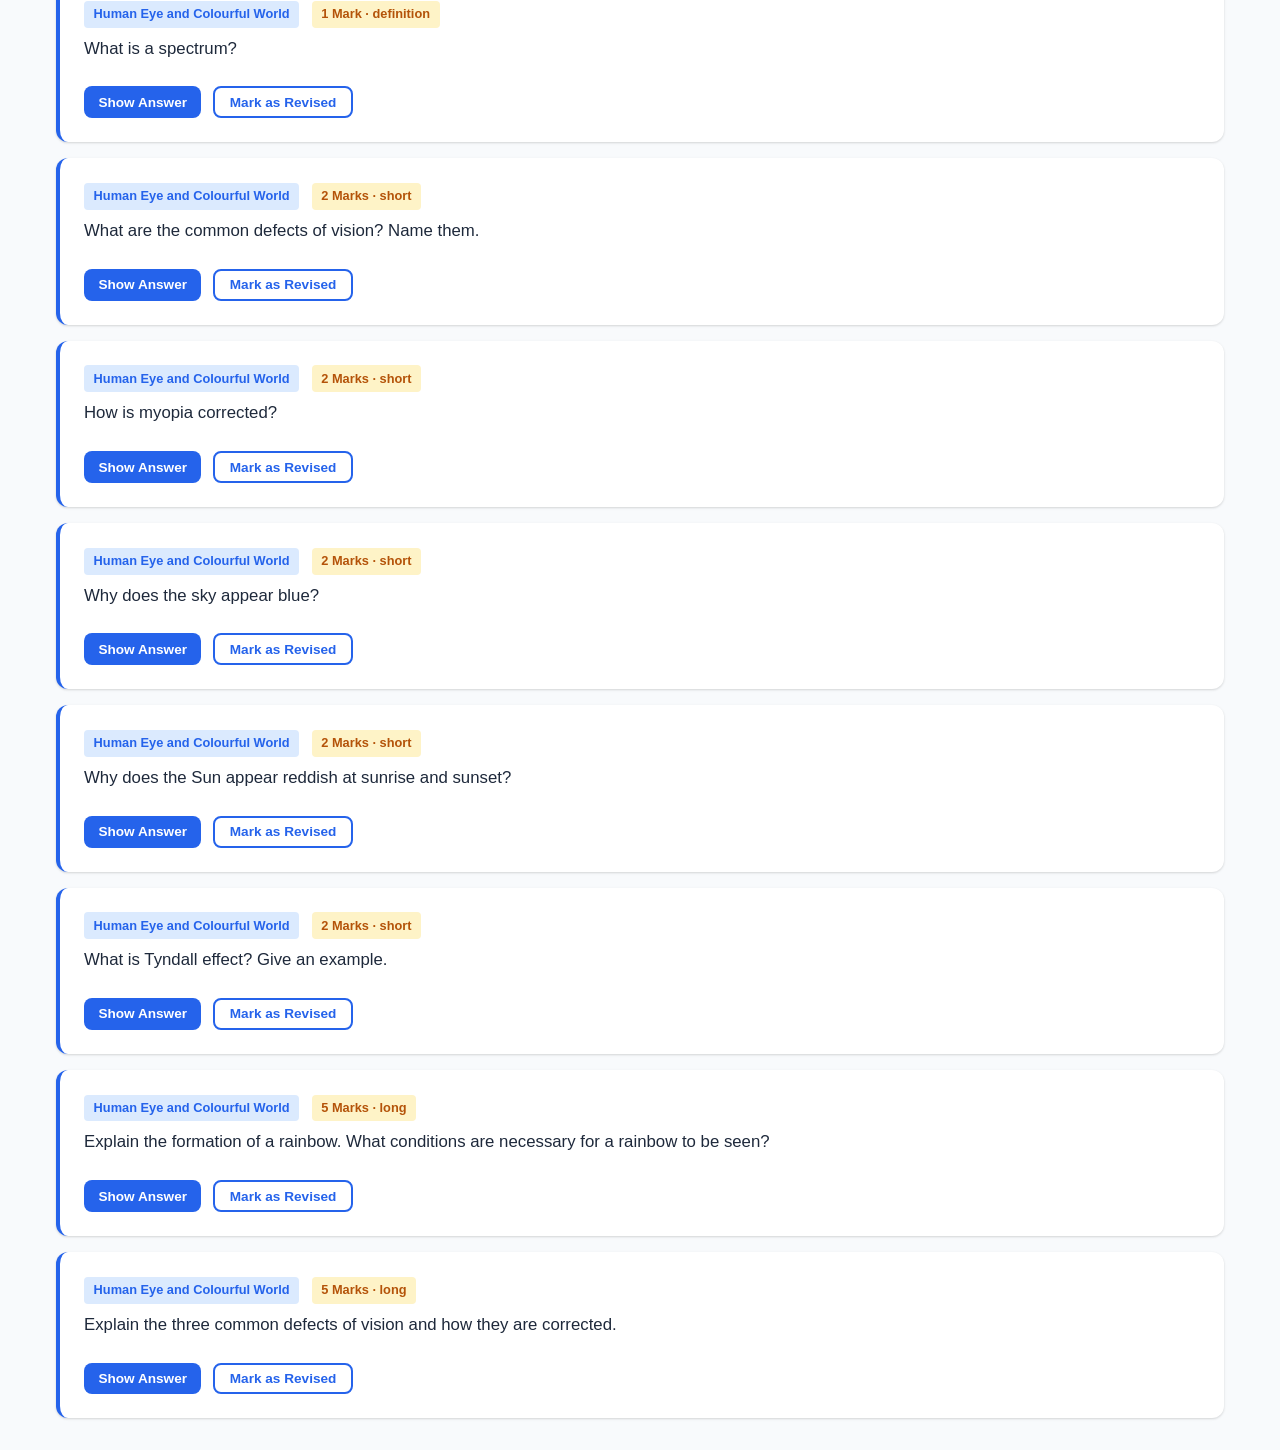
<file: pages/questions.html>
<!DOCTYPE html>
<html lang="en">
<head>
  <meta charset="UTF-8">
  <meta name="viewport" content="width=device-width, initial-scale=1.0">
  <title>Exam Q&amp;A — CBSE Class 8 Physics</title>
  <link rel="stylesheet" href="../style.css">
</head>
<body>
  <nav class="navbar">
    <div class="nav-container">
      <div class="nav-logo">⚛ Physics Lab</div>
      <ul class="nav-tabs">
        <li><a href="../index.html">Home</a></li>
        <li><a href="experiments.html">Experiments</a></li>
        <li><a href="models.html">Physical Models</a></li>
        <li><a href="questions.html">Exam Q&amp;A</a></li>
        <li><a href="quiz.html">Quiz</a></li>
      </ul>
      <button id="themeToggle" class="theme-toggle" onclick="toggleTheme()" title="Toggle theme">&#127769;</button>
    </div>
  </nav>

  <div class="breadcrumb">
    <a href="../index.html">Home</a> <span>›</span> Exam Q&amp;A
  </div>

  <div class="container">
    <h1 class="section-title">Exam Questions &amp; Answers</h1>
    <p class="section-subtitle">Filter by chapter and marks. Reveal answers and track your revision.</p>

    <!-- Filters -->
    <div class="filters">
      <div class="filter-group">
        <label for="chapterFilter">Chapter</label>
        <select id="chapterFilter">
          <option value="all">All Chapters</option>
          <option value="Force and Pressure">Force and Pressure</option>
          <option value="Friction">Friction</option>
          <option value="Sound">Sound</option>
          <option value="Light">Light</option>
          <option value="Human Eye and Colourful World">Human Eye and Colourful World</option>
        </select>
      </div>
      <div class="filter-group">
        <label for="marksFilter">Marks</label>
        <select id="marksFilter">
          <option value="all">All Marks</option>
          <option value="1">1 Mark</option>
          <option value="2">2 Marks</option>
          <option value="5">5 Marks</option>
        </select>
      </div>
    </div>

    <!-- Questions Container -->
    <div id="questionsContainer"></div>
  </div>

  <script src="../script.js"></script>
  <script src="../data/questions.js"></script>
  <script>
    const chapterFilter = document.getElementById('chapterFilter');
    const marksFilter = document.getElementById('marksFilter');
    const container = document.getElementById('questionsContainer');

    function renderQuestions() {
      const ch = chapterFilter.value;
      const mk = marksFilter.value;

      const filtered = questions.filter(q => {
        if (ch !== 'all' && q.chapter !== ch) return false;
        if (mk !== 'all' && q.marks !== parseInt(mk)) return false;
        return true;
      });

      if (filtered.length === 0) {
        container.innerHTML = '<p style="color: var(--gray-400); padding: 2rem; text-align: center;">No questions match your filters.</p>';
        return;
      }

      container.innerHTML = filtered.map((q, i) => {
        const qId = q.chapter + '|' + q.question.substring(0, 40);
        const safeId = qId.replace(/&/g,'&amp;').replace(/"/g,'&quot;').replace(/'/g,'&#39;').replace(/</g,'&lt;');
        const revised = isRevised(qId);
        return `
          <div class="question-card ${revised ? 'revised' : ''}" data-id="${safeId}" data-index="${i}">
            <span class="chapter-tag">${q.chapter}</span>
            <span class="marks-tag">${q.marks} Mark${q.marks > 1 ? 's' : ''} · ${q.type}</span>
            <div class="question-text">${q.question}</div>
            <div class="answer-text" id="ans-${i}">${q.answer}</div>
            <div class="btn-row mt-1">
              <button class="btn btn-primary btn-sm" onclick="toggleAnswer(${i})">Show Answer</button>
              <button class="btn ${revised ? 'btn-success' : 'btn-outline'} btn-sm" onclick="markRevised(this)">
                ${revised ? '✓ Revised' : 'Mark as Revised'}
              </button>
            </div>
          </div>`;
      }).join('');
    }

    function toggleAnswer(index) {
      const el = document.getElementById('ans-' + index);
      const btn = el.parentElement.querySelector('.btn-primary');
      el.classList.toggle('show');
      btn.textContent = el.classList.contains('show') ? 'Hide Answer' : 'Show Answer';
    }

    function markRevised(btn) {
      const card = btn.closest('.question-card');
      const i = parseInt(card.dataset.index);
      const ch = chapterFilter.value;
      const mk = marksFilter.value;
      const filtered = questions.filter(q => {
        if (ch !== 'all' && q.chapter !== ch) return false;
        if (mk !== 'all' && q.marks !== parseInt(mk)) return false;
        return true;
      });
      const q = filtered[i];
      const qId = q.chapter + '|' + q.question.substring(0, 40);
      const nowRevised = toggleRevised(qId);
      if (nowRevised) {
        card.classList.add('revised');
        btn.classList.remove('btn-outline');
        btn.classList.add('btn-success');
        btn.textContent = '✓ Revised';
      } else {
        card.classList.remove('revised');
        btn.classList.remove('btn-success');
        btn.classList.add('btn-outline');
        btn.textContent = 'Mark as Revised';
      }
    }

    chapterFilter.addEventListener('change', renderQuestions);
    marksFilter.addEventListener('change', renderQuestions);

    renderQuestions();
  </script>
</body>
</html>
</file>
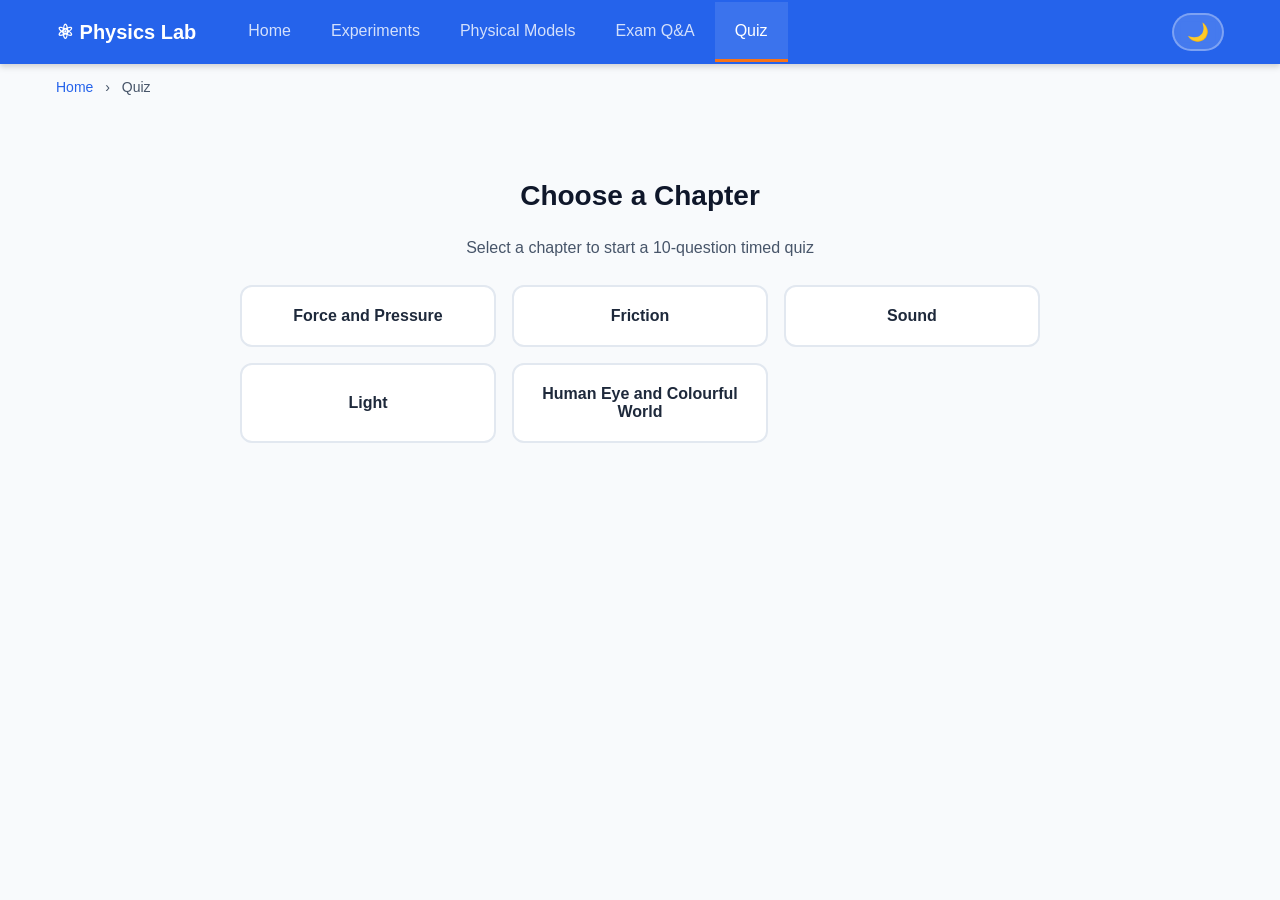
<file: pages/quiz.html>
<!DOCTYPE html>
<html lang="en">
<head>
  <meta charset="UTF-8">
  <meta name="viewport" content="width=device-width, initial-scale=1.0">
  <title>Quiz — CBSE Class 8 Physics</title>
  <link rel="stylesheet" href="../style.css">
</head>
<body>
  <nav class="navbar">
    <div class="nav-container">
      <div class="nav-logo">⚛ Physics Lab</div>
      <ul class="nav-tabs">
        <li><a href="../index.html">Home</a></li>
        <li><a href="experiments.html">Experiments</a></li>
        <li><a href="models.html">Physical Models</a></li>
        <li><a href="questions.html">Exam Q&amp;A</a></li>
        <li><a href="quiz.html">Quiz</a></li>
      </ul>
      <button id="themeToggle" class="theme-toggle" onclick="toggleTheme()" title="Toggle theme">&#127769;</button>
    </div>
  </nav>

  <div class="breadcrumb">
    <a href="../index.html">Home</a> <span>›</span> Quiz
  </div>

  <div class="container">
    <!-- Setup Screen -->
    <div id="quizSetup" class="quiz-setup">
      <h2 class="section-title">Choose a Chapter</h2>
      <p class="section-subtitle">Select a chapter to start a 10-question timed quiz</p>
      <div class="chapter-select-grid" id="chapterButtons"></div>
    </div>

    <!-- Quiz Screen -->
    <div id="quizScreen" class="hidden">
      <div class="quiz-container">
        <div class="quiz-header">
          <span class="quiz-progress" id="quizProgress">Question 1 / 10</span>
          <span class="quiz-timer" id="quizTimer">30</span>
        </div>
        <div class="quiz-question">
          <h3 id="questionText"></h3>
          <div class="quiz-options" id="optionsContainer"></div>
        </div>
        <div class="text-center mt-3">
          <button class="btn btn-primary" id="nextBtn" onclick="nextQuestion()" disabled>Next →</button>
        </div>
      </div>
    </div>

    <!-- Results Screen -->
    <div id="resultsScreen" class="hidden">
      <div class="quiz-results">
        <h2>Quiz Complete!</h2>
        <p id="resultChapter" style="color: var(--gray-600);"></p>
        <div class="score-display">
          <div class="score-item correct-score">
            <div class="number" id="correctCount">0</div>
            <div class="label">Correct</div>
          </div>
          <div class="score-item wrong-score">
            <div class="number" id="wrongCount">0</div>
            <div class="label">Wrong</div>
          </div>
          <div class="score-item time-score">
            <div class="number" id="totalTime">0s</div>
            <div class="label">Total Time</div>
          </div>
        </div>
        <div class="mt-3">
          <button class="btn btn-primary" onclick="showReview()">Review Answers</button>
          <button class="btn btn-outline" onclick="resetQuiz()" style="margin-left: 0.5rem;">Try Again</button>
        </div>
        <div id="reviewContainer" class="mt-4"></div>
      </div>
    </div>
  </div>

  <script src="../script.js"></script>
  <script src="../data/questions.js"></script>
  <script>
    const chapters = [
      "Force and Pressure",
      "Friction",
      "Sound",
      "Light",
      "Human Eye and Colourful World"
    ];

    let currentChapter = '';
    let quizData = [];
    let currentIndex = 0;
    let userAnswers = [];
    let timer = null;
    let timeLeft = 30;
    let quizStartTime = 0;

    // Render chapter buttons
    function renderChapterButtons() {
      const container = document.getElementById('chapterButtons');
      container.innerHTML = chapters.map(ch => `
        <button class="chapter-select-btn" onclick="startQuiz('${ch}')">${ch}</button>
      `).join('');
    }

    function startQuiz(chapter) {
      currentChapter = chapter;
      const chapterQs = quizQuestions.filter(q => q.chapter === chapter);
      if (chapterQs.length < 10) {
        alert('Not enough questions for this chapter. Need at least 10.');
        return;
      }
      quizData = randomPick(chapterQs, 10);
      currentIndex = 0;
      userAnswers = new Array(10).fill(-1);
      quizFinished = false;
      quizStartTime = Date.now();

      document.getElementById('quizSetup').classList.add('hidden');
      document.getElementById('quizScreen').classList.remove('hidden');
      document.getElementById('resultsScreen').classList.add('hidden');

      showQuestion();
    }

    function showQuestion() {
      const q = quizData[currentIndex];
      document.getElementById('quizProgress').textContent = `Question ${currentIndex + 1} / 10`;
      document.getElementById('questionText').textContent = q.question;

      const optContainer = document.getElementById('optionsContainer');
      optContainer.innerHTML = q.options.map((opt, i) => `
        <button class="quiz-option" onclick="selectOption(${i})" data-index="${i}">${opt}</button>
      `).join('');

      // Restore previous selection if going back
      if (userAnswers[currentIndex] !== -1) {
        highlightSelected(userAnswers[currentIndex]);
      }

      const nextBtn = document.getElementById('nextBtn');
      nextBtn.textContent = currentIndex === 9 ? 'Finish' : 'Next →';
      nextBtn.disabled = userAnswers[currentIndex] === -1;

      startTimer();
    }

    function selectOption(index) {
      userAnswers[currentIndex] = index;
      // Remove all selected
      document.querySelectorAll('.quiz-option').forEach(b => b.classList.remove('selected'));
      highlightSelected(index);
      document.getElementById('nextBtn').disabled = false;
    }

    function highlightSelected(index) {
      const btns = document.querySelectorAll('.quiz-option');
      if (btns[index]) btns[index].classList.add('selected');
    }

    function nextQuestion() {
      clearInterval(timer);
      if (currentIndex < 9) {
        currentIndex++;
        showQuestion();
      } else {
        finishQuiz();
      }
    }

    function startTimer() {
      clearInterval(timer);
      timeLeft = 30;
      const timerEl = document.getElementById('quizTimer');
      timerEl.textContent = timeLeft;
      timerEl.classList.remove('warning');

      timer = setInterval(() => {
        timeLeft--;
        timerEl.textContent = timeLeft;
        if (timeLeft <= 10) timerEl.classList.add('warning');
        if (timeLeft <= 0) {
          clearInterval(timer);
          // Auto-advance
          if (currentIndex < 9) {
            currentIndex++;
            showQuestion();
          } else {
            finishQuiz();
          }
        }
      }, 1000);
    }

    let quizFinished = false;
    function finishQuiz() {
      if (quizFinished) return;
      quizFinished = true;
      clearInterval(timer);
      const elapsed = Math.round((Date.now() - quizStartTime) / 1000);
      const minutes = Math.floor(elapsed / 60);
      const seconds = elapsed % 60;
      const timeTaken = minutes > 0 ? `${minutes}m ${seconds}s` : `${seconds}s`;

      let correct = 0;
      quizData.forEach((q, i) => {
        if (userAnswers[i] === q.correct) correct++;
      });
      const wrong = 10 - correct;

      // Save score
      saveQuizScore(currentChapter, correct, 10, timeTaken);

      // Show results
      document.getElementById('quizScreen').classList.add('hidden');
      document.getElementById('resultsScreen').classList.remove('hidden');
      document.getElementById('resultChapter').textContent = currentChapter;
      document.getElementById('correctCount').textContent = correct;
      document.getElementById('wrongCount').textContent = wrong;
      document.getElementById('totalTime').textContent = timeTaken;
      document.getElementById('reviewContainer').innerHTML = '';
    }

    function showReview() {
      const container = document.getElementById('reviewContainer');
      container.innerHTML = quizData.map((q, i) => {
        const userAns = userAnswers[i];
        return `
          <div class="review-question">
            <h4>Q${i + 1}. ${q.question}</h4>
            <div class="quiz-options" style="pointer-events:none;">
              ${q.options.map((opt, j) => {
                let cls = '';
                if (j === q.correct) cls = 'correct';
                else if (j === userAns && userAns !== q.correct) cls = 'wrong';
                return `<div class="quiz-option ${cls}">${opt}</div>`;
              }).join('')}
            </div>
          </div>`;
      }).join('');
    }

    function resetQuiz() {
      clearInterval(timer);
      document.getElementById('resultsScreen').classList.add('hidden');
      document.getElementById('quizSetup').classList.remove('hidden');
      document.getElementById('reviewContainer').innerHTML = '';
    }

    renderChapterButtons();
  </script>
</body>
</html>
</file>
<file: style.css>
/* ===== CSS Variables (Light Theme - Default) ===== */
:root {
  --primary: #2563eb;
  --primary-dark: #1d4ed8;
  --primary-light: #dbeafe;
  --orange: #f97316;
  --orange-dark: #ea580c;
  --white: #ffffff;
  --gray-50: #f8fafc;
  --gray-100: #f1f5f9;
  --gray-200: #e2e8f0;
  --gray-300: #cbd5e1;
  --gray-400: #94a3b8;
  --gray-600: #475569;
  --gray-700: #334155;
  --gray-800: #1e293b;
  --gray-900: #0f172a;
  --green: #22c55e;
  --green-light: #dcfce7;
  --red: #ef4444;
  --red-light: #fee2e2;
  --radius: 12px;
  --shadow: 0 1px 3px rgba(0,0,0,0.1), 0 1px 2px rgba(0,0,0,0.06);
  --shadow-md: 0 4px 6px rgba(0,0,0,0.1), 0 2px 4px rgba(0,0,0,0.06);
  --shadow-lg: 0 10px 15px rgba(0,0,0,0.1), 0 4px 6px rgba(0,0,0,0.05);
  --transition: 0.3s ease;

  /* Semantic theme variables */
  --bg: #f8fafc;
  --bg-card: #ffffff;
  --bg-secondary: #f1f5f9;
  --text: #1e293b;
  --text-secondary: #475569;
  --text-heading: #0f172a;
  --border: #e2e8f0;
  --input-bg: #ffffff;
  --input-border: #e2e8f0;
  --code-bg: #f1f5f9;
}

/* ===== Dark Theme ===== */
:root[data-theme="dark"] {
  --bg: #0f172a;
  --bg-card: #1e293b;
  --bg-secondary: #334155;
  --text: #e2e8f0;
  --text-secondary: #94a3b8;
  --text-heading: #f1f5f9;
  --border: #334155;
  --input-bg: #1e293b;
  --input-border: #475569;
  --code-bg: #334155;
  --white: #1e293b;
  --gray-50: #1e293b;
  --gray-100: #334155;
  --gray-200: #475569;
  --gray-600: #94a3b8;
  --gray-700: #cbd5e1;
  --gray-800: #e2e8f0;
  --gray-900: #f1f5f9;
  --primary-light: rgba(37, 99, 235, 0.2);
  --green-light: rgba(34, 197, 94, 0.15);
  --red-light: rgba(239, 68, 68, 0.15);
  --shadow: 0 1px 3px rgba(0,0,0,0.3), 0 1px 2px rgba(0,0,0,0.2);
  --shadow-md: 0 4px 6px rgba(0,0,0,0.3), 0 2px 4px rgba(0,0,0,0.2);
  --shadow-lg: 0 10px 15px rgba(0,0,0,0.3), 0 4px 6px rgba(0,0,0,0.2);
}

/* ===== Smooth Theme Transitions ===== */
body,
.card,
.experiment,
.model-section,
.question-card,
.quiz-question,
.review-question,
.score-item,
.navbar,
.hero,
.flashcard-front,
.flashcard-back,
.quiz-option,
.result-display,
.model-info-box,
.learn-note,
.toggle-btn,
.chapter-select-btn,
.btn,
.score-table th,
.score-table td,
.stat-card,
.tip-card,
.skill-test-banner,
.streak-badge,
.difficulty-badge,
.theme-toggle {
  transition: background-color 0.3s ease, color 0.3s ease, border-color 0.3s ease, box-shadow 0.3s ease;
}

/* ===== Reset ===== */
*, *::before, *::after {
  box-sizing: border-box;
  margin: 0;
  padding: 0;
}

body {
  font-family: -apple-system, BlinkMacSystemFont, 'Segoe UI', Roboto, 'Helvetica Neue', Arial, sans-serif;
  font-size: 16px;
  line-height: 1.6;
  color: var(--text);
  background: var(--bg);
  min-height: 100vh;
}

a {
  text-decoration: none;
  color: inherit;
}

img {
  max-width: 100%;
}

/* ===== Navigation ===== */
.navbar {
  background: var(--primary);
  padding: 0;
  position: sticky;
  top: 0;
  z-index: 100;
  box-shadow: var(--shadow-md);
}

.nav-container {
  max-width: 1200px;
  margin: 0 auto;
  display: flex;
  align-items: center;
  padding: 0 1rem;
}

.nav-logo {
  color: #ffffff;
  font-size: 1.25rem;
  font-weight: 700;
  padding: 1rem 0;
  margin-right: 2rem;
  white-space: nowrap;
}

.nav-tabs {
  display: flex;
  list-style: none;
  overflow-x: auto;
  -webkit-overflow-scrolling: touch;
  scrollbar-width: none;
  flex: 1;
}

.nav-tabs::-webkit-scrollbar {
  display: none;
}

.nav-tabs li a {
  display: block;
  color: rgba(255,255,255,0.8);
  padding: 1rem 1.25rem;
  font-weight: 500;
  white-space: nowrap;
  border-bottom: 3px solid transparent;
  transition: var(--transition);
}

.nav-tabs li a:hover,
.nav-tabs li a.active {
  color: #ffffff;
  border-bottom-color: var(--orange);
  background: rgba(255,255,255,0.1);
}

/* ===== Theme Toggle Button ===== */
.theme-toggle {
  display: flex;
  align-items: center;
  justify-content: center;
  background: rgba(255,255,255,0.15);
  border: 2px solid rgba(255,255,255,0.3);
  border-radius: 50px;
  padding: 0.4rem 0.8rem;
  cursor: pointer;
  font-size: 1.1rem;
  color: #ffffff;
  gap: 0.4rem;
  white-space: nowrap;
  margin-left: auto;
  flex-shrink: 0;
  backdrop-filter: blur(4px);
  transition: background 0.3s ease, border-color 0.3s ease, transform 0.2s ease;
}

.theme-toggle:hover {
  background: rgba(255,255,255,0.25);
  border-color: rgba(255,255,255,0.5);
  transform: scale(1.05);
}

.theme-toggle .toggle-icon {
  display: flex;
  align-items: center;
  justify-content: center;
  width: 24px;
  height: 24px;
  font-size: 1rem;
  transition: transform 0.4s ease, opacity 0.3s ease;
}

.theme-toggle .toggle-icon.sun {
  display: none;
}

.theme-toggle .toggle-icon.moon {
  display: flex;
}

:root[data-theme="dark"] .theme-toggle .toggle-icon.sun {
  display: flex;
}

:root[data-theme="dark"] .theme-toggle .toggle-icon.moon {
  display: none;
}

.theme-toggle .toggle-label {
  font-size: 0.8rem;
  font-weight: 600;
  letter-spacing: 0.02em;
}

/* ===== Breadcrumb ===== */
.breadcrumb {
  max-width: 1200px;
  margin: 0 auto;
  padding: 0.75rem 1rem;
  font-size: 0.875rem;
  color: var(--text-secondary);
}

.breadcrumb a {
  color: var(--primary);
}

.breadcrumb span {
  margin: 0 0.5rem;
}

/* ===== Main Container ===== */
.container {
  max-width: 1200px;
  margin: 0 auto;
  padding: 1rem;
}

/* ===== Cards ===== */
.card {
  background: var(--bg-card);
  border-radius: var(--radius);
  box-shadow: var(--shadow);
  padding: 1.5rem;
  transition: var(--transition);
  border: 1px solid var(--border);
}

.card:hover {
  box-shadow: var(--shadow-lg);
  transform: translateY(-2px);
}

.card-grid {
  display: grid;
  grid-template-columns: repeat(auto-fill, minmax(260px, 1fr));
  gap: 1.5rem;
  margin: 1.5rem 0;
}

.card-icon {
  font-size: 2.5rem;
  margin-bottom: 0.75rem;
}

.card h3 {
  color: var(--text-heading);
  margin-bottom: 0.5rem;
  font-size: 1.125rem;
}

.card p {
  color: var(--text-secondary);
  font-size: 0.95rem;
}

.card-link {
  display: inline-block;
  margin-top: 0.75rem;
  color: var(--primary);
  font-weight: 600;
  font-size: 0.95rem;
}

.card-link:hover {
  color: var(--orange);
}

/* ===== Section Headers ===== */
.section-title {
  font-size: 1.75rem;
  color: var(--text-heading);
  margin-bottom: 0.5rem;
}

.section-subtitle {
  color: var(--text-secondary);
  margin-bottom: 1.5rem;
}

/* ===== Hero / Welcome ===== */
.hero {
  background: linear-gradient(135deg, var(--primary), var(--primary-dark));
  color: #ffffff;
  border-radius: var(--radius);
  padding: 2.5rem 2rem;
  margin-bottom: 2rem;
  text-align: center;
}

.hero h1 {
  font-size: 2rem;
  margin-bottom: 0.5rem;
}

.hero p {
  opacity: 0.9;
  font-size: 1.1rem;
}

/* ===== Progress Bars ===== */
.progress-section {
  margin: 2rem 0;
}

.progress-item {
  margin-bottom: 1rem;
}

.progress-label {
  display: flex;
  justify-content: space-between;
  margin-bottom: 0.25rem;
  font-size: 0.95rem;
  font-weight: 500;
}

.progress-bar {
  height: 10px;
  background: var(--border);
  border-radius: 5px;
  overflow: hidden;
}

.progress-fill {
  height: 100%;
  background: linear-gradient(90deg, var(--primary), var(--orange));
  border-radius: 5px;
  transition: width 0.5s ease;
}

/* ===== Flashcards ===== */
.flashcard-grid {
  display: grid;
  grid-template-columns: repeat(auto-fill, minmax(280px, 1fr));
  gap: 1.5rem;
  margin: 1.5rem 0;
}

.flashcard {
  perspective: 1000px;
  height: 180px;
  cursor: pointer;
}

.flashcard-inner {
  position: relative;
  width: 100%;
  height: 100%;
  transition: transform 0.6s;
  transform-style: preserve-3d;
}

.flashcard.flipped .flashcard-inner {
  transform: rotateY(180deg);
}

.flashcard-front, .flashcard-back {
  position: absolute;
  width: 100%;
  height: 100%;
  backface-visibility: hidden;
  border-radius: var(--radius);
  display: flex;
  align-items: center;
  justify-content: center;
  padding: 1.5rem;
  text-align: center;
  font-size: 0.95rem;
}

.flashcard-front {
  background: var(--primary-light);
  color: var(--primary);
  font-weight: 600;
  border: 2px solid var(--primary);
}

:root[data-theme="dark"] .flashcard-front {
  color: #93bbfc;
}

.flashcard-back {
  background: var(--orange);
  color: #ffffff;
  transform: rotateY(180deg);
}

/* ===== Buttons ===== */
.btn {
  display: inline-block;
  padding: 0.6rem 1.25rem;
  border: none;
  border-radius: 8px;
  font-size: 0.95rem;
  font-weight: 600;
  cursor: pointer;
  transition: var(--transition);
  font-family: inherit;
}

.btn-primary {
  background: var(--primary);
  color: #ffffff;
}

.btn-primary:hover {
  background: var(--primary-dark);
}

.btn-orange {
  background: var(--orange);
  color: #ffffff;
}

.btn-orange:hover {
  background: var(--orange-dark);
}

.btn-outline {
  background: transparent;
  color: var(--primary);
  border: 2px solid var(--primary);
}

.btn-outline:hover {
  background: var(--primary);
  color: #ffffff;
}

.btn-success {
  background: var(--green);
  color: #ffffff;
}

.btn-sm {
  padding: 0.4rem 0.9rem;
  font-size: 0.85rem;
}

/* ===== Experiment Sections ===== */
.experiment {
  background: var(--bg-card);
  border-radius: var(--radius);
  box-shadow: var(--shadow);
  padding: 2rem;
  margin-bottom: 2rem;
  border: 1px solid var(--border);
}

.experiment h2 {
  color: var(--primary);
  margin-bottom: 0.25rem;
}

.learn-note {
  background: var(--primary-light);
  border-left: 4px solid var(--primary);
  padding: 0.75rem 1rem;
  border-radius: 0 8px 8px 0;
  margin-bottom: 1.5rem;
  font-size: 0.9rem;
  color: var(--primary);
}

:root[data-theme="dark"] .learn-note {
  color: #93bbfc;
}

.controls {
  display: flex;
  flex-wrap: wrap;
  gap: 1.5rem;
  margin-bottom: 1.5rem;
  align-items: flex-end;
}

.control-group {
  display: flex;
  flex-direction: column;
  gap: 0.25rem;
}

.control-group label {
  font-weight: 600;
  font-size: 0.9rem;
  color: var(--text-secondary);
}

.control-group input[type="range"] {
  width: 200px;
  accent-color: var(--primary);
}

.control-group select {
  padding: 0.5rem;
  border: 2px solid var(--input-border);
  border-radius: 8px;
  font-size: 0.95rem;
  font-family: inherit;
  background: var(--input-bg);
  color: var(--text);
}

.result-display {
  background: var(--bg-secondary);
  border-radius: 8px;
  padding: 1rem 1.5rem;
  margin-bottom: 1.5rem;
  font-size: 1.1rem;
  border: 1px solid var(--border);
}

.result-display strong {
  color: var(--orange);
  font-size: 1.3rem;
}

canvas.sim-canvas {
  border: 2px solid var(--border);
  border-radius: 8px;
  max-width: 100%;
  display: block;
  background: var(--bg-card);
}

/* ===== Toggle Buttons ===== */
.toggle-group {
  display: flex;
  gap: 0;
  border-radius: 8px;
  overflow: hidden;
  border: 2px solid var(--primary);
  width: fit-content;
}

.toggle-btn {
  padding: 0.5rem 1rem;
  background: var(--bg-card);
  color: var(--primary);
  border: none;
  cursor: pointer;
  font-weight: 600;
  font-size: 0.9rem;
  transition: var(--transition);
  font-family: inherit;
}

.toggle-btn.active {
  background: var(--primary);
  color: #ffffff;
}

/* ===== Models Page ===== */
.model-section {
  background: var(--bg-card);
  border-radius: var(--radius);
  box-shadow: var(--shadow);
  padding: 2rem;
  margin-bottom: 2rem;
  border: 1px solid var(--border);
}

.model-section h2 {
  color: var(--primary);
  margin-bottom: 0.25rem;
}

.model-container {
  display: flex;
  flex-wrap: wrap;
  gap: 2rem;
  align-items: flex-start;
}

.model-svg-container {
  flex: 1;
  min-width: 300px;
}

.model-svg-container svg {
  max-width: 100%;
  height: auto;
}

.model-info-box {
  flex: 1;
  min-width: 280px;
  background: var(--bg-secondary);
  border-radius: var(--radius);
  padding: 1.5rem;
  min-height: 150px;
  border: 1px solid var(--border);
}

.model-info-box h3 {
  color: var(--primary);
  margin-bottom: 0.5rem;
}

.model-info-box p {
  color: var(--text-secondary);
  line-height: 1.7;
}

.svg-part {
  cursor: pointer;
  transition: var(--transition);
}

.svg-part:hover {
  opacity: 0.7;
}

.svg-part.active {
  filter: drop-shadow(0 0 6px var(--orange));
}

.svg-label {
  font-size: 12px;
  font-weight: 600;
  pointer-events: none;
}

/* ===== Q&A Page ===== */
.filters {
  display: flex;
  flex-wrap: wrap;
  gap: 1rem;
  margin-bottom: 1.5rem;
  align-items: flex-end;
}

.filter-group {
  display: flex;
  flex-direction: column;
  gap: 0.25rem;
}

.filter-group label {
  font-weight: 600;
  font-size: 0.9rem;
  color: var(--text-secondary);
}

.filter-group select {
  padding: 0.5rem 1rem;
  border: 2px solid var(--input-border);
  border-radius: 8px;
  font-size: 0.95rem;
  font-family: inherit;
  min-width: 180px;
  background: var(--input-bg);
  color: var(--text);
}

.question-card {
  background: var(--bg-card);
  border-radius: var(--radius);
  box-shadow: var(--shadow);
  padding: 1.5rem;
  margin-bottom: 1rem;
  border-left: 4px solid var(--primary);
  transition: var(--transition);
}

.question-card.revised {
  border-left-color: var(--green);
  background: var(--green-light);
}

.question-card .chapter-tag {
  display: inline-block;
  background: var(--primary-light);
  color: var(--primary);
  padding: 0.2rem 0.6rem;
  border-radius: 4px;
  font-size: 0.8rem;
  font-weight: 600;
  margin-bottom: 0.5rem;
}

:root[data-theme="dark"] .question-card .chapter-tag {
  color: #93bbfc;
}

.question-card .marks-tag {
  display: inline-block;
  background: #fef3c7;
  color: #b45309;
  padding: 0.2rem 0.6rem;
  border-radius: 4px;
  font-size: 0.8rem;
  font-weight: 600;
  margin-left: 0.5rem;
}

:root[data-theme="dark"] .question-card .marks-tag {
  background: rgba(251, 191, 36, 0.15);
  color: #fbbf24;
}

.question-card .question-text {
  font-size: 1.05rem;
  margin-bottom: 1rem;
  color: var(--text);
}

.question-card .answer-text {
  max-height: 0;
  overflow: hidden;
  transition: max-height 0.4s ease, padding 0.4s ease;
  background: var(--bg-secondary);
  border-radius: 8px;
  padding: 0 1rem;
  color: var(--text-secondary);
  line-height: 1.7;
}

.question-card .answer-text.show {
  max-height: 1000px;
  padding: 1rem;
}

.question-card .btn-row {
  display: flex;
  gap: 0.75rem;
  flex-wrap: wrap;
}

/* ===== Quiz Page ===== */
.quiz-setup {
  text-align: center;
  padding: 3rem 1rem;
}

.quiz-setup h2 {
  margin-bottom: 1rem;
  color: var(--text-heading);
}

.chapter-select-grid {
  display: grid;
  grid-template-columns: repeat(auto-fill, minmax(220px, 1fr));
  gap: 1rem;
  max-width: 800px;
  margin: 1.5rem auto;
}

.chapter-select-btn {
  padding: 1.25rem;
  background: var(--bg-card);
  border: 2px solid var(--border);
  border-radius: var(--radius);
  cursor: pointer;
  font-size: 1rem;
  font-weight: 600;
  transition: var(--transition);
  font-family: inherit;
  color: var(--text);
}

.chapter-select-btn:hover {
  border-color: var(--primary);
  color: var(--primary);
  box-shadow: var(--shadow-md);
}

.quiz-container {
  max-width: 700px;
  margin: 0 auto;
}

.quiz-header {
  display: flex;
  justify-content: space-between;
  align-items: center;
  margin-bottom: 1.5rem;
  flex-wrap: wrap;
  gap: 0.5rem;
}

.quiz-progress {
  font-weight: 600;
  color: var(--text-secondary);
}

.quiz-timer {
  background: var(--orange);
  color: #ffffff;
  padding: 0.4rem 1rem;
  border-radius: 20px;
  font-weight: 700;
  font-size: 1.1rem;
  min-width: 60px;
  text-align: center;
}

.quiz-timer.warning {
  background: var(--red);
  animation: pulse 0.5s infinite alternate;
}

@keyframes pulse {
  from { transform: scale(1); }
  to { transform: scale(1.08); }
}

.quiz-question {
  background: var(--bg-card);
  border-radius: var(--radius);
  box-shadow: var(--shadow);
  padding: 2rem;
  border: 1px solid var(--border);
}

.quiz-question h3 {
  font-size: 1.15rem;
  margin-bottom: 1.5rem;
  color: var(--text-heading);
  line-height: 1.5;
}

.quiz-options {
  display: flex;
  flex-direction: column;
  gap: 0.75rem;
}

.quiz-option {
  padding: 1rem 1.25rem;
  background: var(--bg-secondary);
  border: 2px solid var(--border);
  border-radius: 8px;
  cursor: pointer;
  font-size: 1rem;
  text-align: left;
  transition: var(--transition);
  font-family: inherit;
  color: var(--text);
}

.quiz-option:hover {
  border-color: var(--primary);
  background: var(--primary-light);
}

.quiz-option.selected {
  border-color: var(--primary);
  background: var(--primary-light);
  color: var(--primary);
  font-weight: 600;
}

:root[data-theme="dark"] .quiz-option.selected {
  color: #93bbfc;
}

.quiz-option.correct {
  border-color: var(--green);
  background: var(--green-light);
  color: #166534;
}

:root[data-theme="dark"] .quiz-option.correct {
  color: #4ade80;
}

.quiz-option.wrong {
  border-color: var(--red);
  background: var(--red-light);
  color: #991b1b;
}

:root[data-theme="dark"] .quiz-option.wrong {
  color: #f87171;
}

/* ===== Quiz Results ===== */
.quiz-results {
  text-align: center;
  padding: 2rem;
}

.quiz-results h2 {
  margin-bottom: 1rem;
}

.score-display {
  display: flex;
  justify-content: center;
  gap: 2rem;
  margin: 2rem 0;
  flex-wrap: wrap;
}

.score-item {
  background: var(--bg-card);
  border-radius: var(--radius);
  box-shadow: var(--shadow);
  padding: 1.5rem 2rem;
  min-width: 120px;
  border: 1px solid var(--border);
}

.score-item .number {
  font-size: 2.5rem;
  font-weight: 700;
}

.score-item .label {
  font-size: 0.9rem;
  color: var(--text-secondary);
}

.score-item.correct-score .number { color: var(--green); }
.score-item.wrong-score .number { color: var(--red); }
.score-item.time-score .number { color: var(--primary); font-size: 1.8rem; }

/* ===== Score History Table ===== */
.score-table {
  width: 100%;
  border-collapse: collapse;
  margin-top: 1rem;
}

.score-table th, .score-table td {
  padding: 0.75rem 1rem;
  text-align: left;
  border-bottom: 1px solid var(--border);
}

.score-table th {
  background: var(--primary-light);
  color: var(--primary);
  font-weight: 600;
}

:root[data-theme="dark"] .score-table th {
  color: #93bbfc;
}

.score-table tr:hover td {
  background: var(--bg-secondary);
}

/* ===== Review Section ===== */
.review-question {
  background: var(--bg-card);
  border-radius: var(--radius);
  box-shadow: var(--shadow);
  padding: 1.5rem;
  margin-bottom: 1rem;
  text-align: left;
  border: 1px solid var(--border);
}

.review-question h4 {
  margin-bottom: 1rem;
  color: var(--text);
}

/* ===== Stats Grid (Dashboard) ===== */
.stats-grid {
  display: grid;
  grid-template-columns: repeat(4, 1fr);
  gap: 1.25rem;
  margin: 1.5rem 0;
}

.stat-card {
  background: var(--bg-card);
  border-radius: var(--radius);
  box-shadow: var(--shadow);
  padding: 1.5rem;
  display: flex;
  align-items: center;
  gap: 1rem;
  border: 1px solid var(--border);
  transition: var(--transition);
}

.stat-card:hover {
  box-shadow: var(--shadow-md);
  transform: translateY(-2px);
}

.stat-icon {
  width: 52px;
  height: 52px;
  border-radius: 12px;
  display: flex;
  align-items: center;
  justify-content: center;
  font-size: 1.5rem;
  flex-shrink: 0;
  background: var(--primary-light);
  color: var(--primary);
}

.stat-icon.orange {
  background: rgba(249, 115, 22, 0.12);
  color: var(--orange);
}

.stat-icon.green {
  background: var(--green-light);
  color: var(--green);
}

.stat-icon.red {
  background: var(--red-light);
  color: var(--red);
}

.stat-number {
  font-size: 1.75rem;
  font-weight: 700;
  color: var(--text-heading);
  line-height: 1.2;
}

.stat-label {
  font-size: 0.85rem;
  color: var(--text-secondary);
  font-weight: 500;
}

/* ===== Streak Badge ===== */
.streak-badge {
  display: inline-flex;
  align-items: center;
  gap: 0.5rem;
  background: linear-gradient(135deg, var(--orange), #f59e0b);
  color: #ffffff;
  padding: 0.5rem 1.25rem;
  border-radius: 50px;
  font-weight: 700;
  font-size: 0.95rem;
  box-shadow: 0 2px 8px rgba(249, 115, 22, 0.3);
  transition: transform 0.2s ease;
}

.streak-badge:hover {
  transform: scale(1.05);
}

.streak-badge .streak-fire {
  font-size: 1.2rem;
}

.streak-badge .streak-count {
  font-size: 1.1rem;
}

/* ===== Activity Chart Container ===== */
.activity-chart {
  background: var(--bg-card);
  border-radius: var(--radius);
  box-shadow: var(--shadow);
  padding: 1.5rem;
  margin: 1.5rem 0;
  border: 1px solid var(--border);
  min-height: 200px;
}

.activity-chart h3 {
  color: var(--text-heading);
  margin-bottom: 1rem;
  font-size: 1.1rem;
}

.activity-chart canvas,
.activity-chart .chart-placeholder {
  width: 100%;
  border-radius: 8px;
}

.activity-chart .chart-bars {
  display: flex;
  align-items: flex-end;
  gap: 6px;
  height: 120px;
  padding-top: 0.5rem;
}

.activity-chart .chart-bar {
  flex: 1;
  background: linear-gradient(to top, var(--primary), #60a5fa);
  border-radius: 4px 4px 0 0;
  min-height: 4px;
  transition: height 0.5s ease;
  position: relative;
}

.activity-chart .chart-bar:hover {
  opacity: 0.8;
}

.activity-chart .chart-labels {
  display: flex;
  gap: 6px;
  margin-top: 0.5rem;
}

.activity-chart .chart-labels span {
  flex: 1;
  text-align: center;
  font-size: 0.7rem;
  color: var(--text-secondary);
}

/* ===== Tip Card ===== */
.tip-card {
  background: linear-gradient(135deg, var(--primary-light), rgba(37, 99, 235, 0.08));
  border-radius: var(--radius);
  padding: 1.25rem 1.5rem;
  margin: 1.5rem 0;
  display: flex;
  align-items: flex-start;
  gap: 1rem;
  border: 1px solid rgba(37, 99, 235, 0.15);
  position: relative;
  overflow: hidden;
}

:root[data-theme="dark"] .tip-card {
  background: linear-gradient(135deg, rgba(37, 99, 235, 0.15), rgba(37, 99, 235, 0.05));
  border-color: rgba(37, 99, 235, 0.25);
}

.tip-card .tip-icon {
  font-size: 1.5rem;
  flex-shrink: 0;
  width: 40px;
  height: 40px;
  display: flex;
  align-items: center;
  justify-content: center;
  background: var(--primary);
  color: #ffffff;
  border-radius: 10px;
}

.tip-card .tip-content {
  flex: 1;
}

.tip-card .tip-title {
  font-weight: 700;
  font-size: 0.95rem;
  color: var(--text-heading);
  margin-bottom: 0.25rem;
}

.tip-card .tip-text {
  font-size: 0.9rem;
  color: var(--text-secondary);
  line-height: 1.6;
}

.tip-card .tip-dismiss {
  position: absolute;
  top: 0.75rem;
  right: 0.75rem;
  background: none;
  border: none;
  color: var(--text-secondary);
  cursor: pointer;
  font-size: 1.1rem;
  padding: 0.2rem;
  opacity: 0.6;
  transition: opacity 0.2s ease;
}

.tip-card .tip-dismiss:hover {
  opacity: 1;
}

@keyframes tipFadeIn {
  from { opacity: 0; transform: translateY(10px); }
  to { opacity: 1; transform: translateY(0); }
}

.tip-card.animate-in {
  animation: tipFadeIn 0.4s ease forwards;
}

/* ===== Skill Test Banner ===== */
.skill-test-banner {
  background: linear-gradient(135deg, var(--primary), #7c3aed);
  color: #ffffff;
  border-radius: var(--radius);
  padding: 2rem 2.5rem;
  margin: 1.5rem 0;
  display: flex;
  align-items: center;
  justify-content: space-between;
  gap: 1.5rem;
  box-shadow: 0 4px 15px rgba(37, 99, 235, 0.25);
  position: relative;
  overflow: hidden;
}

.skill-test-banner::before {
  content: '';
  position: absolute;
  top: -50%;
  right: -20%;
  width: 300px;
  height: 300px;
  background: rgba(255,255,255,0.08);
  border-radius: 50%;
  pointer-events: none;
}

.skill-test-banner::after {
  content: '';
  position: absolute;
  bottom: -30%;
  left: 10%;
  width: 150px;
  height: 150px;
  background: rgba(255,255,255,0.05);
  border-radius: 50%;
  pointer-events: none;
}

.skill-test-banner .banner-content {
  position: relative;
  z-index: 1;
}

.skill-test-banner .banner-content h3 {
  font-size: 1.3rem;
  margin-bottom: 0.5rem;
  color: #ffffff;
}

.skill-test-banner .banner-content p {
  opacity: 0.9;
  font-size: 0.95rem;
  line-height: 1.5;
}

.skill-test-banner .banner-action {
  position: relative;
  z-index: 1;
  flex-shrink: 0;
}

.skill-test-banner .banner-action .btn {
  background: #ffffff;
  color: var(--primary);
  font-weight: 700;
  padding: 0.75rem 1.75rem;
  font-size: 1rem;
  border-radius: 50px;
  box-shadow: 0 2px 8px rgba(0,0,0,0.15);
}

.skill-test-banner .banner-action .btn:hover {
  transform: translateY(-1px);
  box-shadow: 0 4px 12px rgba(0,0,0,0.2);
}

/* ===== Experiment Grid (Category Cards) ===== */
.experiment-grid {
  display: grid;
  grid-template-columns: repeat(auto-fill, minmax(240px, 1fr));
  gap: 1.25rem;
  margin: 1.5rem 0;
}

.experiment-grid .exp-card {
  background: var(--bg-card);
  border-radius: var(--radius);
  box-shadow: var(--shadow);
  padding: 1.5rem;
  text-align: center;
  border: 1px solid var(--border);
  transition: var(--transition);
  cursor: pointer;
  position: relative;
  overflow: hidden;
}

.experiment-grid .exp-card:hover {
  box-shadow: var(--shadow-lg);
  transform: translateY(-3px);
  border-color: var(--primary);
}

.experiment-grid .exp-card .exp-icon {
  width: 60px;
  height: 60px;
  border-radius: 16px;
  display: flex;
  align-items: center;
  justify-content: center;
  font-size: 1.75rem;
  margin: 0 auto 1rem;
  background: var(--primary-light);
}

.experiment-grid .exp-card h3 {
  font-size: 1.05rem;
  color: var(--text-heading);
  margin-bottom: 0.35rem;
}

.experiment-grid .exp-card p {
  font-size: 0.85rem;
  color: var(--text-secondary);
  line-height: 1.5;
}

.experiment-grid .exp-card .exp-count {
  display: inline-block;
  margin-top: 0.75rem;
  font-size: 0.8rem;
  font-weight: 600;
  color: var(--primary);
  background: var(--primary-light);
  padding: 0.2rem 0.65rem;
  border-radius: 20px;
}

/* ===== Difficulty Badge ===== */
.difficulty-badge {
  display: inline-block;
  padding: 0.2rem 0.7rem;
  border-radius: 20px;
  font-size: 0.75rem;
  font-weight: 700;
  text-transform: uppercase;
  letter-spacing: 0.03em;
}

.difficulty-badge.easy {
  background: var(--green-light);
  color: #166534;
}

:root[data-theme="dark"] .difficulty-badge.easy {
  color: #4ade80;
}

.difficulty-badge.medium {
  background: #fef3c7;
  color: #b45309;
}

:root[data-theme="dark"] .difficulty-badge.medium {
  background: rgba(251, 191, 36, 0.15);
  color: #fbbf24;
}

.difficulty-badge.hard {
  background: var(--red-light);
  color: #991b1b;
}

:root[data-theme="dark"] .difficulty-badge.hard {
  color: #f87171;
}

/* ===== Utility ===== */
.text-center { text-align: center; }
.mt-1 { margin-top: 0.5rem; }
.mt-2 { margin-top: 1rem; }
.mt-3 { margin-top: 1.5rem; }
.mt-4 { margin-top: 2rem; }
.mb-2 { margin-bottom: 1rem; }
.mb-3 { margin-bottom: 1.5rem; }

.hidden {
  display: none !important;
}

/* ===== Responsive ===== */
@media (max-width: 1024px) {
  .stats-grid {
    grid-template-columns: repeat(2, 1fr);
  }
}

@media (max-width: 768px) {
  .nav-container {
    flex-direction: column;
    align-items: stretch;
  }

  .nav-logo {
    text-align: center;
    margin-right: 0;
    padding: 0.75rem 0 0;
  }

  .nav-tabs {
    justify-content: center;
  }

  .nav-tabs li a {
    padding: 0.75rem 1rem;
    font-size: 0.9rem;
  }

  .theme-toggle {
    margin: 0.5rem auto;
  }

  .hero h1 {
    font-size: 1.5rem;
  }

  .controls {
    flex-direction: column;
  }

  .control-group input[type="range"] {
    width: 100%;
  }

  .model-container {
    flex-direction: column;
  }

  .score-display {
    gap: 1rem;
  }

  .stats-grid {
    grid-template-columns: 1fr;
  }

  .skill-test-banner {
    flex-direction: column;
    text-align: center;
    padding: 1.5rem;
  }

  .experiment-grid {
    grid-template-columns: repeat(auto-fill, minmax(160px, 1fr));
  }
}
</file>
